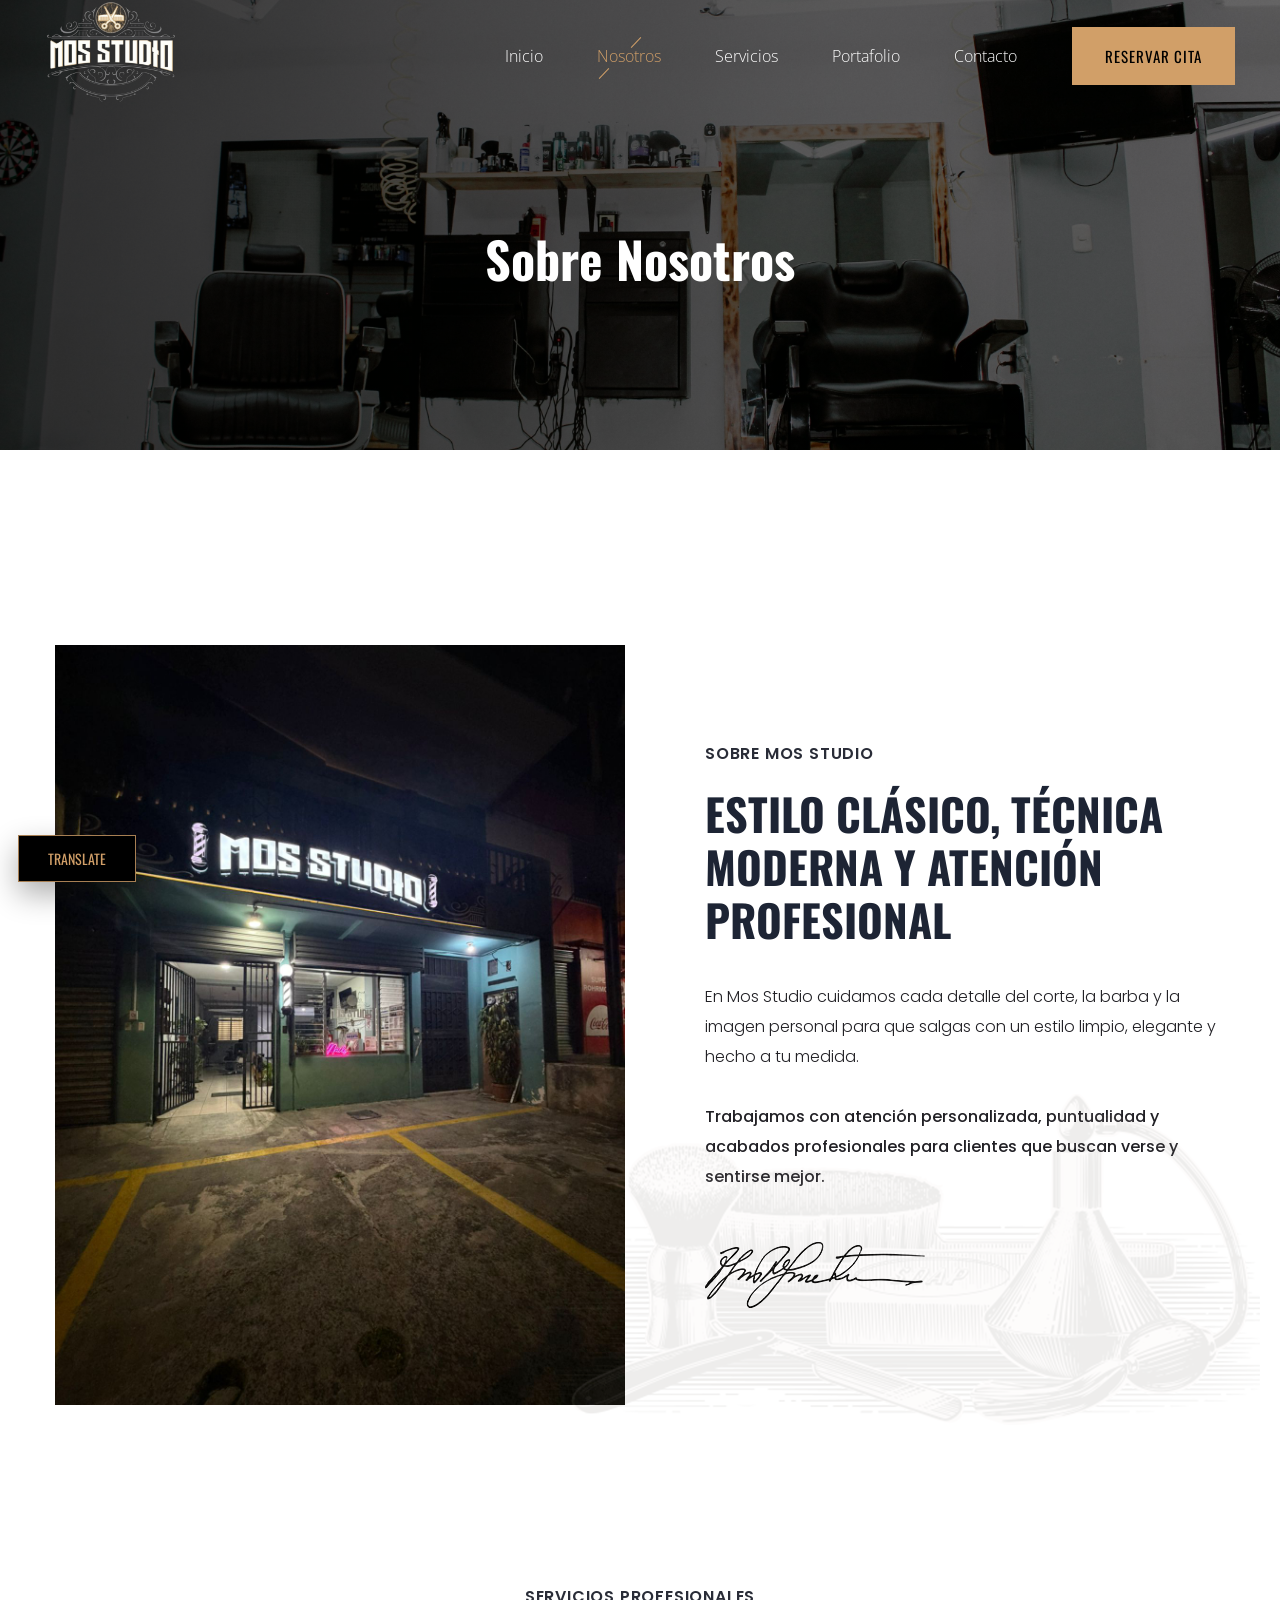
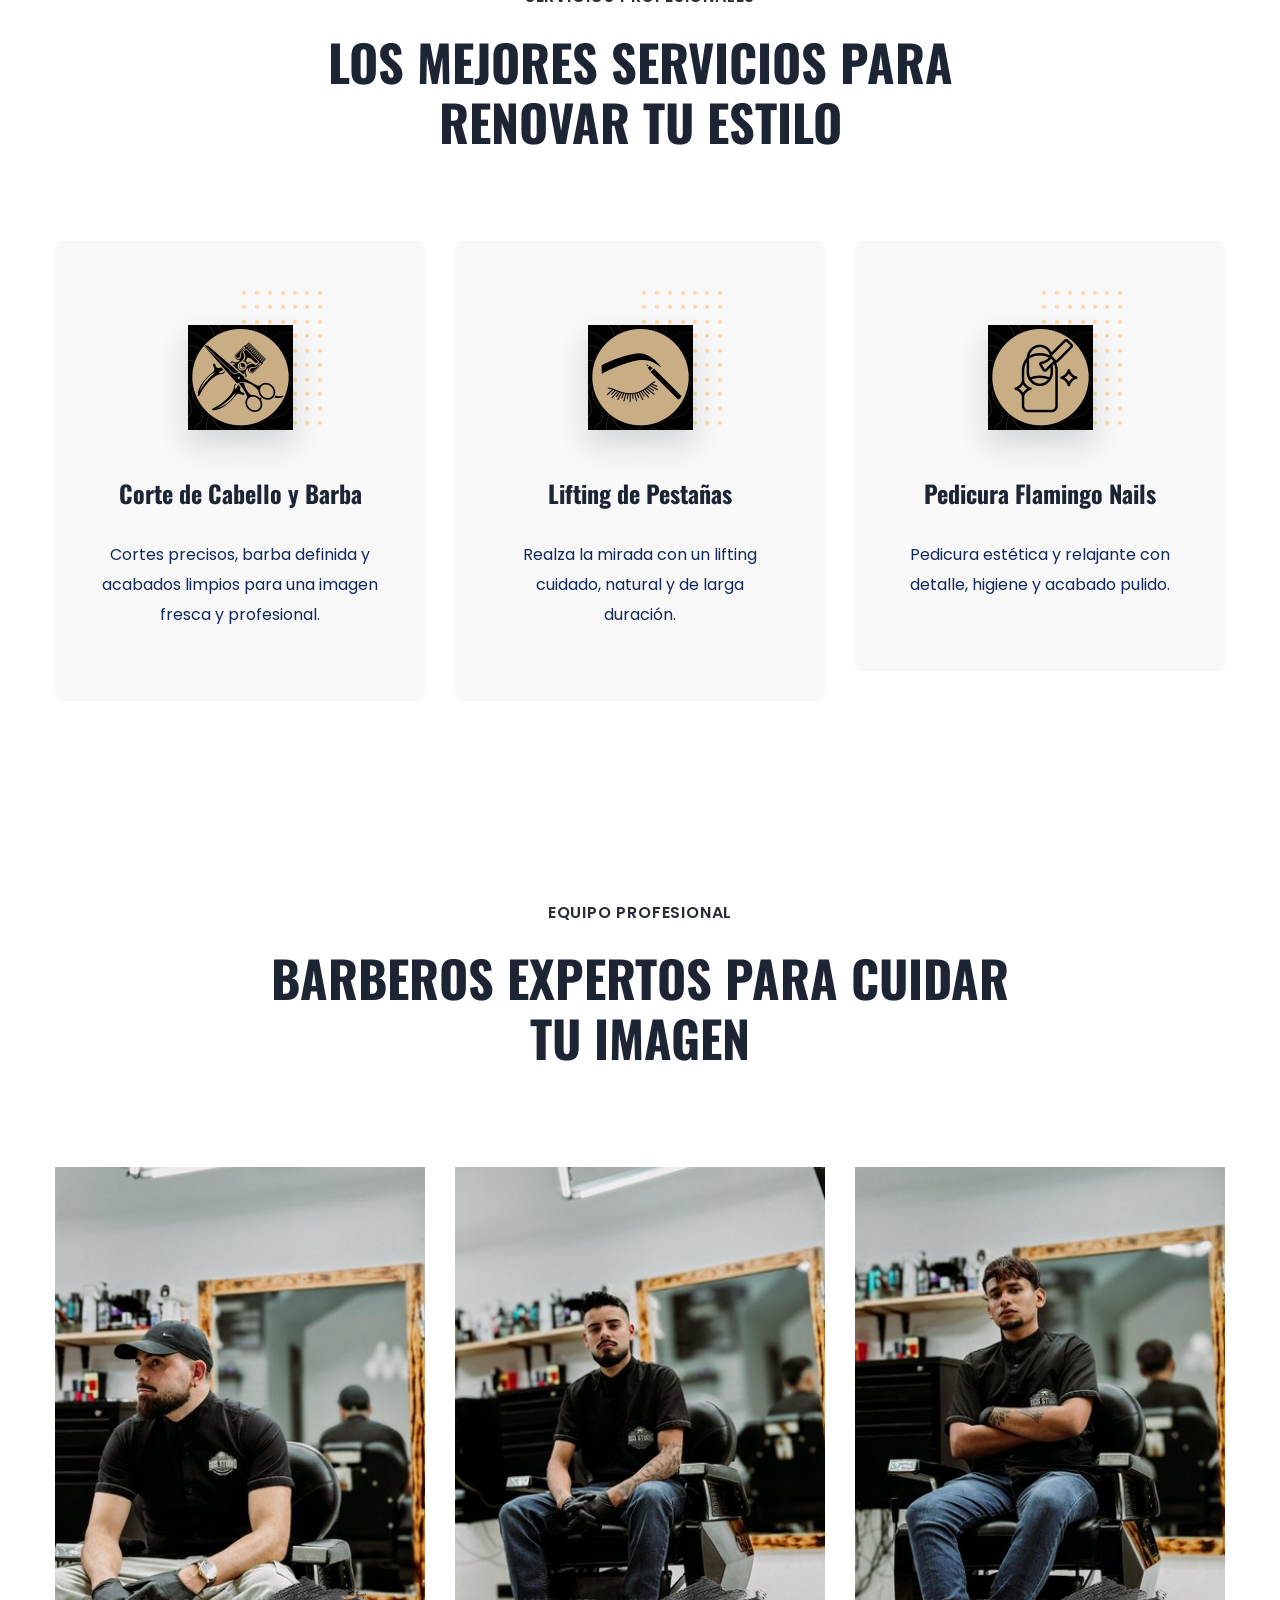
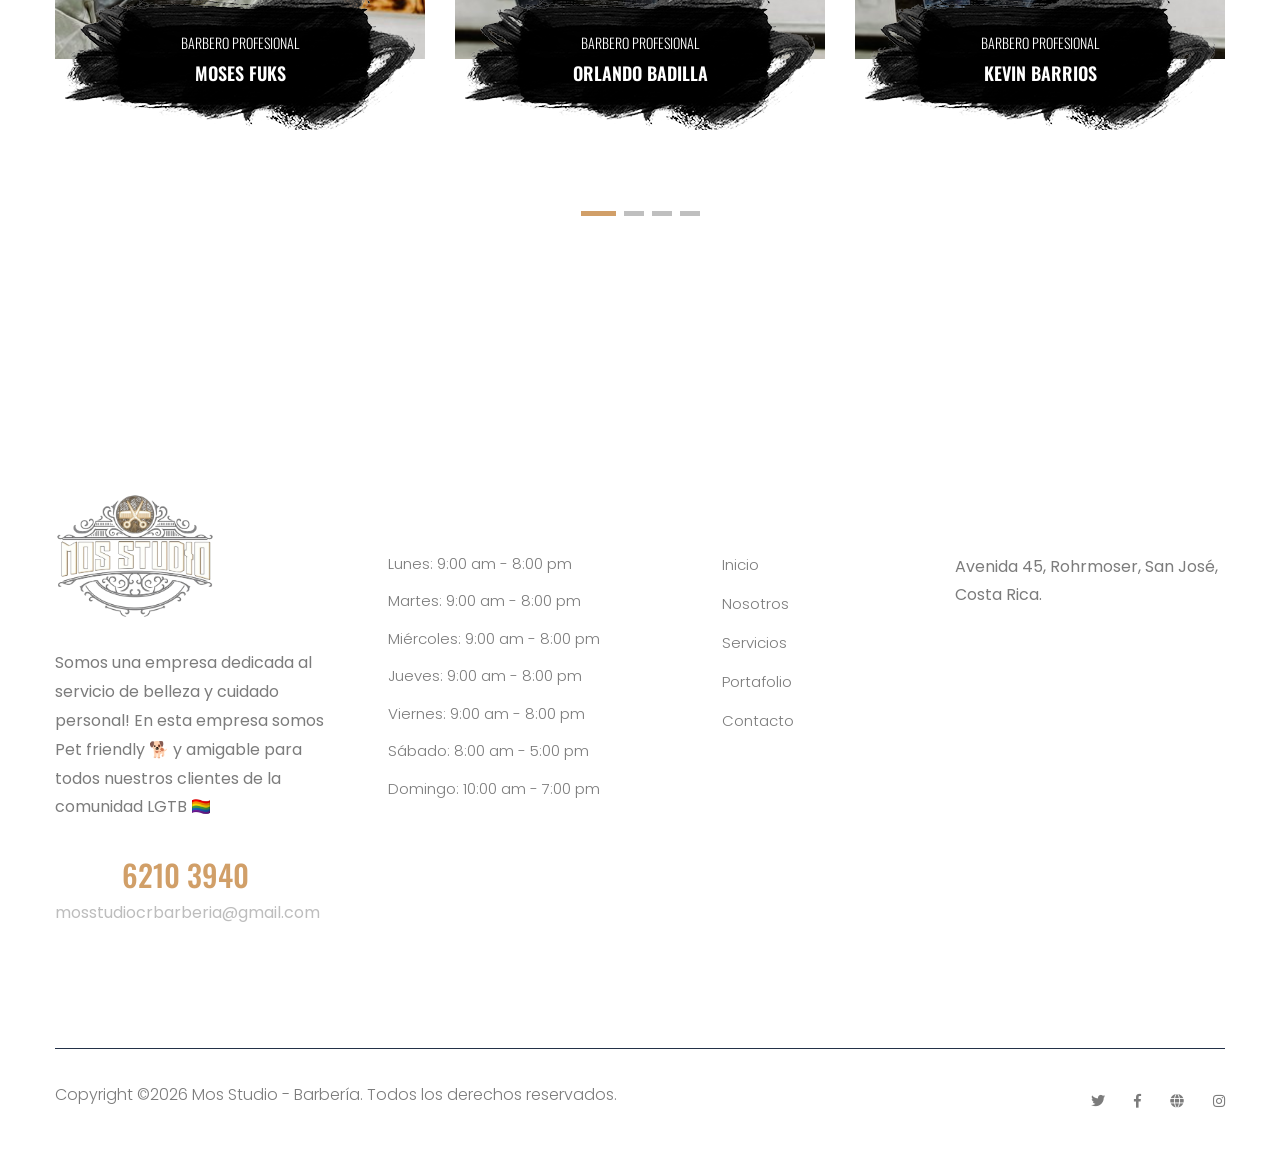
<file: about.html>
<!doctype html>
<html class="no-js" lang="es">
<head>
    <meta charset="utf-8">
    <meta http-equiv="x-ua-compatible" content="ie=edge">
    <title>Mos Studio - Barbería</title>
    <meta name="description" content="">
    <meta name="viewport" content="width=device-width, initial-scale=1">
    <link rel="manifest" href="site.webmanifest">
    <link rel="icon" type="image/png" href="assets/img/favicon.png">

	<!-- CSS here -->
	<link rel="stylesheet" href="assets/css/bootstrap.min.css">
	<link rel="stylesheet" href="assets/css/owl.carousel.min.css">
	<link rel="stylesheet" href="assets/css/slicknav.css">
    <link rel="stylesheet" href="assets/css/flaticon.css">
    <link rel="stylesheet" href="assets/css/gijgo.css">
    <link rel="stylesheet" href="assets/css/animate.min.css">
    <link rel="stylesheet" href="assets/css/animated-headline.css">
	<link rel="stylesheet" href="assets/css/magnific-popup.css">
	<link rel="stylesheet" href="assets/css/fontawesome-all.min.css">
	<link rel="stylesheet" href="assets/css/themify-icons.css">
	<link rel="stylesheet" href="assets/css/slick.css">
	<link rel="stylesheet" href="assets/css/nice-select.css">
	<link rel="stylesheet" href="assets/css/style.css">
    <link rel="stylesheet" href="assets/css/mos-brand.css">
</head>
<body>
    <!-- ? Preloader Start -->
    <div id="preloader-active">
        <div class="preloader d-flex align-items-center justify-content-center">
            <div class="preloader-inner position-relative">
                <div class="preloader-circle"></div>
                <div class="preloader-img pere-text">
                    <img src="assets/img/logo/loder.png" alt="Mos Studio">
                </div>
            </div>
        </div>
    </div>
    <!-- Preloader Start -->
    <header>
        <!--? Header Start -->
        <div class="header-area header-transparent">
            <div class="main-header header-sticky">
                <div class="container-fluid">
                    <div class="row align-items-center">
                        <!-- Logo -->
                        <div class="col-xl-2 col-lg-2 col-md-1">
                            <div class="logo">
                                <a href="index.html"><img src="assets/img/logo/logo.png" alt="Mos Studio"></a>
                            </div>
                        </div>
                        <div class="col-xl-10 col-lg-10 col-md-10">
                            <div class="menu-main d-flex align-items-center justify-content-end">
                                <!-- Main-menu -->
                                <div class="main-menu f-right d-none d-lg-block">
                                    <nav>
                                        <ul id="navigation">
                                            <li><a href="index.html">Inicio</a></li>
                                            <li class="active"><a href="about.html">Nosotros</a></li>
                                            <li><a href="services.html">Servicios</a></li>
                                            <li><a href="portfolio.html">Portafolio</a></li>
                                            <li><a href="contact.html">Contacto</a></li>
                                        </ul>
                                    </nav>
                                </div>
                                <div class="header-right-btn f-right d-none d-lg-block ml-30">
                                    <a href="https://wa.me/c/50662103940" class="btn header-btn" target="_blank" rel="noopener noreferrer">Reservar cita</a>
                                </div>
                            </div>
                        </div>   
                        <!-- Mobile Menu -->
                        <div class="col-12">
                            <div class="mobile_menu d-block d-lg-none"></div>
                        </div>
                    </div>
                </div>
            </div>
        </div>
        <!-- Header End -->
    </header>
    <main>
        <!--? Hero Start -->
        <div class="slider-area2">
            <div class="slider-height2 d-flex align-items-center">
                <div class="container">
                    <div class="row">
                        <div class="col-xl-12">
                            <div class="hero-cap hero-cap2 pt-70 text-center">
                                <h2>Sobre Nosotros</h2>
                            </div>
                        </div>
                    </div>
                </div>
            </div>
        </div>
        <!-- Hero End -->
        <!--? Nosotros Area Start -->
        <section class="about-area section-padding30 position-relative">
            <div class="container">
                <div class="row align-items-center">
                    <div class="col-lg-6 col-md-11">
                        <!-- about-img -->
                        <div class="about-img ">
                            <img src="assets/img/gallery/pricing-studio.jpeg" alt="Fachada de Mos Studio">
                        </div>
                    </div>
                    <div class="col-lg-6 col-md-12">
                        <div class="about-caption">
                            <!-- Section Tittle -->
                            <div class="section-tittle section-tittle3 mb-35">
                                <span>Sobre Mos Studio</span>
                                <h2>Estilo clásico, técnica moderna y atención profesional</h2>
                            </div>
                            <p class="mb-30 pera-bottom">En Mos Studio cuidamos cada detalle del corte, la barba y la imagen personal para que salgas con un estilo limpio, elegante y hecho a tu medida.</p>
                            <p class="pera-top mb-50">Trabajamos con atención personalizada, puntualidad y acabados profesionales para clientes que buscan verse y sentirse mejor.</p>
                            <img src="assets/img/gallery/signature.png" alt="">
                        </div>
                    </div>
                </div>
            </div>
            <!-- Nosotros Shape -->
            <div class="about-shape">
                <img src="assets/img/gallery/about-shape.png" alt="">
            </div>
        </section>
        <!-- Nosotros-2 Area End -->
        <!--? Servicios Area Start -->
        <section class="service-area pb-170">
            <div class="container">
                <!-- Section Tittle -->
                <div class="row d-flex justify-content-center">
                    <div class="col-xl-7 col-lg-8 col-md-11 col-sm-11">
                        <div class="section-tittle text-center mb-90">
                            <span>Servicios Profesionales</span>
                            <h2>Los mejores servicios para renovar tu estilo</h2>
                        </div>
                    </div>
                </div>
                <!-- Section caption -->
                <div class="row">
                    <div class="col-xl-4 col-lg-4 col-md-6">
                        <div class="services-caption text-center mb-30">
                            <div class="service-icon">
                                <img class="mos-service-icon-img" src="assets/img/services/servicio-corte-barba.jpg" alt="Icono de corte de cabello y barba" loading="lazy" decoding="async">
                            </div> 
                            <div class="service-cap">
                                <h4><a href="#">Corte de Cabello y Barba</a></h4>
                                <p>Cortes precisos, barba definida y acabados limpios para una imagen fresca y profesional.</p>
                            </div>
                        </div>
                    </div>
                    <div class="col-xl-4 col-lg-4 col-md-6">
                        <div class="services-caption active text-center mb-30">
                            <div class="service-icon">
                                <img class="mos-service-icon-img" src="assets/img/services/servicio-lifting-pestanas.jpg" alt="Icono de lifting de pestañas" loading="lazy" decoding="async">
                            </div> 
                            <div class="service-cap">
                                <h4><a href="#">Lifting de Pestañas</a></h4>
                                <p>Realza la mirada con un lifting cuidado, natural y de larga duración.</p>
                            </div>
                        </div>
                    </div> 
                    <div class="col-xl-4 col-lg-4 col-md-6">
                        <div class="services-caption text-center mb-30">
                            <div class="service-icon">
                                <img class="mos-service-icon-img" src="assets/img/services/servicio-pedicura-flamingo.jpg" alt="Icono de pedicura Flamingo Nails" loading="lazy" decoding="async">
                            </div> 
                            <div class="service-cap">
                                <h4><a href="#">Pedicura Flamingo Nails</a></h4>
                                <p>Pedicura estética y relajante con detalle, higiene y acabado pulido.</p>
                            </div>
                        </div>
                    </div>
                </div>
            </div>
        </section>
        <!-- Servicios Area End -->
        <!--? Team Start -->
        <div class="team-area pb-180">
            <div class="container">
                <!-- Section Tittle -->
                <div class="row justify-content-center">
                    <div class="col-xl-8 col-lg-8 col-md-11 col-sm-11">
                        <div class="section-tittle text-center mb-100">
                            <span>Equipo Profesional</span>
                            <h2>Barberos expertos para cuidar tu imagen</h2>
                        </div>
                    </div>
                </div>
                <div class="row team-active dot-style">
                    <!-- single Tem -->
                    <div class="col-xl-4 col-lg-4 col-md-6 col-sm-6">
                        <div class="single-team mb-80 text-center">
                            <div class="team-img">
                                <img src="assets/img/team/moses.jpg" alt="Moses, barbero profesional de Mos Studio" loading="lazy" decoding="async">
                            </div>
                            <div class="team-caption">
                                <span>Barbero Profesional</span>
                                <h3><a href="#">Moses Fuks</a></h3>
                            </div>
                        </div>
                    </div>
                    <div class="col-xl-4 col-lg-4 col-md-6 col-sm-6">
                        <div class="single-team mb-80 text-center">
                            <div class="team-img">
                                <img src="assets/img/team/orlando.jpg" alt="Orlando, barbero profesional de Mos Studio" loading="lazy" decoding="async">
                            </div>
                            <div class="team-caption">
                                <span>Barbero Profesional</span>
                                <h3><a href="#">Orlando Badilla</a></h3>
                            </div>
                        </div>
                    </div>
                    <div class="col-xl-4 col-lg-4 col-md-6 col-sm-6">
                        <div class="single-team mb-80 text-center">
                            <div class="team-img">
                                <img src="assets/img/team/kevin.jpg" alt="Kevin, barbero profesional de Mos Studio" loading="lazy" decoding="async">
                            </div>
                            <div class="team-caption">
                                <span>Barbero Profesional</span>
                                <h3><a href="#">Kevin Barrios</a></h3>
                            </div>
                        </div>
                    </div>
                    <div class="col-xl-4 col-lg-4 col-md-6 col-sm-6">
                        <div class="single-team mb-80 text-center">
                            <div class="team-img">
                                <img src="assets/img/team/nala.jpg" alt="Nala, mascota oficial de Mos Studio" loading="lazy" decoding="async">
                            </div>
                            <div class="team-caption">
                                <span>Mascota Oficial</span>
                                <h3><a href="#">Nala</a></h3>
                            </div>
                        </div>
                    </div>
                </div>
            </div>
        </div>
        <!-- Team End -->
    </main>
    <footer>
        <!--? Footer Start-->
        <div class="footer-area section-bg" data-background="assets/img/gallery/footer_bg.png">
            <div class="container">
                <div class="footer-top footer-padding">
                    <div class="row d-flex justify-content-between">
                        <div class="col-xl-3 col-lg-4 col-md-5 col-sm-8">
                            <div class="single-footer-caption mb-50">
                                <!-- logo -->
                                <div class="footer-logo">
                                    <a href="index.html"><img src="assets/img/logo/logo2_footer.png" alt="Mos Studio"></a>
                                </div>
                                <div class="footer-tittle mos-footer-info">
                                    <div class="footer-pera">
                                        <p class="info1">Somos una empresa dedicada al servicio de belleza y cuidado personal! En esta empresa somos Pet friendly &#128021; y amigable para todos nuestros clientes de la comunidad LGTB &#127987;&#65039;&#8205;&#127752;</p>
                                    </div>
                                </div>
                                <div class="footer-number mos-footer-contact">
                                    <h4><a href="tel:+50662103940"><span>+506 </span>6210 3940</a></h4>
                                    <p><a href="mailto:mosstudiocrbarberia@gmail.com">mosstudiocrbarberia@gmail.com</a></p>
                                </div>
                            </div>
                        </div>
                        <div class="col-xl-3 col-lg-3 col-md-4 col-sm-6">
                            <div class="single-footer-caption mb-50">
                                <div class="footer-tittle mos-footer-list">
                                    <h4>Horarios</h4>
                                    <ul>
                                        <li><span>Lunes: 9:00 am - 8:00 pm</span></li>
                                        <li><span>Martes: 9:00 am - 8:00 pm</span></li>
                                        <li><span>Miércoles: 9:00 am - 8:00 pm</span></li>
                                        <li><span>Jueves: 9:00 am - 8:00 pm</span></li>
                                        <li><span>Viernes: 9:00 am - 8:00 pm</span></li>
                                        <li><span>Sábado: 8:00 am - 5:00 pm</span></li>
                                        <li><span>Domingo: 10:00 am - 7:00 pm</span></li>
                                    </ul>
                                </div>
                            </div>
                        </div>
                        <div class="col-xl-2 col-lg-2 col-md-3 col-sm-5">
                            <div class="single-footer-caption mb-50">
                                <div class="footer-tittle">
                                    <h4>Menú</h4>
                                    <ul>
                                        <li><a href="index.html">Inicio</a></li>
                                        <li><a href="about.html">Nosotros</a></li>
                                        <li><a href="services.html">Servicios</a></li>
                                        <li><a href="portfolio.html">Portafolio</a></li>
                                        <li><a href="contact.html">Contacto</a></li>
                                    </ul>
                                </div>
                            </div>
                        </div>
                        <div class="col-xl-3 col-lg-3 col-md-5 col-sm-7">
                            <div class="single-footer-caption mb-50">
                                <div class="footer-tittle mos-footer-location">
                                    <h4>Ubicación</h4>
                                    <div class="footer-pera">
                                        <p class="info1">Avenida 45, Rohrmoser, San José, Costa Rica.</p>
                                    </div>
                                </div>
                            </div>
                        </div>
                    </div>
                </div>
                <div class="footer-bottom">
                    <div class="row d-flex justify-content-between align-items-center">
                        <div class="col-xl-9 col-lg-8">
                            <div class="footer-copy-right">
                                <p><!-- Link back to Colorlib can't be removed. Template is licensed under CC BY 3.0. -->
  Copyright &copy;<script>document.write(new Date().getFullYear());</script> Mos Studio - Barbería. Todos los derechos reservados.
  <!-- Link back to Colorlib can't be removed. Template is licensed under CC BY 3.0. --></p>
                            </div>
                        </div>
                        <div class="col-xl-3 col-lg-4">
                            <!-- Footer Social -->
                            <div class="footer-social f-right">
                                <a href="#"><i class="fab fa-twitter"></i></a>
                                <a href="https://www.facebook.com/sai4ull"><i class="fab fa-facebook-f"></i></a>
                                <a href="#"><i class="fas fa-globe"></i></a>
                                <a href="#"><i class="fab fa-instagram"></i></a>
                            </div>
                        </div>
                    </div>
                </div>
            </div>
        </div>
        <!-- Footer End-->
    </footer>
    <div class="mos-translate" aria-label="Traductor de idiomas">
        <button class="mos-translate__button" type="button" aria-expanded="false" aria-controls="mos-translate-panel">Translate</button>
        <div class="mos-translate__panel" id="mos-translate-panel">
            <span class="mos-translate__label">Selecciona idioma</span>
            <div id="google_translate_element"></div>
        </div>
    </div>

    <!-- Scroll Up -->
    <div id="back-top" >
        <a title="Volver arriba" href="#"> <i class="fas fa-level-up-alt"></i></a>
    </div>

    <!-- JS here -->

    <script src="./assets/js/vendor/modernizr-3.5.0.min.js"></script>
    <!-- Jquery, Popper, Bootstrap -->
    <script src="./assets/js/vendor/jquery-1.12.4.min.js"></script>
    <script src="./assets/js/popper.min.js"></script>
    <script src="./assets/js/bootstrap.min.js"></script>
    <!-- Jquery Mobile Menu -->
    <script src="./assets/js/jquery.slicknav.min.js"></script>

    <!-- Jquery Slick , Owl-Carousel Plugins -->
    <script src="./assets/js/owl.carousel.min.js"></script>
    <script src="./assets/js/slick.min.js"></script>
    <!-- One Page, Animated-HeadLin -->
    <script src="./assets/js/wow.min.js"></script>
    <script src="./assets/js/animated.headline.js"></script>
    <script src="./assets/js/jquery.magnific-popup.js"></script>

    <!-- Date Picker -->
    <script src="./assets/js/gijgo.min.js"></script>
    <!-- Nice-select, sticky -->
    <script src="./assets/js/jquery.nice-select.min.js"></script>
    <script src="./assets/js/jquery.sticky.js"></script>
    
    <!-- counter , waypoint,Hover Direction -->
    <script src="./assets/js/jquery.counterup.min.js"></script>
    <script src="./assets/js/waypoints.min.js"></script>
    <script src="./assets/js/jquery.countdown.min.js"></script>
    <script src="./assets/js/hover-direction-snake.min.js"></script>

    <!-- contact js -->
    <script src="./assets/js/contact.js"></script>
    <script src="./assets/js/jquery.form.js"></script>
    <script src="./assets/js/jquery.validate.min.js"></script>
    <script src="./assets/js/mail-script.js"></script>
    <script src="./assets/js/jquery.ajaxchimp.min.js"></script>
    
    <!-- Jquery Plugins, main Jquery -->	
    <script src="./assets/js/plugins.js"></script>
    <script src="./assets/js/main.js"></script>
    <script src="https://translate.google.com/translate_a/element.js?cb=googleTranslateElementInit"></script>
    
    </body>
</html>
</file>
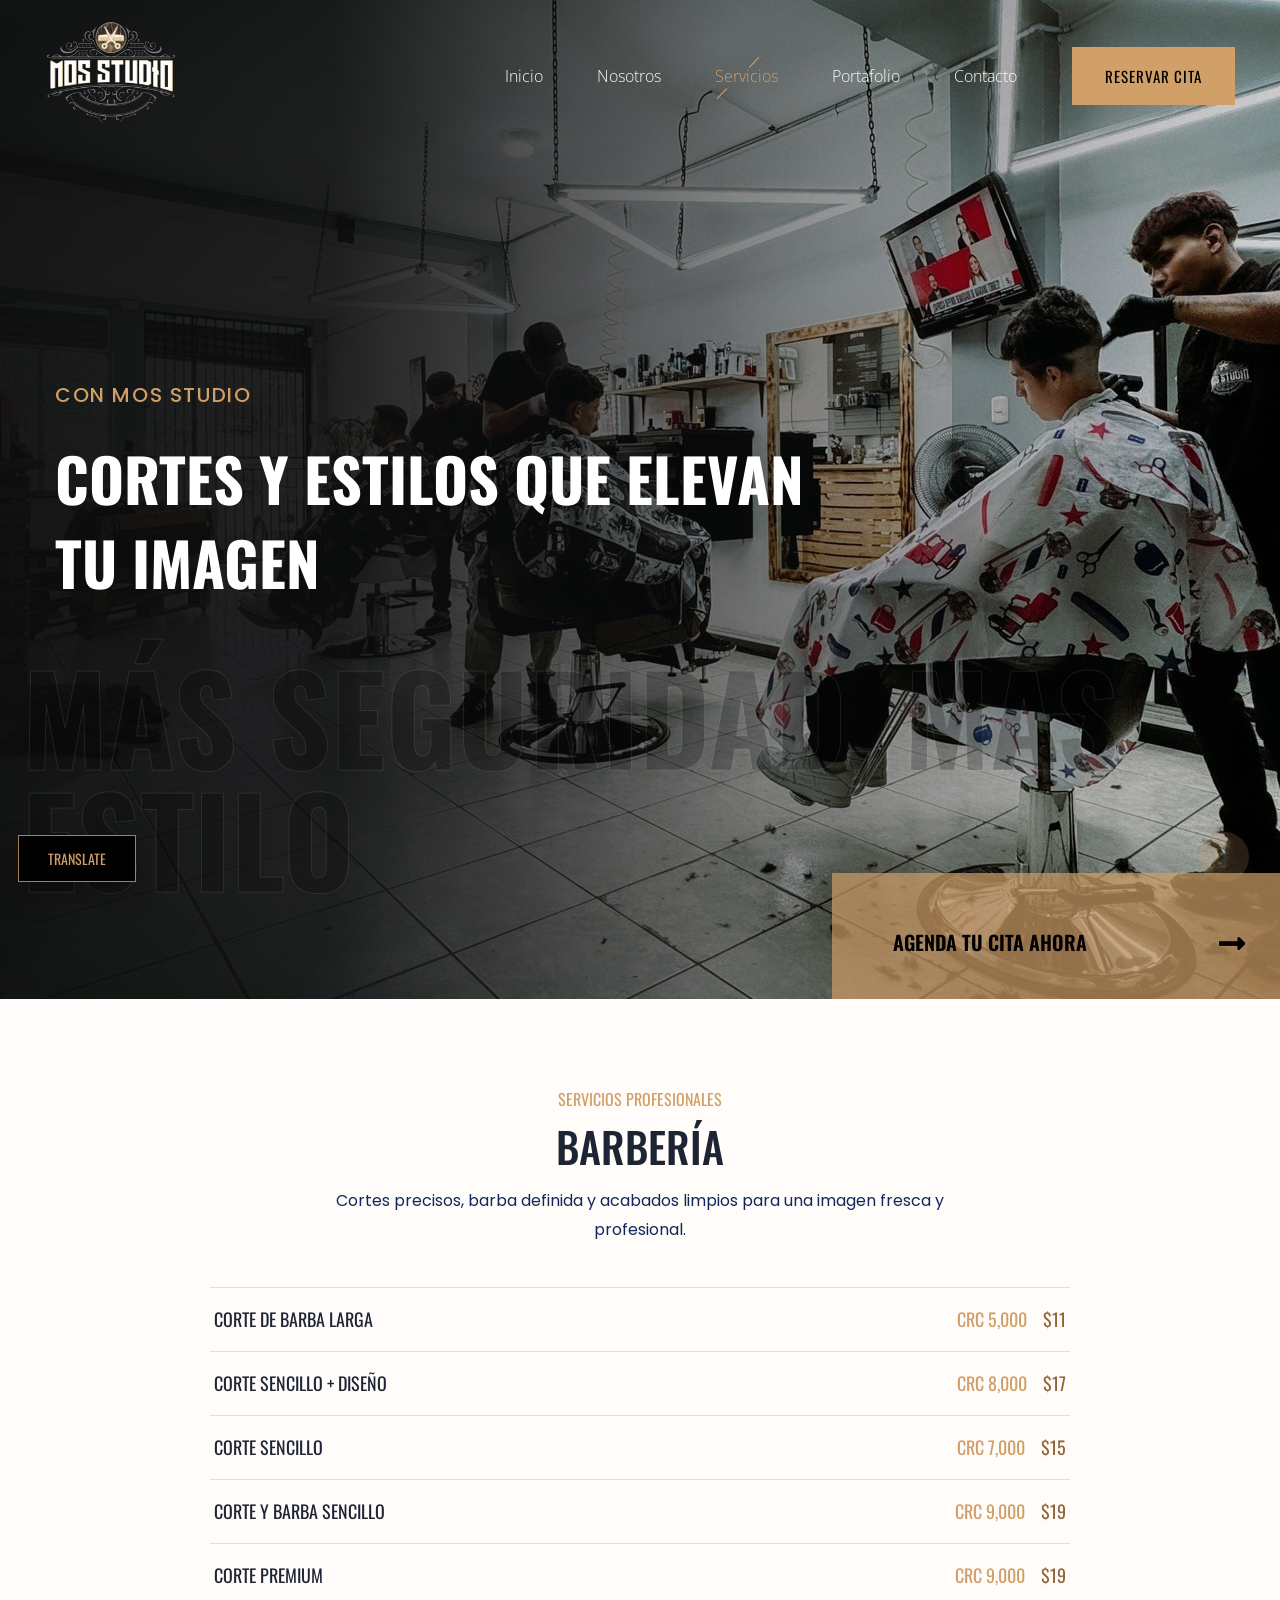
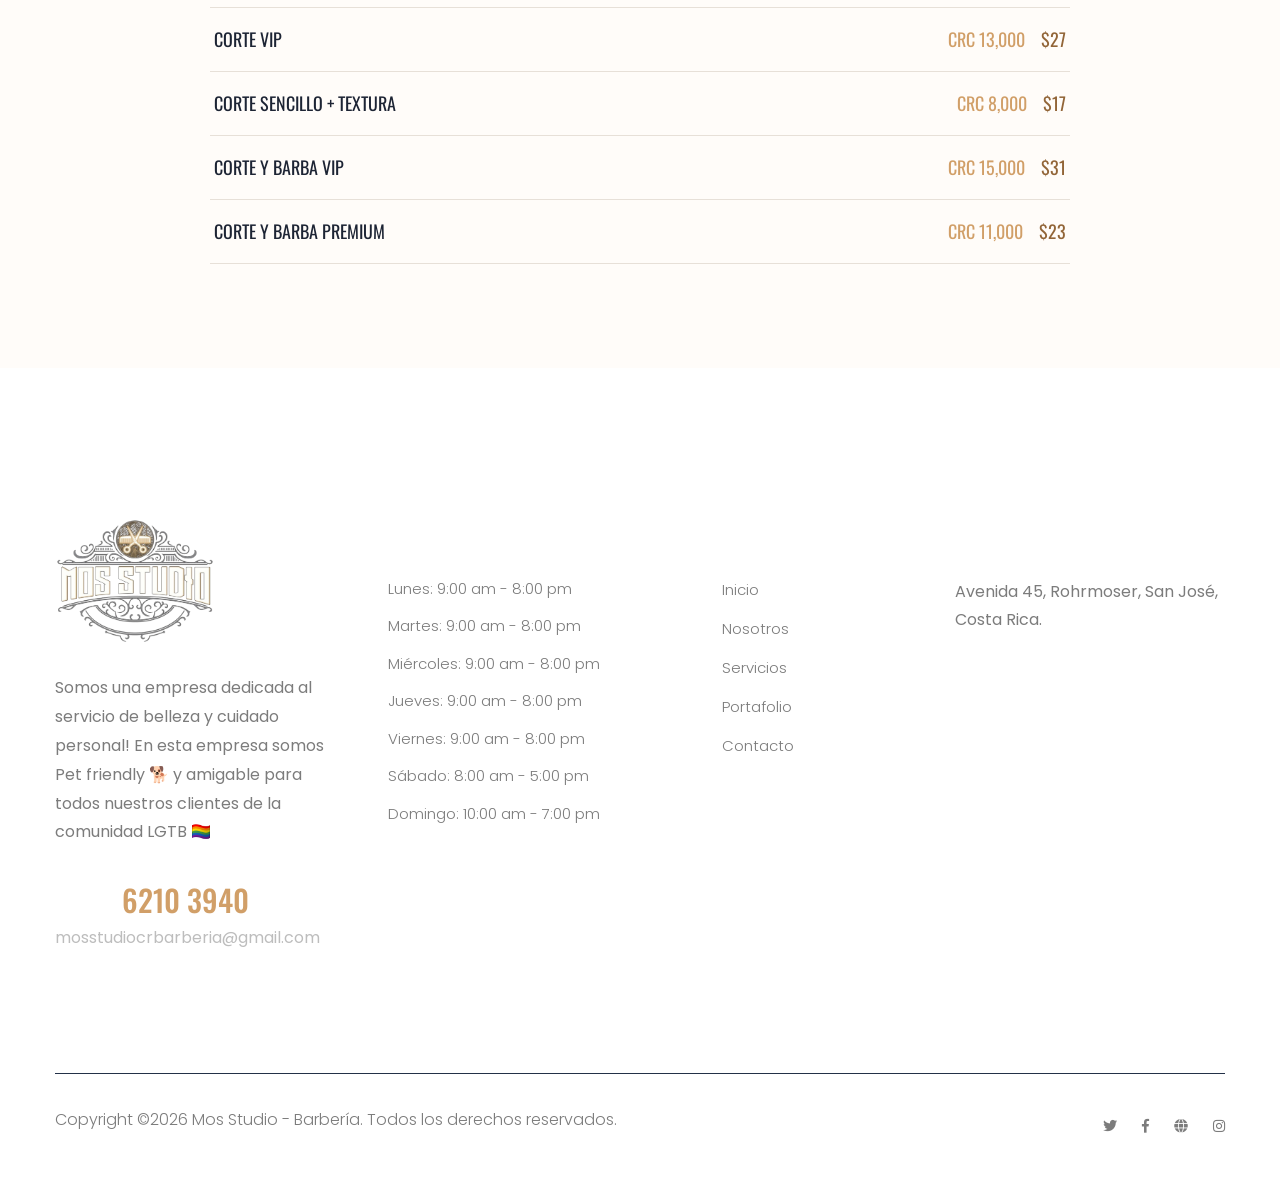
<file: barberia.html>
<!doctype html>
<html class="no-js" lang="es">
<head>
    <meta charset="utf-8">
    <meta http-equiv="x-ua-compatible" content="ie=edge">
    <title>Barbería | Mos Studio</title>
    <meta name="description" content="Cortes de cabello y barba en Mos Studio. Revisa los servicios y precios de barbería.">
    <meta name="viewport" content="width=device-width, initial-scale=1">
    <link rel="manifest" href="site.webmanifest">
    <link rel="icon" type="image/png" href="assets/img/favicon.png">
    <link rel="stylesheet" href="assets/css/bootstrap.min.css">
    <link rel="stylesheet" href="assets/css/owl.carousel.min.css">
    <link rel="stylesheet" href="assets/css/slicknav.css">
    <link rel="stylesheet" href="assets/css/flaticon.css">
    <link rel="stylesheet" href="assets/css/gijgo.css">
    <link rel="stylesheet" href="assets/css/animate.min.css">
    <link rel="stylesheet" href="assets/css/animated-headline.css">
    <link rel="stylesheet" href="assets/css/magnific-popup.css">
    <link rel="stylesheet" href="assets/css/fontawesome-all.min.css">
    <link rel="stylesheet" href="assets/css/themify-icons.css">
    <link rel="stylesheet" href="assets/css/slick.css">
    <link rel="stylesheet" href="assets/css/nice-select.css">
    <link rel="stylesheet" href="assets/css/style.css">
    <link rel="stylesheet" href="assets/css/mos-brand.css">
</head>
<body>
    <div id="preloader-active">
        <div class="preloader d-flex align-items-center justify-content-center">
            <div class="preloader-inner position-relative">
                <div class="preloader-circle"></div>
                <div class="preloader-img pere-text"><img src="assets/img/logo/loder.png" alt="Mos Studio"></div>
            </div>
        </div>
    </div>
    <header>
        <div class="header-area header-transparent pt-20">
            <div class="main-header header-sticky">
                <div class="container-fluid">
                    <div class="row align-items-center">
                        <div class="col-xl-2 col-lg-2 col-md-1">
                            <div class="logo"><a href="index.html"><img src="assets/img/logo/logo.png" alt="Mos Studio"></a></div>
                        </div>
                        <div class="col-xl-10 col-lg-10 col-md-10">
                            <div class="menu-main d-flex align-items-center justify-content-end">
                                <div class="main-menu f-right d-none d-lg-block">
                                    <nav>
                                        <ul id="navigation">
                                            <li><a href="index.html">Inicio</a></li>
                                            <li><a href="about.html">Nosotros</a></li>
                                            <li class="active"><a href="services.html">Servicios</a></li>
                                            <li><a href="portfolio.html">Portafolio</a></li>
                                            <li><a href="contact.html">Contacto</a></li>
                                        </ul>
                                    </nav>
                                </div>
                                <div class="header-right-btn f-right d-none d-lg-block ml-30">
                                    <a href="https://wa.me/c/50662103940" class="btn header-btn" target="_blank" rel="noopener noreferrer">Reservar cita</a>
                                </div>
                            </div>
                        </div>
                        <div class="col-12"><div class="mobile_menu d-block d-lg-none"></div></div>
                    </div>
                </div>
            </div>
        </div>
    </header>
    <main>
        <div class="slider-area position-relative fix">
            <div class="slider-active">
                <div class="single-slider slider-height d-flex align-items-center mos-hero-slide mos-hero-slide--one">
                    <div class="container"><div class="row"><div class="col-xl-8 col-lg-9 col-md-11 col-sm-10">
                        <div class="hero__caption">
                            <span data-animation="fadeInUp" data-delay="0.2s">con Mos Studio</span>
                            <h1 data-animation="fadeInUp" data-delay="0.5s">Cortes y estilos que elevan tu imagen</h1>
                        </div>
                    </div></div></div>
                </div>
                <div class="single-slider slider-height d-flex align-items-center mos-hero-slide mos-hero-slide--two">
                    <div class="container"><div class="row"><div class="col-xl-8 col-lg-9 col-md-11 col-sm-10">
                        <div class="hero__caption">
                            <span data-animation="fadeInUp" data-delay="0.2s">con Mos Studio</span>
                            <h1 data-animation="fadeInUp" data-delay="0.5s">Profesionales para Caballeros y Damas</h1>
                        </div>
                    </div></div></div>
                </div>
            </div>
            <div class="stock-text"><h2>Más seguridad, más estilo</h2><h2>Más seguridad, más estilo</h2></div>
            <div class="thumb-content-box"><div class="thumb-content">
                <h3>agenda tu cita ahora</h3>
                <a href="https://wa.me/c/50662103940" target="_blank" rel="noopener noreferrer" aria-label="Ver catálogo de Mos Studio en WhatsApp"><i class="fas fa-long-arrow-alt-right"></i></a>
            </div></div>
        </div>
        <section class="mos-service-detail" aria-labelledby="service-title">
            <div class="container">
                <div class="mos-service-detail__header">
                    <span class="mos-service-detail__eyebrow">Servicios profesionales</span>
                    <h2 class="mos-service-detail__title" id="service-title">Barbería</h2>
                    <p class="mos-service-detail__description">Cortes precisos, barba definida y acabados limpios para una imagen fresca y profesional.</p>
                </div>
                <ul class="mos-service-price-list" aria-label="Servicios y precios de barbería">
                    <li><span>Corte de barba larga</span><span class="mos-service-price-list__amounts"><span>CRC 5,000</span><span>$11</span></span></li>
                    <li><span>Corte sencillo + diseño</span><span class="mos-service-price-list__amounts"><span>CRC 8,000</span><span>$17</span></span></li>
                    <li><span>Corte sencillo</span><span class="mos-service-price-list__amounts"><span>CRC 7,000</span><span>$15</span></span></li>
                    <li><span>Corte y barba sencillo</span><span class="mos-service-price-list__amounts"><span>CRC 9,000</span><span>$19</span></span></li>
                    <li><span>Corte Premium</span><span class="mos-service-price-list__amounts"><span>CRC 9,000</span><span>$19</span></span></li>
                    <li><span>Corte VIP</span><span class="mos-service-price-list__amounts"><span>CRC 13,000</span><span>$27</span></span></li>
                    <li><span>Corte sencillo + textura</span><span class="mos-service-price-list__amounts"><span>CRC 8,000</span><span>$17</span></span></li>
                    <li><span>Corte y barba VIP</span><span class="mos-service-price-list__amounts"><span>CRC 15,000</span><span>$31</span></span></li>
                    <li><span>Corte y barba Premium</span><span class="mos-service-price-list__amounts"><span>CRC 11,000</span><span>$23</span></span></li>
                </ul>
            </div>
        </section>
    </main>
    <footer>
        <div class="footer-area section-bg" data-background="assets/img/gallery/footer_bg.png">
            <div class="container">
                <div class="footer-top footer-padding"><div class="row d-flex justify-content-between">
                    <div class="col-xl-3 col-lg-4 col-md-5 col-sm-8"><div class="single-footer-caption mb-50">
                        <div class="footer-logo"><a href="index.html"><img src="assets/img/logo/logo2_footer.png" alt="Mos Studio"></a></div>
                        <div class="footer-tittle mos-footer-info"><div class="footer-pera"><p class="info1">Somos una empresa dedicada al servicio de belleza y cuidado personal! En esta empresa somos Pet friendly &#128021; y amigable para todos nuestros clientes de la comunidad LGTB &#127987;&#65039;&#8205;&#127752;</p></div></div>
                        <div class="footer-number mos-footer-contact"><h4><a href="tel:+50662103940"><span>+506 </span>6210 3940</a></h4><p><a href="mailto:mosstudiocrbarberia@gmail.com">mosstudiocrbarberia@gmail.com</a></p></div>
                    </div></div>
                    <div class="col-xl-3 col-lg-3 col-md-4 col-sm-6"><div class="single-footer-caption mb-50"><div class="footer-tittle mos-footer-list">
                        <h4>Horarios</h4><ul>
                            <li><span>Lunes: 9:00 am - 8:00 pm</span></li><li><span>Martes: 9:00 am - 8:00 pm</span></li><li><span>Miércoles: 9:00 am - 8:00 pm</span></li><li><span>Jueves: 9:00 am - 8:00 pm</span></li><li><span>Viernes: 9:00 am - 8:00 pm</span></li><li><span>Sábado: 8:00 am - 5:00 pm</span></li><li><span>Domingo: 10:00 am - 7:00 pm</span></li>
                        </ul>
                    </div></div></div>
                    <div class="col-xl-2 col-lg-2 col-md-3 col-sm-5"><div class="single-footer-caption mb-50"><div class="footer-tittle">
                        <h4>Menú</h4><ul><li><a href="index.html">Inicio</a></li><li><a href="about.html">Nosotros</a></li><li><a href="services.html">Servicios</a></li><li><a href="portfolio.html">Portafolio</a></li><li><a href="contact.html">Contacto</a></li></ul>
                    </div></div></div>
                    <div class="col-xl-3 col-lg-3 col-md-5 col-sm-7"><div class="single-footer-caption mb-50"><div class="footer-tittle mos-footer-location">
                        <h4>Ubicación</h4><div class="footer-pera"><p class="info1">Avenida 45, Rohrmoser, San José, Costa Rica.</p></div>
                    </div></div></div>
                </div></div>
                <div class="footer-bottom"><div class="row d-flex justify-content-between align-items-center">
                    <div class="col-xl-9 col-lg-8"><div class="footer-copy-right"><p>Copyright &copy;<script>document.write(new Date().getFullYear());</script> Mos Studio - Barbería. Todos los derechos reservados.</p></div></div>
                    <div class="col-xl-3 col-lg-4"><div class="footer-social f-right"><a href="#" aria-label="Twitter"><i class="fab fa-twitter"></i></a><a href="https://www.facebook.com/sai4ull" aria-label="Facebook"><i class="fab fa-facebook-f"></i></a><a href="#" aria-label="Sitio web"><i class="fas fa-globe"></i></a><a href="#" aria-label="Instagram"><i class="fab fa-instagram"></i></a></div></div>
                </div></div>
            </div>
        </div>
    </footer>
    <div class="mos-translate" aria-label="Traductor de idiomas">
        <button class="mos-translate__button" type="button" aria-expanded="false" aria-controls="mos-translate-panel">Translate</button>
        <div class="mos-translate__panel" id="mos-translate-panel"><span class="mos-translate__label">Selecciona idioma</span><div id="google_translate_element"></div></div>
    </div>
    <div id="back-top"><a title="Volver arriba" href="#"><i class="fas fa-level-up-alt"></i></a></div>
    <script src="./assets/js/vendor/modernizr-3.5.0.min.js"></script>
    <script src="./assets/js/vendor/jquery-1.12.4.min.js"></script>
    <script src="./assets/js/popper.min.js"></script>
    <script src="./assets/js/bootstrap.min.js"></script>
    <script src="./assets/js/jquery.slicknav.min.js"></script>
    <script src="./assets/js/owl.carousel.min.js"></script>
    <script src="./assets/js/slick.min.js"></script>
    <script src="./assets/js/wow.min.js"></script>
    <script src="./assets/js/animated.headline.js"></script>
    <script src="./assets/js/jquery.magnific-popup.js"></script>
    <script src="./assets/js/gijgo.min.js"></script>
    <script src="./assets/js/jquery.nice-select.min.js"></script>
    <script src="./assets/js/jquery.sticky.js"></script>
    <script src="./assets/js/jquery.counterup.min.js"></script>
    <script src="./assets/js/waypoints.min.js"></script>
    <script src="./assets/js/jquery.countdown.min.js"></script>
    <script src="./assets/js/hover-direction-snake.min.js"></script>
    <script src="./assets/js/contact.js"></script>
    <script src="./assets/js/jquery.form.js"></script>
    <script src="./assets/js/jquery.validate.min.js"></script>
    <script src="./assets/js/mail-script.js"></script>
    <script src="./assets/js/jquery.ajaxchimp.min.js"></script>
    <script src="./assets/js/plugins.js"></script>
    <script src="./assets/js/main.js"></script>
    <script src="https://translate.google.com/translate_a/element.js?cb=googleTranslateElementInit"></script>
</body>
</html>
</file>
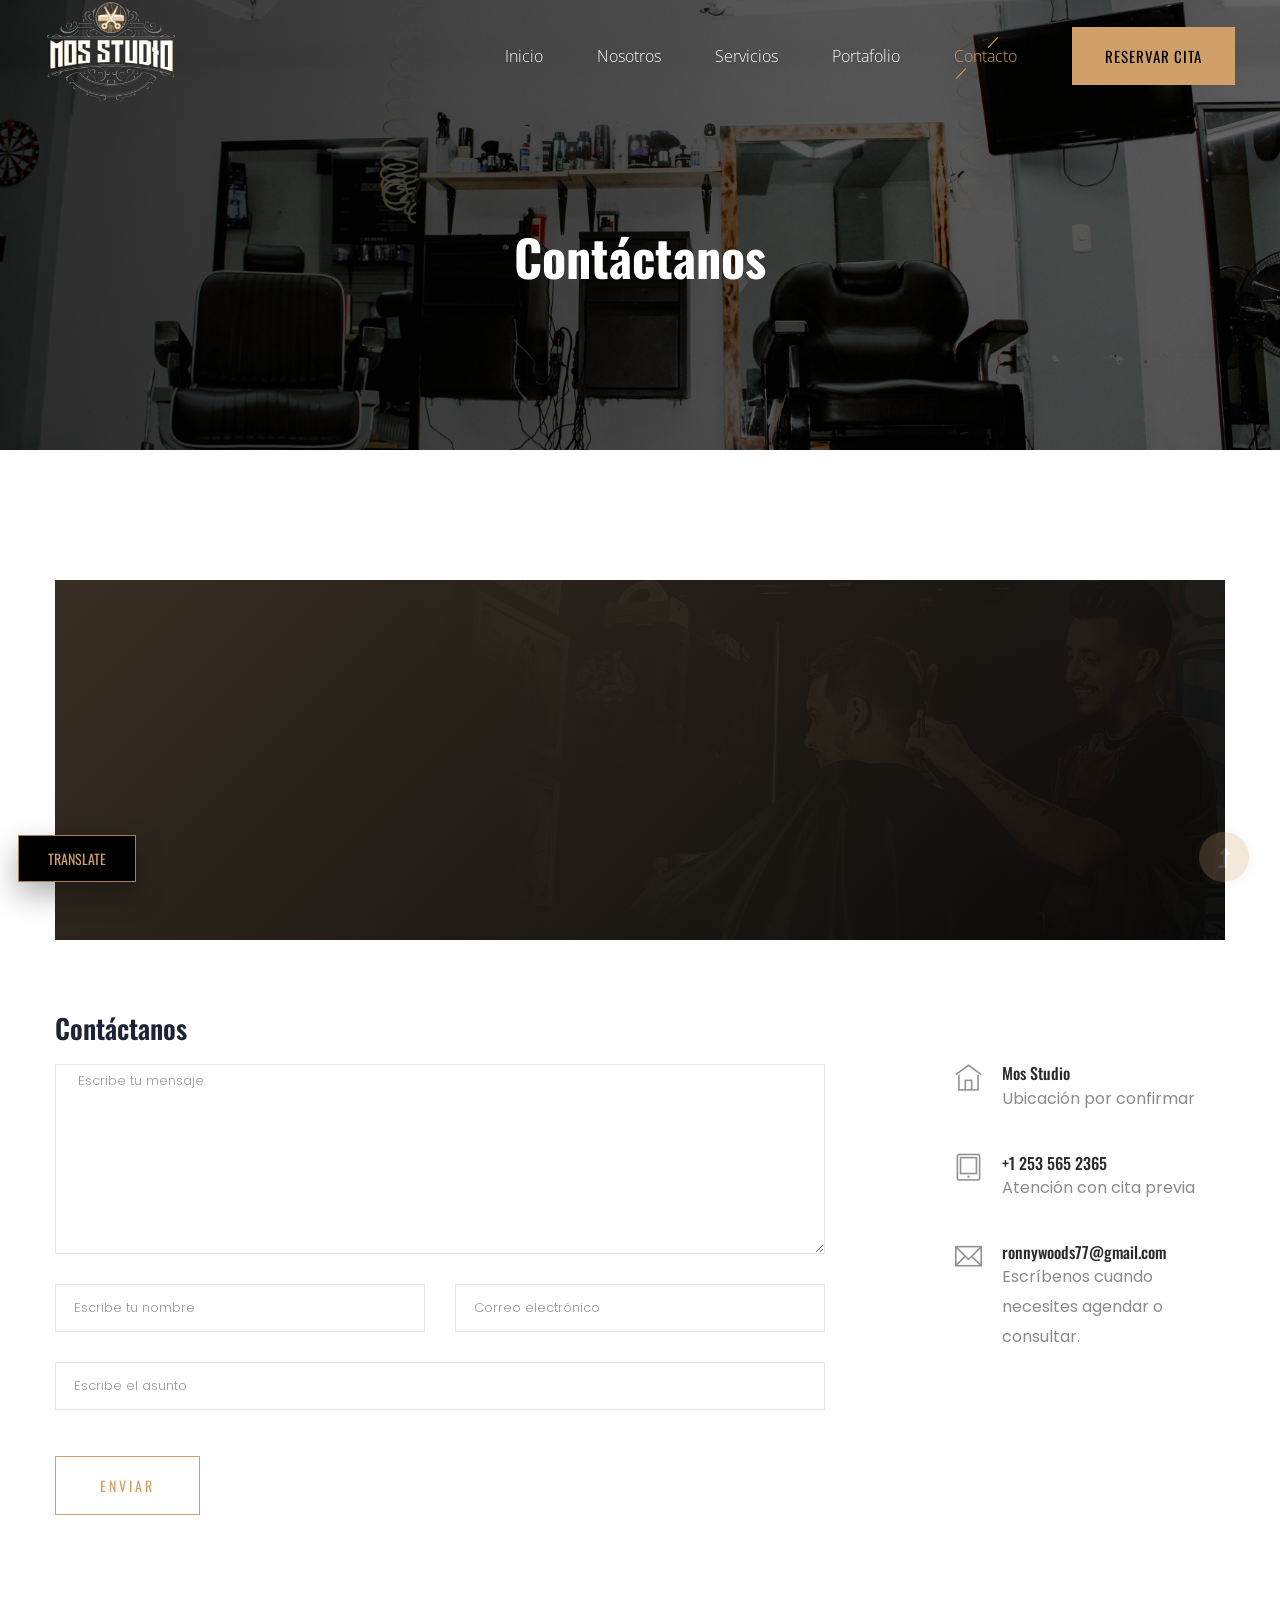
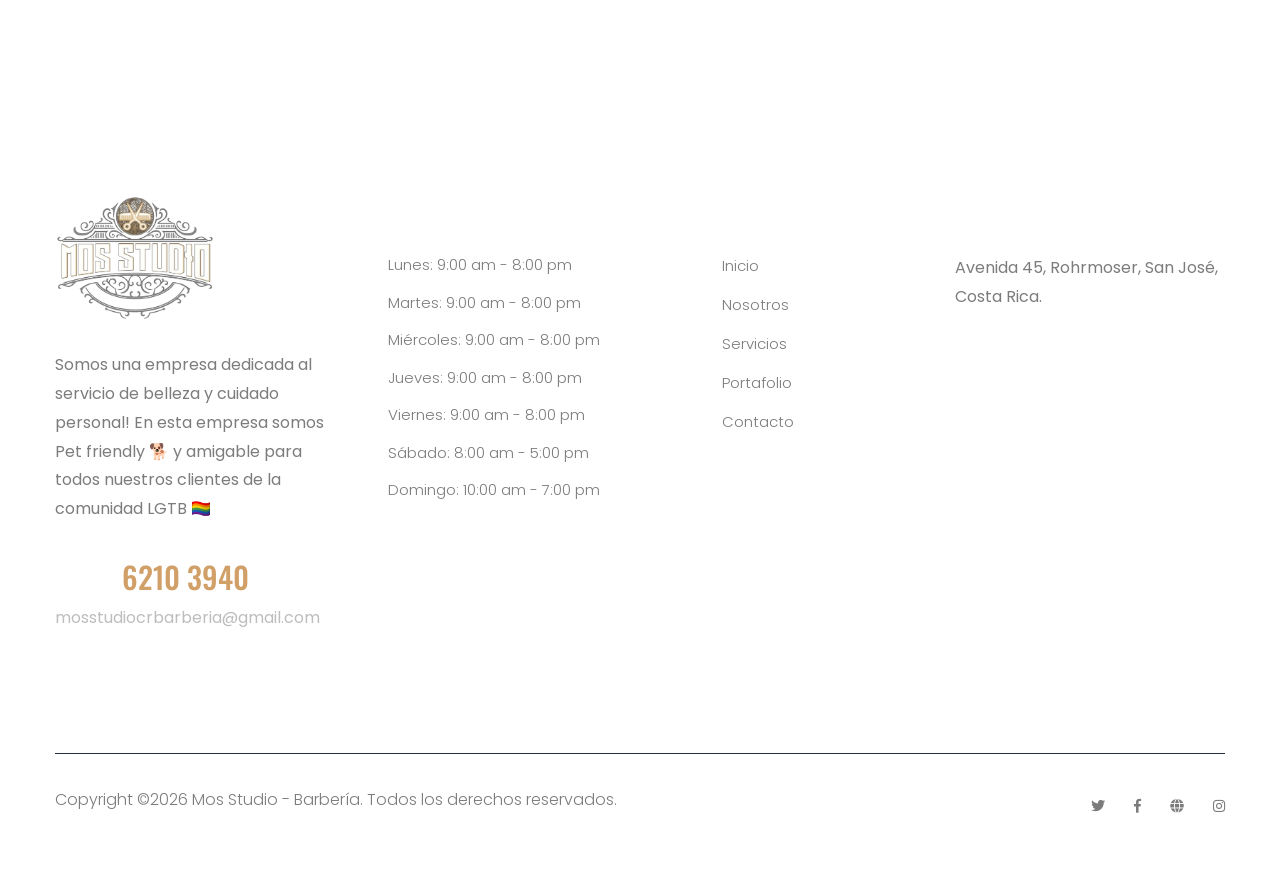
<file: contact.html>
<!doctype html>
<html class="no-js" lang="es">
<head>
    <meta charset="utf-8">
    <meta http-equiv="x-ua-compatible" content="ie=edge">
    <title>Mos Studio - Barbería</title>
    <meta name="description" content="">
    <meta name="viewport" content="width=device-width, initial-scale=1">
    <link rel="icon" type="image/png" href="assets/img/favicon.png">

   <!-- CSS here -->
    <link rel="stylesheet" href="assets/css/bootstrap.min.css">
    <link rel="stylesheet" href="assets/css/owl.carousel.min.css">
    <link rel="stylesheet" href="assets/css/slicknav.css">
    <link rel="stylesheet" href="assets/css/animate.min.css">
    <link rel="stylesheet" href="assets/css/magnific-popup.css">
    <link rel="stylesheet" href="assets/css/fontawesome-all.min.css">
    <link rel="stylesheet" href="assets/css/themify-icons.css">
    <link rel="stylesheet" href="assets/css/themify-icons.css">
    <link rel="stylesheet" href="assets/css/slick.css">
    <link rel="stylesheet" href="assets/css/nice-select.css">
    <link rel="stylesheet" href="assets/css/style.css">
    <link rel="stylesheet" href="assets/css/mos-brand.css">
</head>
<body>
    <!--? Preloader Start -->
    <div id="preloader-active">
        <div class="preloader d-flex align-items-center justify-content-center">
            <div class="preloader-inner position-relative">
                <div class="preloader-circle"></div>
                <div class="preloader-img pere-text">
                    <img src="assets/img/logo/loder.png" alt="Mos Studio">
                </div>
            </div>
        </div>
    </div>
    <!-- Preloader Start -->
    <header>
        <!--? Header Start -->
        <div class="header-area header-transparent">
            <div class="main-header header-sticky">
                <div class="container-fluid">
                    <div class="row align-items-center">
                        <!-- Logo -->
                        <div class="col-xl-2 col-lg-2 col-md-1">
                            <div class="logo">
                                <a href="index.html"><img src="assets/img/logo/logo.png" alt="Mos Studio"></a>
                            </div>
                        </div>
                        <div class="col-xl-10 col-lg-10 col-md-10">
                            <div class="menu-main d-flex align-items-center justify-content-end">
                                <!-- Main-menu -->
                                <div class="main-menu f-right d-none d-lg-block">
                                    <nav>
                                        <ul id="navigation">
                                            <li><a href="index.html">Inicio</a></li>
                                            <li><a href="about.html">Nosotros</a></li>
                                            <li><a href="services.html">Servicios</a></li>
                                            <li><a href="portfolio.html">Portafolio</a></li>
                                            <li class="active"><a href="contact.html">Contacto</a></li>
                                        </ul>
                                    </nav>
                                </div>
                                <div class="header-right-btn f-right d-none d-lg-block ml-30">
                                    <a href="https://wa.me/c/50662103940" class="btn header-btn" target="_blank" rel="noopener noreferrer">Reservar cita</a>
                                </div>
                            </div>
                        </div>   
                        <!-- Mobile Menu -->
                        <div class="col-12">
                            <div class="mobile_menu d-block d-lg-none"></div>
                        </div>
                    </div>
                </div>
            </div>
        </div>
        <!-- Header End -->
    </header>
    <main>
        <!--? Hero Start -->
        <div class="slider-area2">
            <div class="slider-height2 d-flex align-items-center">
                <div class="container">
                    <div class="row">
                        <div class="col-xl-12">
                            <div class="hero-cap hero-cap2 pt-70 text-center">
                                <h2>Contáctanos</h2>
                            </div>
                        </div>
                    </div>
                </div>
            </div>
        </div>
        <!-- Hero End -->
        <!--?  Contacto Area start  -->
        <section class="contact-section">
            <div class="container">
                <div class="d-none d-sm-block mb-5 pb-4">
                    <div class="mos-map-placeholder" aria-label="Mos Studio map area"></div>
                </div>
                <div class="row">
                    <div class="col-12">
                        <h2 class="contact-title">Contáctanos</h2>
                    </div>
                    <div class="col-lg-8">
                        <form class="form-contact contact_form" action="contact_process.php" method="post" id="contactForm" novalidate="novalidate">
                            <div class="row">
                                <div class="col-12">
                                    <div class="form-group">
                                        <textarea class="form-control w-100" name="message" id="message" cols="30" rows="9" onfocus="this.placeholder = ''" onblur="this.placeholder = 'Escribe tu mensaje'" placeholder=" Escribe tu mensaje"></textarea>
                                    </div>
                                </div>
                                <div class="col-sm-6">
                                    <div class="form-group">
                                        <input class="form-control valid" name="name" id="name" type="text" onfocus="this.placeholder = ''" onblur="this.placeholder = 'Escribe tu nombre'" placeholder="Escribe tu nombre">
                                    </div>
                                </div>
                                <div class="col-sm-6">
                                    <div class="form-group">
                                        <input class="form-control valid" name="email" id="email" type="email" onfocus="this.placeholder = ''" onblur="this.placeholder = 'Escribe tu correo address'" placeholder="Correo electrónico">
                                    </div>
                                </div>
                                <div class="col-12">
                                    <div class="form-group">
                                        <input class="form-control" name="subject" id="subject" type="text" onfocus="this.placeholder = ''" onblur="this.placeholder = 'Escribe el asunto'" placeholder="Escribe el asunto">
                                    </div>
                                </div>
                            </div>
                            <div class="form-group mt-3">
                                <button type="submit" class="button button-contactForm boxed-btn">Enviar</button>
                            </div>
                        </form>
                    </div>
                    <div class="col-lg-3 offset-lg-1">
                        <div class="media contact-info">
                            <span class="contact-info__icon"><i class="ti-home"></i></span>
                            <div class="media-body">
                                <h3>Mos Studio</h3>
                                <p>Ubicación por confirmar</p>
                            </div>
                        </div>
                        <div class="media contact-info">
                            <span class="contact-info__icon"><i class="ti-tablet"></i></span>
                            <div class="media-body">
                                <h3>+1 253 565 2365</h3>
                                <p>Atención con cita previa</p>
                            </div>
                        </div>
                        <div class="media contact-info">
                            <span class="contact-info__icon"><i class="ti-email"></i></span>
                            <div class="media-body">
                                <h3>ronnywoods77@gmail.com</h3>
                                <p>Escríbenos cuando necesites agendar o consultar.</p>
                            </div>
                        </div>
                    </div>
                </div>
            </div>
        </section>
        <!-- Contacto Area End -->
    </main>
    <footer>
        <!--? Footer Start-->
        <div class="footer-area section-bg" data-background="assets/img/gallery/footer_bg.png">
            <div class="container">
                <div class="footer-top footer-padding">
                    <div class="row d-flex justify-content-between">
                        <div class="col-xl-3 col-lg-4 col-md-5 col-sm-8">
                            <div class="single-footer-caption mb-50">
                                <!-- logo -->
                                <div class="footer-logo">
                                    <a href="index.html"><img src="assets/img/logo/logo2_footer.png" alt="Mos Studio"></a>
                                </div>
                                <div class="footer-tittle mos-footer-info">
                                    <div class="footer-pera">
                                        <p class="info1">Somos una empresa dedicada al servicio de belleza y cuidado personal! En esta empresa somos Pet friendly &#128021; y amigable para todos nuestros clientes de la comunidad LGTB &#127987;&#65039;&#8205;&#127752;</p>
                                    </div>
                                </div>
                                <div class="footer-number mos-footer-contact">
                                    <h4><a href="tel:+50662103940"><span>+506 </span>6210 3940</a></h4>
                                    <p><a href="mailto:mosstudiocrbarberia@gmail.com">mosstudiocrbarberia@gmail.com</a></p>
                                </div>
                            </div>
                        </div>
                        <div class="col-xl-3 col-lg-3 col-md-4 col-sm-6">
                            <div class="single-footer-caption mb-50">
                                <div class="footer-tittle mos-footer-list">
                                    <h4>Horarios</h4>
                                    <ul>
                                        <li><span>Lunes: 9:00 am - 8:00 pm</span></li>
                                        <li><span>Martes: 9:00 am - 8:00 pm</span></li>
                                        <li><span>Miércoles: 9:00 am - 8:00 pm</span></li>
                                        <li><span>Jueves: 9:00 am - 8:00 pm</span></li>
                                        <li><span>Viernes: 9:00 am - 8:00 pm</span></li>
                                        <li><span>Sábado: 8:00 am - 5:00 pm</span></li>
                                        <li><span>Domingo: 10:00 am - 7:00 pm</span></li>
                                    </ul>
                                </div>
                            </div>
                        </div>
                        <div class="col-xl-2 col-lg-2 col-md-3 col-sm-5">
                            <div class="single-footer-caption mb-50">
                                <div class="footer-tittle">
                                    <h4>Menú</h4>
                                    <ul>
                                        <li><a href="index.html">Inicio</a></li>
                                        <li><a href="about.html">Nosotros</a></li>
                                        <li><a href="services.html">Servicios</a></li>
                                        <li><a href="portfolio.html">Portafolio</a></li>
                                        <li><a href="contact.html">Contacto</a></li>
                                    </ul>
                                </div>
                            </div>
                        </div>
                        <div class="col-xl-3 col-lg-3 col-md-5 col-sm-7">
                            <div class="single-footer-caption mb-50">
                                <div class="footer-tittle mos-footer-location">
                                    <h4>Ubicación</h4>
                                    <div class="footer-pera">
                                        <p class="info1">Avenida 45, Rohrmoser, San José, Costa Rica.</p>
                                    </div>
                                </div>
                            </div>
                        </div>
                    </div>
                </div>
                <div class="footer-bottom">
                    <div class="row d-flex justify-content-between align-items-center">
                        <div class="col-xl-9 col-lg-8">
                            <div class="footer-copy-right">
                                <p><!-- Link back to Colorlib can't be removed. Template is licensed under CC BY 3.0. -->
  Copyright &copy;<script>document.write(new Date().getFullYear());</script> Mos Studio - Barbería. Todos los derechos reservados.
  <!-- Link back to Colorlib can't be removed. Template is licensed under CC BY 3.0. --></p>
                            </div>
                        </div>
                        <div class="col-xl-3 col-lg-4">
                            <!-- Footer Social -->
                            <div class="footer-social f-right">
                                <a href="#"><i class="fab fa-twitter"></i></a>
                                <a href="https://www.facebook.com/sai4ull"><i class="fab fa-facebook-f"></i></a>
                                <a href="#"><i class="fas fa-globe"></i></a>
                                <a href="#"><i class="fab fa-instagram"></i></a>
                            </div>
                        </div>
                    </div>
                </div>
            </div>
        </div>
        <!-- Footer End-->
    </footer>
    <div class="mos-translate" aria-label="Traductor de idiomas">
        <button class="mos-translate__button" type="button" aria-expanded="false" aria-controls="mos-translate-panel">Translate</button>
        <div class="mos-translate__panel" id="mos-translate-panel">
            <span class="mos-translate__label">Selecciona idioma</span>
            <div id="google_translate_element"></div>
        </div>
    </div>

    <!-- Scroll Up -->
    <div id="back-top" >
        <a title="Volver arriba" href="#"> <i class="fas fa-level-up-alt"></i></a>
    </div>

    <!-- JS here -->

    <script src="./assets/js/vendor/modernizr-3.5.0.min.js"></script>
    <!-- Jquery, Popper, Bootstrap -->
    <script src="./assets/js/vendor/jquery-1.12.4.min.js"></script>
    <script src="./assets/js/popper.min.js"></script>
    <script src="./assets/js/bootstrap.min.js"></script>
    <!-- Jquery Mobile Menu -->
    <script src="./assets/js/jquery.slicknav.min.js"></script>

    <!-- Jquery Slick , Owl-Carousel Plugins -->
    <script src="./assets/js/owl.carousel.min.js"></script>
    <script src="./assets/js/slick.min.js"></script>
    <!-- One Page, Animated-HeadLin -->
    <script src="./assets/js/wow.min.js"></script>
    <script src="./assets/js/animated.headline.js"></script>
    
    <!-- Nice-select, sticky -->
    <script src="./assets/js/jquery.nice-select.min.js"></script>
    <script src="./assets/js/jquery.sticky.js"></script>
    <script src="./assets/js/jquery.magnific-popup.js"></script>

    <!-- contact js -->
    <script src="./assets/js/contact.js"></script>
    <script src="./assets/js/jquery.form.js"></script>
    <script src="./assets/js/jquery.validate.min.js"></script>
    <script src="./assets/js/mail-script.js"></script>
    <script src="./assets/js/jquery.ajaxchimp.min.js"></script>
    
    <!-- Jquery Plugins, main Jquery -->	
    <script src="./assets/js/plugins.js"></script>
    <script src="./assets/js/main.js"></script>
    <script src="https://translate.google.com/translate_a/element.js?cb=googleTranslateElementInit"></script>

    </body>
</html>
</file>
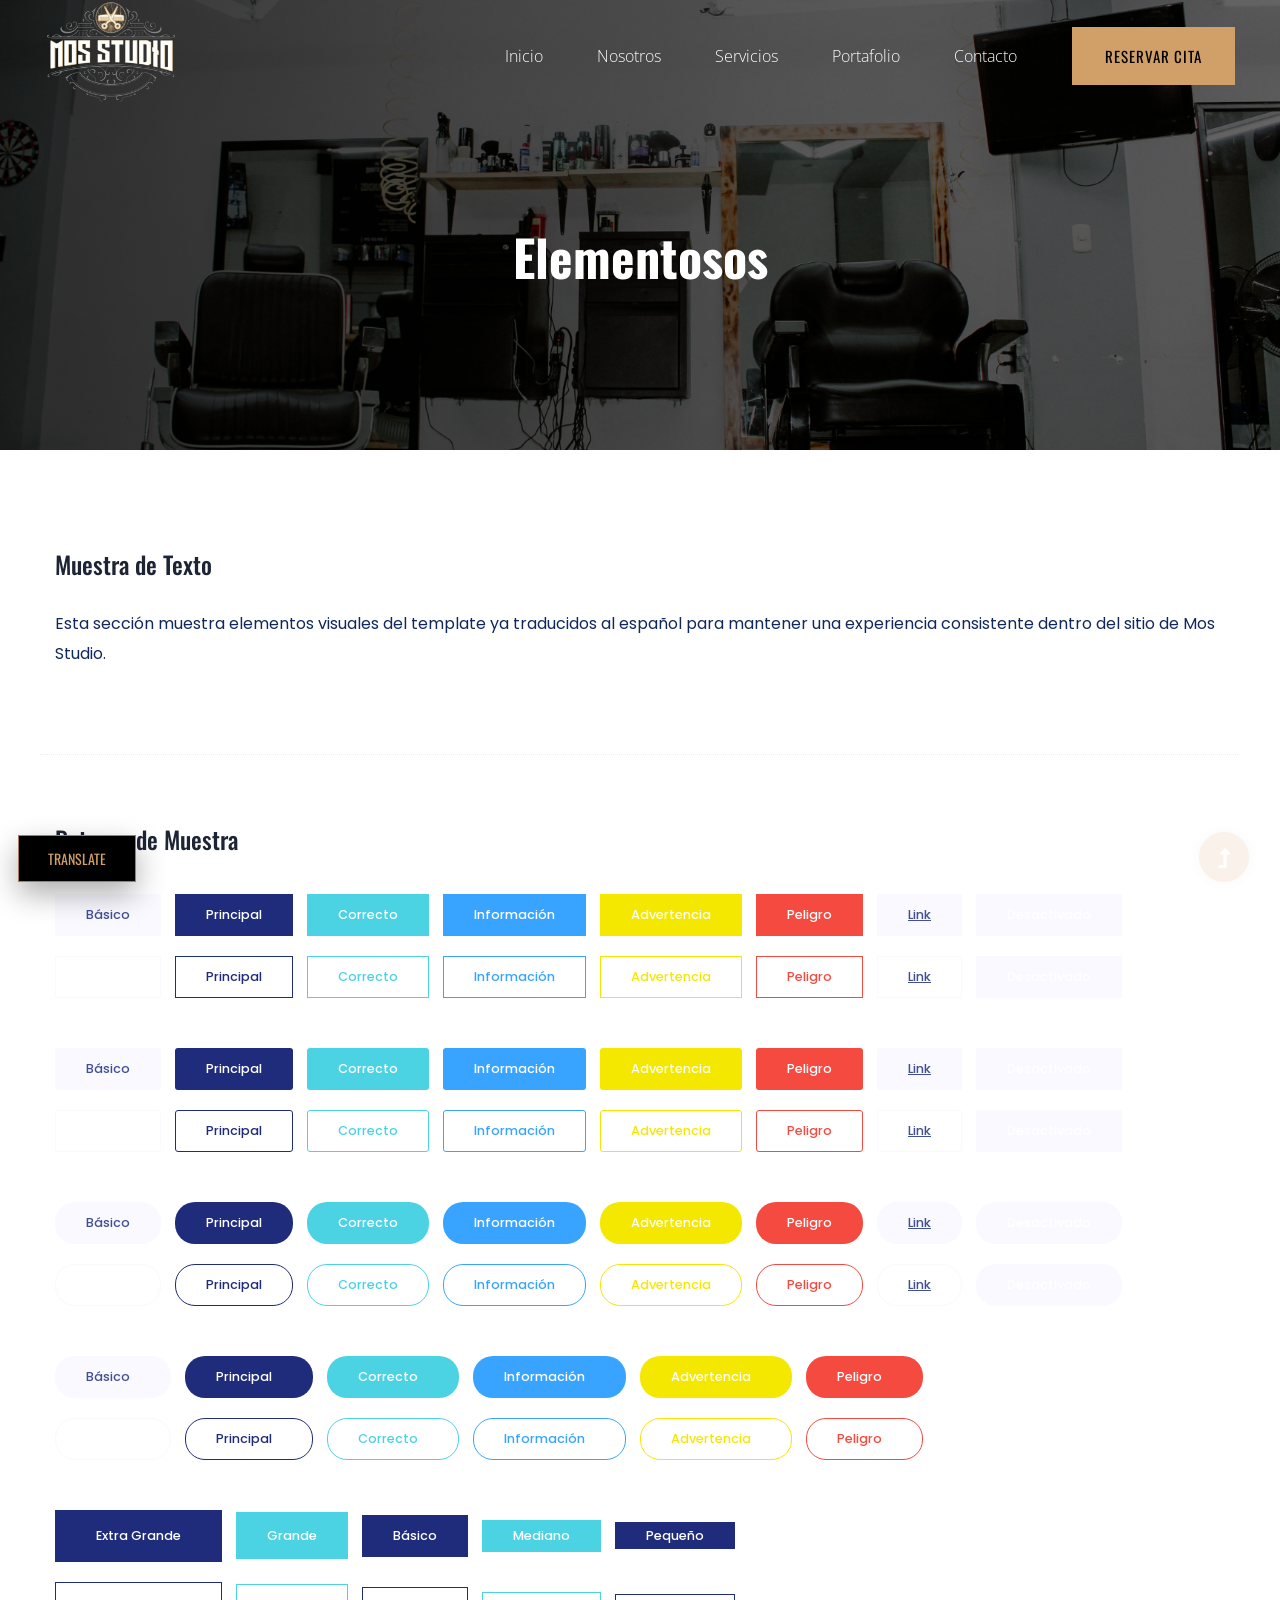
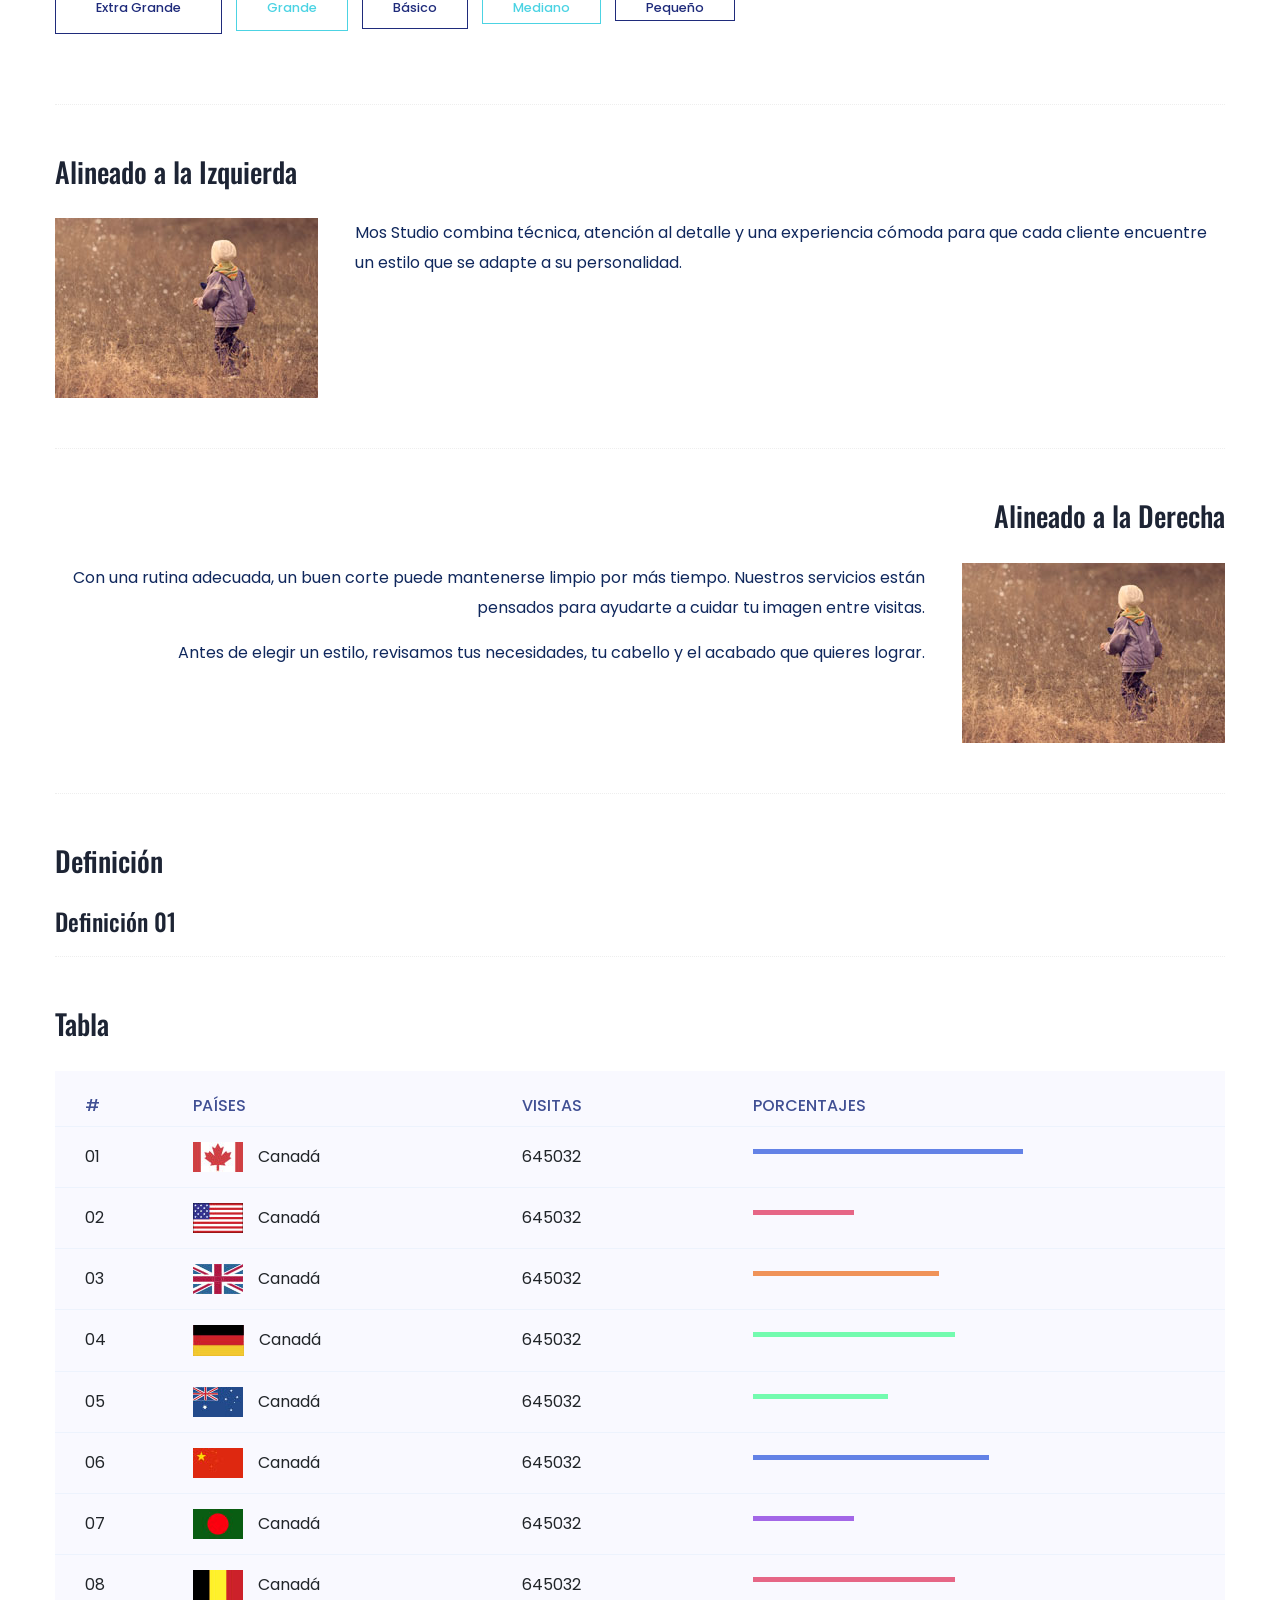
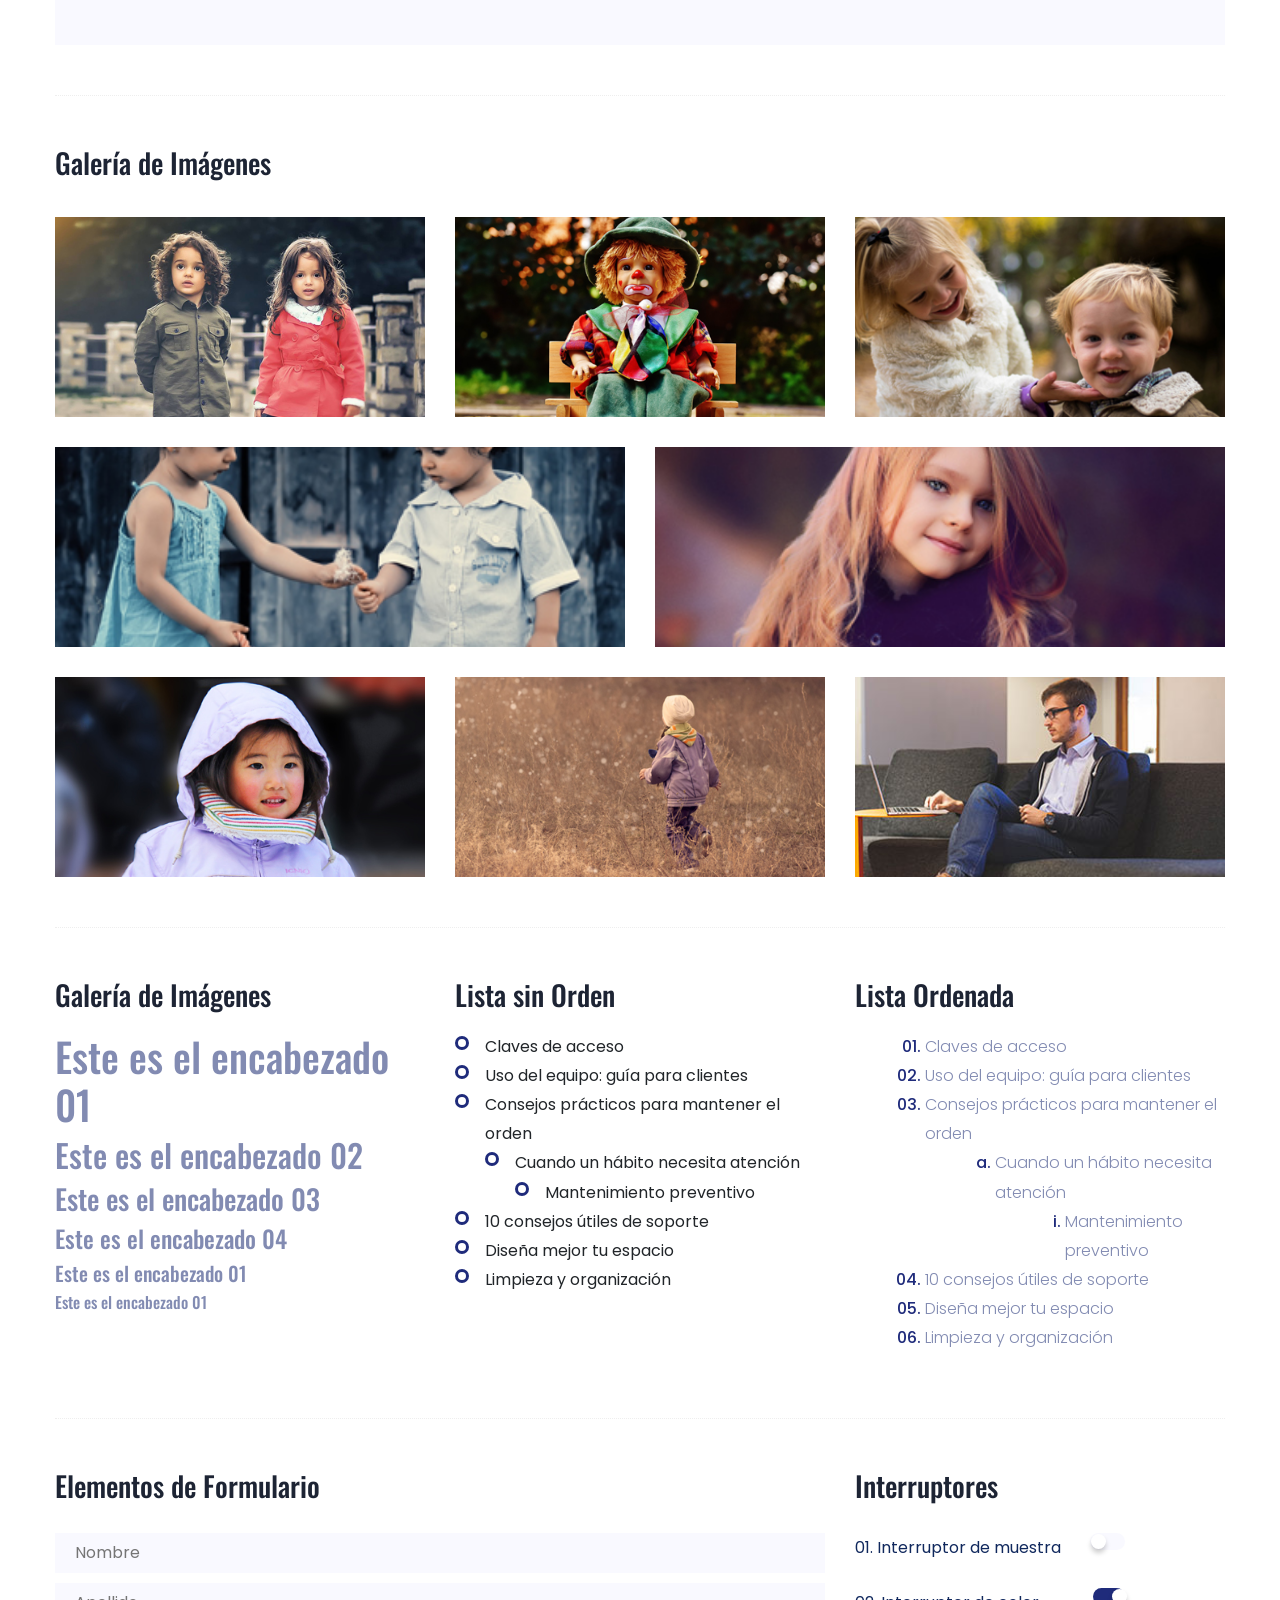
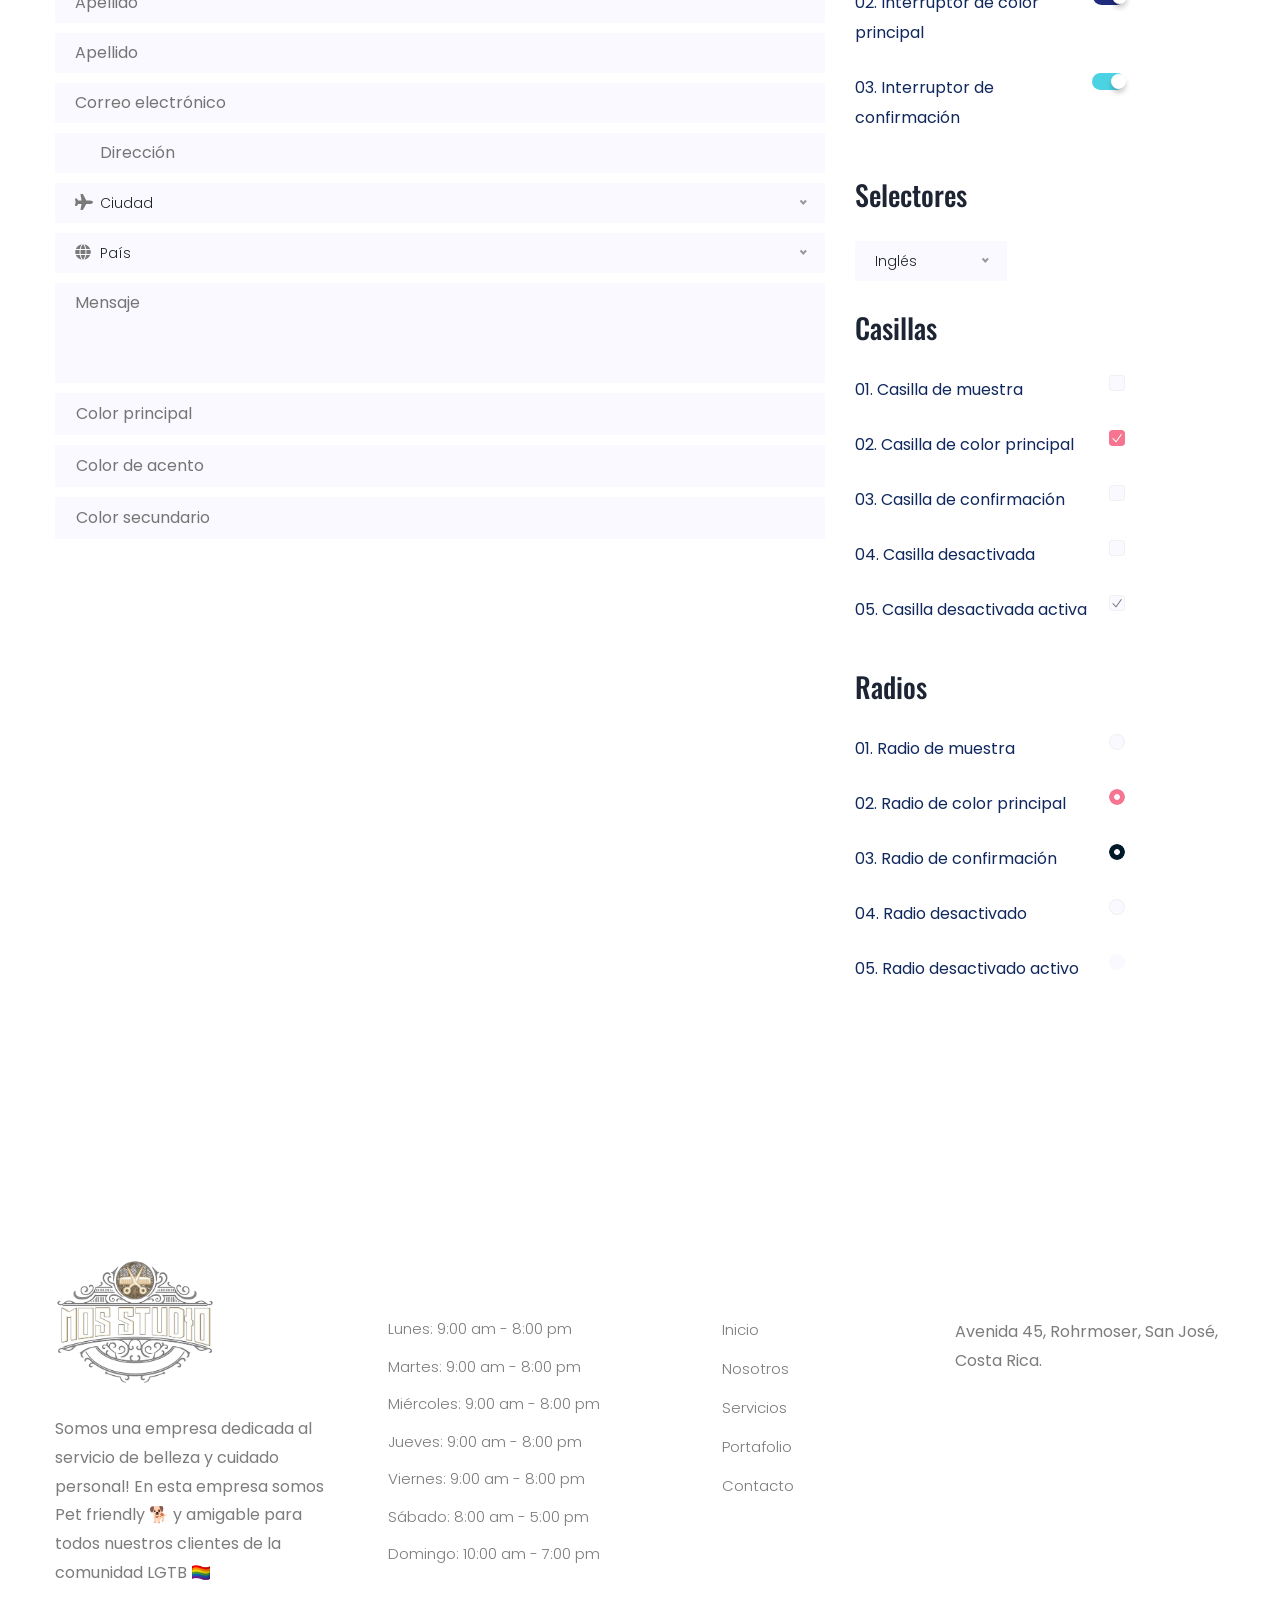
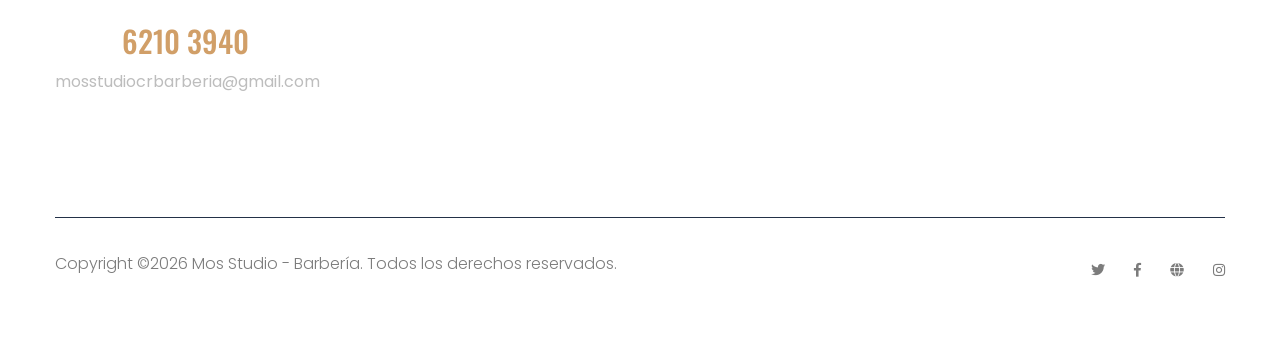
<file: elements.html>
<!doctype html>
<html class="no-js" lang="es">
<head>
	<meta charset="utf-8">
	<meta http-equiv="x-ua-compatible" content="ie=edge">
    <title>Mos Studio - Barbería</title>
	<meta name="description" content="">
	<meta name="viewport" content="width=device-width, initial-scale=1">
	<link rel="icon" type="image/png" href="assets/img/favicon.png">

 	<!-- CSS here -->
	<link rel="stylesheet" href="assets/css/bootstrap.min.css">
	<link rel="stylesheet" href="assets/css/owl.carousel.min.css">
	<link rel="stylesheet" href="assets/css/slicknav.css">
	<link rel="stylesheet" href="assets/css/animate.min.css">
	<link rel="stylesheet" href="assets/css/magnific-popup.css">
	<link rel="stylesheet" href="assets/css/fontawesome-all.min.css">
	<link rel="stylesheet" href="assets/css/themify-icons.css">
	<link rel="stylesheet" href="assets/css/slick.css">
	<link rel="stylesheet" href="assets/css/nice-select.css">
	<link rel="stylesheet" href="assets/css/style.css">
    <link rel="stylesheet" href="assets/css/mos-brand.css">
</head>
<body>
    <!--? Preloader Start -->
    <div id="preloader-active">
        <div class="preloader d-flex align-items-center justify-content-center">
            <div class="preloader-inner position-relative">
                <div class="preloader-circle"></div>
                <div class="preloader-img pere-text">
                    <img src="assets/img/logo/loder.png" alt="Mos Studio">
                </div>
            </div>
        </div>
    </div>
    <!-- Preloader Start -->
    <header>
        <!--? Header Start -->
        <div class="header-area header-transparent">
            <div class="main-header header-sticky">
                <div class="container-fluid">
                    <div class="row align-items-center">
                        <!-- Logo -->
                        <div class="col-xl-2 col-lg-2 col-md-1">
                            <div class="logo">
                                <a href="index.html"><img src="assets/img/logo/logo.png" alt="Mos Studio"></a>
                            </div>
                        </div>
                        <div class="col-xl-10 col-lg-10 col-md-10">
                            <div class="menu-main d-flex align-items-center justify-content-end">
                                <!-- Main-menu -->
                                <div class="main-menu f-right d-none d-lg-block">
                                    <nav>
                                        <ul id="navigation">
                                            <li><a href="index.html">Inicio</a></li>
                                            <li><a href="about.html">Nosotros</a></li>
                                            <li><a href="services.html">Servicios</a></li>
                                            <li><a href="portfolio.html">Portafolio</a></li>
                                            <li><a href="contact.html">Contacto</a></li>
                                        </ul>
                                    </nav>
                                </div>
                                <div class="header-right-btn f-right d-none d-lg-block ml-30">
                                    <a href="https://wa.me/c/50662103940" class="btn header-btn" target="_blank" rel="noopener noreferrer">Reservar cita</a>
                                </div>
                            </div>
                        </div>   
                        <!-- Mobile Menu -->
                        <div class="col-12">
                            <div class="mobile_menu d-block d-lg-none"></div>
                        </div>
                    </div>
                </div>
            </div>
        </div>
        <!-- Header End -->
    </header>
	<main>
        <!--? Hero Start -->
        <div class="slider-area2">
            <div class="slider-height2 d-flex align-items-center">
                <div class="container">
                    <div class="row">
                        <div class="col-xl-12">
                            <div class="hero-cap hero-cap2 pt-70 text-center">
                                <h2>Elementosos</h2>
                            </div>
                        </div>
                    </div>
                </div>
            </div>
        </div>
        <!-- Hero End -->
		<!--? Start Sample Area -->
		<section class="sample-text-area">
			<div class="container box_1170">
				<h3 class="text-heading">Muestra de Texto</h3>
				<p class="sample-text">
					Esta sección muestra elementos visuales del template ya traducidos al español para mantener una experiencia consistente dentro del sitio de Mos Studio.
	
				</p>
			</div>
		</section>
		<!-- End Sample Area -->
		<!--? Start Button -->
		<section class="button-area">
			<div class="container box_1170 border-top-generic">
				<h3 class="text-heading">Botones de Muestra</h3>
				<div class="button-group-area">
					<a href="#" class="genric-btn default">Básico</a>
					<a href="#" class="genric-btn primary">Principal</a>
					<a href="#" class="genric-btn success">Correcto</a>
					<a href="#" class="genric-btn info">Información</a>
					<a href="#" class="genric-btn warning">Advertencia</a>
					<a href="#" class="genric-btn danger">Peligro</a>
					<a href="#" class="genric-btn link">Link</a>
					<a href="#" class="genric-btn disable">Desactivado</a>
				</div>
				<div class="button-group-area mt-10">
					<a href="#" class="genric-btn default-border">Básico</a>
					<a href="#" class="genric-btn primary-border">Principal</a>
					<a href="#" class="genric-btn success-border">Correcto</a>
					<a href="#" class="genric-btn info-border">Información</a>
					<a href="#" class="genric-btn warning-border">Advertencia</a>
					<a href="#" class="genric-btn danger-border">Peligro</a>
					<a href="#" class="genric-btn link-border">Link</a>
					<a href="#" class="genric-btn disable">Desactivado</a>
				</div>
				<div class="button-group-area mt-40">
					<a href="#" class="genric-btn default radius">Básico</a>
					<a href="#" class="genric-btn primary radius">Principal</a>
					<a href="#" class="genric-btn success radius">Correcto</a>
					<a href="#" class="genric-btn info radius">Información</a>
					<a href="#" class="genric-btn warning radius">Advertencia</a>
					<a href="#" class="genric-btn danger radius">Peligro</a>
					<a href="#" class="genric-btn link radius">Link</a>
					<a href="#" class="genric-btn disable radius">Desactivado</a>
				</div>
				<div class="button-group-area mt-10">
					<a href="#" class="genric-btn default-border radius">Básico</a>
					<a href="#" class="genric-btn primary-border radius">Principal</a>
					<a href="#" class="genric-btn success-border radius">Correcto</a>
					<a href="#" class="genric-btn info-border radius">Información</a>
					<a href="#" class="genric-btn warning-border radius">Advertencia</a>
					<a href="#" class="genric-btn danger-border radius">Peligro</a>
					<a href="#" class="genric-btn link-border radius">Link</a>
					<a href="#" class="genric-btn disable radius">Desactivado</a>
				</div>
				<div class="button-group-area mt-40">
					<a href="#" class="genric-btn default circle">Básico</a>
					<a href="#" class="genric-btn primary circle">Principal</a>
					<a href="#" class="genric-btn success circle">Correcto</a>
					<a href="#" class="genric-btn info circle">Información</a>
					<a href="#" class="genric-btn warning circle">Advertencia</a>
					<a href="#" class="genric-btn danger circle">Peligro</a>
					<a href="#" class="genric-btn link circle">Link</a>
					<a href="#" class="genric-btn disable circle">Desactivado</a>
				</div>
				<div class="button-group-area mt-10">
					<a href="#" class="genric-btn default-border circle">Básico</a>
					<a href="#" class="genric-btn primary-border circle">Principal</a>
					<a href="#" class="genric-btn success-border circle">Correcto</a>
					<a href="#" class="genric-btn info-border circle">Información</a>
					<a href="#" class="genric-btn warning-border circle">Advertencia</a>
					<a href="#" class="genric-btn danger-border circle">Peligro</a>
					<a href="#" class="genric-btn link-border circle">Link</a>
					<a href="#" class="genric-btn disable circle">Desactivado</a>
				</div>
				<div class="button-group-area mt-40">
					<a href="#" class="genric-btn default circle arrow">Básico<span class="lnr lnr-arrow-right"></span></a>
					<a href="#" class="genric-btn primary circle arrow">Principal<span class="lnr lnr-arrow-right"></span></a>
					<a href="#" class="genric-btn success circle arrow">Correcto<span class="lnr lnr-arrow-right"></span></a>
					<a href="#" class="genric-btn info circle arrow">Información<span class="lnr lnr-arrow-right"></span></a>
					<a href="#" class="genric-btn warning circle arrow">Advertencia<span class="lnr lnr-arrow-right"></span></a>
					<a href="#" class="genric-btn danger circle arrow">Peligro<span class="lnr lnr-arrow-right"></span></a>
				</div>
				<div class="button-group-area mt-10">
					<a href="#" class="genric-btn default-border circle arrow">Básico<span
							class="lnr lnr-arrow-right"></span></a>
					<a href="#" class="genric-btn primary-border circle arrow">Principal<span
							class="lnr lnr-arrow-right"></span></a>
					<a href="#" class="genric-btn success-border circle arrow">Correcto<span
							class="lnr lnr-arrow-right"></span></a>
					<a href="#" class="genric-btn info-border circle arrow">Información<span
							class="lnr lnr-arrow-right"></span></a>
					<a href="#" class="genric-btn warning-border circle arrow">Advertencia<span
							class="lnr lnr-arrow-right"></span></a>
					<a href="#" class="genric-btn danger-border circle arrow">Peligro<span
							class="lnr lnr-arrow-right"></span></a>
				</div>
				<div class="button-group-area mt-40">
					<a href="#" class="genric-btn primary e-large">Extra Grande</a>
					<a href="#" class="genric-btn success large">Grande</a>
					<a href="#" class="genric-btn primary">Básico</a>
					<a href="#" class="genric-btn success medium">Mediano</a>
					<a href="#" class="genric-btn primary small">Pequeño</a>
				</div>
				<div class="button-group-area mt-10">
					<a href="#" class="genric-btn primary-border e-large">Extra Grande</a>
					<a href="#" class="genric-btn success-border large">Grande</a>
					<a href="#" class="genric-btn primary-border">Básico</a>
					<a href="#" class="genric-btn success-border medium">Mediano</a>
					<a href="#" class="genric-btn primary-border small">Pequeño</a>
				</div>
			</div>
		</section>
		<!-- End Button -->
		<!--? Start Align Area -->
		<div class="whole-wrap">
			<div class="container box_1170">
				<div class="section-top-border">
					<h3 class="mb-30">Alineado a la Izquierda</h3>
					<div class="row">
						<div class="col-md-3">
							<img src="assets/img/elements/d.jpg" alt="" class="img-fluid">
						</div>
						<div class="col-md-9 mt-sm-20">
							<p>Mos Studio combina técnica, atención al detalle y una experiencia cómoda para que cada cliente encuentre un estilo que se adapte a su personalidad.</p>
						</div>
					</div>
				</div>
				<div class="section-top-border text-right">
					<h3 class="mb-30">Alineado a la Derecha</h3>
					<div class="row">
						<div class="col-md-9">
							<p class="text-right">Con una rutina adecuada, un buen corte puede mantenerse limpio por más tiempo. Nuestros servicios están pensados para ayudarte a cuidar tu imagen entre visitas.</p>
							<p class="text-right">Antes de elegir un estilo, revisamos tus necesidades, tu cabello y el acabado que quieres lograr.</p>
						</div>
						<div class="col-md-3">
							<img src="assets/img/elements/d.jpg" alt="" class="img-fluid">
						</div>
					</div>
				</div>
				<div class="section-top-border">
					<h3 class="mb-30">Definición</h3>
					<div class="row">
						<div class="col-md-4">
							<div class="single-defination">
								<h4 class="mb-20">Definición 01</h4>
								<p“La atención personalizada marca la diferencia: cada detalle del corte, la barba y el acabado ayuda a construir una imagen más segura.”systems that would accept this new
								clarification and start doing
								business with me. Listed in this article are the electronic banking”
							</blockquote>
						</div>
					</div>
				</div>
				<div class="section-top-border">
					<h3 class="mb-30">Tabla</h3>
					<div class="progress-table-wrap">
						<div class="progress-table">
							<div class="table-head">
								<div class="serial">#</div>
								<div class="country">Países</div>
								<div class="visit">Visitas</div>
								<div class="percentage">Porcentajes</div>
							</div>
							<div class="table-row">
								<div class="serial">01</div>
								<div class="country"> <img src="assets/img/elements/f1.jpg" alt="flag">Canadá</div>
								<div class="visit">645032</div>
								<div class="percentage">
									<div class="progress">
										<div class="progress-bar color-1" role="progressbar" style="width: 80%"
											aria-valuenow="80" aria-valuemin="0" aria-valuemax="100"></div>
									</div>
								</div>
							</div>
							<div class="table-row">
								<div class="serial">02</div>
								<div class="country"> <img src="assets/img/elements/f2.jpg" alt="flag">Canadá</div>
								<div class="visit">645032</div>
								<div class="percentage">
									<div class="progress">
										<div class="progress-bar color-2" role="progressbar" style="width: 30%"
											aria-valuenow="30" aria-valuemin="0" aria-valuemax="100"></div>
									</div>
								</div>
							</div>
							<div class="table-row">
								<div class="serial">03</div>
								<div class="country"> <img src="assets/img/elements/f3.jpg" alt="flag">Canadá</div>
								<div class="visit">645032</div>
								<div class="percentage">
									<div class="progress">
										<div class="progress-bar color-3" role="progressbar" style="width: 55%"
											aria-valuenow="55" aria-valuemin="0" aria-valuemax="100"></div>
									</div>
								</div>
							</div>
							<div class="table-row">
								<div class="serial">04</div>
								<div class="country"> <img src="assets/img/elements/f4.jpg" alt="flag">Canadá</div>
								<div class="visit">645032</div>
								<div class="percentage">
									<div class="progress">
										<div class="progress-bar color-4" role="progressbar" style="width: 60%"
											aria-valuenow="60" aria-valuemin="0" aria-valuemax="100"></div>
									</div>
								</div>
							</div>
							<div class="table-row">
								<div class="serial">05</div>
								<div class="country"> <img src="assets/img/elements/f5.jpg" alt="flag">Canadá</div>
								<div class="visit">645032</div>
								<div class="percentage">
									<div class="progress">
										<div class="progress-bar color-5" role="progressbar" style="width: 40%"
											aria-valuenow="40" aria-valuemin="0" aria-valuemax="100"></div>
									</div>
								</div>
							</div>
							<div class="table-row">
								<div class="serial">06</div>
								<div class="country"> <img src="assets/img/elements/f6.jpg" alt="flag">Canadá</div>
								<div class="visit">645032</div>
								<div class="percentage">
									<div class="progress">
										<div class="progress-bar color-6" role="progressbar" style="width: 70%"
											aria-valuenow="70" aria-valuemin="0" aria-valuemax="100"></div>
									</div>
								</div>
							</div>
							<div class="table-row">
								<div class="serial">07</div>
								<div class="country"> <img src="assets/img/elements/f7.jpg" alt="flag">Canadá</div>
								<div class="visit">645032</div>
								<div class="percentage">
									<div class="progress">
										<div class="progress-bar color-7" role="progressbar" style="width: 30%"
											aria-valuenow="30" aria-valuemin="0" aria-valuemax="100"></div>
									</div>
								</div>
							</div>
							<div class="table-row">
								<div class="serial">08</div>
								<div class="country"> <img src="assets/img/elements/f8.jpg" alt="flag">Canadá</div>
								<div class="visit">645032</div>
								<div class="percentage">
									<div class="progress">
										<div class="progress-bar color-8" role="progressbar" style="width: 60%"
											aria-valuenow="60" aria-valuemin="0" aria-valuemax="100"></div>
									</div>
								</div>
							</div>
						</div>
					</div>
				</div>
				<div class="section-top-border">
					<h3>Galería de Imágenes</h3>
					<div class="row gallery-item">
						<div class="col-md-4">
							<a href="assets/img/elements/g1.jpg" class="img-pop-up">
								<div class="single-gallery-image" style="background: url(assets/img/elements/g1.jpg);"></div>
							</a>
						</div>
						<div class="col-md-4">
							<a href="assets/img/elements/g2.jpg" class="img-pop-up">
								<div class="single-gallery-image" style="background: url(assets/img/elements/g2.jpg);"></div>
							</a>
						</div>
						<div class="col-md-4">
							<a href="assets/img/elements/g3.jpg" class="img-pop-up">
								<div class="single-gallery-image" style="background: url(assets/img/elements/g3.jpg);"></div>
							</a>
						</div>
						<div class="col-md-6">
							<a href="assets/img/elements/g4.jpg" class="img-pop-up">
								<div class="single-gallery-image" style="background: url(assets/img/elements/g4.jpg);"></div>
							</a>
						</div>
						<div class="col-md-6">
							<a href="assets/img/elements/g5.jpg" class="img-pop-up">
								<div class="single-gallery-image" style="background: url(assets/img/elements/g5.jpg);"></div>
							</a>
						</div>
						<div class="col-md-4">
							<a href="assets/img/elements/g6.jpg" class="img-pop-up">
								<div class="single-gallery-image" style="background: url(assets/img/elements/g6.jpg);"></div>
							</a>
						</div>
						<div class="col-md-4">
							<a href="assets/img/elements/g7.jpg" class="img-pop-up">
								<div class="single-gallery-image" style="background: url(assets/img/elements/g7.jpg);"></div>
							</a>
						</div>
						<div class="col-md-4">
							<a href="assets/img/elements/g8.jpg" class="img-pop-up">
								<div class="single-gallery-image" style="background: url(assets/img/elements/g8.jpg);"></div>
							</a>
						</div>
					</div>
				</div>
				<div class="section-top-border">
					<div class="row">
						<div class="col-md-4">
							<h3 class="mb-20">Galería de Imágenes</h3>
							<div class="typography">
								<h1>Este es el encabezado 01</h1>
								<h2>Este es el encabezado 02</h2>
								<h3>Este es el encabezado 03</h3>
								<h4>Este es el encabezado 04</h4>
								<h5>Este es el encabezado 01</h5>
								<h6>Este es el encabezado 01</h6>
							</div>
						</div>
						<div class="col-md-4 mt-sm-30">
							<h3 class="mb-20">Lista sin Orden</h3>
							<div class="">
								<ul class="unordered-list">
									<li>Claves de acceso</li>
									<li>Uso del equipo: guía para clientes</li>
									<li>Consejos prácticos para mantener el orden
										<ul>
											<li>Cuando un hábito necesita atención
												<ul>
													<li>Mantenimiento preventivo</li>
												</ul>
											</li>
										</ul>
									</li>
									<li>10 consejos útiles de soporte</li>
									<li>Diseña mejor tu espacio</li>
									<li>Limpieza y organización</li>
								</ul>
							</div>
						</div>
						<div class="col-md-4 mt-sm-30">
							<h3 class="mb-20">Lista Ordenada</h3>
							<div class="">
								<ol class="ordered-list">
									<li><span>Claves de acceso</span></li>
									<li><span>Uso del equipo: guía para clientes</span></li>
									<li><span>Consejos prácticos para mantener el orden</span>
										<ol class="ordered-list-alpha">
											<li><span>Cuando un hábito necesita atención</span>
												<ol class="ordered-list-roman">
													<li><span>Mantenimiento preventivo</span></li>
												</ol>
											</li>
										</ol>
									</li>
									<li><span>10 consejos útiles de soporte</span></li>
									<li><span>Diseña mejor tu espacio</span></li>
									<li><span>Limpieza y organización</span></li>
								</ol>
							</div>
						</div>
					</div>
				</div>
				<div class="section-top-border">
					<div class="row">
						<div class="col-lg-8 col-md-8">
							<h3 class="mb-30">Elementos de Formulario</h3>
							<form action="#">
								<div class="mt-10">
									<input type="text" name="first_name" placeholder="Nombre"
										onfocus="this.placeholder = ''" onblur="this.placeholder = 'Nombre'" required
										class="single-input">
								</div>
								<div class="mt-10">
									<input type="text" name="last_name" placeholder="Apellido"
										onfocus="this.placeholder = ''" onblur="this.placeholder = 'Apellido'" required
										class="single-input">
								</div>
								<div class="mt-10">
									<input type="text" name="last_name" placeholder="Apellido"
										onfocus="this.placeholder = ''" onblur="this.placeholder = 'Apellido'" required
										class="single-input">
								</div>
								<div class="mt-10">
									<input type="email" name="EMAIL" placeholder="Correo electrónico"
										onfocus="this.placeholder = ''" onblur="this.placeholder = 'Correo electrónico'" required
										class="single-input">
								</div>
								<div class="input-group-icon mt-10">
									<div class="icon"><i class="fa fa-thumb-tack" aria-hidden="true"></i></div>
									<input type="text" name="address" placeholder="Dirección" onfocus="this.placeholder = ''"
										onblur="this.placeholder = 'Dirección'" required class="single-input">
								</div>
								<div class="input-group-icon mt-10">
									<div class="icon"><i class="fa fa-plane" aria-hidden="true"></i></div>
									<div class="form-select" id="default-select"">
												<select>
													<option value=" 1">Ciudad</option>
										<option value="1">Dhaka</option>
										<option value="1">Dilli</option>
										<option value="1">Newyork</option>
										<option value="1">Islamabad</option>
										</select>
									</div>
								</div>
								<div class="input-group-icon mt-10">
									<div class="icon"><i class="fa fa-globe" aria-hidden="true"></i></div>
									<div class="form-select" id="default-select"">
												<select>
													<option value=" 1">País</option>
										<option value="1">Bangladesh</option>
										<option value="1">India</option>
										<option value="1">England</option>
										<option value="1">Srilanka</option>
										</select>
									</div>
								</div>
	
								<div class="mt-10">
									<textarea class="single-textarea" placeholder="Mensaje" onfocus="this.placeholder = ''"
										onblur="this.placeholder = 'Mensaje'" required></textarea>
								</div>
								<div class="mt-10">
									<input type="text" name="first_name" placeholder="Color principal"
										onfocus="this.placeholder = ''" onblur="this.placeholder = 'Color principal'" required
										class="single-input-primary">
								</div>
								<div class="mt-10">
									<input type="text" name="first_name" placeholder="Color de acento"
										onfocus="this.placeholder = ''" onblur="this.placeholder = 'Color de acento'" required
										class="single-input-accent">
								</div>
								<div class="mt-10">
									<input type="text" name="first_name" placeholder="Color secundario"
										onfocus="this.placeholder = ''" onblur="this.placeholder = 'Color secundario'"
										required class="single-input-secondary">
								</div>
							</form>
						</div>
						<div class="col-lg-3 col-md-4 mt-sm-30">
							<div class="single-element-widget">
								<h3 class="mb-30">Interruptores</h3>
								<div class="switch-wrap d-flex justify-content-between">
									<p>01. Interruptor de muestra</p>
									<div class="primary-switch">
										<input type="checkbox" id="default-switch">
										<label for="default-switch"></label>
									</div>
								</div>
								<div class="switch-wrap d-flex justify-content-between">
									<p>02. Interruptor de color principal</p>
									<div class="primary-switch">
										<input type="checkbox" id="primary-switch" checked>
										<label for="primary-switch"></label>
									</div>
								</div>
								<div class="switch-wrap d-flex justify-content-between">
									<p>03. Interruptor de confirmación</p>
									<div class="confirm-switch">
										<input type="checkbox" id="confirm-switch" checked>
										<label for="confirm-switch"></label>
									</div>
								</div>
							</div>
							<div class="single-element-widget mt-30">
								<h3 class="mb-30">Selectores</h3>
								<div class="default-select" id="default-select"">
											<select>
												<option value=" 1">Inglés</option>
									<option value="1">Español</option>
									<option value="1">Árabe</option>
									<option value="1">Portugués</option>
									<option value="1">Bengalí</option>
									</select>
								</div>
							</div>
							<div class="single-element-widget mt-30">
								<h3 class="mb-30">Casillas</h3>
								<div class="switch-wrap d-flex justify-content-between">
									<p>01. Casilla de muestra</p>
									<div class="primary-checkbox">
										<input type="checkbox" id="default-checkbox">
										<label for="default-checkbox"></label>
									</div>
								</div>
								<div class="switch-wrap d-flex justify-content-between">
									<p>02. Casilla de color principal</p>
									<div class="primary-checkbox">
										<input type="checkbox" id="primary-checkbox" checked>
										<label for="primary-checkbox"></label>
									</div>
								</div>
								<div class="switch-wrap d-flex justify-content-between">
									<p>03. Casilla de confirmación</p>
									<div class="confirm-checkbox">
										<input type="checkbox" id="confirm-checkbox">
										<label for="confirm-checkbox"></label>
									</div>
								</div>
								<div class="switch-wrap d-flex justify-content-between">
									<p>04. Casilla desactivada</p>
									<div class="disabled-checkbox">
										<input type="checkbox" id="disabled-checkbox" disabled>
										<label for="disabled-checkbox"></label>
									</div>
								</div>
								<div class="switch-wrap d-flex justify-content-between">
									<p>05. Casilla desactivada activa</p>
									<div class="disabled-checkbox">
										<input type="checkbox" id="disabled-checkbox-active" checked disabled>
										<label for="disabled-checkbox-active"></label>
									</div>
								</div>
							</div>
							<div class="single-element-widget mt-30">
								<h3 class="mb-30">Radios</h3>
								<div class="switch-wrap d-flex justify-content-between">
									<p>01. Radio de muestra</p>
									<div class="primary-radio">
										<input type="checkbox" id="default-radio">
										<label for="default-radio"></label>
									</div>
								</div>
								<div class="switch-wrap d-flex justify-content-between">
									<p>02. Radio de color principal</p>
									<div class="primary-radio">
										<input type="checkbox" id="primary-radio" checked>
										<label for="primary-radio"></label>
									</div>
								</div>
								<div class="switch-wrap d-flex justify-content-between">
									<p>03. Radio de confirmación</p>
									<div class="confirm-radio">
										<input type="checkbox" id="confirm-radio" checked>
										<label for="confirm-radio"></label>
									</div>
								</div>
								<div class="switch-wrap d-flex justify-content-between">
									<p>04. Radio desactivado</p>
									<div class="disabled-radio">
										<input type="checkbox" id="disabled-radio" disabled>
										<label for="disabled-radio"></label>
									</div>
								</div>
								<div class="switch-wrap d-flex justify-content-between">
									<p>05. Radio desactivado activo</p>
									<div class="disabled-radio">
										<input type="checkbox" id="disabled-radio-active" checked disabled>
										<label for="disabled-radio-active"></label>
									</div>
								</div>
							</div>
						</div>
					</div>
				</div>
			</div>
		</div>
		<!-- End Align Area -->
	</main>
    <footer>
        <!--? Footer Start-->
        <div class="footer-area section-bg" data-background="assets/img/gallery/footer_bg.png">
            <div class="container">
                <div class="footer-top footer-padding">
                    <div class="row d-flex justify-content-between">
                        <div class="col-xl-3 col-lg-4 col-md-5 col-sm-8">
                            <div class="single-footer-caption mb-50">
                                <!-- logo -->
                                <div class="footer-logo">
                                    <a href="index.html"><img src="assets/img/logo/logo2_footer.png" alt="Mos Studio"></a>
                                </div>
                                <div class="footer-tittle mos-footer-info">
                                    <div class="footer-pera">
                                        <p class="info1">Somos una empresa dedicada al servicio de belleza y cuidado personal! En esta empresa somos Pet friendly &#128021; y amigable para todos nuestros clientes de la comunidad LGTB &#127987;&#65039;&#8205;&#127752;</p>
                                    </div>
                                </div>
                                <div class="footer-number mos-footer-contact">
                                    <h4><a href="tel:+50662103940"><span>+506 </span>6210 3940</a></h4>
                                    <p><a href="mailto:mosstudiocrbarberia@gmail.com">mosstudiocrbarberia@gmail.com</a></p>
                                </div>
                            </div>
                        </div>
                        <div class="col-xl-3 col-lg-3 col-md-4 col-sm-6">
                            <div class="single-footer-caption mb-50">
                                <div class="footer-tittle mos-footer-list">
                                    <h4>Horarios</h4>
                                    <ul>
                                        <li><span>Lunes: 9:00 am - 8:00 pm</span></li>
                                        <li><span>Martes: 9:00 am - 8:00 pm</span></li>
                                        <li><span>Miércoles: 9:00 am - 8:00 pm</span></li>
                                        <li><span>Jueves: 9:00 am - 8:00 pm</span></li>
                                        <li><span>Viernes: 9:00 am - 8:00 pm</span></li>
                                        <li><span>Sábado: 8:00 am - 5:00 pm</span></li>
                                        <li><span>Domingo: 10:00 am - 7:00 pm</span></li>
                                    </ul>
                                </div>
                            </div>
                        </div>
                        <div class="col-xl-2 col-lg-2 col-md-3 col-sm-5">
                            <div class="single-footer-caption mb-50">
                                <div class="footer-tittle">
                                    <h4>Menú</h4>
                                    <ul>
                                        <li><a href="index.html">Inicio</a></li>
                                        <li><a href="about.html">Nosotros</a></li>
                                        <li><a href="services.html">Servicios</a></li>
                                        <li><a href="portfolio.html">Portafolio</a></li>
                                        <li><a href="contact.html">Contacto</a></li>
                                    </ul>
                                </div>
                            </div>
                        </div>
                        <div class="col-xl-3 col-lg-3 col-md-5 col-sm-7">
                            <div class="single-footer-caption mb-50">
                                <div class="footer-tittle mos-footer-location">
                                    <h4>Ubicación</h4>
                                    <div class="footer-pera">
                                        <p class="info1">Avenida 45, Rohrmoser, San José, Costa Rica.</p>
                                    </div>
                                </div>
                            </div>
                        </div>
                    </div>
                </div>
                <div class="footer-bottom">
                    <div class="row d-flex justify-content-between align-items-center">
                        <div class="col-xl-9 col-lg-8">
                            <div class="footer-copy-right">
                                <p><!-- Link back to Colorlib can't be removed. Template is licensed under CC BY 3.0. -->
  Copyright &copy;<script>document.write(new Date().getFullYear());</script> Mos Studio - Barbería. Todos los derechos reservados.
  <!-- Link back to Colorlib can't be removed. Template is licensed under CC BY 3.0. --></p>
                            </div>
                        </div>
                        <div class="col-xl-3 col-lg-4">
                            <!-- Footer Social -->
                            <div class="footer-social f-right">
                                <a href="#"><i class="fab fa-twitter"></i></a>
                                <a href="https://www.facebook.com/sai4ull"><i class="fab fa-facebook-f"></i></a>
                                <a href="#"><i class="fas fa-globe"></i></a>
                                <a href="#"><i class="fab fa-instagram"></i></a>
                            </div>
                        </div>
                    </div>
                </div>
            </div>
        </div>
        <!-- Footer End-->
    </footer>
    <div class="mos-translate" aria-label="Traductor de idiomas">
        <button class="mos-translate__button" type="button" aria-expanded="false" aria-controls="mos-translate-panel">Translate</button>
        <div class="mos-translate__panel" id="mos-translate-panel">
            <span class="mos-translate__label">Selecciona idioma</span>
            <div id="google_translate_element"></div>
        </div>
    </div>

    <!-- Scroll Up -->
    <div id="back-top" >
        <a title="Volver arriba" href="#"> <i class="fas fa-level-up-alt"></i></a>
    </div>

	<!-- JS here -->

	<script src="./assets/js/vendor/modernizr-3.5.0.min.js"></script>
	<!-- Jquery, Popper, Bootstrap -->
	<script src="./assets/js/vendor/jquery-1.12.4.min.js"></script>
	<script src="./assets/js/popper.min.js"></script>
	<script src="./assets/js/bootstrap.min.js"></script>
	<!-- Jquery Mobile Menu -->
	<script src="./assets/js/jquery.slicknav.min.js"></script>

	<!-- Jquery Slick , Owl-Carousel Plugins -->
	<script src="./assets/js/owl.carousel.min.js"></script>
	<script src="./assets/js/slick.min.js"></script>
	<!-- One Page, Animated-HeadLin -->
	<script src="./assets/js/wow.min.js"></script>
	<script src="./assets/js/animated.headline.js"></script>
	<script src="./assets/js/jquery.magnific-popup.js"></script>
	
	<!-- Nice-select, sticky -->
	<script src="./assets/js/jquery.nice-select.min.js"></script>
	<script src="./assets/js/jquery.sticky.js"></script>
	
	<!-- contact js -->
	<script src="./assets/js/contact.js"></script>
	<script src="./assets/js/jquery.form.js"></script>
	<script src="./assets/js/jquery.validate.min.js"></script>
	<script src="./assets/js/mail-script.js"></script>
	<script src="./assets/js/jquery.ajaxchimp.min.js"></script>
	
	<!-- Jquery Plugins, main Jquery -->	
	<script src="./assets/js/plugins.js"></script>
	<script src="./assets/js/main.js"></script>
		
	    <script src="https://translate.google.com/translate_a/element.js?cb=googleTranslateElementInit"></script>
</body>
</html>
</file>
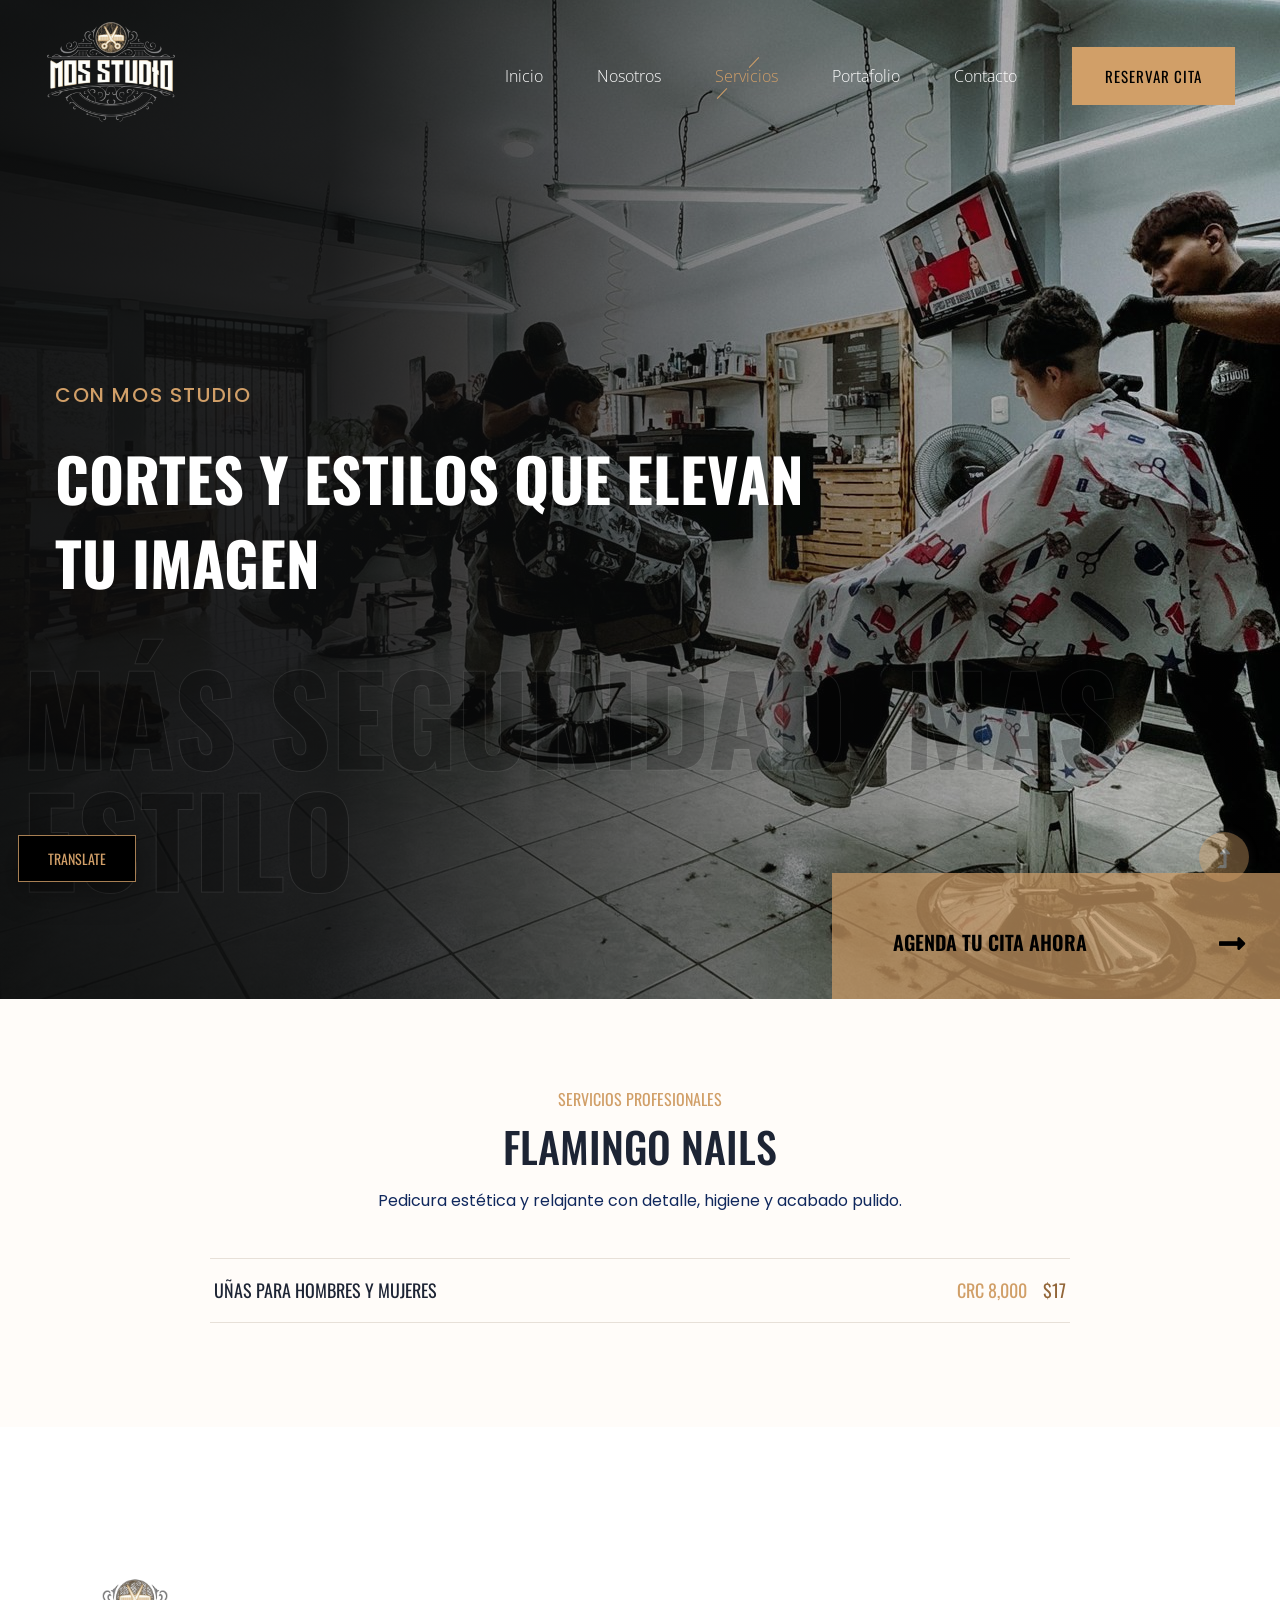
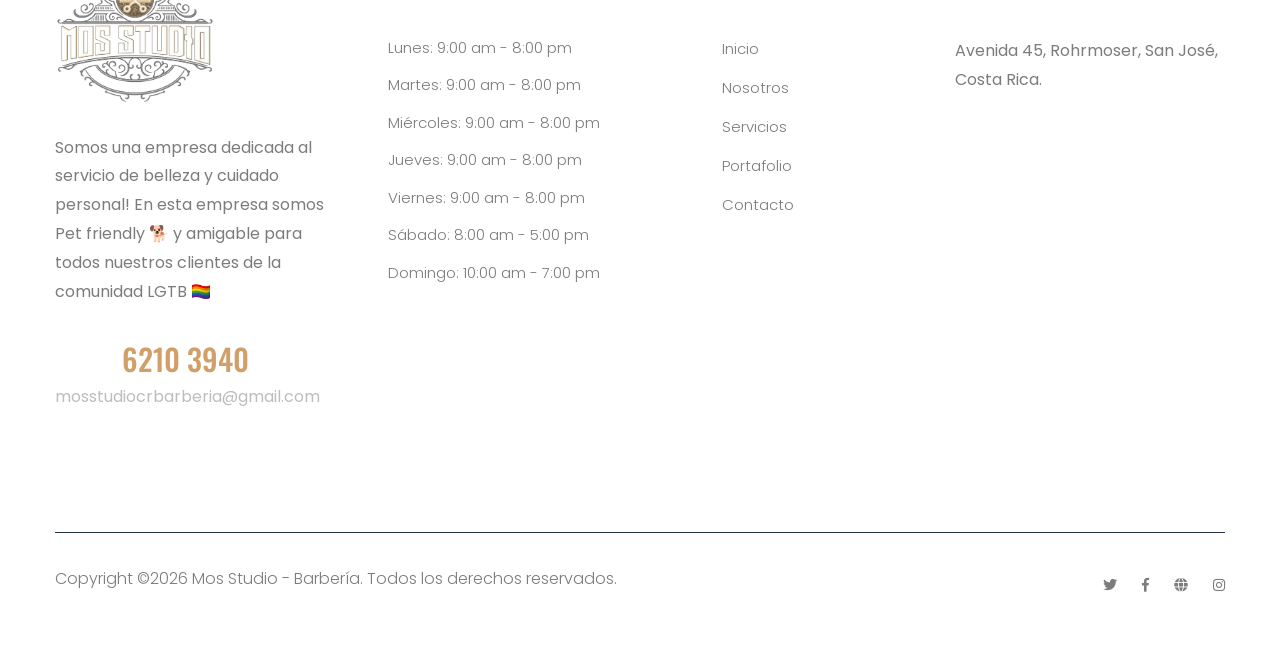
<file: nails.html>
<!doctype html>
<html class="no-js" lang="es">
<head>
    <meta charset="utf-8">
    <meta http-equiv="x-ua-compatible" content="ie=edge">
    <title>Flamingo Nails | Mos Studio</title>
    <meta name="description" content="Pedicura y cuidado de uñas Flamingo Nails en Mos Studio. Consulta servicios y precios.">
    <meta name="viewport" content="width=device-width, initial-scale=1">
    <link rel="manifest" href="site.webmanifest">
    <link rel="icon" type="image/png" href="assets/img/favicon.png">
    <link rel="stylesheet" href="assets/css/bootstrap.min.css">
    <link rel="stylesheet" href="assets/css/owl.carousel.min.css">
    <link rel="stylesheet" href="assets/css/slicknav.css">
    <link rel="stylesheet" href="assets/css/flaticon.css">
    <link rel="stylesheet" href="assets/css/gijgo.css">
    <link rel="stylesheet" href="assets/css/animate.min.css">
    <link rel="stylesheet" href="assets/css/animated-headline.css">
    <link rel="stylesheet" href="assets/css/magnific-popup.css">
    <link rel="stylesheet" href="assets/css/fontawesome-all.min.css">
    <link rel="stylesheet" href="assets/css/themify-icons.css">
    <link rel="stylesheet" href="assets/css/slick.css">
    <link rel="stylesheet" href="assets/css/nice-select.css">
    <link rel="stylesheet" href="assets/css/style.css">
    <link rel="stylesheet" href="assets/css/mos-brand.css">
</head>
<body>
    <div id="preloader-active">
        <div class="preloader d-flex align-items-center justify-content-center">
            <div class="preloader-inner position-relative">
                <div class="preloader-circle"></div>
                <div class="preloader-img pere-text"><img src="assets/img/logo/loder.png" alt="Mos Studio"></div>
            </div>
        </div>
    </div>
    <header>
        <div class="header-area header-transparent pt-20">
            <div class="main-header header-sticky">
                <div class="container-fluid">
                    <div class="row align-items-center">
                        <div class="col-xl-2 col-lg-2 col-md-1">
                            <div class="logo"><a href="index.html"><img src="assets/img/logo/logo.png" alt="Mos Studio"></a></div>
                        </div>
                        <div class="col-xl-10 col-lg-10 col-md-10">
                            <div class="menu-main d-flex align-items-center justify-content-end">
                                <div class="main-menu f-right d-none d-lg-block">
                                    <nav>
                                        <ul id="navigation">
                                            <li><a href="index.html">Inicio</a></li>
                                            <li><a href="about.html">Nosotros</a></li>
                                            <li class="active"><a href="services.html">Servicios</a></li>
                                            <li><a href="portfolio.html">Portafolio</a></li>
                                            <li><a href="contact.html">Contacto</a></li>
                                        </ul>
                                    </nav>
                                </div>
                                <div class="header-right-btn f-right d-none d-lg-block ml-30">
                                    <a href="https://wa.me/c/50662103940" class="btn header-btn" target="_blank" rel="noopener noreferrer">Reservar cita</a>
                                </div>
                            </div>
                        </div>
                        <div class="col-12"><div class="mobile_menu d-block d-lg-none"></div></div>
                    </div>
                </div>
            </div>
        </div>
    </header>
    <main>
        <div class="slider-area position-relative fix">
            <div class="slider-active">
                <div class="single-slider slider-height d-flex align-items-center mos-hero-slide mos-hero-slide--one">
                    <div class="container"><div class="row"><div class="col-xl-8 col-lg-9 col-md-11 col-sm-10">
                        <div class="hero__caption">
                            <span data-animation="fadeInUp" data-delay="0.2s">con Mos Studio</span>
                            <h1 data-animation="fadeInUp" data-delay="0.5s">Cortes y estilos que elevan tu imagen</h1>
                        </div>
                    </div></div></div>
                </div>
                <div class="single-slider slider-height d-flex align-items-center mos-hero-slide mos-hero-slide--two">
                    <div class="container"><div class="row"><div class="col-xl-8 col-lg-9 col-md-11 col-sm-10">
                        <div class="hero__caption">
                            <span data-animation="fadeInUp" data-delay="0.2s">con Mos Studio</span>
                            <h1 data-animation="fadeInUp" data-delay="0.5s">Profesionales para Caballeros y Damas</h1>
                        </div>
                    </div></div></div>
                </div>
            </div>
            <div class="stock-text"><h2>Más seguridad, más estilo</h2><h2>Más seguridad, más estilo</h2></div>
            <div class="thumb-content-box"><div class="thumb-content">
                <h3>agenda tu cita ahora</h3>
                <a href="https://wa.me/c/50662103940" target="_blank" rel="noopener noreferrer" aria-label="Ver catálogo de Mos Studio en WhatsApp"><i class="fas fa-long-arrow-alt-right"></i></a>
            </div></div>
        </div>
        <section class="mos-service-detail" aria-labelledby="service-title">
            <div class="container">
                <div class="mos-service-detail__header">
                    <span class="mos-service-detail__eyebrow">Servicios profesionales</span>
                    <h2 class="mos-service-detail__title" id="service-title">Flamingo Nails</h2>
                    <p class="mos-service-detail__description">Pedicura estética y relajante con detalle, higiene y acabado pulido.</p>
                </div>
                <ul class="mos-service-price-list" aria-label="Servicios y precios de Flamingo Nails">
                    <li><span>Uñas para hombres y mujeres</span><span class="mos-service-price-list__amounts"><span>CRC 8,000</span><span>$17</span></span></li>
                </ul>
            </div>
        </section>
    </main>
    <footer>
        <div class="footer-area section-bg" data-background="assets/img/gallery/footer_bg.png">
            <div class="container">
                <div class="footer-top footer-padding"><div class="row d-flex justify-content-between">
                    <div class="col-xl-3 col-lg-4 col-md-5 col-sm-8"><div class="single-footer-caption mb-50">
                        <div class="footer-logo"><a href="index.html"><img src="assets/img/logo/logo2_footer.png" alt="Mos Studio"></a></div>
                        <div class="footer-tittle mos-footer-info"><div class="footer-pera"><p class="info1">Somos una empresa dedicada al servicio de belleza y cuidado personal! En esta empresa somos Pet friendly &#128021; y amigable para todos nuestros clientes de la comunidad LGTB &#127987;&#65039;&#8205;&#127752;</p></div></div>
                        <div class="footer-number mos-footer-contact"><h4><a href="tel:+50662103940"><span>+506 </span>6210 3940</a></h4><p><a href="mailto:mosstudiocrbarberia@gmail.com">mosstudiocrbarberia@gmail.com</a></p></div>
                    </div></div>
                    <div class="col-xl-3 col-lg-3 col-md-4 col-sm-6"><div class="single-footer-caption mb-50"><div class="footer-tittle mos-footer-list">
                        <h4>Horarios</h4><ul>
                            <li><span>Lunes: 9:00 am - 8:00 pm</span></li><li><span>Martes: 9:00 am - 8:00 pm</span></li><li><span>Miércoles: 9:00 am - 8:00 pm</span></li><li><span>Jueves: 9:00 am - 8:00 pm</span></li><li><span>Viernes: 9:00 am - 8:00 pm</span></li><li><span>Sábado: 8:00 am - 5:00 pm</span></li><li><span>Domingo: 10:00 am - 7:00 pm</span></li>
                        </ul>
                    </div></div></div>
                    <div class="col-xl-2 col-lg-2 col-md-3 col-sm-5"><div class="single-footer-caption mb-50"><div class="footer-tittle">
                        <h4>Menú</h4><ul><li><a href="index.html">Inicio</a></li><li><a href="about.html">Nosotros</a></li><li><a href="services.html">Servicios</a></li><li><a href="portfolio.html">Portafolio</a></li><li><a href="contact.html">Contacto</a></li></ul>
                    </div></div></div>
                    <div class="col-xl-3 col-lg-3 col-md-5 col-sm-7"><div class="single-footer-caption mb-50"><div class="footer-tittle mos-footer-location">
                        <h4>Ubicación</h4><div class="footer-pera"><p class="info1">Avenida 45, Rohrmoser, San José, Costa Rica.</p></div>
                    </div></div></div>
                </div></div>
                <div class="footer-bottom"><div class="row d-flex justify-content-between align-items-center">
                    <div class="col-xl-9 col-lg-8"><div class="footer-copy-right"><p>Copyright &copy;<script>document.write(new Date().getFullYear());</script> Mos Studio - Barbería. Todos los derechos reservados.</p></div></div>
                    <div class="col-xl-3 col-lg-4"><div class="footer-social f-right"><a href="#" aria-label="Twitter"><i class="fab fa-twitter"></i></a><a href="https://www.facebook.com/sai4ull" aria-label="Facebook"><i class="fab fa-facebook-f"></i></a><a href="#" aria-label="Sitio web"><i class="fas fa-globe"></i></a><a href="#" aria-label="Instagram"><i class="fab fa-instagram"></i></a></div></div>
                </div></div>
            </div>
        </div>
    </footer>
    <div class="mos-translate" aria-label="Traductor de idiomas">
        <button class="mos-translate__button" type="button" aria-expanded="false" aria-controls="mos-translate-panel">Translate</button>
        <div class="mos-translate__panel" id="mos-translate-panel"><span class="mos-translate__label">Selecciona idioma</span><div id="google_translate_element"></div></div>
    </div>
    <div id="back-top"><a title="Volver arriba" href="#"><i class="fas fa-level-up-alt"></i></a></div>
    <script src="./assets/js/vendor/modernizr-3.5.0.min.js"></script>
    <script src="./assets/js/vendor/jquery-1.12.4.min.js"></script>
    <script src="./assets/js/popper.min.js"></script>
    <script src="./assets/js/bootstrap.min.js"></script>
    <script src="./assets/js/jquery.slicknav.min.js"></script>
    <script src="./assets/js/owl.carousel.min.js"></script>
    <script src="./assets/js/slick.min.js"></script>
    <script src="./assets/js/wow.min.js"></script>
    <script src="./assets/js/animated.headline.js"></script>
    <script src="./assets/js/jquery.magnific-popup.js"></script>
    <script src="./assets/js/gijgo.min.js"></script>
    <script src="./assets/js/jquery.nice-select.min.js"></script>
    <script src="./assets/js/jquery.sticky.js"></script>
    <script src="./assets/js/jquery.counterup.min.js"></script>
    <script src="./assets/js/waypoints.min.js"></script>
    <script src="./assets/js/jquery.countdown.min.js"></script>
    <script src="./assets/js/hover-direction-snake.min.js"></script>
    <script src="./assets/js/contact.js"></script>
    <script src="./assets/js/jquery.form.js"></script>
    <script src="./assets/js/jquery.validate.min.js"></script>
    <script src="./assets/js/mail-script.js"></script>
    <script src="./assets/js/jquery.ajaxchimp.min.js"></script>
    <script src="./assets/js/plugins.js"></script>
    <script src="./assets/js/main.js"></script>
    <script src="https://translate.google.com/translate_a/element.js?cb=googleTranslateElementInit"></script>
</body>
</html>
</file>
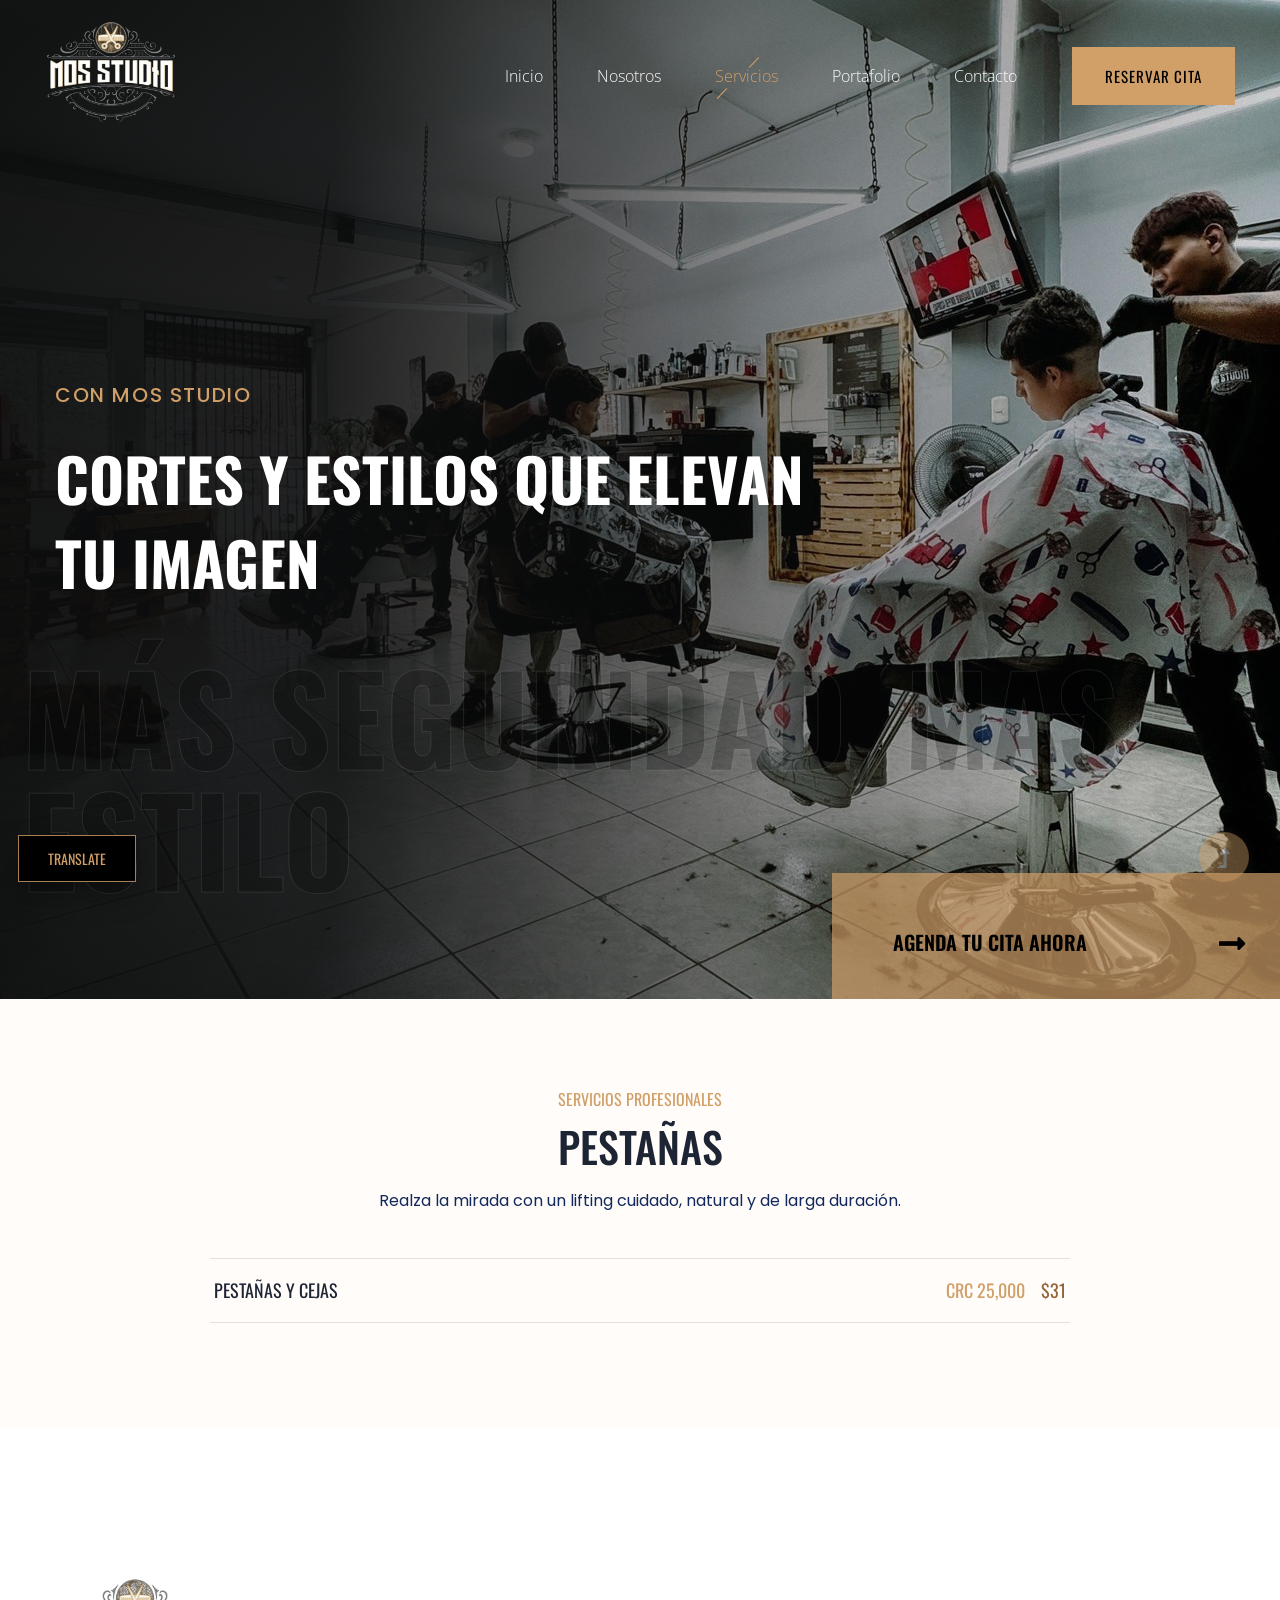
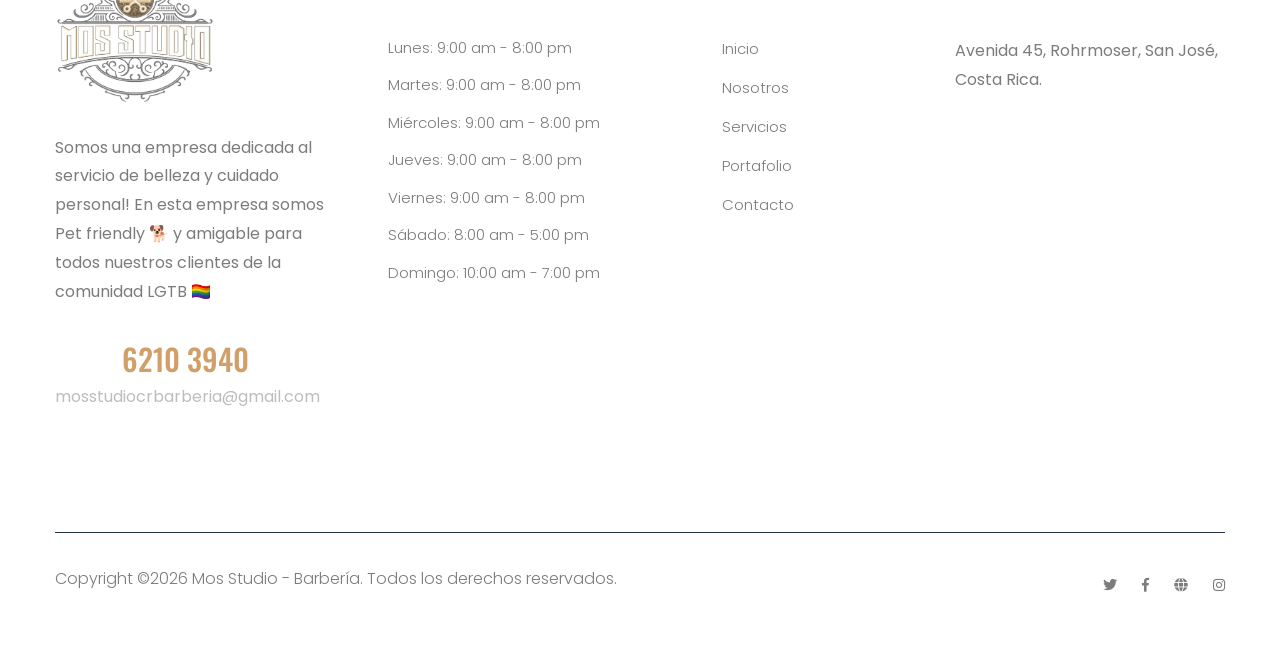
<file: pestanas.html>
<!doctype html>
<html class="no-js" lang="es">
<head>
    <meta charset="utf-8">
    <meta http-equiv="x-ua-compatible" content="ie=edge">
    <title>Pestañas | Mos Studio</title>
    <meta name="description" content="Lifting de pestañas y cuidado de cejas en Mos Studio. Consulta servicios y precios.">
    <meta name="viewport" content="width=device-width, initial-scale=1">
    <link rel="manifest" href="site.webmanifest">
    <link rel="icon" type="image/png" href="assets/img/favicon.png">
    <link rel="stylesheet" href="assets/css/bootstrap.min.css">
    <link rel="stylesheet" href="assets/css/owl.carousel.min.css">
    <link rel="stylesheet" href="assets/css/slicknav.css">
    <link rel="stylesheet" href="assets/css/flaticon.css">
    <link rel="stylesheet" href="assets/css/gijgo.css">
    <link rel="stylesheet" href="assets/css/animate.min.css">
    <link rel="stylesheet" href="assets/css/animated-headline.css">
    <link rel="stylesheet" href="assets/css/magnific-popup.css">
    <link rel="stylesheet" href="assets/css/fontawesome-all.min.css">
    <link rel="stylesheet" href="assets/css/themify-icons.css">
    <link rel="stylesheet" href="assets/css/slick.css">
    <link rel="stylesheet" href="assets/css/nice-select.css">
    <link rel="stylesheet" href="assets/css/style.css">
    <link rel="stylesheet" href="assets/css/mos-brand.css">
</head>
<body>
    <div id="preloader-active">
        <div class="preloader d-flex align-items-center justify-content-center">
            <div class="preloader-inner position-relative">
                <div class="preloader-circle"></div>
                <div class="preloader-img pere-text"><img src="assets/img/logo/loder.png" alt="Mos Studio"></div>
            </div>
        </div>
    </div>
    <header>
        <div class="header-area header-transparent pt-20">
            <div class="main-header header-sticky">
                <div class="container-fluid">
                    <div class="row align-items-center">
                        <div class="col-xl-2 col-lg-2 col-md-1">
                            <div class="logo"><a href="index.html"><img src="assets/img/logo/logo.png" alt="Mos Studio"></a></div>
                        </div>
                        <div class="col-xl-10 col-lg-10 col-md-10">
                            <div class="menu-main d-flex align-items-center justify-content-end">
                                <div class="main-menu f-right d-none d-lg-block">
                                    <nav>
                                        <ul id="navigation">
                                            <li><a href="index.html">Inicio</a></li>
                                            <li><a href="about.html">Nosotros</a></li>
                                            <li class="active"><a href="services.html">Servicios</a></li>
                                            <li><a href="portfolio.html">Portafolio</a></li>
                                            <li><a href="contact.html">Contacto</a></li>
                                        </ul>
                                    </nav>
                                </div>
                                <div class="header-right-btn f-right d-none d-lg-block ml-30">
                                    <a href="https://wa.me/c/50662103940" class="btn header-btn" target="_blank" rel="noopener noreferrer">Reservar cita</a>
                                </div>
                            </div>
                        </div>
                        <div class="col-12"><div class="mobile_menu d-block d-lg-none"></div></div>
                    </div>
                </div>
            </div>
        </div>
    </header>
    <main>
        <div class="slider-area position-relative fix">
            <div class="slider-active">
                <div class="single-slider slider-height d-flex align-items-center mos-hero-slide mos-hero-slide--one">
                    <div class="container"><div class="row"><div class="col-xl-8 col-lg-9 col-md-11 col-sm-10">
                        <div class="hero__caption">
                            <span data-animation="fadeInUp" data-delay="0.2s">con Mos Studio</span>
                            <h1 data-animation="fadeInUp" data-delay="0.5s">Cortes y estilos que elevan tu imagen</h1>
                        </div>
                    </div></div></div>
                </div>
                <div class="single-slider slider-height d-flex align-items-center mos-hero-slide mos-hero-slide--two">
                    <div class="container"><div class="row"><div class="col-xl-8 col-lg-9 col-md-11 col-sm-10">
                        <div class="hero__caption">
                            <span data-animation="fadeInUp" data-delay="0.2s">con Mos Studio</span>
                            <h1 data-animation="fadeInUp" data-delay="0.5s">Profesionales para Caballeros y Damas</h1>
                        </div>
                    </div></div></div>
                </div>
            </div>
            <div class="stock-text"><h2>Más seguridad, más estilo</h2><h2>Más seguridad, más estilo</h2></div>
            <div class="thumb-content-box"><div class="thumb-content">
                <h3>agenda tu cita ahora</h3>
                <a href="https://wa.me/c/50662103940" target="_blank" rel="noopener noreferrer" aria-label="Ver catálogo de Mos Studio en WhatsApp"><i class="fas fa-long-arrow-alt-right"></i></a>
            </div></div>
        </div>
        <section class="mos-service-detail" aria-labelledby="service-title">
            <div class="container">
                <div class="mos-service-detail__header">
                    <span class="mos-service-detail__eyebrow">Servicios profesionales</span>
                    <h2 class="mos-service-detail__title" id="service-title">Pestañas</h2>
                    <p class="mos-service-detail__description">Realza la mirada con un lifting cuidado, natural y de larga duración.</p>
                </div>
                <ul class="mos-service-price-list" aria-label="Servicios y precios de pestañas">
                    <li><span>Pestañas y cejas</span><span class="mos-service-price-list__amounts"><span>CRC 25,000</span><span>$31</span></span></li>
                </ul>
            </div>
        </section>
    </main>
    <footer>
        <div class="footer-area section-bg" data-background="assets/img/gallery/footer_bg.png">
            <div class="container">
                <div class="footer-top footer-padding"><div class="row d-flex justify-content-between">
                    <div class="col-xl-3 col-lg-4 col-md-5 col-sm-8"><div class="single-footer-caption mb-50">
                        <div class="footer-logo"><a href="index.html"><img src="assets/img/logo/logo2_footer.png" alt="Mos Studio"></a></div>
                        <div class="footer-tittle mos-footer-info"><div class="footer-pera"><p class="info1">Somos una empresa dedicada al servicio de belleza y cuidado personal! En esta empresa somos Pet friendly &#128021; y amigable para todos nuestros clientes de la comunidad LGTB &#127987;&#65039;&#8205;&#127752;</p></div></div>
                        <div class="footer-number mos-footer-contact"><h4><a href="tel:+50662103940"><span>+506 </span>6210 3940</a></h4><p><a href="mailto:mosstudiocrbarberia@gmail.com">mosstudiocrbarberia@gmail.com</a></p></div>
                    </div></div>
                    <div class="col-xl-3 col-lg-3 col-md-4 col-sm-6"><div class="single-footer-caption mb-50"><div class="footer-tittle mos-footer-list">
                        <h4>Horarios</h4><ul>
                            <li><span>Lunes: 9:00 am - 8:00 pm</span></li><li><span>Martes: 9:00 am - 8:00 pm</span></li><li><span>Miércoles: 9:00 am - 8:00 pm</span></li><li><span>Jueves: 9:00 am - 8:00 pm</span></li><li><span>Viernes: 9:00 am - 8:00 pm</span></li><li><span>Sábado: 8:00 am - 5:00 pm</span></li><li><span>Domingo: 10:00 am - 7:00 pm</span></li>
                        </ul>
                    </div></div></div>
                    <div class="col-xl-2 col-lg-2 col-md-3 col-sm-5"><div class="single-footer-caption mb-50"><div class="footer-tittle">
                        <h4>Menú</h4><ul><li><a href="index.html">Inicio</a></li><li><a href="about.html">Nosotros</a></li><li><a href="services.html">Servicios</a></li><li><a href="portfolio.html">Portafolio</a></li><li><a href="contact.html">Contacto</a></li></ul>
                    </div></div></div>
                    <div class="col-xl-3 col-lg-3 col-md-5 col-sm-7"><div class="single-footer-caption mb-50"><div class="footer-tittle mos-footer-location">
                        <h4>Ubicación</h4><div class="footer-pera"><p class="info1">Avenida 45, Rohrmoser, San José, Costa Rica.</p></div>
                    </div></div></div>
                </div></div>
                <div class="footer-bottom"><div class="row d-flex justify-content-between align-items-center">
                    <div class="col-xl-9 col-lg-8"><div class="footer-copy-right"><p>Copyright &copy;<script>document.write(new Date().getFullYear());</script> Mos Studio - Barbería. Todos los derechos reservados.</p></div></div>
                    <div class="col-xl-3 col-lg-4"><div class="footer-social f-right"><a href="#" aria-label="Twitter"><i class="fab fa-twitter"></i></a><a href="https://www.facebook.com/sai4ull" aria-label="Facebook"><i class="fab fa-facebook-f"></i></a><a href="#" aria-label="Sitio web"><i class="fas fa-globe"></i></a><a href="#" aria-label="Instagram"><i class="fab fa-instagram"></i></a></div></div>
                </div></div>
            </div>
        </div>
    </footer>
    <div class="mos-translate" aria-label="Traductor de idiomas">
        <button class="mos-translate__button" type="button" aria-expanded="false" aria-controls="mos-translate-panel">Translate</button>
        <div class="mos-translate__panel" id="mos-translate-panel"><span class="mos-translate__label">Selecciona idioma</span><div id="google_translate_element"></div></div>
    </div>
    <div id="back-top"><a title="Volver arriba" href="#"><i class="fas fa-level-up-alt"></i></a></div>
    <script src="./assets/js/vendor/modernizr-3.5.0.min.js"></script>
    <script src="./assets/js/vendor/jquery-1.12.4.min.js"></script>
    <script src="./assets/js/popper.min.js"></script>
    <script src="./assets/js/bootstrap.min.js"></script>
    <script src="./assets/js/jquery.slicknav.min.js"></script>
    <script src="./assets/js/owl.carousel.min.js"></script>
    <script src="./assets/js/slick.min.js"></script>
    <script src="./assets/js/wow.min.js"></script>
    <script src="./assets/js/animated.headline.js"></script>
    <script src="./assets/js/jquery.magnific-popup.js"></script>
    <script src="./assets/js/gijgo.min.js"></script>
    <script src="./assets/js/jquery.nice-select.min.js"></script>
    <script src="./assets/js/jquery.sticky.js"></script>
    <script src="./assets/js/jquery.counterup.min.js"></script>
    <script src="./assets/js/waypoints.min.js"></script>
    <script src="./assets/js/jquery.countdown.min.js"></script>
    <script src="./assets/js/hover-direction-snake.min.js"></script>
    <script src="./assets/js/contact.js"></script>
    <script src="./assets/js/jquery.form.js"></script>
    <script src="./assets/js/jquery.validate.min.js"></script>
    <script src="./assets/js/mail-script.js"></script>
    <script src="./assets/js/jquery.ajaxchimp.min.js"></script>
    <script src="./assets/js/plugins.js"></script>
    <script src="./assets/js/main.js"></script>
    <script src="https://translate.google.com/translate_a/element.js?cb=googleTranslateElementInit"></script>
</body>
</html>
</file>
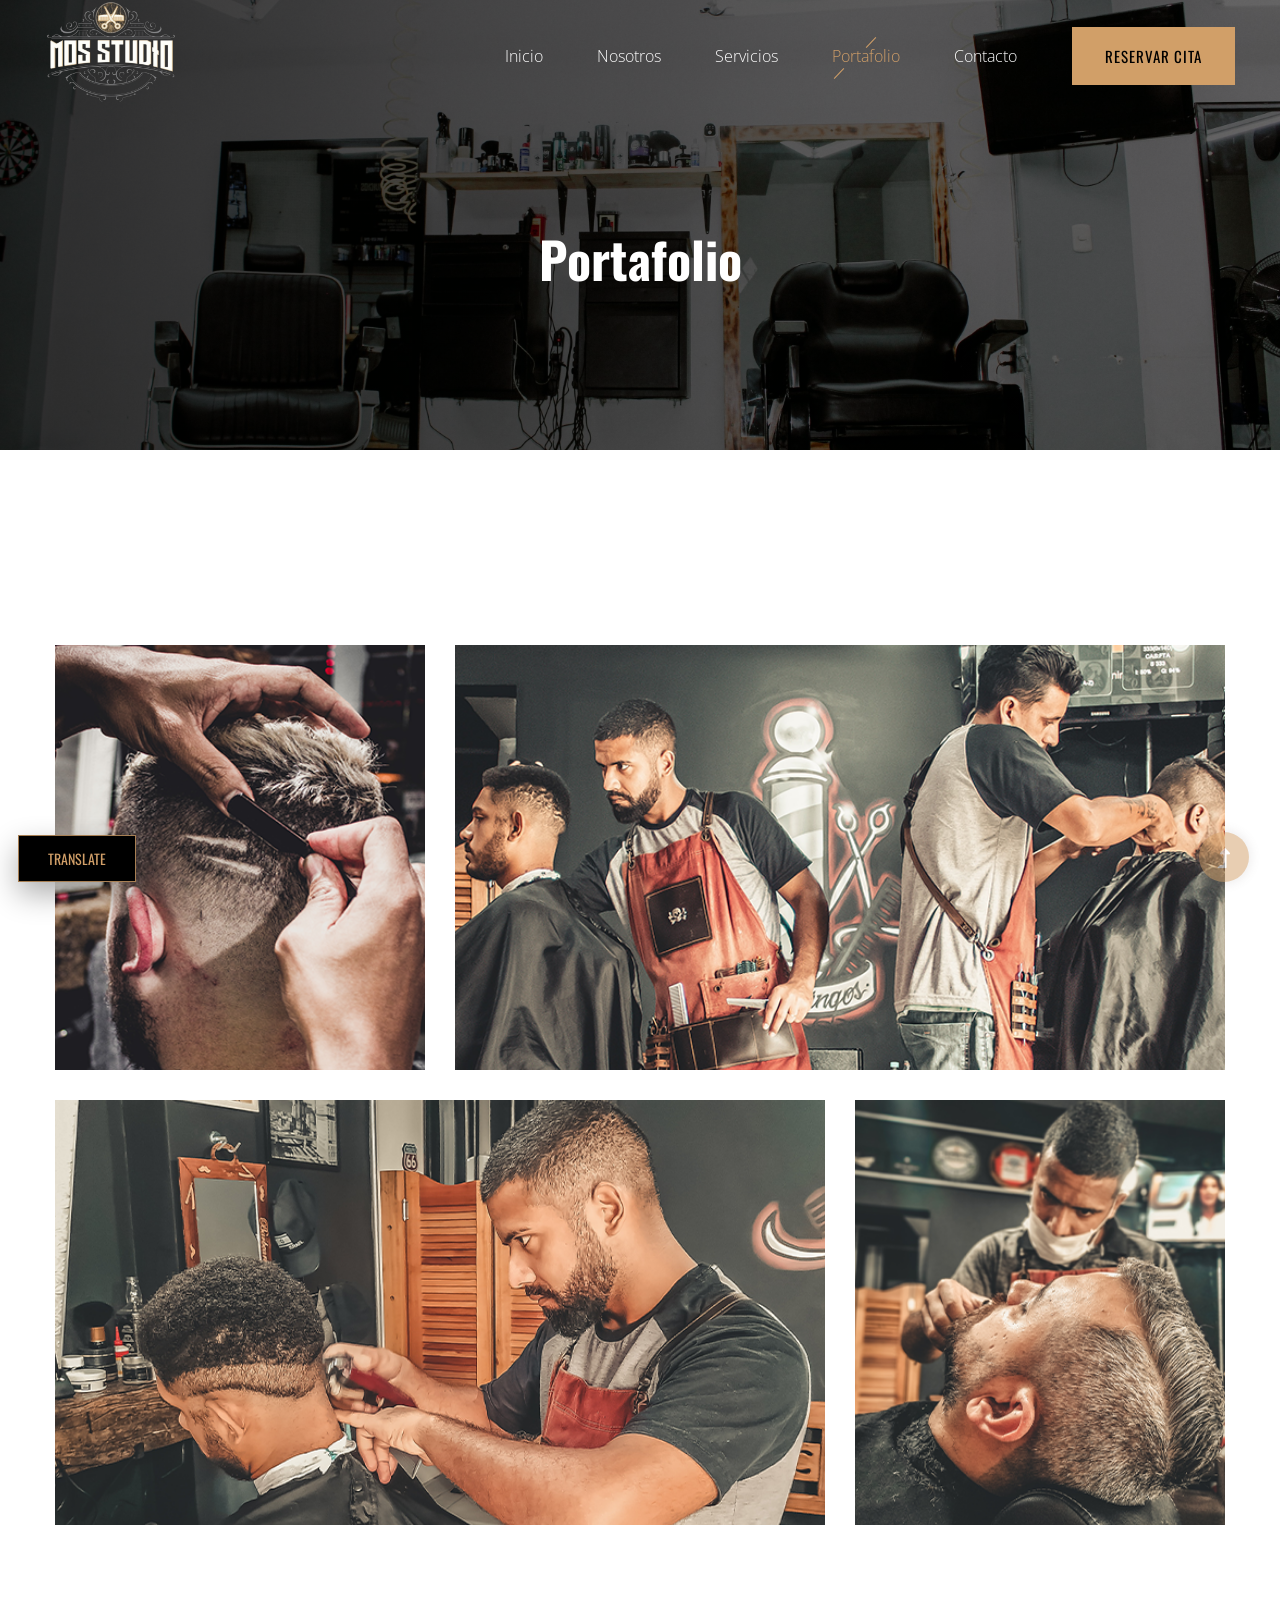
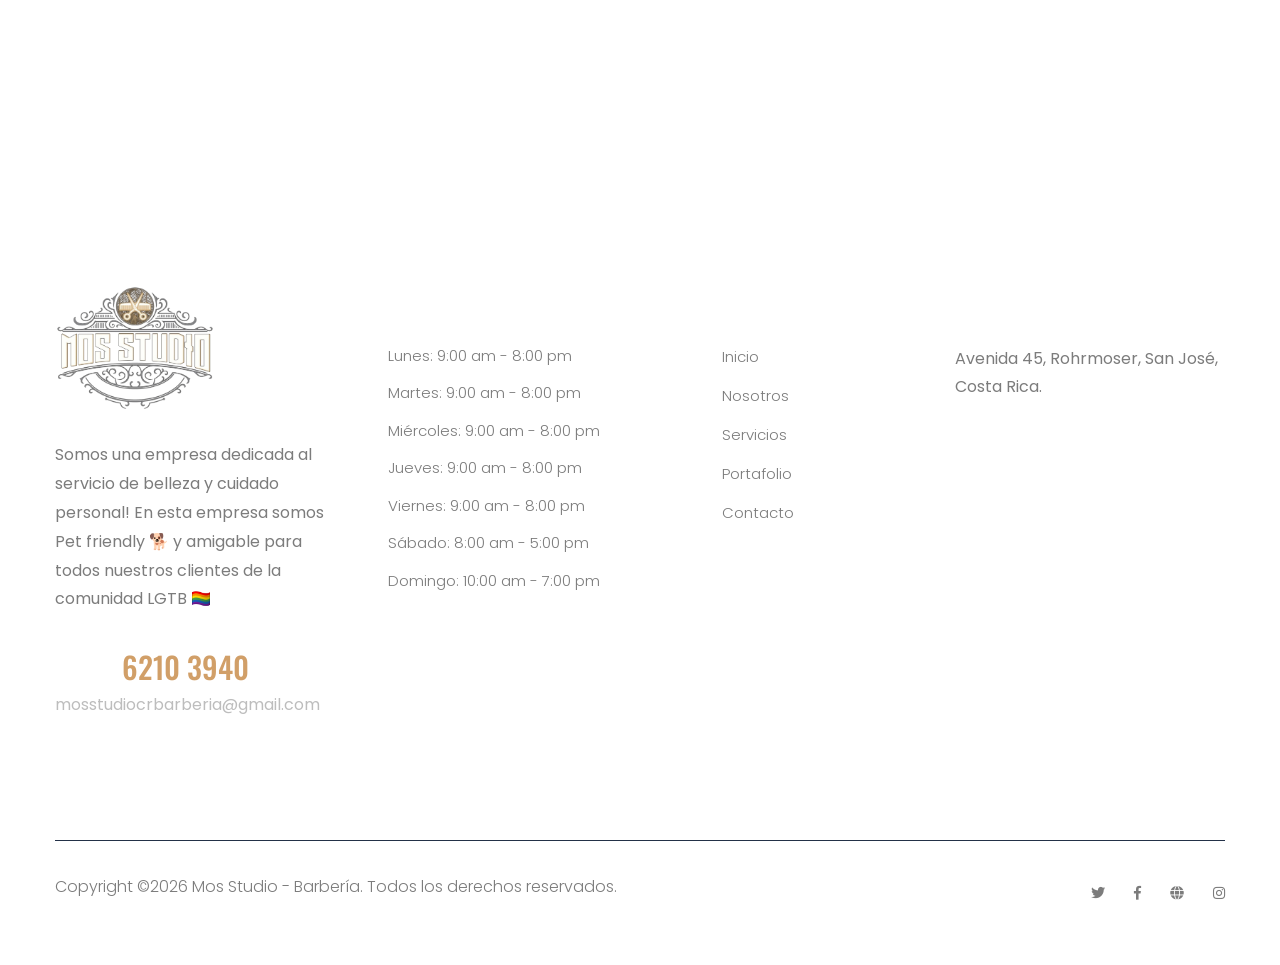
<file: portfolio.html>
<!doctype html>
<html class="no-js" lang="es">
<head>
    <meta charset="utf-8">
    <meta http-equiv="x-ua-compatible" content="ie=edge">
    <title>Mos Studio - Barbería</title>
    <meta name="description" content="">
    <meta name="viewport" content="width=device-width, initial-scale=1">
    <link rel="manifest" href="site.webmanifest">
    <link rel="icon" type="image/png" href="assets/img/favicon.png">

	<!-- CSS here -->
	<link rel="stylesheet" href="assets/css/bootstrap.min.css">
	<link rel="stylesheet" href="assets/css/owl.carousel.min.css">
	<link rel="stylesheet" href="assets/css/slicknav.css">
    <link rel="stylesheet" href="assets/css/flaticon.css">
    <link rel="stylesheet" href="assets/css/gijgo.css">
    <link rel="stylesheet" href="assets/css/animate.min.css">
    <link rel="stylesheet" href="assets/css/animated-headline.css">
	<link rel="stylesheet" href="assets/css/magnific-popup.css">
	<link rel="stylesheet" href="assets/css/fontawesome-all.min.css">
	<link rel="stylesheet" href="assets/css/themify-icons.css">
	<link rel="stylesheet" href="assets/css/slick.css">
	<link rel="stylesheet" href="assets/css/nice-select.css">
	<link rel="stylesheet" href="assets/css/style.css">
    <link rel="stylesheet" href="assets/css/mos-brand.css">
</head>
<body>
    <!-- ? Preloader Start -->
    <div id="preloader-active">
        <div class="preloader d-flex align-items-center justify-content-center">
            <div class="preloader-inner position-relative">
                <div class="preloader-circle"></div>
                <div class="preloader-img pere-text">
                    <img src="assets/img/logo/loder.png" alt="Mos Studio">
                </div>
            </div>
        </div>
    </div>
    <!-- Preloader Start -->
    <header>
        <!--? Header Start -->
        <div class="header-area header-transparent">
            <div class="main-header header-sticky">
                <div class="container-fluid">
                    <div class="row align-items-center">
                        <!-- Logo -->
                        <div class="col-xl-2 col-lg-2 col-md-1">
                            <div class="logo">
                                <a href="index.html"><img src="assets/img/logo/logo.png" alt="Mos Studio"></a>
                            </div>
                        </div>
                        <div class="col-xl-10 col-lg-10 col-md-10">
                            <div class="menu-main d-flex align-items-center justify-content-end">
                                <!-- Main-menu -->
                                <div class="main-menu f-right d-none d-lg-block">
                                    <nav>
                                        <ul id="navigation">
                                            <li><a href="index.html">Inicio</a></li>
                                            <li><a href="about.html">Nosotros</a></li>
                                            <li><a href="services.html">Servicios</a></li>
                                            <li class="active"><a href="portfolio.html">Portafolio</a></li>
                                            <li><a href="contact.html">Contacto</a></li>
                                        </ul>
                                    </nav>
                                </div>
                                <div class="header-right-btn f-right d-none d-lg-block ml-30">
                                    <a href="https://wa.me/c/50662103940" class="btn header-btn" target="_blank" rel="noopener noreferrer">Reservar cita</a>
                                </div>
                            </div>
                        </div>   
                        <!-- Mobile Menu -->
                        <div class="col-12">
                            <div class="mobile_menu d-block d-lg-none"></div>
                        </div>
                    </div>
                </div>
            </div>
        </div>
        <!-- Header End -->
    </header>
    <main>
        <!--? Hero Start -->
        <div class="slider-area2">
            <div class="slider-height2 d-flex align-items-center">
                <div class="container">
                    <div class="row">
                        <div class="col-xl-12">
                            <div class="hero-cap hero-cap2 pt-70 text-center">
                                <h2>Portafolio</h2>
                            </div>
                        </div>
                    </div>
                </div>
            </div>
        </div>
        <!-- Hero End -->
        <!--? Gallery Area Start -->
        <div class="gallery-area section-padding30">
            <div class="container">
                <div class="row">
                    <div class="col-lg-4 col-md-6 col-sm-6">
                        <div class="box snake mb-30">
                            <div class="gallery-img " style="background-image: url(assets/img/gallery/gallery1.png);"></div>
                            <div class="overlay"></div>
                        </div>
                    </div>
                    <div class="col-lg-8 col-md-6 col-sm-6">
                        <div class="box snake mb-30">
                            <div class="gallery-img " style="background-image: url(assets/img/gallery/gallery2.png);"></div>
                            <div class="overlay"></div>
                        </div>
                    </div>
                    <div class="col-lg-8 col-md-6 col-sm-6">
                        <div class="box snake mb-30">
                            <div class="gallery-img " style="background-image: url(assets/img/gallery/gallery3.png);"></div>
                            <div class="overlay"></div>
                        </div>
                    </div>
                    <div class="col-lg-4 col-md-6 col-sm-6">
                        <div class="box snake mb-30">
                            <div class="gallery-img " style="background-image: url(assets/img/gallery/gallery4.png);"></div>
                            <div class="overlay"></div>
                        </div>
                    </div>
                </div>
            </div>
        </div>
        <!-- Gallery Area End -->
    </main>
    <footer>
        <!--? Footer Start-->
        <div class="footer-area section-bg" data-background="assets/img/gallery/footer_bg.png">
            <div class="container">
                <div class="footer-top footer-padding">
                    <div class="row d-flex justify-content-between">
                        <div class="col-xl-3 col-lg-4 col-md-5 col-sm-8">
                            <div class="single-footer-caption mb-50">
                                <!-- logo -->
                                <div class="footer-logo">
                                    <a href="index.html"><img src="assets/img/logo/logo2_footer.png" alt="Mos Studio"></a>
                                </div>
                                <div class="footer-tittle mos-footer-info">
                                    <div class="footer-pera">
                                        <p class="info1">Somos una empresa dedicada al servicio de belleza y cuidado personal! En esta empresa somos Pet friendly &#128021; y amigable para todos nuestros clientes de la comunidad LGTB &#127987;&#65039;&#8205;&#127752;</p>
                                    </div>
                                </div>
                                <div class="footer-number mos-footer-contact">
                                    <h4><a href="tel:+50662103940"><span>+506 </span>6210 3940</a></h4>
                                    <p><a href="mailto:mosstudiocrbarberia@gmail.com">mosstudiocrbarberia@gmail.com</a></p>
                                </div>
                            </div>
                        </div>
                        <div class="col-xl-3 col-lg-3 col-md-4 col-sm-6">
                            <div class="single-footer-caption mb-50">
                                <div class="footer-tittle mos-footer-list">
                                    <h4>Horarios</h4>
                                    <ul>
                                        <li><span>Lunes: 9:00 am - 8:00 pm</span></li>
                                        <li><span>Martes: 9:00 am - 8:00 pm</span></li>
                                        <li><span>Miércoles: 9:00 am - 8:00 pm</span></li>
                                        <li><span>Jueves: 9:00 am - 8:00 pm</span></li>
                                        <li><span>Viernes: 9:00 am - 8:00 pm</span></li>
                                        <li><span>Sábado: 8:00 am - 5:00 pm</span></li>
                                        <li><span>Domingo: 10:00 am - 7:00 pm</span></li>
                                    </ul>
                                </div>
                            </div>
                        </div>
                        <div class="col-xl-2 col-lg-2 col-md-3 col-sm-5">
                            <div class="single-footer-caption mb-50">
                                <div class="footer-tittle">
                                    <h4>Menú</h4>
                                    <ul>
                                        <li><a href="index.html">Inicio</a></li>
                                        <li><a href="about.html">Nosotros</a></li>
                                        <li><a href="services.html">Servicios</a></li>
                                        <li><a href="portfolio.html">Portafolio</a></li>
                                        <li><a href="contact.html">Contacto</a></li>
                                    </ul>
                                </div>
                            </div>
                        </div>
                        <div class="col-xl-3 col-lg-3 col-md-5 col-sm-7">
                            <div class="single-footer-caption mb-50">
                                <div class="footer-tittle mos-footer-location">
                                    <h4>Ubicación</h4>
                                    <div class="footer-pera">
                                        <p class="info1">Avenida 45, Rohrmoser, San José, Costa Rica.</p>
                                    </div>
                                </div>
                            </div>
                        </div>
                    </div>
                </div>
                <div class="footer-bottom">
                    <div class="row d-flex justify-content-between align-items-center">
                        <div class="col-xl-9 col-lg-8">
                            <div class="footer-copy-right">
                                <p><!-- Link back to Colorlib can't be removed. Template is licensed under CC BY 3.0. -->
  Copyright &copy;<script>document.write(new Date().getFullYear());</script> Mos Studio - Barbería. Todos los derechos reservados.
  <!-- Link back to Colorlib can't be removed. Template is licensed under CC BY 3.0. --></p>
                            </div>
                        </div>
                        <div class="col-xl-3 col-lg-4">
                            <!-- Footer Social -->
                            <div class="footer-social f-right">
                                <a href="#"><i class="fab fa-twitter"></i></a>
                                <a href="https://www.facebook.com/sai4ull"><i class="fab fa-facebook-f"></i></a>
                                <a href="#"><i class="fas fa-globe"></i></a>
                                <a href="#"><i class="fab fa-instagram"></i></a>
                            </div>
                        </div>
                    </div>
                </div>
            </div>
        </div>
        <!-- Footer End-->
    </footer>
    <div class="mos-translate" aria-label="Traductor de idiomas">
        <button class="mos-translate__button" type="button" aria-expanded="false" aria-controls="mos-translate-panel">Translate</button>
        <div class="mos-translate__panel" id="mos-translate-panel">
            <span class="mos-translate__label">Selecciona idioma</span>
            <div id="google_translate_element"></div>
        </div>
    </div>

    <!-- Scroll Up -->
    <div id="back-top" >
        <a title="Volver arriba" href="#"> <i class="fas fa-level-up-alt"></i></a>
    </div>

    <!-- JS here -->

    <script src="./assets/js/vendor/modernizr-3.5.0.min.js"></script>
    <!-- Jquery, Popper, Bootstrap -->
    <script src="./assets/js/vendor/jquery-1.12.4.min.js"></script>
    <script src="./assets/js/popper.min.js"></script>
    <script src="./assets/js/bootstrap.min.js"></script>
    <!-- Jquery Mobile Menu -->
    <script src="./assets/js/jquery.slicknav.min.js"></script>

    <!-- Jquery Slick , Owl-Carousel Plugins -->
    <script src="./assets/js/owl.carousel.min.js"></script>
    <script src="./assets/js/slick.min.js"></script>
    <!-- One Page, Animated-HeadLin -->
    <script src="./assets/js/wow.min.js"></script>
    <script src="./assets/js/animated.headline.js"></script>
    <script src="./assets/js/jquery.magnific-popup.js"></script>

    <!-- Date Picker -->
    <script src="./assets/js/gijgo.min.js"></script>
    <!-- Nice-select, sticky -->
    <script src="./assets/js/jquery.nice-select.min.js"></script>
    <script src="./assets/js/jquery.sticky.js"></script>
    
    <!-- counter , waypoint,Hover Direction -->
    <script src="./assets/js/jquery.counterup.min.js"></script>
    <script src="./assets/js/waypoints.min.js"></script>
    <script src="./assets/js/jquery.countdown.min.js"></script>
    <script src="./assets/js/hover-direction-snake.min.js"></script>

    <!-- contact js -->
    <script src="./assets/js/contact.js"></script>
    <script src="./assets/js/jquery.form.js"></script>
    <script src="./assets/js/jquery.validate.min.js"></script>
    <script src="./assets/js/mail-script.js"></script>
    <script src="./assets/js/jquery.ajaxchimp.min.js"></script>
    
    <!-- Jquery Plugins, main Jquery -->	
    <script src="./assets/js/plugins.js"></script>
    <script src="./assets/js/main.js"></script>
    <script src="https://translate.google.com/translate_a/element.js?cb=googleTranslateElementInit"></script>
    
    </body>
</html>
</file>
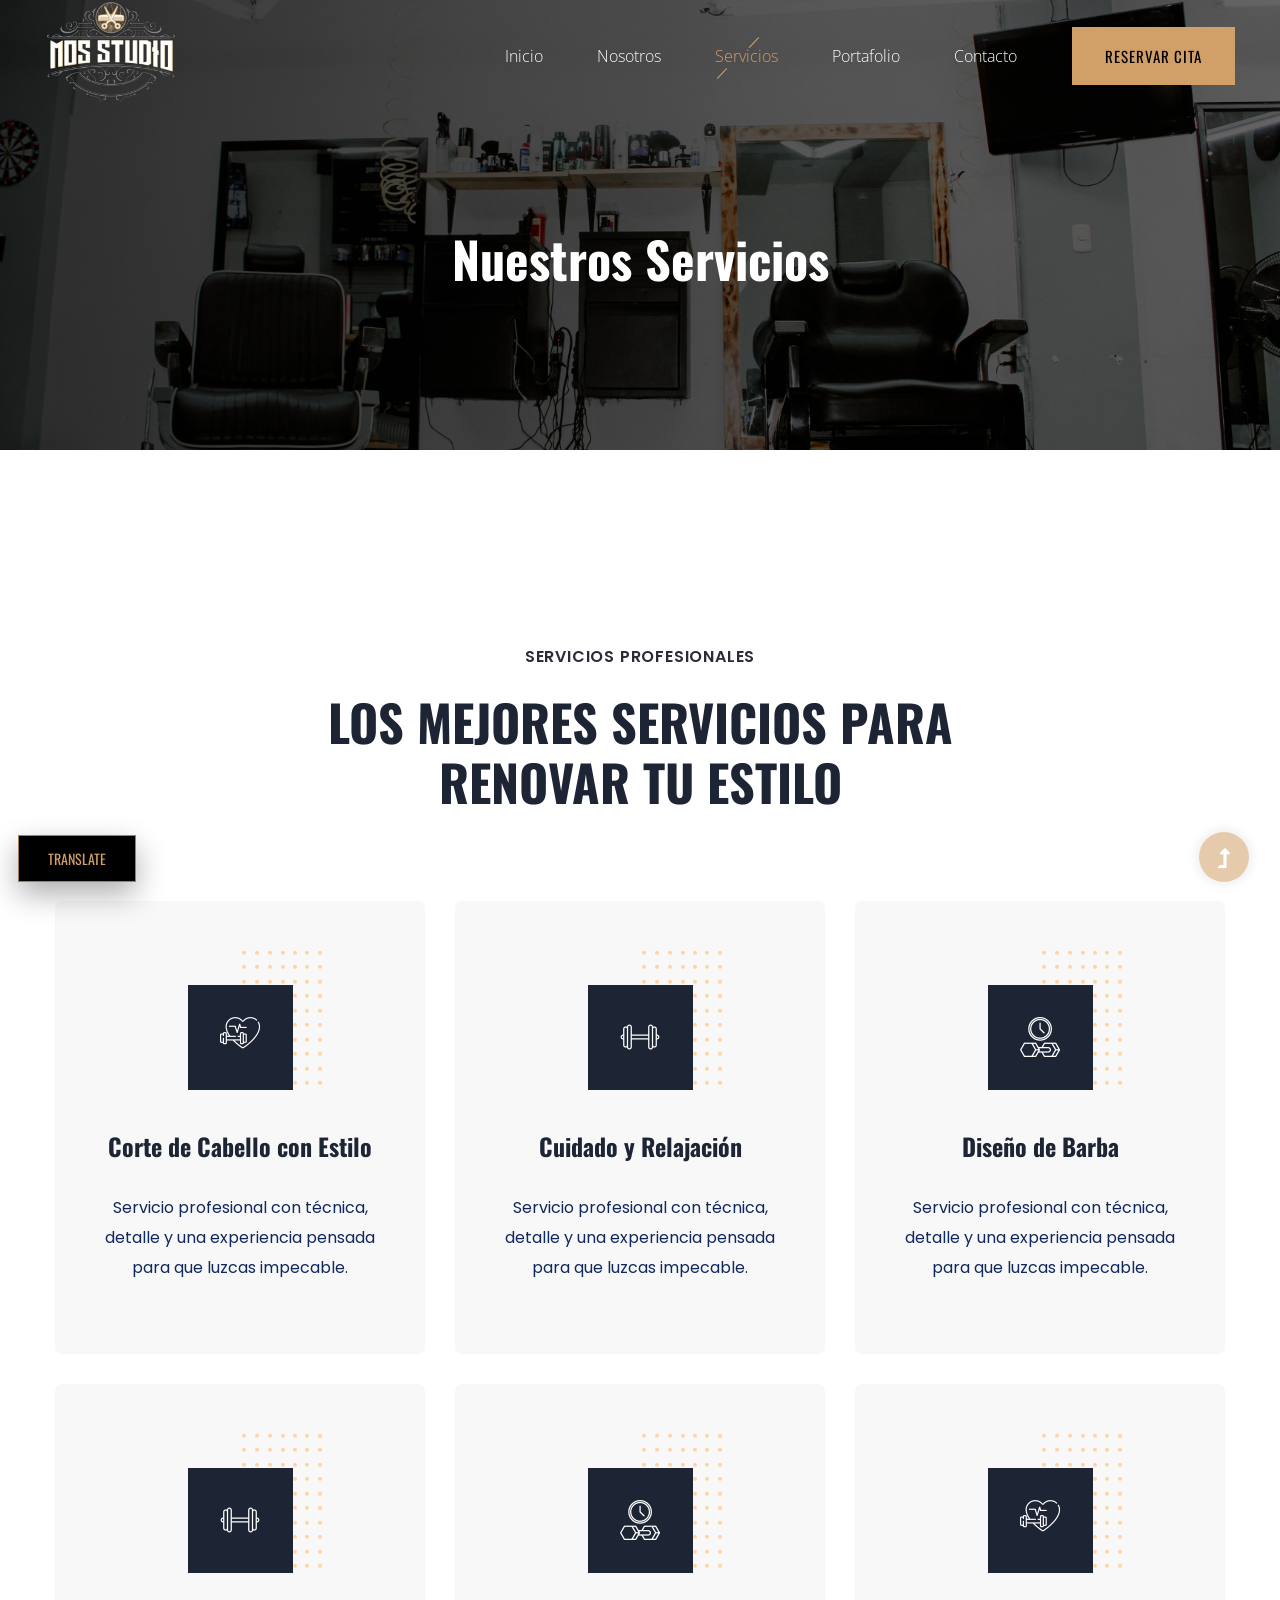
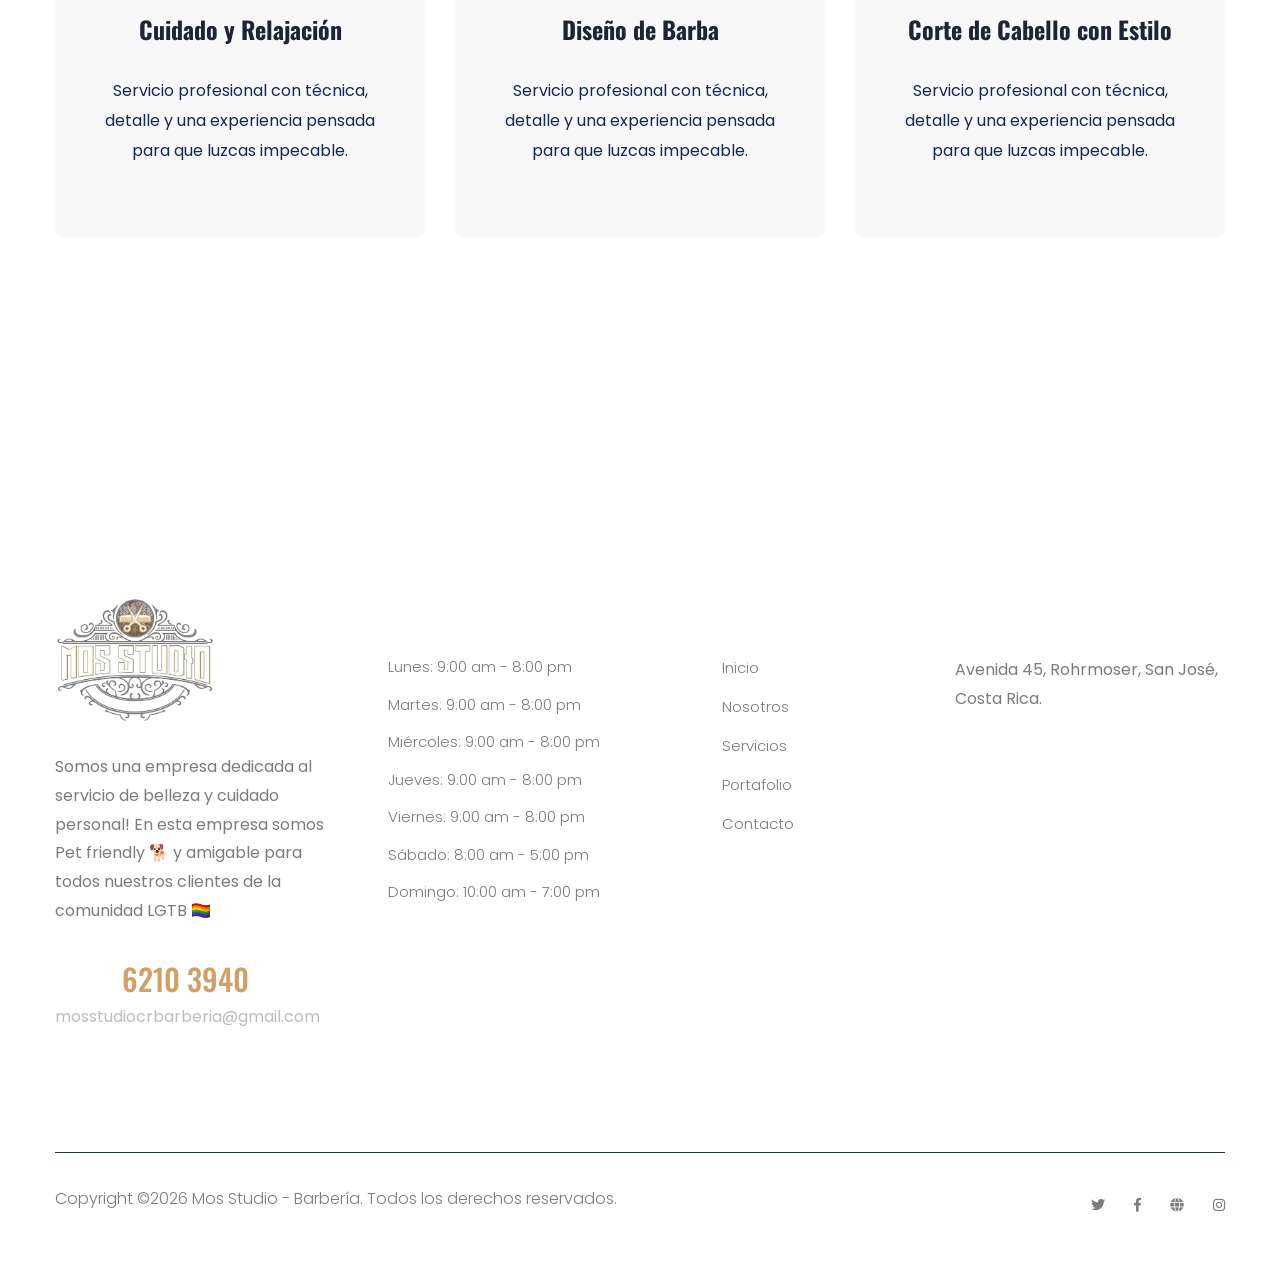
<file: services.html>
<!doctype html>
<html class="no-js" lang="es">
<head>
    <meta charset="utf-8">
    <meta http-equiv="x-ua-compatible" content="ie=edge">
    <title>Mos Studio - Barbería</title>
    <meta name="description" content="">
    <meta name="viewport" content="width=device-width, initial-scale=1">
    <link rel="manifest" href="site.webmanifest">
    <link rel="icon" type="image/png" href="assets/img/favicon.png">

	<!-- CSS here -->
	<link rel="stylesheet" href="assets/css/bootstrap.min.css">
	<link rel="stylesheet" href="assets/css/owl.carousel.min.css">
	<link rel="stylesheet" href="assets/css/slicknav.css">
    <link rel="stylesheet" href="assets/css/flaticon.css">
    <link rel="stylesheet" href="assets/css/gijgo.css">
    <link rel="stylesheet" href="assets/css/animate.min.css">
    <link rel="stylesheet" href="assets/css/animated-headline.css">
	<link rel="stylesheet" href="assets/css/magnific-popup.css">
	<link rel="stylesheet" href="assets/css/fontawesome-all.min.css">
	<link rel="stylesheet" href="assets/css/themify-icons.css">
	<link rel="stylesheet" href="assets/css/slick.css">
	<link rel="stylesheet" href="assets/css/nice-select.css">
	<link rel="stylesheet" href="assets/css/style.css">
    <link rel="stylesheet" href="assets/css/mos-brand.css">
</head>
<body>
    <!-- ? Preloader Start -->
    <div id="preloader-active">
        <div class="preloader d-flex align-items-center justify-content-center">
            <div class="preloader-inner position-relative">
                <div class="preloader-circle"></div>
                <div class="preloader-img pere-text">
                    <img src="assets/img/logo/loder.png" alt="Mos Studio">
                </div>
            </div>
        </div>
    </div>
    <!-- Preloader Start -->
    <header>
        <!--? Header Start -->
        <div class="header-area header-transparent">
            <div class="main-header header-sticky">
                <div class="container-fluid">
                    <div class="row align-items-center">
                        <!-- Logo -->
                        <div class="col-xl-2 col-lg-2 col-md-1">
                            <div class="logo">
                                <a href="index.html"><img src="assets/img/logo/logo.png" alt="Mos Studio"></a>
                            </div>
                        </div>
                        <div class="col-xl-10 col-lg-10 col-md-10">
                            <div class="menu-main d-flex align-items-center justify-content-end">
                                <!-- Main-menu -->
                                <div class="main-menu f-right d-none d-lg-block">
                                    <nav>
                                        <ul id="navigation">
                                            <li><a href="index.html">Inicio</a></li>
                                            <li><a href="about.html">Nosotros</a></li>
                                            <li class="active"><a href="services.html">Servicios</a></li>
                                            <li><a href="portfolio.html">Portafolio</a></li>
                                            <li><a href="contact.html">Contacto</a></li>
                                        </ul>
                                    </nav>
                                </div>
                                <div class="header-right-btn f-right d-none d-lg-block ml-30">
                                    <a href="https://wa.me/c/50662103940" class="btn header-btn" target="_blank" rel="noopener noreferrer">Reservar cita</a>
                                </div>
                            </div>
                        </div>   
                        <!-- Mobile Menu -->
                        <div class="col-12">
                            <div class="mobile_menu d-block d-lg-none"></div>
                        </div>
                    </div>
                </div>
            </div>
        </div>
        <!-- Header End -->
    </header>
    <main>
        <!--? Hero Start -->
        <div class="slider-area2">
            <div class="slider-height2 d-flex align-items-center">
                <div class="container">
                    <div class="row">
                        <div class="col-xl-12">
                            <div class="hero-cap hero-cap2 pt-70 text-center">
                                <h2>Nuestros Servicios</h2>
                            </div>
                        </div>
                    </div>
                </div>
            </div>
        </div>
        <!-- Hero End -->
        <!--? Servicios Area Start -->
        <section class="service-area section-padding30">
            <div class="container">
                <!-- Section Tittle -->
                <div class="row d-flex justify-content-center">
                    <div class="col-xl-7 col-lg-8 col-md-11 col-sm-11">
                        <div class="section-tittle text-center mb-90">
                            <span>Servicios Profesionales</span>
                            <h2>Los mejores servicios para renovar tu estilo</h2>
                        </div>
                    </div>
                </div>
                <!-- Section caption -->
                <div class="row">
                    <div class="col-xl-4 col-lg-4 col-md-6">
                        <div class="services-caption text-center mb-30">
                            <div class="service-icon">
                                <i class="flaticon-healthcare-and-medical"></i>
                            </div> 
                            <div class="service-cap">
                                <h4><a href="#">Corte de Cabello con Estilo</a></h4>
                                <p>Servicio profesional con técnica, detalle y una experiencia pensada para que luzcas impecable.</p>
                            </div>
                        </div>
                    </div>
                    <div class="col-xl-4 col-lg-4 col-md-6">
                        <div class="services-caption active text-center mb-30">
                            <div class="service-icon">
                                <i class="flaticon-fitness"></i>
                            </div> 
                            <div class="service-cap">
                                <h4><a href="#">Cuidado y Relajación</a></h4>
                                <p>Servicio profesional con técnica, detalle y una experiencia pensada para que luzcas impecable.</p>
                            </div>
                        </div>
                    </div> 
                    <div class="col-xl-4 col-lg-4 col-md-6">
                        <div class="services-caption text-center mb-30">
                            <div class="service-icon">
                                <i class="flaticon-clock"></i>
                            </div> 
                            <div class="service-cap">
                                <h4><a href="#">Diseño de Barba</a></h4>
                                <p>Servicio profesional con técnica, detalle y una experiencia pensada para que luzcas impecable.</p>
                            </div>
                        </div>
                    </div>
                    <div class="col-xl-4 col-lg-4 col-md-6">
                        <div class="services-caption active text-center mb-30">
                            <div class="service-icon">
                                <i class="flaticon-fitness"></i>
                            </div> 
                            <div class="service-cap">
                                <h4><a href="#">Cuidado y Relajación</a></h4>
                                <p>Servicio profesional con técnica, detalle y una experiencia pensada para que luzcas impecable.</p>
                            </div>
                        </div>
                    </div> 
                    <div class="col-xl-4 col-lg-4 col-md-6">
                        <div class="services-caption text-center mb-30">
                            <div class="service-icon">
                                <i class="flaticon-clock"></i>
                            </div> 
                            <div class="service-cap">
                                <h4><a href="#">Diseño de Barba</a></h4>
                                <p>Servicio profesional con técnica, detalle y una experiencia pensada para que luzcas impecable.</p>
                            </div>
                        </div>
                    </div>
                    <div class="col-xl-4 col-lg-4 col-md-6">
                        <div class="services-caption text-center mb-30">
                            <div class="service-icon">
                                <i class="flaticon-healthcare-and-medical"></i>
                            </div> 
                            <div class="service-cap">
                                <h4><a href="#">Corte de Cabello con Estilo</a></h4>
                                <p>Servicio profesional con técnica, detalle y una experiencia pensada para que luzcas impecable.</p>
                            </div>
                        </div>
                    </div>
                </div>
            </div>
        </section>
        <!-- Servicios Area End -->
    </main>
    <footer>
        <!--? Footer Start-->
        <div class="footer-area section-bg" data-background="assets/img/gallery/footer_bg.png">
            <div class="container">
                <div class="footer-top footer-padding">
                    <div class="row d-flex justify-content-between">
                        <div class="col-xl-3 col-lg-4 col-md-5 col-sm-8">
                            <div class="single-footer-caption mb-50">
                                <!-- logo -->
                                <div class="footer-logo">
                                    <a href="index.html"><img src="assets/img/logo/logo2_footer.png" alt="Mos Studio"></a>
                                </div>
                                <div class="footer-tittle mos-footer-info">
                                    <div class="footer-pera">
                                        <p class="info1">Somos una empresa dedicada al servicio de belleza y cuidado personal! En esta empresa somos Pet friendly &#128021; y amigable para todos nuestros clientes de la comunidad LGTB &#127987;&#65039;&#8205;&#127752;</p>
                                    </div>
                                </div>
                                <div class="footer-number mos-footer-contact">
                                    <h4><a href="tel:+50662103940"><span>+506 </span>6210 3940</a></h4>
                                    <p><a href="mailto:mosstudiocrbarberia@gmail.com">mosstudiocrbarberia@gmail.com</a></p>
                                </div>
                            </div>
                        </div>
                        <div class="col-xl-3 col-lg-3 col-md-4 col-sm-6">
                            <div class="single-footer-caption mb-50">
                                <div class="footer-tittle mos-footer-list">
                                    <h4>Horarios</h4>
                                    <ul>
                                        <li><span>Lunes: 9:00 am - 8:00 pm</span></li>
                                        <li><span>Martes: 9:00 am - 8:00 pm</span></li>
                                        <li><span>Miércoles: 9:00 am - 8:00 pm</span></li>
                                        <li><span>Jueves: 9:00 am - 8:00 pm</span></li>
                                        <li><span>Viernes: 9:00 am - 8:00 pm</span></li>
                                        <li><span>Sábado: 8:00 am - 5:00 pm</span></li>
                                        <li><span>Domingo: 10:00 am - 7:00 pm</span></li>
                                    </ul>
                                </div>
                            </div>
                        </div>
                        <div class="col-xl-2 col-lg-2 col-md-3 col-sm-5">
                            <div class="single-footer-caption mb-50">
                                <div class="footer-tittle">
                                    <h4>Menú</h4>
                                    <ul>
                                        <li><a href="index.html">Inicio</a></li>
                                        <li><a href="about.html">Nosotros</a></li>
                                        <li><a href="services.html">Servicios</a></li>
                                        <li><a href="portfolio.html">Portafolio</a></li>
                                        <li><a href="contact.html">Contacto</a></li>
                                    </ul>
                                </div>
                            </div>
                        </div>
                        <div class="col-xl-3 col-lg-3 col-md-5 col-sm-7">
                            <div class="single-footer-caption mb-50">
                                <div class="footer-tittle mos-footer-location">
                                    <h4>Ubicación</h4>
                                    <div class="footer-pera">
                                        <p class="info1">Avenida 45, Rohrmoser, San José, Costa Rica.</p>
                                    </div>
                                </div>
                            </div>
                        </div>
                    </div>
                </div>
                <div class="footer-bottom">
                    <div class="row d-flex justify-content-between align-items-center">
                        <div class="col-xl-9 col-lg-8">
                            <div class="footer-copy-right">
                                <p><!-- Link back to Colorlib can't be removed. Template is licensed under CC BY 3.0. -->
  Copyright &copy;<script>document.write(new Date().getFullYear());</script> Mos Studio - Barbería. Todos los derechos reservados.
  <!-- Link back to Colorlib can't be removed. Template is licensed under CC BY 3.0. --></p>
                            </div>
                        </div>
                        <div class="col-xl-3 col-lg-4">
                            <!-- Footer Social -->
                            <div class="footer-social f-right">
                                <a href="#"><i class="fab fa-twitter"></i></a>
                                <a href="https://www.facebook.com/sai4ull"><i class="fab fa-facebook-f"></i></a>
                                <a href="#"><i class="fas fa-globe"></i></a>
                                <a href="#"><i class="fab fa-instagram"></i></a>
                            </div>
                        </div>
                    </div>
                </div>
            </div>
        </div>
        <!-- Footer End-->
    </footer>
    <div class="mos-translate" aria-label="Traductor de idiomas">
        <button class="mos-translate__button" type="button" aria-expanded="false" aria-controls="mos-translate-panel">Translate</button>
        <div class="mos-translate__panel" id="mos-translate-panel">
            <span class="mos-translate__label">Selecciona idioma</span>
            <div id="google_translate_element"></div>
        </div>
    </div>

    <!-- Scroll Up -->
    <div id="back-top" >
        <a title="Volver arriba" href="#"> <i class="fas fa-level-up-alt"></i></a>
    </div>

    <!-- JS here -->

    <script src="./assets/js/vendor/modernizr-3.5.0.min.js"></script>
    <!-- Jquery, Popper, Bootstrap -->
    <script src="./assets/js/vendor/jquery-1.12.4.min.js"></script>
    <script src="./assets/js/popper.min.js"></script>
    <script src="./assets/js/bootstrap.min.js"></script>
    <!-- Jquery Mobile Menu -->
    <script src="./assets/js/jquery.slicknav.min.js"></script>

    <!-- Jquery Slick , Owl-Carousel Plugins -->
    <script src="./assets/js/owl.carousel.min.js"></script>
    <script src="./assets/js/slick.min.js"></script>
    <!-- One Page, Animated-HeadLin -->
    <script src="./assets/js/wow.min.js"></script>
    <script src="./assets/js/animated.headline.js"></script>
    <script src="./assets/js/jquery.magnific-popup.js"></script>

    <!-- Date Picker -->
    <script src="./assets/js/gijgo.min.js"></script>
    <!-- Nice-select, sticky -->
    <script src="./assets/js/jquery.nice-select.min.js"></script>
    <script src="./assets/js/jquery.sticky.js"></script>
    
    <!-- counter , waypoint,Hover Direction -->
    <script src="./assets/js/jquery.counterup.min.js"></script>
    <script src="./assets/js/waypoints.min.js"></script>
    <script src="./assets/js/jquery.countdown.min.js"></script>
    <script src="./assets/js/hover-direction-snake.min.js"></script>

    <!-- contact js -->
    <script src="./assets/js/contact.js"></script>
    <script src="./assets/js/jquery.form.js"></script>
    <script src="./assets/js/jquery.validate.min.js"></script>
    <script src="./assets/js/mail-script.js"></script>
    <script src="./assets/js/jquery.ajaxchimp.min.js"></script>
    
    <!-- Jquery Plugins, main Jquery -->	
    <script src="./assets/js/plugins.js"></script>
    <script src="./assets/js/main.js"></script>
    <script src="https://translate.google.com/translate_a/element.js?cb=googleTranslateElementInit"></script>
    
    </body>
</html>
</file>
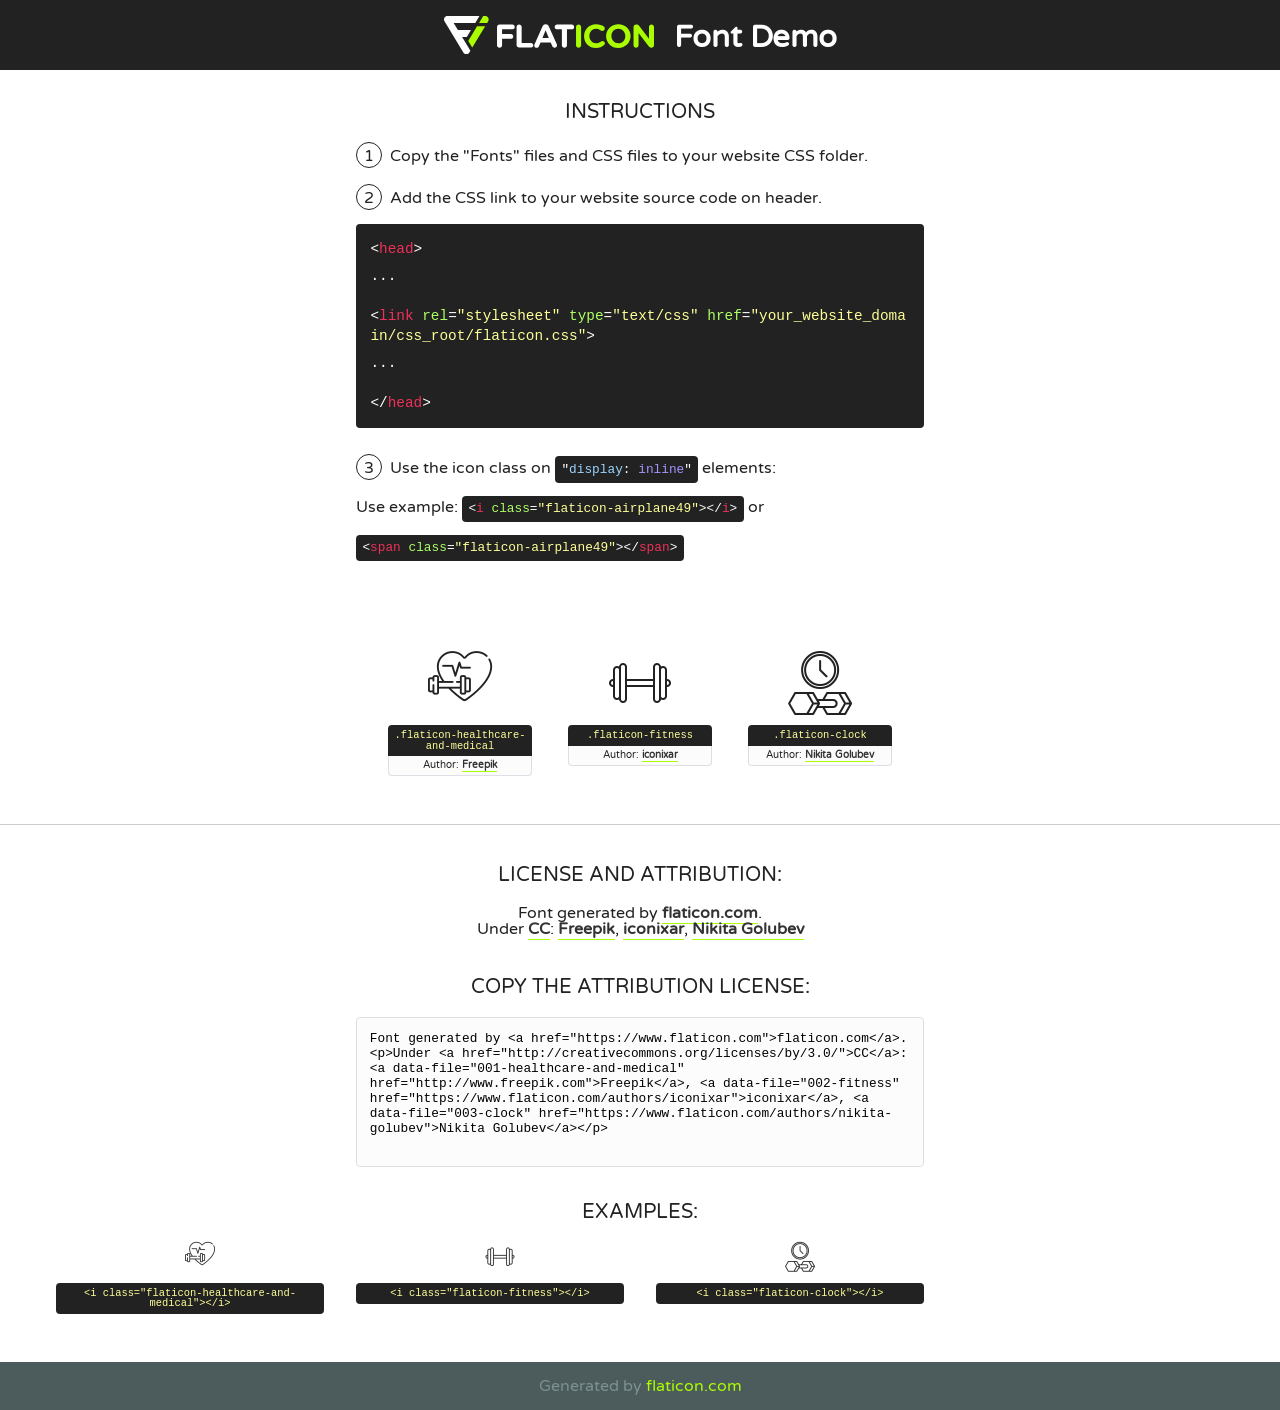
<file: assets/fonts/flaticon.html>
<!DOCTYPE html>
<!--
  Flaticon icon font: Flaticon
  Creation date: 16/05/2020 07:37
-->
<html>
<!DOCTYPE html>
<html>

<head>
    <title>Flaticon WebFont</title>
    <link href="http://fonts.googleapis.com/css?family=Varela+Round" rel="stylesheet" type="text/css" />
    <link rel="stylesheet" type="text/css" href="flaticon.css">
    <meta charset="UTF-8">
    <style>
    html, body, div, span, applet, object, iframe,
    h1, h2, h3, h4, h5, h6, p, blockquote, pre,
    a, abbr, acronym, address, big, cite, code,
    del, dfn, em, img, ins, kbd, q, s, samp,
    small, strike, strong, sub, sup, tt, var,
    b, u, i, center,
    dl, dt, dd, ol, ul, li,
    fieldset, form, label, legend,
    table, caption, tbody, tfoot, thead, tr, th, td,
    article, aside, canvas, details, embed, 
    figure, figcaption, footer, header, hgroup, 
    menu, nav, output, ruby, section, summary,
    time, mark, audio, video {
        margin: 0;
        padding: 0;
        border: 0;
        font-size: 100%;
        font: inherit;
        vertical-align: baseline;
    }
    /* HTML5 display-role reset for older browsers */
    article, aside, details, figcaption, figure, 
    footer, header, hgroup, menu, nav, section {
        display: block;
    }
    body {
        line-height: 1;
    }
    ol, ul {
        list-style: none;
    }
    blockquote, q {
        quotes: none;
    }
    blockquote:before, blockquote:after,
    q:before, q:after {
        content: '';
        content: none;
    }
    table {
        border-collapse: collapse;
        border-spacing: 0;
    }
    body {
        font-family: 'Varela Round', Helvetica, Arial, sans-serif;
        font-size: 16px;
        color: #222;
    }
    a {
        color: #333;
        border-bottom: 1px solid #a9fd00;
        font-weight: bold;
        text-decoration: none;
    }
    * {
        -moz-box-sizing: border-box;
        -webkit-box-sizing: border-box;
        box-sizing: border-box;
        margin: 0;
        padding: 0;
    }
    [class^="flaticon-"]:before, [class*=" flaticon-"]:before, [class^="flaticon-"]:after, [class*=" flaticon-"]:after {
        font-family: Flaticon;
        font-size: 30px;
        font-style: normal;
        margin-left: 20px;
        color: #333;
    }
    .wrapper {
        max-width: 600px;
        margin: auto;
        padding: 0 1em;
    }
    .title {
        font-size: 1.25em;
        text-align: center;
        margin-bottom: 1em;
        text-transform: uppercase;
    }
    header {
        text-align: center;
        background-color: #222;
        color: #fff;
        padding: 1em;
    }
    header .logo {
        width: 210px;
        height: 38px;
        display: inline-block;
        vertical-align: middle;
        margin-right: 1em;
        border: none;
    }
    header strong {
        font-size: 1.95em;
        font-weight: bold;
        vertical-align: middle;
        margin-top: 5px;
        display: inline-block;
    }
    .demo {
        margin: 2em auto;
        line-height: 1.25em;
    }
    .demo ul li {
        margin-bottom: 1em;
    }
    .demo ul li .num {
        color: #222;
        border-radius: 20px;
        display: inline-block;
        width: 26px;
        padding: 3px;
        height: 26px;
        text-align: center;
        margin-right: 0.5em;
        border: 1px solid #222;
    }
    .demo ul li code {
        background-color: #222;
        border-radius: 4px;
        padding: 0.25em 0.5em;
        display: inline-block;
        color: #fff;
        font-family: Consolas,Monaco,Lucida Console,Liberation Mono,DejaVu Sans Mono,Bitstream Vera Sans Mono,Courier New, monospace;
        font-weight: lighter;
        margin-top: 1em;
        font-size: 0.8em;
        word-break: break-all;
    }
    .demo ul li code.big {
        padding: 1em;
        font-size: 0.9em;
    }
    .demo ul li code .red {
        color: #EF3159;
    }
    .demo ul li code .green {
        color: #ACFF65;
    }
    .demo ul li code .yellow {
        color: #FFFF99;
    }
    .demo ul li code .blue {
        color: #99D3FF;
    }
    .demo ul li code .purple {
        color: #A295FF;
    }
    .demo ul li code .dots {
        margin-top: 0.5em;
        display: block;
    }
    #glyphs {
        border-bottom: 1px solid #ccc;
        padding: 2em 0;
        text-align: center;
    }
    .glyph {
        display: inline-block;
        width: 9em;
        margin: 1em;
        text-align: center;
        vertical-align: top;
        background: #FFF;
    }
    .glyph .glyph-icon {
        padding: 10px;
        display: block;
        font-family:"Flaticon";
        font-size: 64px;
        line-height: 1;
    }
    .glyph .glyph-icon:before {
        font-size: 64px;
        color: #222;
        margin-left: 0;
    }
    .class-name {
        font-size: 0.65em;
        background-color: #222;
        color: #fff;
        border-radius: 4px 4px 0 0;
        padding: 0.5em;
        color: #FFFF99;
        font-family: Consolas,Monaco,Lucida Console,Liberation Mono,DejaVu Sans Mono,Bitstream Vera Sans Mono,Courier New, monospace;
    }
    .author-name {
        font-size: 0.6em;
        background-color: #fcfcfd;
        border: 1px solid #DEDEE4;
        border-top: 0;
        border-radius: 0 0 4px 4px;
        padding: 0.5em;
    }
    .class-name:last-child {
        font-size: 10px;
        color:#888;
    }
    .class-name:last-child a {
        font-size: 10px;
        color:#555;
    }
    .class-name:last-child a:hover {
        color:#a9fd00;
    }
    .glyph > input {
        display: block;
        width: 100px;
        margin: 5px auto;
        text-align: center;
        font-size: 12px;
        cursor: text;
    }
    .glyph > input.icon-input {
        font-family:"Flaticon";
        font-size: 16px;
        margin-bottom: 10px;
    }
    .attribution .title {
        margin-top: 2em;
    }
    .attribution textarea {
        background-color: #fcfcfd;
        padding: 1em;
        border: none;
        box-shadow: none;
        border: 1px solid #DEDEE4;
        border-radius: 4px;
        resize: none;
        width: 100%;
        height: 150px;
        font-size: 0.8em;
        font-family: Consolas,Monaco,Lucida Console,Liberation Mono,DejaVu Sans Mono,Bitstream Vera Sans Mono,Courier New, monospace;
        -webkit-appearance: none;
    }
    .iconsuse {
        margin: 2em auto;
        text-align: center;
        max-width: 1200px;
    }
    .iconsuse:after {
        content: '';
        display: table;
        clear: both;
    }
    .iconsuse .image {
        float: left;
        width: 25%;
        padding: 0 1em;
    }
    .iconsuse .image p {
        margin-bottom: 1em;
    }
    .iconsuse .image span {
        display: block;
        font-size: 0.65em;
        background-color: #222;
        color: #fff;
        border-radius: 4px;
        padding: 0.5em;
        color: #FFFF99;
        margin-top: 1em;
        font-family: Consolas,Monaco,Lucida Console,Liberation Mono,DejaVu Sans Mono,Bitstream Vera Sans Mono,Courier New, monospace;
    }
    #footer {
        text-align: center;
        background-color: #4C5B5C;
        color: #7c9192;
        padding: 1em;
    }
    #footer a {
        border: none;
        color: #a9fd00;
        font-weight: normal;
    }
    @media (max-width: 960px) {
        .iconsuse .image {
            width: 50%;
        }
    }
    @media (max-width: 560px) {
        .iconsuse .image {
            width: 100%;
        }
    }
    </style>
</head>

<body class="characters-off">

    <header>
        <a href="https://www.flaticon.com" target="_blank" class="logo">
            <svg version="1.1" xmlns="http://www.w3.org/2000/svg" xmlns:xlink="http://www.w3.org/1999/xlink" xmlns:a="http://ns.adobe.com/AdobeSVGViewerExtensions/3.0/" viewBox="0 0 560.875 102.036" enable-background="new 0 0 560.875 102.036" xml:space="preserve">
                <defs>
                </defs>
                <g>
                    <g class="letters">
                        <path fill="#ffffff" d="M141.596,29.675c0-3.777,2.985-6.767,6.764-6.767h34.438c3.426,0,6.15,2.728,6.15,6.15
                        c0,3.43-2.724,6.149-6.15,6.149h-27.674v13.091h23.719c3.429,0,6.151,2.724,6.151,6.15c0,3.43-2.723,6.149-6.151,6.149h-23.719
                        v17.574c0,3.773-2.986,6.761-6.764,6.761c-3.779,0-6.764-2.989-6.764-6.761V29.675z"></path>
                        <path fill="#ffffff" d="M193.844,29.149c0-3.781,2.985-6.767,6.764-6.767c3.776,0,6.763,2.985,6.763,6.767v42.957h25.039
                        c3.426,0,6.149,2.726,6.149,6.153c0,3.425-2.723,6.15-6.149,6.15h-31.802c-3.779,0-6.764-2.986-6.764-6.768V29.149z"></path>
                        <path fill="#ffffff" d="M241.891,75.71l21.438-48.407c1.492-3.341,4.215-5.357,7.906-5.357h0.792
                        c3.686,0,6.323,2.017,7.815,5.357l21.439,48.407c0.436,0.967,0.701,1.845,0.701,2.723c0,3.602-2.809,6.501-6.414,6.501
                        c-3.161,0-5.269-1.845-6.499-4.655l-4.132-9.661h-27.059l-4.301,10.102c-1.144,2.631-3.426,4.214-6.237,4.214
                        c-3.517,0-6.24-2.81-6.24-6.325C241.1,77.64,241.451,76.677,241.891,75.71z M279.932,58.666l-8.521-20.297l-8.526,20.297H279.932
                        z"></path>
                        <path fill="#ffffff" d="M314.864,35.387H301.86c-3.429,0-6.239-2.813-6.239-6.238c0-3.429,2.811-6.24,6.239-6.24h39.533
                        c3.426,0,6.237,2.811,6.237,6.24c0,3.425-2.811,6.238-6.237,6.238h-13.001v42.785c0,3.773-2.99,6.761-6.764,6.761
                        c-3.779,0-6.764-2.989-6.764-6.761V35.387z"></path>
                        <path fill="#A9FD00" d="M352.615,29.149c0-3.781,2.985-6.767,6.767-6.767c3.774,0,6.761,2.985,6.761,6.767v49.024
                        c0,3.773-2.987,6.761-6.761,6.761c-3.781,0-6.767-2.989-6.767-6.761V29.149z"></path>
                        <path fill="#A9FD00" d="M374.132,53.836v-0.179c0-17.481,13.178-31.801,32.065-31.801c9.22,0,15.459,2.458,20.557,6.238
                        c1.402,1.054,2.637,2.985,2.637,5.357c0,3.692-2.985,6.59-6.681,6.59c-1.845,0-3.071-0.702-4.044-1.319
                        c-3.776-2.813-7.729-4.393-12.562-4.393c-10.364,0-17.831,8.611-17.831,19.154v0.173c0,10.542,7.291,19.329,17.831,19.329
                        c5.715,0,9.492-1.756,13.359-4.834c1.049-0.874,2.458-1.491,4.039-1.491c3.429,0,6.325,2.813,6.325,6.236
                        c0,2.106-1.056,3.78-2.282,4.834c-5.539,4.834-12.036,7.733-21.878,7.733C387.572,85.464,374.132,71.493,374.132,53.836z"></path>
                        <path fill="#A9FD00" d="M433.009,53.836v-0.179c0-17.481,13.79-31.801,32.766-31.801c18.981,0,32.592,14.143,32.592,31.628v0.173
                        c0,17.483-13.785,31.807-32.769,31.807C446.625,85.464,433.009,71.32,433.009,53.836z M484.224,53.836v-0.179
                        c0-10.539-7.725-19.326-18.626-19.326c-10.893,0-18.449,8.611-18.449,19.154v0.173c0,10.542,7.73,19.329,18.626,19.329
                        C476.676,72.986,484.224,64.378,484.224,53.836z"></path>
                        <path fill="#A9FD00" d="M506.233,29.321c0-3.774,2.99-6.763,6.767-6.763h1.401c3.252,0,5.183,1.583,7.029,3.953l26.093,34.265
                        V29.059c0-3.692,2.99-6.677,6.681-6.677c3.683,0,6.671,2.985,6.671,6.677v48.934c0,3.78-2.987,6.765-6.764,6.765h-0.436
                        c-3.257,0-5.188-1.581-7.034-3.953l-27.056-35.492v32.944c0,3.687-2.985,6.676-6.678,6.676c-3.683,0-6.673-2.989-6.673-6.676
                        V29.321z"></path>
                    </g>
                    <g class="insignia">
                        <path fill="#ffffff" d="M48.372,56.137h12.517l11.156-18.537H37.186L25.688,18.539h57.825L94.668,0H9.271
                        C5.925,0,2.842,1.801,1.198,4.716c-1.644,2.907-1.593,6.482,0.134,9.343l50.38,83.501c1.678,2.781,4.689,4.476,7.938,4.476
                        c3.246,0,6.257-1.695,7.935-4.476l2.898-4.804L48.372,56.137z"></path>
                        <g class="i">
                            <path fill="#A9FD00" d="M93.575,18.539h0.031v0.004l21.652,0.004l2.705-4.488c1.727-2.861,1.778-6.436,0.133-9.343
                            C116.454,1.801,113.371,0,110.026,0h-5.294L93.575,18.539z"></path>
                            <polygon fill="#A9FD00" points="88.291,27.356 64.725,66.486 75.519,84.404 109.942,27.356"></polygon>
                        </g>
                    </g>
                </g>
            </svg>
        </a>
        <strong>Font Demo</strong>
    </header>


    <section class="demo wrapper">

        <p class="title">Instructions</p>

        <ul>
            <li>
                <span class="num">1</span>Copy the "Fonts" files and CSS files to your website CSS folder.
            </li>
            <li>
                <span class="num">2</span>Add the CSS link to your website source code on header.
                <code class="big">
                    &lt;<span class="red">head</span>&gt;
                    <br/><span class="dots">...</span>
                    <br/>&lt;<span class="red">link</span> <span class="green">rel</span>=<span class="yellow">"stylesheet"</span> <span class="green">type</span>=<span class="yellow">"text/css"</span> <span class="green">href</span>=<span class="yellow">"your_website_domain/css_root/flaticon.css"</span>&gt;
                    <br/><span class="dots">...</span>
                    <br/>&lt;/<span class="red">head</span>&gt;
                </code>
            </li>

            <li>
                <p>
                    <span class="num">3</span>Use the icon class on <code>"<span class="blue">display</span>:<span class="purple"> inline</span>"</code> elements:
                    <br />
                    Use example: <code>&lt;<span class="red">i</span> <span class="green">class</span>=<span class="yellow">&quot;flaticon-airplane49&quot;</span>&gt;&lt;/<span class="red">i</span>&gt;</code> or <code>&lt;<span class="red">span</span> <span class="green">class</span>=<span class="yellow">&quot;flaticon-airplane49&quot;</span>&gt;&lt;/<span class="red">span</span>&gt;</code>
            </li>
        </ul>

    </section>




   <section id="glyphs">          
    
      
        <div class="glyph"><div class="glyph-icon flaticon-healthcare-and-medical"></div>
            <div class="class-name">.flaticon-healthcare-and-medical</div>
            <div class="author-name">Author: <a data-file="001-healthcare-and-medical" href="http://www.freepik.com">Freepik</a> </div> 
        </div>        
        
        <div class="glyph"><div class="glyph-icon flaticon-fitness"></div>
            <div class="class-name">.flaticon-fitness</div>
            <div class="author-name">Author: <a data-file="002-fitness" href="https://www.flaticon.com/authors/iconixar">iconixar</a> </div> 
        </div>        
        
        <div class="glyph"><div class="glyph-icon flaticon-clock"></div>
            <div class="class-name">.flaticon-clock</div>
            <div class="author-name">Author: <a data-file="003-clock" href="https://www.flaticon.com/authors/nikita-golubev">Nikita Golubev</a> </div> 
        </div>        
        

    </section>



    <section class="attribution wrapper"   style="text-align:center;">

      <div class="title">License and attribution:</div><div class="attrDiv">Font generated by <a href="https://www.flaticon.com">flaticon.com</a>. <div><p>Under <a href="http://creativecommons.org/licenses/by/3.0/">CC</a>: <a data-file="001-healthcare-and-medical" href="http://www.freepik.com">Freepik</a>, <a data-file="002-fitness" href="https://www.flaticon.com/authors/iconixar">iconixar</a>, <a data-file="003-clock" href="https://www.flaticon.com/authors/nikita-golubev">Nikita Golubev</a></p>  </div>
      </div>
      <div class="title">Copy the Attribution License:</div>

    <textarea onclick="this.focus();this.select();">Font generated by &lt;a href=&quot;https://www.flaticon.com&quot;&gt;flaticon.com&lt;/a&gt;. <p>Under <a href="http://creativecommons.org/licenses/by/3.0/">CC</a>: <a data-file="001-healthcare-and-medical" href="http://www.freepik.com">Freepik</a>, <a data-file="002-fitness" href="https://www.flaticon.com/authors/iconixar">iconixar</a>, <a data-file="003-clock" href="https://www.flaticon.com/authors/nikita-golubev">Nikita Golubev</a></p>  
     </textarea>

    </section>

    <section class="iconsuse">

          <div class="title">Examples:</div>            
             
            <div class="image">
                <p>
                    <i class="glyph-icon flaticon-healthcare-and-medical"></i> 
                    <span>&lt;i class=&quot;flaticon-healthcare-and-medical&quot;&gt;&lt;/i&gt;</span>
                </p>
            </div>
            
            <div class="image">
                <p>
                    <i class="glyph-icon flaticon-fitness"></i> 
                    <span>&lt;i class=&quot;flaticon-fitness&quot;&gt;&lt;/i&gt;</span>
                </p>
            </div>
            
            <div class="image">
                <p>
                    <i class="glyph-icon flaticon-clock"></i> 
                    <span>&lt;i class=&quot;flaticon-clock&quot;&gt;&lt;/i&gt;</span>
                </p>
            </div>
                       
        </div>
                            
    </section>

<div id="footer">
    <div>Generated by <a href="https://www.flaticon.com">flaticon.com</a>
    </div>
</div>



</body>
</html>
</file>
<file: assets/css/flaticon.css>
/*
  	Flaticon icon font: Flaticon
  	Creation date: 16/05/2020 07:37
  	*/

@font-face {
  font-family: "Flaticon";
  src: url("../fonts/Flaticon.eot");
  src: url("../fonts/Flaticon.eot?#iefix") format("embedded-opentype"),
       url("../fonts/Flaticon.woff2") format("woff2"),
       url("../fonts/Flaticon.woff") format("woff"),
       url("../fonts/Flaticon.ttf") format("truetype"),
       url("../fonts/Flaticon.svg#Flaticon") format("svg");
  font-weight: normal;
  font-style: normal;
}

@media screen and (-webkit-min-device-pixel-ratio:0) {
  @font-face {
    font-family: "Flaticon";
    src: url("../fonts/Flaticon.svg#Flaticon") format("svg");
  }
}

[class^="flaticon-"]:before, [class*=" flaticon-"]:before,
[class^="flaticon-"]:after, [class*=" flaticon-"]:after {   
  font-family: Flaticon;
font-style: normal;
}

.flaticon-healthcare-and-medical:before { content: "\f100"; }
.flaticon-fitness:before { content: "\f101"; }
.flaticon-clock:before { content: "\f102"; }
</file>
<file: assets/css/gijgo.css>
.gj-button {
    background-color: #f5f5f5;
    border: 1px solid #ddd;
    color: #000;
    border-radius: 3px;
    padding: 6px 10px;
    cursor: pointer;
}

.gj-unselectable {
    -webkit-touch-callout: none;
    -webkit-user-select: none;
    -khtml-user-select: none;
    -moz-user-select: none;
    -ms-user-select: none;
    user-select: none;
}

.gj-row {
    display: -webkit-box;
    display: -ms-flexbox;
    display: flex;
    -ms-flex-wrap: wrap;
    flex-wrap: wrap;
}

.gj-margin-left-5 {
    margin-left: 5px;
}

.gj-margin-left-10 {
    margin-left: 10px;
}

.gj-width-full {
    width: 100%;
}

.gj-cursor-pointer {
    cursor: pointer;
}

.gj-text-align-center {
    text-align: center;
}

.gj-font-size-16 {
    font-size: 16px;
}

.gj-hidden {
    display: none;
}

/** Material Design */
.gj-button-md {
    background: 0 0;
    border: none;
    border-radius: 2px;
    color: rgba(0, 0, 0, 0.87);
    position: relative;
    height: 36px;
    margin: 0;
    min-width: 64px;
    padding: 0 16px;
    display: inline-block;
    font-family: "Roboto","Helvetica","Arial",sans-serif;
    font-size: 1rem;
    font-weight: 500;
    text-transform: uppercase;
    letter-spacing: 0;
    overflow: hidden;
    will-change: box-shadow;
    transition: box-shadow .2s cubic-bezier(.4,0,1,1),background-color .2s cubic-bezier(.4,0,.2,1),color .2s cubic-bezier(.4,0,.2,1);
    outline: none;
    cursor: pointer;
    text-decoration: none;
    text-align: center;
    line-height: 36px;
    vertical-align: middle;
    overflow: hidden;
    -webkit-user-select: none;
    -moz-user-select: none;
    -ms-user-select: none;
    user-select: none;
}

.gj-button-md:hover {
    background-color: rgba(158,158,158,.2);
}

.gj-button-md:disabled {
    color: rgba(0,0,0,.26);
    background: 0 0;
}

.gj-button-md .material-icons,
.gj-button-md .gj-icon {
    vertical-align: middle;
    /*font-size: 1.3rem;
    margin-right: 4px;*/
}

.gj-button-md.gj-button-md-icon {
    width: 24px;
    height: 31px;
    min-width: 24px;
    padding: 0px;
    display: table;
}

.gj-button-md.gj-button-md-icon .material-icons,
.gj-button-md.gj-button-md-icon .gj-icon {
    display: table-cell;
    margin-right: 0px;
    width: 24px;
    height: 24px;
}

.gj-button-md.active {
    background-color: rgba(158,158,158,.4);
}

.gj-button-md-group {
    position: relative;
    display: inline-block;
    vertical-align: middle;
}
.gj-textbox-md {
	/* border: none; */
	/* border-bottom: 1px solid rgba(0,0,0,.42); */
	display: block;
	font-family: "Helvetica","Arial",sans-serif;
	font-size: 16px;
	line-height: 16px;
	/* padding: 4px 0px; */
	margin: 0;
	/* width: 100%; */
	background: 0 0;
	/* text-align: ; */
	color: rgba(0,0,0,.87);
	padding-left: 44px;
	border: 1px solid #dca73a;
	/* padding: 15px 15px; */
	/* text-align: center; */
	width: 177px;
	height: 55px;
	border-radius: 5px;
}
.gj-textbox-md:focus,
.gj-textbox-md:active {
    /* border-bottom: 2px solid rgba(0,0,0,.42); */
    outline: none;
}

.gj-textbox-md::placeholder {
    color: #8e8e8e;
}

.gj-textbox-md:-ms-input-placeholder {
    color: #8e8e8e;
}

.gj-textbox-md::-ms-input-placeholder {
    color: #8e8e8e;
}

.gj-md-spacer-24 {
    min-width: 24px;
    width: 24px;
    display: inline-block;
}

.gj-md-spacer-32 {
    min-width: 32px;
    width: 32px;
    display: inline-block;
}

.gj-modal {
    position: fixed;
    top: 0;
    right: 0;
    bottom: 0;
    left: 0;
    z-index: 1203;
    display: none;
    overflow: hidden;
    -webkit-overflow-scrolling: touch;
    outline: 0;
    background-color: rgba(0, 0, 0, 0.54118);
    transition: 200ms ease opacity;
    will-change: opacity;
}

/* List */
ul.gj-list li [data-role="wrapper"] {
    display: table;
    width: 100%;
}

ul.gj-list li [data-role="checkbox"] {
    display: table-cell;
    vertical-align:middle;
    text-align:center;
}

ul.gj-list li [data-role="image"] {
    display: table-cell;
    vertical-align:middle;
    text-align:center;
}

ul.gj-list li [data-role="display"] {
    display: table-cell;
    vertical-align:middle;
    cursor: pointer;
}

ul.gj-list li [data-role="display"]:empty:before {
  content: "\200b"; /* unicode zero width space character */
}

/* List - Bootstrap */
ul.gj-list-bootstrap {
    padding-left: 0px;
    margin-bottom: 0px;
}

ul.gj-list-bootstrap li {
    padding: 0px;
}

ul.gj-list-bootstrap li [data-role="wrapper"] {
    padding: 0px 10px;
}

ul.gj-list-bootstrap li [data-role="checkbox"] {
    width: 24px;
    padding: 3px;
}

ul.gj-list-bootstrap li [data-role="image"] {
    width: 24px;
    height: 24px;
}

ul.gj-list-bootstrap li [data-role="display"] {
    padding: 8px 0px 8px 4px;
}

.list-group-item.active ul li, .list-group-item.active:focus ul li, .list-group-item.active:hover ul li {
    text-shadow: none;
    color:initial;
}

/* List - Material Design */
ul.gj-list-md {
    padding: 0px;
    list-style: none;
    list-style-type: none;
    line-height: 24px;
    letter-spacing: 0;
    color: #616161; /* Gray 700 */
}

ul.gj-list-md li {
    display: list-item;
    list-style-type: none;
    padding: 0px;
    min-height: unset;
    box-sizing: border-box;
    align-items: center;
    cursor: default;
    overflow: hidden;

    font-family: "Roboto","Helvetica","Arial",sans-serif;
    font-size: 16px;
    font-weight: 400;
    letter-spacing: .04em;
    line-height: 1;
    
    -webkit-flex-direction: row;
    -ms-flex-direction: row;
    flex-direction: row;
    -webkit-flex-wrap: nowrap;
    -ms-flex-wrap: nowrap;
    flex-wrap: nowrap;
}

ul.gj-list-md li [data-role="checkbox"] {
    height: 24px;
    width: 24px;
}

ul.gj-list-md li [data-role="image"] {
    height: 24px;
    width: 24px;
}

ul.gj-list-md li [data-role="display"] {
    padding: 8px 0px 8px 5px;
    order: 0;
    flex-grow: 2;
    text-decoration: none;
    box-sizing: border-box;
    align-items: center;
    text-align: left;
    color: rgba(0,0,0,.87);
}

ul.gj-list-md li.disabled>[data-role="wrapper"]>[data-role="display"] {
    color: #9E9E9E; /* Gray 500 */
}

.gj-list-md-active {
    background: #e0e0e0;
    color: #3f51b5;
}


/* Picker */
.gj-picker {
    position: absolute;
    z-index: 1203;
    background-color: #fff;
}

.gj-picker .selected {
    color: #fff;
}

/* Material Design */
.gj-picker-md {
    font-family: "Roboto","Helvetica","Arial",sans-serif;
    font-size: 16px;
    font-weight: 400;
    letter-spacing: .04em;
    line-height: 1;
    color: rgba(0,0,0,.87);
    border: 1px solid #E0E0E0;
}

.gj-modal .gj-picker-md {
    border: 0px;
}

.gj-picker-md [role="header"] {
    color: rgba(255, 255, 255, 0.54);
    display: flex;
    background: #2196f3;
    align-items: baseline;
    user-select: none;
    justify-content: center;
}

.gj-picker-md [role="footer"] {
    float: right;
    padding: 10px;
}

.gj-picker-md [role="footer"] button.gj-button-md {
    color: #2196f3;
    font-weight: bold;
    font-size: 13px;
}

/* Bootstrap */
.gj-picker-bootstrap {
    border-radius: 4px;
    border: 1px solid #E0E0E0;
}

.gj-picker-bootstrap .selected {
    color: #888;
}

.gj-picker-bootstrap [role="header"] {
    background: #eee;
    color: #AAA;
}
@font-face {
    font-family: 'gijgo-material';
    src: url('../fonts/gijgo-material.eot?235541');
    src: url('../fonts/gijgo-material.eot?235541#iefix') format('embedded-opentype'), url('../fonts/gijgo-material.ttf?235541') format('truetype'), url('../fonts/gijgo-material.woff?235541') format('woff'), url('../fonts/gijgo-material.svg?235541#gijgo-material') format('svg');
    font-weight: normal;
    font-style: normal;
}

.gj-icon {
    /* use !important to prevent issues with browser extensions that change fonts */
    font-family: 'gijgo-material' !important;
    font-size: 24px;
    speak: none;
    font-style: normal;
    font-weight: normal;
    font-variant: normal;
    text-transform: none;
    line-height: 1;
    /* Enable Ligatures ================ */
    letter-spacing: 0;
    -webkit-font-feature-settings: "liga";
    -moz-font-feature-settings: "liga=1";
    -moz-font-feature-settings: "liga";
    -ms-font-feature-settings: "liga" 1;
    font-feature-settings: "liga";
    -webkit-font-variant-ligatures: discretionary-ligatures;
    font-variant-ligatures: discretionary-ligatures;
    /* Better Font Rendering =========== */
    -webkit-font-smoothing: antialiased;
    -moz-osx-font-smoothing: grayscale;
}

.gj-icon.undo:before {
    content: "\e900";
}

.gj-icon.vertical-align-top:before {
    content: "\e901";
}

.gj-icon.vertical-align-center:before {
    content: "\e902";
}

.gj-icon.vertical-align-bottom:before {
    content: "\e903";
}

.gj-icon.arrow-dropup:before {
    content: "\e904";
}

.gj-icon.clock:before {
    content: "\e905";
}

.gj-icon.refresh:before {
    content: "\e906";
}

.gj-icon.last-page:before {
    content: "\e907";
}

.gj-icon.first-page:before {
    content: "\e908";
}

.gj-icon.cancel:before {
    content: "\e909";
}

.gj-icon.clear:before {
    content: "\e90a";
}

.gj-icon.check-circle:before {
    content: "\e90b";
}

.gj-icon.delete:before {
    content: "\e90c";
}

.gj-icon.arrow-upward:before {
    content: "\e90d";
}

.gj-icon.arrow-forward:before {
    content: "\e90e";
}

.gj-icon.arrow-downward:before {
    content: "\e90f";
}

.gj-icon.arrow-back:before {
    content: "\e910";
}

.gj-icon.list-numbered:before {
    content: "\e911";
}

.gj-icon.list-bulleted:before {
    content: "\e912";
}

.gj-icon.indent-increase:before {
    content: "\e913";
}

.gj-icon.indent-decrease:before {
    content: "\e914";
}

.gj-icon.redo:before {
    content: "\e915";
}

.gj-icon.align-right:before {
    content: "\e916";
}

.gj-icon.align-left:before {
    content: "\e917";
}

.gj-icon.align-justify:before {
    content: "\e918";
}

.gj-icon.align-center:before {
    content: "\e919";
}

.gj-icon.strikethrough:before {
    content: "\e91a";
}

.gj-icon.italic:before {
    content: "\e91b";
}

.gj-icon.underlined:before {
    content: "\e91c";
}

.gj-icon.bold:before {
    content: "\e91d";
}

.gj-icon.arrow-dropdown:before {
    content: "\e91e";
}

.gj-icon.done:before {
    content: "\e91f";
}

.gj-icon.pencil:before {
    content: "\e920";
}

.gj-icon.minus:before {
    content: "\e921";
}

.gj-icon.plus:before {
    content: "\e922";
}

.gj-icon.chevron-up:before {
    content: "\e923";
}

.gj-icon.chevron-right:before {
    content: "\e924";
}

.gj-icon.chevron-down:before {
    content: "\e925";
}

.gj-icon.chevron-left:before {
    content: "\e926";
}

.gj-icon.event:before {
    content: "\e927";
}
.gj-draggable {
    cursor: move;
}
.gj-resizable-handle {
    position: absolute;
    font-size: 0.1px;
    display: block;
    -ms-touch-action: none;
    touch-action: none;
    z-index: 1203;
}

.gj-resizable-n {
    cursor: n-resize;
    height: 7px;
    width: 100%;
    top: -5px;
    left: 0;
}
.gj-resizable-e {
    cursor: e-resize;
    width: 7px;
    right: -5px;
    top: 0;
    height: 100%;
}
.gj-resizable-s {
    cursor: s-resize;
    height: 7px;
    width: 100%;
    bottom: -5px;
    left: 0;
}
.gj-resizable-w {
	cursor: w-resize;
	width: 7px;
	left: -5px;
	top: 0;
	height: 100%;
}
.gj-resizable-se {
	cursor: se-resize;
	width: 12px;
	height: 12px;
	right: 1px;
	bottom: 1px;
}
.gj-resizable-sw {
	cursor: sw-resize;
	width: 9px;
	height: 9px;
	left: -5px;
	bottom: -5px;
}
.gj-resizable-nw {
	cursor: nw-resize;
	width: 9px;
	height: 9px;
	left: -5px;
	top: -5px;
}
.gj-resizable-ne {
	cursor: ne-resize;
	width: 9px;
	height: 9px;
	right: -5px;
	top: -5px;
}

.gj-dialog-footer {
    position: absolute;
    bottom: 0px;
    width: 100%;
    margin-top: 0px;
}

.gj-dialog-scrollable [data-role="body"] {
    overflow-x: hidden;
    overflow-y: scroll;
}

/** Bootstrap 3 **/
.gj-dialog-bootstrap {
    overflow: hidden;
    z-index: 1202;
}

.gj-dialog-bootstrap [data-role="title"] {
    display: inline;
}
.gj-dialog-bootstrap [data-role="close"] {
    line-height: 1.42857143;
}

/** Bootstrap 4 **/
.gj-dialog-bootstrap4 {
    overflow: hidden;
    z-index: 1202;
}

.gj-dialog-bootstrap4 [data-role="title"] {
    display: inline;
}
.gj-dialog-bootstrap4 [data-role="close"] {
    line-height: 1.5;
}

/** Material Design **/
.gj-dialog-md {
    background-color: #FFF;
    overflow: hidden;
    border: none;
    box-shadow: 0 11px 15px -7px rgba(0,0,0,.2), 0 24px 38px 3px rgba(0,0,0,.14), 0 9px 46px 8px rgba(0,0,0,.12);
    box-sizing: border-box;
    position: relative;
    display: -webkit-box;
    display: -webkit-flex;
    display: -ms-flexbox;
    display: flex;
    -webkit-box-orient: vertical;
    -webkit-box-direction: normal;
    -webkit-flex-direction: column;
    -ms-flex-direction: column;
    flex-direction: column;
    -webkit-background-clip: padding-box;
    background-clip: padding-box;
    outline: 0;
    z-index: 1202;
}

.gj-dialog-md-header {
    padding: 24px 24px 0px 24px;
    font-family: "Roboto","Helvetica","Arial",sans-serif;
}

.gj-dialog-md-title {
    margin: 0;
    font-weight: 400;
    display: inline;
    line-height: 28px;
    font-size: 20px;
}

.gj-dialog-md-close {
    -webkit-appearance: none;
    padding: 0;
    cursor: pointer;
    background: 0 0;
    border: 0;
    float: right;
    line-height: 28px;
    font-size: 28px;
}

.gj-dialog-md-body {
    padding: 20px 24px 24px 24px;
    color: rgba(0,0,0,.54);
    font-family: "Helvetica","Arial",sans-serif;
    font-size: 14px;
    font-weight: 400;
    line-height: 20px;
}

.gj-dialog-md-footer {
    padding: 8px 8px 8px 24px;
    display: -webkit-flex;
    display: -ms-flexbox;
    display: flex;
    -webkit-flex-direction: row-reverse;
    -ms-flex-direction: row-reverse;
    flex-direction: row-reverse;
    -webkit-flex-wrap: wrap;
    -ms-flex-wrap: wrap;
    flex-wrap: wrap;

    box-sizing: border-box;
}

.gj-dialog-md-footer>*:first-child {
    margin-right: 0;
}

.gj-dialog-md-footer>* {
    margin-right: 8px;
    height: 36px;
}
DIV.gj-grid-wrapper {
    margin: auto;
    position: relative;
    clear:both;
    z-index: 1;
}

TABLE.gj-grid {
    margin: auto;    
    border-collapse: collapse;
    width: 100%;
    table-layout: fixed;
}

TABLE.gj-grid THEAD TH [data-role="selectAll"] {
    margin: auto;
}

TABLE.gj-grid THEAD TH [data-role="title"] {
    display: inline-block;
}

TABLE.gj-grid THEAD TH [data-role="sorticon"] {
    display: inline-block;
}

TABLE.gj-grid THEAD TH {
    overflow: hidden;
    text-overflow: ellipsis;
}

TABLE.gj-grid.autogrow-header-row THEAD TH {
    overflow: auto;
    text-overflow: initial;
    white-space: pre-wrap;
    -ms-word-break: break-word;
    word-break: break-word;
}

TABLE.gj-grid > tbody > tr > td {
    overflow: hidden;
    position: relative;
}

table.gj-grid tbody div[data-role="display"] {
    vertical-align: middle;
    text-indent: 0;
    white-space: pre-wrap;
    -ms-word-break: break-word;
    word-break: break-word;
}

table.gj-grid.fixed-body-rows tbody div[data-role="display"] {
    overflow: hidden;
    text-overflow: ellipsis;
    white-space: nowrap;
    -ms-word-break: initial;
    word-break: initial;
}

table.gj-grid tfoot DIV[data-role="display"] {
    vertical-align: middle;
    text-indent: 0;
    display: flex;
}

TABLE.gj-grid .fa {
    padding: 2px;
}

TABLE.gj-grid > tbody > tr > td > div {
    padding: 2px;
    overflow: hidden;
}

DIV.gj-grid-wrapper DIV.gj-grid-loading-cover
{
    background: #BBBBBB;
    opacity: 0.5;
    position: absolute;
    vertical-align: middle;
}

DIV.gj-grid-wrapper DIV.gj-grid-loading-text
{
    position: absolute;
    font-weight: bold;
}

/* Bootstrap Theme */
table.gj-grid-bootstrap thead th {
    background-color: #f5f5f5;
    vertical-align:middle;
}

table.gj-grid-bootstrap thead th [data-role="sorticon"] {
    margin-left: 5px;
}

table.gj-grid-bootstrap thead th [data-role="sorticon"] i.gj-icon,
table.gj-grid-bootstrap thead th [data-role="sorticon"] i.material-icons {
    position: absolute;
    font-size: 20px;
    top: 15px;
}

table.gj-grid-bootstrap tbody tr td div[data-role="display"] {
    padding: 0px;
}

.gj-grid-bootstrap-4 .gj-checkbox-bootstrap {
    display: inline-block;
    padding-top: 2px;
}

.gj-grid-bootstrap-4 tbody tr.active {
    background-color: rgba(0,0,0,.075);
}

/* Material Design Theme */
.gj-grid-md {
    position: relative;
    border: 1px solid #e0e0e0;
    border-collapse: collapse;
    white-space: nowrap;
    font-size: 13px;
    font-family: "Roboto","Helvetica","Arial",sans-serif;
    background-color: #fff;
}

.gj-grid-md td:first-of-type, .gj-grid-md th:first-of-type {
    padding-left: 24px;
}

.gj-grid-md th {
    position: relative;
    vertical-align: bottom;
    font-weight: 700;
    line-height: 31px;
    letter-spacing: 0;
    height: 56px;
    font-size: 12px;
    color: rgba(0,0,0,.54);
    padding-bottom: 8px;
    box-sizing: border-box;
    padding: 12px 18px;
    text-align: right;
}

.gj-grid-md td {
    position: relative;
    height: 48px;
    border-top: 1px solid #e0e0e0;
    border-bottom: 1px solid #e0e0e0;
    padding: 12px 18px;
    box-sizing: border-box;
    text-align: left;
    color: rgba(0,0,0,.87);
}

.gj-grid-md tbody tr {
    position: relative;
    height: 48px;
    transition-duration: .28s;
    transition-timing-function: cubic-bezier(.4,0,.2,1);
    transition-property: background-color;
}

.gj-grid-md tbody tr:hover {
    background-color: #EEEEEE; /* Gray 200 */
}

.gj-grid-md tbody tr.gj-grid-md-select {
    background-color: #F5F5F5; /* Grey 100 */
}


table.gj-grid-md thead th [data-role="sorticon"] {
    margin-left: 5px;
}

table.gj-grid-md thead th [data-role="sorticon"] i.gj-icon,
table.gj-grid-md thead th [data-role="sorticon"] i.material-icons {
    position: absolute;
    font-size: 16px;
    top: 19px;
}

table.gj-grid-md thead th.gj-grid-select-all {
    padding-bottom: 3px;
}
/* Hide all prioritized columns by default */
@media only all {
	th.display-1120,
	td.display-1120,
	th.display-960,
	td.display-960,
	th.display-800,
	td.display-800,
	th.display-640,
	td.display-640,
	th.display-480,
	td.display-480,
	th.display-320,
	td.display-320 {
		display: none;
	}
}

/* Show at 320px (20em x 16px) */
@media screen and (min-width: 20em) {
	TABLE.gj-grid-bootstrap th.display-320,
	TABLE.gj-grid-bootstrap td.display-320 {
		display: table-cell;
	}
}
/* Show at 480px (30em x 16px) */
@media screen and (min-width: 30em) {
	TABLE.gj-grid-bootstrap th.display-480,
	TABLE.gj-grid-bootstrap td.display-480 {
		display: table-cell;
	}
}
/* Show at 640px (40em x 16px) */
@media screen and (min-width: 40em) {
	TABLE.gj-grid-bootstrap th.display-640,
	TABLE.gj-grid-bootstrap td.display-640 {
		display: table-cell;
	}
}
/* Show at 800px (50em x 16px) */
@media screen and (min-width: 50em) {
	TABLE.gj-grid-bootstrap th.display-800,
	TABLE.gj-grid-bootstrap td.display-800 {
		display: table-cell;
	}
}
/* Show at 960px (60em x 16px) */
@media screen and (min-width: 60em) {
	TABLE.gj-grid-bootstrap th.display-960,
	TABLE.gj-grid-bootstrap td.display-960 {
		display: table-cell;
	}
}
/* Show at 1,120px (70em x 16px) */
@media screen and (min-width: 70em) {
	TABLE.gj-grid-bootstrap th.display-1120,
	TABLE.gj-grid-bootstrap td.display-1120 {
		display: table-cell;
	}
}

/* Material Design Theme */
.gj-grid-md tfoot tr th {
    padding-right: 14px;
}

.gj-grid-md tfoot tr[data-role="pager"] .gj-grid-mdl-pager-label {
    padding-left: 5px;
    padding-right: 5px;
}

.gj-grid-md tfoot tr[data-role="pager"] .gj-dropdown-md {
    margin-left: 12px;
}

.gj-grid-md tfoot tr[data-role="pager"] .gj-dropdown-md [role="presenter"] {
    font-size: 12px;
    font-weight: bold;
    color: rgba(0,0,0,.54);
}

.gj-grid-md tfoot tr[data-role="pager"] .gj-dropdown-md [role="presenter"] [role="display"] {
    text-align: right;
}

.gj-grid-md tfoot tr[data-role="pager"] .gj-grid-md-limit-select {
    margin-left: 10px;
    font-size: 12px;
    font-weight: bold;
    color: rgba(0,0,0,.54);
}

/* Bootstrap */
.gj-grid-bootstrap tfoot tr[data-role="pager"] th {
    line-height: 30px;
    background-color: #f5f5f5;
}

.gj-grid-bootstrap tfoot tr[data-role="pager"] th > div > div {
    margin-right: 5px;
}

.gj-grid-bootstrap tfoot tr[data-role="pager"] th > div > button {
    margin-right: 5px;
}

.gj-grid-bootstrap-4 tfoot tr[data-role="pager"] th > div button {
    height: 34px;
}

.gj-grid-bootstrap-4 tfoot tr[data-role="pager"] th div .gj-dropdown-bootstrap-4 .gj-dropdown-expander-mi .gj-icon {
    top: 5px;
}

.gj-grid-bootstrap-3 tfoot tr[data-role="pager"] th > div > input {
    margin-right: 5px;
    width: 40px;
    text-align: right;
    display: inline-block;
    font-weight: bold;
}

.gj-grid-bootstrap-4 tfoot tr[data-role="pager"] th > div > div.input-group {
    width: 40px;
}

.gj-grid-bootstrap-4 tfoot tr[data-role="pager"] th > div > div.input-group input {
    text-align: right;
    font-weight: bold;
    height: 34px;
    padding-top: 2px;
    padding-bottom: 6px;
}

.gj-grid-bootstrap tfoot tr[data-role="pager"] th > div > select {
    display: inline-block;
    margin-right: 5px;
    width: 60px;
}

.gj-grid-bootstrap tfoot tr[data-role="pager"] th .gj-dropdown-bootstrap .gj-list-bootstrap [data-role="display"] {
    line-height: 14px;
}

.gj-grid-bootstrap tfoot tr[data-role="pager"] th .gj-dropdown-bootstrap [role="presenter"] [role="display"] {
    font-weight: bold;
}

.gj-grid-bootstrap tfoot tr[data-role="pager"] th .gj-dropdown-bootstrap-3 [role="presenter"] {
    padding: 2px 8px;
}

.gj-grid-bootstrap tfoot tr[data-role="pager"] th .gj-dropdown-bootstrap-4 [role="presenter"] {
    padding: 1px 8px;
}
.gj-grid thead tr th div.gj-grid-column-resizer-wrapper {
    position: relative;
    width: 100%;
    height: 0px; 
    top: 0px; 
    left: 0px; 
    padding: 0px;
}

span.gj-grid-column-resizer {
    position: absolute;
    right: 0px;
    width: 10px;
    top: -100px;
    height: 300px;
    z-index: 1203;
    cursor: e-resize;
}

.gj-grid-resize-cursor {
    cursor: e-resize;
}
.gj-grid-md tbody tr.gj-grid-top-border td {
  border-top: 2px solid #777;
}
.gj-grid-md tbody tr.gj-grid-bottom-border td {
  border-bottom: 2px solid #777;
}

.gj-grid-bootstrap tbody tr.gj-grid-top-border td {
  border-top: 2px solid #777;
}
.gj-grid-bootstrap tbody tr.gj-grid-bottom-border td {
  border-bottom: 2px solid #777;
}
.gj-grid-md thead tr th.gj-grid-left-border,
.gj-grid-md tbody tr td.gj-grid-left-border
{
    border-left: 3px solid #777;
}
.gj-grid-md thead tr th.gj-grid-right-border,
.gj-grid-md tbody tr td.gj-grid-right-border
{
    border-right: 3px solid #777;
}

.gj-grid-bootstrap thead tr th.gj-grid-left-border,
.gj-grid-bootstrap tbody tr td.gj-grid-left-border
{
    border-left: 5px solid #ddd;
}
.gj-grid-bootstrap thead tr th.gj-grid-right-border,
.gj-grid-bootstrap tbody tr td.gj-grid-right-border
{
    border-right: 5px solid #ddd;
}
.gj-dirty {
    position: absolute;
    top: 0px;
    left: 0px;
    border-style: solid;
    border-width: 3px;
    border-color: #f00 transparent transparent #f00;
    padding: 0;
    overflow: hidden;
    vertical-align: top;
}

/* Material Design */
.gj-grid-md tbody tr td.gj-grid-management-column {
    padding: 3px;
}

.gj-grid-md tbody tr td[data-mode="edit"] {
    padding: 0px 18px;
}

.gj-grid-md tbody .gj-dropdown-md [role="presenter"] [role="display"] {
    padding: 0px;
}

/* Bootstrap */
.gj-grid-bootstrap tbody tr td[data-mode="edit"] {
    padding: 0px;
}

.gj-grid-bootstrap tbody tr td[data-mode="edit"] [data-role="edit"] {
    padding: 0px;
}

/* Bootstrap 3 */
.gj-grid-bootstrap-3 tbody tr td.gj-grid-management-column {
    padding: 3px;
}

.gj-grid-bootstrap-3 tbody tr td[data-mode="edit"] {
    height: 38px;
}

.gj-grid-bootstrap-3 tbody tr td[data-mode="edit"] [data-role="edit"] input[type="text"] {
    height: 37px;
    padding: 8px;
}

.gj-grid-bootstrap-3 tbody tr td[data-mode="edit"] .gj-dropdown-bootstrap [role="presenter"] {
    border: 0px;
    border-radius: 0px;
    height: 37px;
    padding-left: 8px;
}

.gj-grid-bootstrap-3 tbody tr td[data-mode="edit"] .gj-datepicker-bootstrap {
    height: 37px;
}

.gj-grid-bootstrap-3 tbody tr td[data-mode="edit"] .gj-datepicker-bootstrap [role="input"] {
    height: 37px;
    border:0px;
    border-radius: 0px;
}

.gj-grid-bootstrap-3 tbody tr td[data-mode="edit"] .gj-datepicker-bootstrap [role="right-icon"] {
    border:0px;
    border-radius: 0px;
}

.gj-grid-bootstrap-3 tbody tr td[data-mode="edit"] .gj-checkbox-bootstrap {
    display: inline-block;
    padding-top: 10px;
    height: 32px;
}

/* Bootstrap 4 */
.gj-grid-bootstrap-4 tbody tr td.gj-grid-management-column {
    padding: 6px;
}

.gj-grid-bootstrap-4 tbody tr td[data-mode="edit"] [data-role="edit"] input[type="text"] {
    height: 48px;
    padding-left: 12px;
}

.gj-grid-bootstrap-4 tbody tr td[data-mode="edit"] .gj-dropdown-bootstrap [role="presenter"] {
    border: 0px;
    border-radius: 0px;
    height: 48px;
    padding-left: 12px;
    font-family: -apple-system,system-ui,BlinkMacSystemFont,"Segoe UI",Roboto,"Helvetica Neue",Arial,sans-serif;
}

.gj-grid-bootstrap-4 tbody tr td[data-mode="edit"] .gj-dropdown-bootstrap-4 [role="expander"].gj-dropdown-expander-mi .gj-icon,
.gj-grid-bootstrap-4 tbody tr td[data-mode="edit"] .gj-dropdown-bootstrap-4 [role="expander"].gj-dropdown-expander-mi .material-icons {
    top: 13px;
}

.gj-grid-bootstrap-4 tbody tr td[data-mode="edit"] .gj-datepicker-bootstrap {
    height: 48px;
}

.gj-grid-bootstrap-4 tbody tr td[data-mode="edit"] .gj-datepicker-bootstrap [role="input"] {
    height: 48px;
    border:0px;
    border-radius: 0px;
}

.gj-grid-bootstrap-4 tbody tr td[data-mode="edit"] .gj-datepicker-bootstrap [role="right-icon"] {
    background-color: #fff;
}

.gj-grid-bootstrap-4 tbody tr td[data-mode="edit"] .gj-datepicker-bootstrap [role="right-icon"] button {
    border: 0px;
    border-radius: 0px;
    width: 43px;
    position: relative;
}

.gj-grid-bootstrap-4 tbody tr td[data-mode="edit"] .gj-datepicker-bootstrap [role="right-icon"] .gj-icon,
.gj-grid-bootstrap-4 tbody tr td[data-mode="edit"] .gj-datepicker-bootstrap [role="right-icon"] .material-icons {
    top: 13px;
    left: 10px;
    font-size: 24px;
}

.gj-grid-bootstrap-4 tbody tr td[data-mode="edit"] .gj-checkbox-bootstrap {
    display: inline-block;
    padding-top: 15px;
    height: 42px;
}
.gj-grid-md thead tr[data-role="filter"] th {
    border-top: 1px solid #e0e0e0;
}

div.gj-grid-wrapper div.gj-grid-bootstrap-toolbar {
    background-color: #f5f5f5;
    padding: 8px;
    font-weight: bold;
    border: 1px solid #ddd;
}

div.gj-grid-wrapper div.gj-grid-bootstrap-4-toolbar {
    background-color: #f5f5f5;
    padding: 12px;
    font-weight: bold;
    border: 1px solid #ddd;
}

div.gj-grid-wrapper div.gj-grid-md-toolbar {
    font-weight: bold;
    font-size: 24px;
    font-family: "Helvetica","Arial",sans-serif;
    background-color: rgb(255, 255, 255);
    
    border-top: 1px solid #e0e0e0;
    border-left: 1px solid #e0e0e0;
    border-right: 1px solid #e0e0e0;
    border-bottom: 0px;
    border-collapse: collapse;

    padding: 0 18px 0px 18px;
    line-height: 56px;
}
table.gj-grid-scrollable tbody {
    overflow-y: auto;
    overflow-x: hidden;
    display: block;
}

/* Material Design */
table.gj-grid-md.gj-grid-scrollable {
    border-bottom: 0px;
}

table.gj-grid-md.gj-grid-scrollable tbody {
    border-right: 1px solid #e0e0e0;
    border-bottom: 1px solid #e0e0e0;
}

table.gj-grid-md.gj-grid-scrollable tfoot {
    border-bottom: 1px solid #e0e0e0;
}

/* Bootstrap 3 */
table.gj-grid-bootstrap.gj-grid-scrollable {
    border-bottom: 0px;
}

table.gj-grid-bootstrap.gj-grid-scrollable tbody {
    border-right: 1px solid #ddd;
    border-bottom: 1px solid #ddd;
}

table.gj-grid-bootstrap.gj-grid-scrollable tbody tr[data-role="row"]:first-child td {
    border-top: 0px;
}

table.gj-grid-bootstrap.gj-grid-scrollable tbody tr[data-role="row"] td:first-child {
    border-left: 0px;
}

table.gj-grid-bootstrap.gj-grid-scrollable tbody tr[data-role="row"] td:last-child {
    border-right: 0px;
}

table.gj-grid-bootstrap.gj-grid-scrollable tfoot {
    border-bottom: 1px solid #ddd;
}

ul.gj-list li [data-role="spacer"] {
    display: table-cell;
}

ul.gj-list li [data-role="expander"] {
    display: table-cell;
    vertical-align:middle;
    text-align:center;
    cursor: pointer;
}

[data-type="tree"] ul li [data-role="expander"].gj-tree-material-icons-expander {
    width: 24px;
}

[data-type="tree"] ul li [data-role="expander"].gj-tree-font-awesome-expander {
    width: 24px;
}

[data-type="tree"] ul li [data-role="expander"].gj-tree-glyphicons-expander {
    width: 24px;
}

[data-type="tree"] ul li [data-role="expander"].gj-tree-glyphicons-expander .glyphicon {
    top: 4px;
    height: 24px;
}

/* Bootstrap Theme */
.gj-tree-bootstrap-3 ul.gj-list-bootstrap li {
    border: 0px;
    border-radius: 0px;
    color: #333;
}

.gj-tree-bootstrap-3 ul.gj-list-bootstrap li.active {
    color: #fff;
}

.gj-tree-bootstrap-3 ul.gj-list-bootstrap li.disabled {
    color: #777;
    background-color: #eee;
}

.gj-tree-bootstrap-4 ul.gj-list-bootstrap li {
    border: 0px;
    border-radius: 0px;
    color: #212529;
}

.gj-tree-bootstrap-4 ul.gj-list-bootstrap li.active {
    color: #fff;
}

.gj-tree-bootstrap-4 ul.gj-list-bootstrap li.disabled {
    color: #868e96;
}

.gj-tree-bootstrap-4 ul.gj-list-bootstrap li ul.gj-list-bootstrap {
    width: 100%;
}

.gj-tree-bootstrap-border ul.gj-list-bootstrap li {
    border: 1px solid #ddd;
}

.gj-tree-bootstrap-border ul.gj-list-bootstrap li ul.gj-list-bootstrap li {
    border-left: 0px;
    border-right: 0px;
}

.gj-tree-bootstrap-border ul.gj-list-bootstrap li:first-child {
    border-top-left-radius: 4px;
    border-top-right-radius: 4px;
}

.gj-tree-bootstrap-border ul.gj-list-bootstrap li:last-child {
    border-bottom-left-radius: 4px;
    border-bottom-right-radius: 4px;
}

.gj-tree-bootstrap-border ul.gj-list-bootstrap li ul.gj-list-bootstrap li:first-child {
    border-top-left-radius: 0px;
    border-top-right-radius: 0px;
}

.gj-tree-bootstrap-border ul.gj-list-bootstrap li ul.gj-list-bootstrap li:last-child {
    border-bottom: 0px;
    border-bottom-left-radius: 0px;
    border-bottom-right-radius: 0px;
}

ul.gj-list-bootstrap li [data-role="expander"].gj-tree-material-icons-expander {
    padding-top: 8px;
    padding-bottom: 4px;
}

ul.gj-list-bootstrap li [data-role="expander"].gj-tree-material-icons-expander .gj-icon {
    width: 24px;
    height: 24px;
}

/* Material Design Theme */
ul.gj-list-md li.disabled > [data-role="wrapper"] > [data-role="expander"] {
    color: #9E9E9E; /* Gray 500 */
}

.gj-tree-md-border ul.gj-list-md li {
    border: 1px solid #616161; /* Gray 700 */
    margin-bottom: -1px;
}

.gj-tree-md-border ul.gj-list-md li ul.gj-list-md li {
    border-left: 0px;
    border-right: 0px;
}

.gj-tree-md-border ul.gj-list-md li ul.gj-list-md li:last-child {
    border-bottom: 0px;
}
.gj-tree-drop-above {    
    border-top: 1px solid #000;
}

.gj-tree-drop-below {
    border-bottom: 1px solid #000;
}

.gj-tree-bootstrap-3 ul.gj-list-bootstrap li [data-role="wrapper"].drop-above {
    border-top: 2px solid #000;
}

.gj-tree-bootstrap-3 ul.gj-list-bootstrap li [data-role="wrapper"].drop-below {
    border-bottom: 2px solid #000;
}

.gj-tree-bootstrap-4 ul.gj-list-bootstrap li [data-role="wrapper"].drop-above {
    border-top: 2px solid #000;
}

.gj-tree-bootstrap-4 ul.gj-list-bootstrap li [data-role="wrapper"].drop-below {
    border-bottom: 2px solid #000;
}

.gj-tree-drag-el {
    padding: 0px;
    margin: 0px;
    z-index: 1203;
}

.gj-tree-drag-el li {
    padding: 0px;
    margin: 0px;
}

.gj-tree-drag-el [data-role="wrapper"] {
    cursor: move;
    display: table;
}

.gj-tree-drag-el [data-role="indicator"] {
    width: 14px;
    padding: 0px 3px;
    display: table-cell;
    vertical-align: middle;
    text-align: center;
}

.gj-tree-bootstrap-drag-el li.list-group-item {
    border: 0px;
    background: unset;
}

.gj-tree-bootstrap-drag-el [data-role="indicator"] {
    width: 24px;
    height: 24px;
    padding: 0px;
}

.gj-tree-md-drag-el [data-role="indicator"] {
    width: 24px;
    height: 24px;
    padding: 0px;
}
/* Bootstrap */
.gj-checkbox-bootstrap {
    min-width: 0;
    font-size: 0;
    font-weight: normal;
    margin: 0px;
    text-align: center;
    width: 18px;
    height: 18px;
    position: relative;
    display: inline;
}

.gj-checkbox-bootstrap input[type="checkbox"] {
    display: none;
    margin-bottom: -12px;
}

.gj-checkbox-bootstrap span {
    background: #fff;
    display: block;
    content: " ";
    width: 18px;
    height: 18px;
    line-height: 11px;
    font-size: 11px;
    padding: 2px;
    color: #555555;
    border: 1px solid #CCCCCC;
    border-radius: 3px;
    transition: box-shadow 0.2s linear, border-color 0.2s linear;
    cursor: pointer;
    margin: auto;
}

.gj-checkbox-bootstrap input[type="checkbox"]:focus + span:before {
    outline: 0;
    box-shadow: 0 0 0 0 #66afe9, 0 0 6px rgba(102, 175, 233, .6);
    border-color: #66afe9;
}

.gj-checkbox-bootstrap input[type="checkbox"][disabled] + span {
    opacity: 0.6;
    cursor: not-allowed;
}

/* Bootstrap 4 */
.gj-checkbox-bootstrap.gj-checkbox-bootstrap-4 span {
    line-height: 16px;
    padding: 0px;
}

.gj-checkbox-bootstrap-4.gj-checkbox-material-icons input[type="checkbox"]:checked + span:after {
    font-size: 16px;
}

.gj-checkbox-bootstrap-4.gj-checkbox-material-icons input[type="checkbox"]:indeterminate + span:after {
    font-size: 16px;
}

/* Material Design */
.gj-checkbox-md {
    min-width: 0;
    font-size: 0;
    font-weight: normal;
    margin: 0px;
    text-align: center;
    width: 16px;
    height: 16px;
    position: relative;
}

.gj-checkbox-md input[type="checkbox"] {
    display: none;
    margin-bottom: -12px;
}

.gj-checkbox-md span {
    display: inline-block;
    box-sizing: border-box;
    width: 16px;
    height: 16px;
    margin: 0;
    cursor: pointer;
    overflow: hidden;
    border: 2px solid #616161; /* Gray 700 */
    border-radius: 2px;
    z-index: 2;
}

.gj-checkbox-md input[type="checkbox"]:checked + span {
    border: 2px solid #536DFE; /* Indigo A200 */
}

.gj-checkbox-md input[type="checkbox"]:checked + span:after {
    color: #FFF;
    background-color: #536DFE; /* Indigo A200 */
    position: absolute;
    left: 1px;
    top: -15px;
}

.gj-checkbox-md input[type="checkbox"]:indeterminate + span {
    border: 2px solid #616161; /* Gray 700 */
}

.gj-checkbox-md input[type="checkbox"]:indeterminate + span:after {    
    color: #616161;/*color: rgba(0, 0, 0, 1);*/
    position: absolute;
    left: 1px;
    top: -15px;
}

.gj-checkbox-md input[type="checkbox"][disabled] + span {
    border: 2px solid #9E9E9E;
}

.gj-checkbox-md input[type="checkbox"][disabled] + span:after {
    background-color: #9E9E9E;
}

.gj-checkbox-md input[type="checkbox"][disabled]:indeterminate + span:after {
    color: #FFFFFF;
}

/* Material Icons */
.gj-checkbox-material-icons input[type="checkbox"]:checked + span:after {
    content: "\e91f";
    font-size: 14px;
    font-weight: bold;
    white-space: pre;
}

.gj-checkbox-material-icons input[type="checkbox"]:indeterminate + span:after {
    content: "\e921";
    font-size: 14px;
    font-weight: bold;
    white-space: pre;
}

/* Glyphicons */
.gj-checkbox-glyphicons input[type="checkbox"]:checked + span:after {
    display: inline-block;
    font-family: 'Glyphicons Halflings';
    content: "\e013 ";
}

.gj-checkbox-glyphicons input[type="checkbox"]:indeterminate + span:after {
    display: inline-block;
    font-family: 'Glyphicons Halflings';
    content: "\2212 ";
    padding-right: 1px;
}

/* fontawesome */
.gj-checkbox-fontawesome .fa {
    font-size: 14px;
}
.gj-checkbox-bootstrap.gj-checkbox-fontawesome .fa {
    line-height: 18px;
}

.gj-checkbox-fontawesome input[type="checkbox"]:checked + span:before {
    content: "\f00c ";
}

.gj-checkbox-fontawesome input[type="checkbox"]:indeterminate + span:before {
    content: "\f068 ";
}
.gj-editor [role="body"] {
    overflow: auto;
    outline: 0px solid transparent;
    box-sizing: border-box;
}

/* Material Design */
.gj-editor-md {
    padding: 7px;
    font-family: "Roboto","Helvetica","Arial",sans-serif;
    font-size: 14px;
    font-weight: 500;
    letter-spacing: 0;
    border: 1px solid rgba(158,158,158,.2);
}

.gj-editor-md [role="toolbar"] {
    margin-bottom: 7px;
}

.gj-editor-md [role="toolbar"] .gj-button-md {
    min-width: 54px;
    margin-right: 5px;
}

.gj-editor-md [role="toolbar"] .gj-button-md .gj-icon {
    width: 24px;
    height: 24px;
}

.gj-editor-md [role="body"] {
    border: 1px solid rgba(158,158,158,.2);
}

.gj-editor-md p {
    margin: 0;
    padding: 0;
}

.gj-editor-md blockquote {
    font-size: 14px;
}

/* Bootstrap */
.gj-editor-bootstrap {
    padding: 7px;
    border: 1px solid #eceeef;
}

.gj-editor-bootstrap [role="toolbar"] {
    margin-bottom: 7px;
}

.gj-editor-bootstrap [role="toolbar"] .btn-group {
    margin-right: 10px;
}

.gj-editor-bootstrap [role="toolbar"] button {
    height: 36px;
}

.gj-editor-bootstrap [role="body"] {
    border: 1px solid #eceeef;
}

.gj-editor-bootstrap p {
    margin: 0;
    padding: 0;
}

.gj-editor-bootstrap blockquote {
    font-size: 14px;
}
.gj-dropdown {
    position: relative;
    border-collapse: separate;
}

.gj-dropdown [role="presenter"] {
    display: table;
    cursor: pointer;
    outline: none;
    position: relative;
}

.gj-dropdown [role="presenter"] [role="display"] {
    display: table-cell;
    text-align: left;
    width: 100%;
}

.gj-dropdown [role="presenter"] [role="expander"] {
    display: table-cell;
    vertical-align:middle;
    text-align:center;
    width: 24px;
    height: 24px;
}

/* Material Design */
.gj-dropdown-md [role="presenter"] {
    font-family: "Roboto","Helvetica","Arial",sans-serif;
    font-size: 16px;
    font-weight: 400;
    letter-spacing: .04em;
    line-height: 1;
    color: rgba(0,0,0,.87);
    padding: 0px;
    border: 0px;
    border-bottom: 1px solid rgba(0,0,0,.42);
    background: transparent;
}

.gj-dropdown-md [role="presenter"]:focus,
.gj-dropdown-md [role="presenter"]:active {
    border-bottom: 2px solid rgba(0,0,0,.42);
}

.gj-dropdown-md [role="presenter"] [role="display"] {
    padding: 4px 0px;
    line-height: 18px;
}

.gj-dropdown-md [role="presenter"] [role="display"] .placeholder {
    color: #8e8e8e;
}

.gj-dropdown-list-md {
    position: absolute;
    top: 0px;
    left: 0px;
    background-color: #f5f5f5;
    color: #000;
    margin: 0px;
    z-index: 1203;
}

.gj-dropdown-list-md li:hover, .gj-dropdown-list-md li.active {
    background-color: #eee;
}

/* Bootstrap */
.gj-dropdown-bootstrap [role="presenter"] [role="display"] {
    padding-right: 5px;
}

.gj-dropdown-bootstrap [role="presenter"] [role="expander"] {
    padding-left: 5px;
}

.gj-dropdown-bootstrap [role="presenter"] [role="expander"].gj-dropdown-expander-mi {
    width: 24px;
}

.gj-dropdown-bootstrap-3 [role="presenter"] [role="display"] {
    line-height: 20px;
}

.gj-dropdown-bootstrap-3 [role="presenter"] [role="display"] .placeholder {
    color: #9999b3;
}

.gj-dropdown-bootstrap-3 [role="presenter"] [role="expander"] {
    width: 20px;
    height: 20px;
}

.gj-dropdown-bootstrap-3 [role="presenter"] [role="expander"].gj-dropdown-expander-mi .gj-icon,
.gj-dropdown-bootstrap-3 [role="presenter"] [role="expander"].gj-dropdown-expander-mi .material-icons {
    top: 5px;
    right: 10px;
    position: absolute;
}

.gj-dropdown-bootstrap-4 [role="presenter"] {
    border: 1px solid #ced4da;
}

.gj-dropdown-bootstrap-4 [role="presenter"] [role="display"] {
    line-height: 24px;
}

.gj-dropdown-bootstrap-4 [role="presenter"] [role="expander"].gj-dropdown-expander-mi .gj-icon,
.gj-dropdown-bootstrap-4 [role="presenter"] [role="expander"].gj-dropdown-expander-mi .material-icons {
    top: 7px;
    right: 10px;
    position: absolute;
}

.gj-dropdown-list-bootstrap {
    position: absolute;
    top: 32px;
    left: 0px;
    margin: 0px;
    z-index: 1203;
}
.gj-datepicker [role="input"]::-ms-clear {
    display: none;
}

.gj-datepicker [role="right-icon"] {
    cursor: pointer;
}

.gj-picker div[role="navigator"] {
    display: -webkit-box;
    display: -ms-flexbox;
    display: flex;
    -ms-flex-wrap: wrap;
    flex-wrap: wrap;
}

.gj-picker div[role="navigator"] div {
    cursor: pointer;
    position: relative;
    flex-basis: 0;
    -webkit-box-flex: 1;
    -ms-flex-positive: 1;
    flex-grow: 1;
    max-width: 100%;
}

.gj-picker div[role="navigator"] div[role="period"] {
    width: 100%;
    text-align: center;
}

/* Material Design */
.gj-datepicker-md {
	font-family: "Roboto","Helvetica","Arial",sans-serif;
	font-size: 16px;
	font-weight: 400;
	letter-spacing: .04em;
	line-height: 1;
	color: #9d9d9d;
    position: relative;
    /* background-image: url(../img/logo/date-picker-icon.png); */
}
.gj-datepicker-md [role="right-icon"] {
	position: absolute;
	left: 13px;
	top: 16px;
	font-size: 24px;
}

.gj-datepicker-md.small .gj-textbox-md {
    font-size: 14px;
}

.gj-datepicker-md.small .gj-icon {
    font-size: 22px;
}

.gj-datepicker-md.large .gj-textbox-md {
    font-size: 18px;
}

.gj-datepicker-md.large .gj-icon {
    font-size: 28px;
}

.gj-picker-md.datepicker [role="header"] {
    padding: 20px 20px;
    display: block;
}

.gj-picker-md.datepicker [role="header"] [role="year"] {
    font-size: 17px;
    padding-bottom: 5px;
    cursor: pointer;
}

.gj-picker-md.datepicker [role="header"] [role="date"] {
    font-size: 36px;
    cursor: pointer;
}

.gj-picker-md div[role="navigator"] {
    height: 42px;
    line-height: 42px;
}

.gj-picker div[role="navigator"] div[role="period"] {
    font-weight: bold;
    font-size: 15px;
}

.gj-picker-md div[role="navigator"] div:first-child {
    max-width: 42px;
}

.gj-picker-md div[role="navigator"] div:last-child {
    max-width: 42px;
}

.gj-picker-md div[role="navigator"] div i.gj-icon,
.gj-picker-md div[role="navigator"] div i.material-icons {
    position: absolute;
    top: 8px;
}

.gj-picker-md div[role="navigator"] div:first-child i.gj-icon,
.gj-picker-md div[role="navigator"] div:first-child i.material-icons {
    left: 10px;
}

.gj-picker-md div[role="navigator"] div:last-child i.gj-icon,
.gj-picker-md div[role="navigator"] div:last-child i.material-icons {
    right: 11px;
}

.gj-picker-md table thead {
    color: #9E9E9E; /* Gray 500 */
}

.gj-picker-md table tr th div,
.gj-picker-md table tr td div {
    display: block;
    width: 40px;
    height: 40px;
    line-height: 40px;
    font-size: 13px;
    text-align: center;
    vertical-align: middle;
}

[type="year"].gj-picker-md table tr td div,
[type="decade"].gj-picker-md table tr td div,
[type="century"].gj-picker-md table tr td div {
    width: 73px;
    height: 73px;
    line-height: 73px;
    cursor: pointer;
}

.gj-picker-md table tr td.gj-cursor-pointer div:hover {
    background: #EEEEEE;
    border-radius: 50%;
    color: rgba(0,0,0,.87);
}

.gj-picker-md table tr td.other-month div,
.gj-picker-md table tr td.disabled div {
    color: #BDBDBD; /* Gray 400 */
}

.gj-picker-md table tr td.focused div {
    background: #E0E0E0; /* Gray 300 */
    border-radius: 50%;
}

.gj-picker-md table tr td.today div {
    color: #1976D2;
}

.gj-picker-md table tr td.selected.gj-cursor-pointer div {
    color: #FFFFFF;
    background: #1976D2; /* Blue 700 */
    border-radius: 50%;
}

.gj-picker-md table tr td.calendar-week div {
    font-weight: bold;
}

/* Bootstrap */
.gj-datepicker-bootstrap :focus,
.gj-datepicker-bootstrap :active {
    box-shadow: none;
}

.gj-picker-bootstrap {
    border: 1px solid rgba(0,0,0,0.15);
    border-radius: 4px;
    padding: 4px;
}

.gj-modal .gj-picker-bootstrap {
    padding: 0px;
}

.gj-picker-bootstrap.datepicker [role="header"] {
    padding: 10px 20px;
    display: block;
}

.gj-picker-bootstrap.datepicker [role="header"] [role="year"] {
    font-size: 15px;
    cursor: pointer;
}

.gj-picker-bootstrap [role="header"] [role="date"] {
    font-size: 24px;
    cursor: pointer;
}

.gj-modal .gj-picker-bootstrap.datepicker [role="body"] {
    padding: 15px;
}

.gj-picker-bootstrap div[role="navigator"] {
    height: 30px;
    line-height: 30px;
    text-align: center;
}

.gj-picker-bootstrap div[role="navigator"] div:first-child {
    max-width: 30px;
}

.gj-picker-bootstrap div[role="navigator"] div:last-child {
    max-width: 30px;
}

.gj-picker-bootstrap table tr td div,
.gj-picker-bootstrap table tr th div {
    display: block;
    width: 30px;
    height: 30px;
    line-height: 30px;
    text-align: center;
    vertical-align: middle;
}

[type="year"].gj-picker-bootstrap table tr td div,
[type="decade"].gj-picker-bootstrap table tr td div,
[type="century"].gj-picker-bootstrap table tr td div {
    width: 53px;
    height: 53px;
    line-height: 53px;
    cursor: pointer;
}

.gj-picker-bootstrap table tr th div i,
.gj-picker-bootstrap table tr th div span {
    line-height: 30px;
}

.gj-picker-bootstrap div[role="navigator"] .gj-icon,
.gj-picker-bootstrap div[role="navigator"] .material-icons {
    margin: 3px;
}

.gj-picker-bootstrap table tr td.focused div,
.gj-picker-bootstrap table tr td.gj-cursor-pointer div:hover {
    background: #EEEEEE;
    border-radius: 4px;
    color: #212529;
}

.gj-picker-bootstrap table tr td.today div {
    color: #204d74;
    font-weight: bold;
}

.gj-picker-bootstrap table tr td.selected.gj-cursor-pointer div {
    color: #fff;
    background-color: #204d74;
    border-color: #122b40;
    border-radius: 4px;
}

.gj-picker-bootstrap table tr td.other-month div,
.gj-picker-bootstrap table tr td.disabled div {
    color: #777;
}

/* Bootstrap 3 */
.gj-datepicker-bootstrap span[role="right-icon"].input-group-addon {
    border-top-left-radius: 0px;
    border-bottom-left-radius: 0px;
    border-top-right-radius: 4px;
    border-bottom-right-radius: 4px;
    border-left: 0px;
    position: relative;
    /*width: 38px;*/
}

.gj-datepicker-bootstrap span[role="right-icon"].input-group-addon .gj-icon,
.gj-datepicker-bootstrap span[role="right-icon"].input-group-addon .material-icons {
    position: absolute;
    top: 7px;
    left: 7px;
}

/* Bootstrap 4 */
.gj-datepicker-bootstrap [role="right-icon"] button {
    width: 38px;
    position: relative;
    border: 1px solid #ced4da;
}

.gj-datepicker-bootstrap [role="right-icon"] button:hover {
    color: #6c757d;
    background-color: transparent;
}

.gj-datepicker-bootstrap.input-group-sm [role="right-icon"] button {
    width: 30px;
}

.gj-datepicker-bootstrap.input-group-lg [role="right-icon"] button {
    width: 48px;
}

.gj-datepicker-bootstrap [role="right-icon"] button .gj-icon,
.gj-datepicker-bootstrap [role="right-icon"] button .material-icons {
    position: absolute;
    font-size: 21px;
    top: 9px;
    left: 9px;
}

.gj-datepicker-bootstrap.input-group-sm [role="right-icon"] button .gj-icon,
.gj-datepicker-bootstrap.input-group-sm [role="right-icon"] button .material-icons {
    top: 6px;
    left: 6px;
    font-size: 19px;
}

.gj-datepicker-bootstrap.input-group-lg [role="right-icon"] button .gj-icon,
.gj-datepicker-bootstrap.input-group-lg [role="right-icon"] button .material-icons {
    font-size: 27px;
    top: 10px;
    left: 10px;
}
.gj-timepicker [role="input"]::-ms-clear {
    display: none;
}

.gj-timepicker [role="right-icon"] {
    cursor: pointer;
}

.gj-picker.timepicker [role="header"] {
    font-size: 58px;
    padding: 20px 0;
    line-height: 58px;

    display: flex;
    align-items: baseline;
    user-select: none;
    justify-content: center;
}

.gj-picker.timepicker [role="header"] div {
    cursor: pointer;
    width: 66px;
    text-align: right;
}

.gj-picker [role="header"] [role="mode"] {
    position: relative;
    width: 0px;
}

.gj-picker [role="header"] [role="mode"] span {
    position: absolute;
    left: 7px;
    line-height: 18px;
    font-size: 18px;
}

.gj-picker [role="header"] [role="mode"] span[role="am"] {
    top: 7px;
}

.gj-picker [role="header"] [role="mode"] span[role="pm"] {
    bottom: 7px;
}

.gj-picker [role="body"] [role="dial"] {
    width: 256px;
    color: rgba(0, 0, 0, 0.87);
    height: 256px;
    position: relative;
    background: #eeeeee;
    border-radius: 50%;
    margin: 10px;
}

.gj-picker [role="body"] [role="hour"] {
    top: calc(50% - 16px);
    left: calc(50% - 16px);
    width: 32px;
    height: 32px;
    cursor: pointer;
    position: absolute;
    font-size: 14px;
    text-align: center;
    line-height: 32px;
    user-select: none;
    pointer-events: none;
}

.gj-picker [role="body"] [role="hour"].selected {
    color: rgba(255, 255, 255, 1);
}

.gj-picker [role="body"] [role="arrow"] {
    top: calc(50% - 1px);
    left: 50%;
    width: calc(50% - 20px);
    height: 2px;
    position: absolute;
    pointer-events: none;
    transform-origin: left center;
    transition: all 250ms cubic-bezier(0.4, 0, 0.2, 1);
    width: calc(50% - 52px);
}

.gj-picker .arrow-begin {
    top: -3px;
    left: -4px;
    width: 8px;
    height: 8px;
    position: absolute;
    border-radius: 50%;
}

.gj-picker .arrow-end {
    top: -15px;
    right: -16px;
    width: 0;
    height: 0;
    position: absolute;
    box-sizing: content-box;
    border-width: 16px;
    border-radius: 50%;
}

/* Material Design */
.gj-timepicker-md {
    font-family: "Roboto","Helvetica","Arial",sans-serif;
    font-size: 16px;
    font-weight: 400;
    letter-spacing: .04em;
    line-height: 1;
    color: rgba(0,0,0,.87);
    position: relative;
}

.gj-timepicker-md.small .gj-textbox-md {
    font-size: 14px;
}

.gj-timepicker-md.small .gj-icon {
    font-size: 22px;
}

.gj-timepicker-md.large .gj-textbox-md {
    font-size: 18px;
}

.gj-timepicker-md.large .gj-icon {
    font-size: 28px;
}

.gj-timepicker-md [role="right-icon"] {
    cursor: pointer;
    position: absolute;
    right: 0px;
    top: 0px;
    font-size: 24px;
}

.gj-picker-md .arrow-begin {
    background-color: #2196f3;
}
.gj-picker-md .arrow-end {
    border: 16px solid #2196f3;
}

.gj-picker-md [role="body"] [role="arrow"] {
    background-color: #2196f3;
}

/* Bootstrap */
.gj-timepicker-bootstrap :focus,
.gj-timepicker-bootstrap :active {
    box-shadow: none;
}

.gj-picker-bootstrap [role="body"] [role="arrow"] {
    background-color: #888;
}

.gj-picker-bootstrap .arrow-begin {
    background-color: #888;
}

.gj-picker-bootstrap .arrow-end {
    border: 16px solid #888;
}

/* Bootstrap 3 */
.gj-timepicker-bootstrap .input-group-addon {
    border-top-left-radius: 0px;
    border-bottom-left-radius: 0px;
    border-top-right-radius: 4px;
    border-bottom-right-radius: 4px;
    border-left: 0px;
    position: relative;
    width: 38px;
}

.gj-timepicker-bootstrap.input-group-sm .input-group-addon {
    width: 30px;
}

.gj-timepicker-bootstrap.input-group-lg .input-group-addon {
    width: 46px;
}

.gj-timepicker-bootstrap .input-group-addon .gj-icon,
.gj-timepicker-bootstrap .input-group-addon .material-icons {
    position: absolute;
    font-size: 21px;
    top: 6px;
    left: 8px;
}

.gj-timepicker-bootstrap.input-group-sm .input-group-addon .gj-icon,
.gj-timepicker-bootstrap.input-group-sm .input-group-addon .material-icons {
    font-size: 19px;
    top: 5px;
    left: 5px;
}

.gj-timepicker-bootstrap.input-group-lg .input-group-addon .gj-icon,
.gj-timepicker-bootstrap.input-group-lg .input-group-addon .material-icons {
    font-size: 27px;
    top: 10px;
    left: 10px;
}

/* Bootstrap 4 */
.gj-timepicker-bootstrap [role="right-icon"] button {
    width: 38px;
    position: relative;
}

.gj-timepicker-bootstrap.input-group-sm [role="right-icon"] button {
    width: 30px;
}

.gj-timepicker-bootstrap.input-group-lg [role="right-icon"] button {
    width: 48px;
}

.gj-timepicker-bootstrap [role="right-icon"] button .gj-icon,
.gj-timepicker-bootstrap [role="right-icon"] button .material-icons {
    position: absolute;
    font-size: 21px;
    top: 7px;
    left: 9px;
}

.gj-timepicker-bootstrap.input-group-sm [role="right-icon"] button .gj-icon,
.gj-timepicker-bootstrap.input-group-sm [role="right-icon"] button .material-icons {
    top: 4px;
    left: 6px;
    font-size: 19px;
}

.gj-timepicker-bootstrap.input-group-lg [role="right-icon"] button .gj-icon,
.gj-timepicker-bootstrap.input-group-lg [role="right-icon"] button .material-icons {
    font-size: 27px;
    top: 8px;
    left: 10px;
}
.gj-picker.datetimepicker [role="header"] [role="date"] {
    padding-bottom: 5px;
    text-align: center;
    cursor: pointer;
}

.gj-picker [role="switch"] {
    align-items: baseline;
    user-select: none;
    position: relative;
}

.gj-picker [role="switch"] [role="calendarMode"] {
    cursor: pointer;
    position: absolute;
    bottom: 2px;
    left: 0px;
}

.gj-picker [role="switch"] [role="time"] {
    width: 100%;
    text-align: center;
}

.gj-picker [role="switch"] [role="time"] div {
    display: inline;
    cursor: pointer;
}

.gj-picker [role="switch"] [role="calendarMode"] {
    cursor: pointer;
}

.gj-picker [role="switch"] [role="clockMode"] {
    position: absolute;
    right: 0px;
    bottom: 3px;
    cursor: pointer;
}

/* Material Design */
.gj-picker-md.datetimepicker [role="header"] {
    font-size: 36px;
    padding: 10px 20px;
    display: block;
}

.gj-picker-md [role="switch"] {
    color: rgba(255, 255, 255, 0.54);
    background: #2196f3;
    font-size: 32px;
}

/* Bootstrap */
.gj-picker-bootstrap.datetimepicker [role="header"] {
    font-size: 36px;
    padding: 10px 20px;
    display: block;
}

.gj-picker-bootstrap.datetimepicker [role="header"] [role="time"] {
    font-size: 22px;
}

.gj-slider {
    position: relative;
    padding: 8px 6px;
}

.gj-slider [role="track"] {
    width: 100%;
}

.gj-slider [role="progress"] {
    position: absolute;
    z-index: 1203;
}

.gj-slider [role="handle"] {
    position: absolute;
}

.gj-slider-md [role="track"] {
    display: -webkit-box;
    display: -ms-flexbox;
    display: flex;
    -webkit-box-orient: vertical;
    -webkit-box-direction: normal;
    -ms-flex-direction: column;
    flex-direction: column;
    -webkit-box-pack: center;
    -ms-flex-pack: center;
    justify-content: center;
    color: #fff;
    text-align: center;
    background-color: #e9ecef;
    height: 2px;
    background-color: rgba(0,0,0,.26);
}

.gj-slider-md [role="progress"] {
    display: -webkit-box;
    display: -ms-flexbox;
    display: flex;
    -webkit-box-orient: vertical;
    -webkit-box-direction: normal;
    -ms-flex-direction: column;
    flex-direction: column;
    -webkit-box-pack: center;
    -ms-flex-pack: center;
    justify-content: center;
    color: #fff;
    text-align: center;
    height: 2px;
    background-color: #536DFE; /* Indigo A200 */
    top: 8px;
    left: 6px;
}

.gj-slider-md [role="handle"] {
    top: 3px;
    left: 0px;
    width: 12px;
    height: 12px;
    background-color: #536DFE; /* Indigo A200 */
    filter: progid:DXImageTransform.Microsoft.gradient(startColorstr='#ff337ab7', endColorstr='#ff2e6da4', GradientType=0);
    filter: none;
    -webkit-box-shadow: inset 0 1px 0 rgba(255,255,255,.2), 0 1px 2px rgba(0,0,0,.05);
    box-shadow: inset 0 1px 0 rgba(255,255,255,.2), 0 1px 2px rgba(0,0,0,.05);
    border: 0px solid transparent;
    border-radius: 50%;
    cursor: pointer;
    z-index: 1204;
}

/* Bootstrap */
.gj-slider-bootstrap [role="track"] {
    border-radius: 4px;
    height: 10px;
}

.gj-slider-bootstrap [role="progress"] {
    height: 10px;
    border-radius: 4px;
    top: 8px;
    left: 6px;
    transition: none;
}

.gj-slider-bootstrap [role="handle"] {
    top: 2px;
    left: 0px;
    width: 20px;
    height: 20px;
    filter: progid:DXImageTransform.Microsoft.gradient(startColorstr='#ff337ab7', endColorstr='#ff2e6da4', GradientType=0);
    filter: none;
    -webkit-box-shadow: inset 0 1px 0 rgba(255,255,255,.2), 0 1px 2px rgba(0,0,0,.05);
    box-shadow: inset 0 1px 0 rgba(255,255,255,.2), 0 1px 2px rgba(0,0,0,.05);
    border: 0px solid transparent;
    border-radius: 50%;
    cursor: pointer;
    z-index: 1204;
}

.gj-slider-bootstrap-3 [role="handle"] {
    background-color: #337ab7;
    background-image: -webkit-linear-gradient(top, #337ab7 0%, #2e6da4 100%);
    background-image: -o-linear-gradient(top, #337ab7 0%, #2e6da4 100%);
    background-image: linear-gradient(to bottom, #337ab7 0%, #2e6da4 100%);
    background-repeat: repeat-x;
}

.gj-slider-bootstrap-4 [role="handle"] {
    background-color: #007bff;
    background-image: -webkit-linear-gradient(top, #007bff 0%, #2e6da4 100%);
    background-image: -o-linear-gradient(top, #007bff 0%, #2e6da4 100%);
    background-image: linear-gradient(to bottom, #007bff 0%, #2e6da4 100%);
    background-repeat: repeat-x;
}


.gj-colorpicker [role="right-icon"] {
    cursor: pointer;
}


/* Material Design */
.gj-colorpicker-md {
    font-family: "Roboto","Helvetica","Arial",sans-serif;
    font-size: 16px;
    font-weight: 400;
    letter-spacing: .04em;
    line-height: 1;
    color: rgba(0,0,0,.87);
    position: relative;
}

.gj-colorpicker-md [role="right-icon"] {
    position: absolute;
    right: 0px;
    top: 0px;
    font-size: 24px;
}
</file>
<file: assets/css/themify-icons.css>
@font-face {
	font-family: 'themify';
	src:url('../fonts/themify.eot?-fvbane');


	src:url('../fonts/themify.eot?#iefix-fvbane') format('embedded-opentype'),
		url('../fonts/themify.woff?-fvbane') format('woff'),
		url('../fonts/themify.ttf?-fvbane') format('truetype'),
		url('../fonts/themify.svg?-fvbane#themify') format('svg');
	font-weight: normal;
	font-style: normal;
}

[class^="ti-"], [class*=" ti-"] {
	font-family: 'themify';
	speak: none;
	font-style: normal;
	font-weight: normal;
	font-variant: normal;
	text-transform: none;
	line-height: 1;

	/* Better Font Rendering =========== */
	-webkit-font-smoothing: antialiased;
	-moz-osx-font-smoothing: grayscale;
}

.ti-wand:before {
	content: "\e600";
}
.ti-volume:before {
	content: "\e601";
}
.ti-user:before {
	content: "\e602";
}
.ti-unlock:before {
	content: "\e603";
}
.ti-unlink:before {
	content: "\e604";
}
.ti-trash:before {
	content: "\e605";
}
.ti-thought:before {
	content: "\e606";
}
.ti-target:before {
	content: "\e607";
}
.ti-tag:before {
	content: "\e608";
}
.ti-tablet:before {
	content: "\e609";
}
.ti-star:before {
	content: "\e60a";
}
.ti-spray:before {
	content: "\e60b";
}
.ti-signal:before {
	content: "\e60c";
}
.ti-shopping-cart:before {
	content: "\e60d";
}
.ti-shopping-cart-full:before {
	content: "\e60e";
}
.ti-settings:before {
	content: "\e60f";
}
.ti-search:before {
	content: "\e610";
}
.ti-zoom-in:before {
	content: "\e611";
}
.ti-zoom-out:before {
	content: "\e612";
}
.ti-cut:before {
	content: "\e613";
}
.ti-ruler:before {
	content: "\e614";
}
.ti-ruler-pencil:before {
	content: "\e615";
}
.ti-ruler-alt:before {
	content: "\e616";
}
.ti-bookmark:before {
	content: "\e617";
}
.ti-bookmark-alt:before {
	content: "\e618";
}
.ti-reload:before {
	content: "\e619";
}
.ti-plus:before {
	content: "\e61a";
}
.ti-pin:before {
	content: "\e61b";
}
.ti-pencil:before {
	content: "\e61c";
}
.ti-pencil-alt:before {
	content: "\e61d";
}
.ti-paint-roller:before {
	content: "\e61e";
}
.ti-paint-bucket:before {
	content: "\e61f";
}
.ti-na:before {
	content: "\e620";
}
.ti-mobile:before {
	content: "\e621";
}
.ti-minus:before {
	content: "\e622";
}
.ti-medall:before {
	content: "\e623";
}
.ti-medall-alt:before {
	content: "\e624";
}
.ti-marker:before {
	content: "\e625";
}
.ti-marker-alt:before {
	content: "\e626";
}
.ti-arrow-up:before {
	content: "\e627";
}
.ti-arrow-right:before {
	content: "\e628";
}
.ti-arrow-left:before {
	content: "\e629";
}
.ti-arrow-down:before {
	content: "\e62a";
}
.ti-lock:before {
	content: "\e62b";
}
.ti-location-arrow:before {
	content: "\e62c";
}
.ti-link:before {
	content: "\e62d";
}
.ti-layout:before {
	content: "\e62e";
}
.ti-layers:before {
	content: "\e62f";
}
.ti-layers-alt:before {
	content: "\e630";
}
.ti-key:before {
	content: "\e631";
}
.ti-import:before {
	content: "\e632";
}
.ti-image:before {
	content: "\e633";
}
.ti-heart:before {
	content: "\e634";
}
.ti-heart-broken:before {
	content: "\e635";
}
.ti-hand-stop:before {
	content: "\e636";
}
.ti-hand-open:before {
	content: "\e637";
}
.ti-hand-drag:before {
	content: "\e638";
}
.ti-folder:before {
	content: "\e639";
}
.ti-flag:before {
	content: "\e63a";
}
.ti-flag-alt:before {
	content: "\e63b";
}
.ti-flag-alt-2:before {
	content: "\e63c";
}
.ti-eye:before {
	content: "\e63d";
}
.ti-export:before {
	content: "\e63e";
}
.ti-exchange-vertical:before {
	content: "\e63f";
}
.ti-desktop:before {
	content: "\e640";
}
.ti-cup:before {
	content: "\e641";
}
.ti-crown:before {
	content: "\e642";
}
.ti-comments:before {
	content: "\e643";
}
.ti-comment:before {
	content: "\e644";
}
.ti-comment-alt:before {
	content: "\e645";
}
.ti-close:before {
	content: "\e646";
}
.ti-clip:before {
	content: "\e647";
}
.ti-angle-up:before {
	content: "\e648";
}
.ti-angle-right:before {
	content: "\e649";
}
.ti-angle-left:before {
	content: "\e64a";
}
.ti-angle-down:before {
	content: "\e64b";
}
.ti-check:before {
	content: "\e64c";
}
.ti-check-box:before {
	content: "\e64d";
}
.ti-camera:before {
	content: "\e64e";
}
.ti-announcement:before {
	content: "\e64f";
}
.ti-brush:before {
	content: "\e650";
}
.ti-briefcase:before {
	content: "\e651";
}
.ti-bolt:before {
	content: "\e652";
}
.ti-bolt-alt:before {
	content: "\e653";
}
.ti-blackboard:before {
	content: "\e654";
}
.ti-bag:before {
	content: "\e655";
}
.ti-move:before {
	content: "\e656";
}
.ti-arrows-vertical:before {
	content: "\e657";
}
.ti-arrows-horizontal:before {
	content: "\e658";
}
.ti-fullscreen:before {
	content: "\e659";
}
.ti-arrow-top-right:before {
	content: "\e65a";
}
.ti-arrow-top-left:before {
	content: "\e65b";
}
.ti-arrow-circle-up:before {
	content: "\e65c";
}
.ti-arrow-circle-right:before {
	content: "\e65d";
}
.ti-arrow-circle-left:before {
	content: "\e65e";
}
.ti-arrow-circle-down:before {
	content: "\e65f";
}
.ti-angle-double-up:before {
	content: "\e660";
}
.ti-angle-double-right:before {
	content: "\e661";
}
.ti-angle-double-left:before {
	content: "\e662";
}
.ti-angle-double-down:before {
	content: "\e663";
}
.ti-zip:before {
	content: "\e664";
}
.ti-world:before {
	content: "\e665";
}
.ti-wheelchair:before {
	content: "\e666";
}
.ti-view-list:before {
	content: "\e667";
}
.ti-view-list-alt:before {
	content: "\e668";
}
.ti-view-grid:before {
	content: "\e669";
}
.ti-uppercase:before {
	content: "\e66a";
}
.ti-upload:before {
	content: "\e66b";
}
.ti-underline:before {
	content: "\e66c";
}
.ti-truck:before {
	content: "\e66d";
}
.ti-timer:before {
	content: "\e66e";
}
.ti-ticket:before {
	content: "\e66f";
}
.ti-thumb-up:before {
	content: "\e670";
}
.ti-thumb-down:before {
	content: "\e671";
}
.ti-text:before {
	content: "\e672";
}
.ti-stats-up:before {
	content: "\e673";
}
.ti-stats-down:before {
	content: "\e674";
}
.ti-split-v:before {
	content: "\e675";
}
.ti-split-h:before {
	content: "\e676";
}
.ti-smallcap:before {
	content: "\e677";
}
.ti-shine:before {
	content: "\e678";
}
.ti-shift-right:before {
	content: "\e679";
}
.ti-shift-left:before {
	content: "\e67a";
}
.ti-shield:before {
	content: "\e67b";
}
.ti-notepad:before {
	content: "\e67c";
}
.ti-server:before {
	content: "\e67d";
}
.ti-quote-right:before {
	content: "\e67e";
}
.ti-quote-left:before {
	content: "\e67f";
}
.ti-pulse:before {
	content: "\e680";
}
.ti-printer:before {
	content: "\e681";
}
.ti-power-off:before {
	content: "\e682";
}
.ti-plug:before {
	content: "\e683";
}
.ti-pie-chart:before {
	content: "\e684";
}
.ti-paragraph:before {
	content: "\e685";
}
.ti-panel:before {
	content: "\e686";
}
.ti-package:before {
	content: "\e687";
}
.ti-music:before {
	content: "\e688";
}
.ti-music-alt:before {
	content: "\e689";
}
.ti-mouse:before {
	content: "\e68a";
}
.ti-mouse-alt:before {
	content: "\e68b";
}
.ti-money:before {
	content: "\e68c";
}
.ti-microphone:before {
	content: "\e68d";
}
.ti-menu:before {
	content: "\e68e";
}
.ti-menu-alt:before {
	content: "\e68f";
}
.ti-map:before {
	content: "\e690";
}
.ti-map-alt:before {
	content: "\e691";
}
.ti-loop:before {
	content: "\e692";
}
.ti-location-pin:before {
	content: "\e693";
}
.ti-list:before {
	content: "\e694";
}
.ti-light-bulb:before {
	content: "\e695";
}
.ti-Italic:before {
	content: "\e696";
}
.ti-info:before {
	content: "\e697";
}
.ti-infinite:before {
	content: "\e698";
}
.ti-id-badge:before {
	content: "\e699";
}
.ti-hummer:before {
	content: "\e69a";
}
.ti-home:before {
	content: "\e69b";
}
.ti-help:before {
	content: "\e69c";
}
.ti-headphone:before {
	content: "\e69d";
}
.ti-harddrives:before {
	content: "\e69e";
}
.ti-harddrive:before {
	content: "\e69f";
}
.ti-gift:before {
	content: "\e6a0";
}
.ti-game:before {
	content: "\e6a1";
}
.ti-filter:before {
	content: "\e6a2";
}
.ti-files:before {
	content: "\e6a3";
}
.ti-file:before {
	content: "\e6a4";
}
.ti-eraser:before {
	content: "\e6a5";
}
.ti-envelope:before {
	content: "\e6a6";
}
.ti-download:before {
	content: "\e6a7";
}
.ti-direction:before {
	content: "\e6a8";
}
.ti-direction-alt:before {
	content: "\e6a9";
}
.ti-dashboard:before {
	content: "\e6aa";
}
.ti-control-stop:before {
	content: "\e6ab";
}
.ti-control-shuffle:before {
	content: "\e6ac";
}
.ti-control-play:before {
	content: "\e6ad";
}
.ti-control-pause:before {
	content: "\e6ae";
}
.ti-control-forward:before {
	content: "\e6af";
}
.ti-control-backward:before {
	content: "\e6b0";
}
.ti-cloud:before {
	content: "\e6b1";
}
.ti-cloud-up:before {
	content: "\e6b2";
}
.ti-cloud-down:before {
	content: "\e6b3";
}
.ti-clipboard:before {
	content: "\e6b4";
}
.ti-car:before {
	content: "\e6b5";
}
.ti-calendar:before {
	content: "\e6b6";
}
.ti-book:before {
	content: "\e6b7";
}
.ti-bell:before {
	content: "\e6b8";
}
.ti-basketball:before {
	content: "\e6b9";
}
.ti-bar-chart:before {
	content: "\e6ba";
}
.ti-bar-chart-alt:before {
	content: "\e6bb";
}
.ti-back-right:before {
	content: "\e6bc";
}
.ti-back-left:before {
	content: "\e6bd";
}
.ti-arrows-corner:before {
	content: "\e6be";
}
.ti-archive:before {
	content: "\e6bf";
}
.ti-anchor:before {
	content: "\e6c0";
}
.ti-align-right:before {
	content: "\e6c1";
}
.ti-align-left:before {
	content: "\e6c2";
}
.ti-align-justify:before {
	content: "\e6c3";
}
.ti-align-center:before {
	content: "\e6c4";
}
.ti-alert:before {
	content: "\e6c5";
}
.ti-alarm-clock:before {
	content: "\e6c6";
}
.ti-agenda:before {
	content: "\e6c7";
}
.ti-write:before {
	content: "\e6c8";
}
.ti-window:before {
	content: "\e6c9";
}
.ti-widgetized:before {
	content: "\e6ca";
}
.ti-widget:before {
	content: "\e6cb";
}
.ti-widget-alt:before {
	content: "\e6cc";
}
.ti-wallet:before {
	content: "\e6cd";
}
.ti-video-clapper:before {
	content: "\e6ce";
}
.ti-video-camera:before {
	content: "\e6cf";
}
.ti-vector:before {
	content: "\e6d0";
}
.ti-themify-logo:before {
	content: "\e6d1";
}
.ti-themify-favicon:before {
	content: "\e6d2";
}
.ti-themify-favicon-alt:before {
	content: "\e6d3";
}
.ti-support:before {
	content: "\e6d4";
}
.ti-stamp:before {
	content: "\e6d5";
}
.ti-split-v-alt:before {
	content: "\e6d6";
}
.ti-slice:before {
	content: "\e6d7";
}
.ti-shortcode:before {
	content: "\e6d8";
}
.ti-shift-right-alt:before {
	content: "\e6d9";
}
.ti-shift-left-alt:before {
	content: "\e6da";
}
.ti-ruler-alt-2:before {
	content: "\e6db";
}
.ti-receipt:before {
	content: "\e6dc";
}
.ti-pin2:before {
	content: "\e6dd";
}
.ti-pin-alt:before {
	content: "\e6de";
}
.ti-pencil-alt2:before {
	content: "\e6df";
}
.ti-palette:before {
	content: "\e6e0";
}
.ti-more:before {
	content: "\e6e1";
}
.ti-more-alt:before {
	content: "\e6e2";
}
.ti-microphone-alt:before {
	content: "\e6e3";
}
.ti-magnet:before {
	content: "\e6e4";
}
.ti-line-double:before {
	content: "\e6e5";
}
.ti-line-dotted:before {
	content: "\e6e6";
}
.ti-line-dashed:before {
	content: "\e6e7";
}
.ti-layout-width-full:before {
	content: "\e6e8";
}
.ti-layout-width-default:before {
	content: "\e6e9";
}
.ti-layout-width-default-alt:before {
	content: "\e6ea";
}
.ti-layout-tab:before {
	content: "\e6eb";
}
.ti-layout-tab-window:before {
	content: "\e6ec";
}
.ti-layout-tab-v:before {
	content: "\e6ed";
}
.ti-layout-tab-min:before {
	content: "\e6ee";
}
.ti-layout-slider:before {
	content: "\e6ef";
}
.ti-layout-slider-alt:before {
	content: "\e6f0";
}
.ti-layout-sidebar-right:before {
	content: "\e6f1";
}
.ti-layout-sidebar-none:before {
	content: "\e6f2";
}
.ti-layout-sidebar-left:before {
	content: "\e6f3";
}
.ti-layout-placeholder:before {
	content: "\e6f4";
}
.ti-layout-menu:before {
	content: "\e6f5";
}
.ti-layout-menu-v:before {
	content: "\e6f6";
}
.ti-layout-menu-separated:before {
	content: "\e6f7";
}
.ti-layout-menu-full:before {
	content: "\e6f8";
}
.ti-layout-media-right-alt:before {
	content: "\e6f9";
}
.ti-layout-media-right:before {
	content: "\e6fa";
}
.ti-layout-media-overlay:before {
	content: "\e6fb";
}
.ti-layout-media-overlay-alt:before {
	content: "\e6fc";
}
.ti-layout-media-overlay-alt-2:before {
	content: "\e6fd";
}
.ti-layout-media-left-alt:before {
	content: "\e6fe";
}
.ti-layout-media-left:before {
	content: "\e6ff";
}
.ti-layout-media-center-alt:before {
	content: "\e700";
}
.ti-layout-media-center:before {
	content: "\e701";
}
.ti-layout-list-thumb:before {
	content: "\e702";
}
.ti-layout-list-thumb-alt:before {
	content: "\e703";
}
.ti-layout-list-post:before {
	content: "\e704";
}
.ti-layout-list-large-image:before {
	content: "\e705";
}
.ti-layout-line-solid:before {
	content: "\e706";
}
.ti-layout-grid4:before {
	content: "\e707";
}
.ti-layout-grid3:before {
	content: "\e708";
}
.ti-layout-grid2:before {
	content: "\e709";
}
.ti-layout-grid2-thumb:before {
	content: "\e70a";
}
.ti-layout-cta-right:before {
	content: "\e70b";
}
.ti-layout-cta-left:before {
	content: "\e70c";
}
.ti-layout-cta-center:before {
	content: "\e70d";
}
.ti-layout-cta-btn-right:before {
	content: "\e70e";
}
.ti-layout-cta-btn-left:before {
	content: "\e70f";
}
.ti-layout-column4:before {
	content: "\e710";
}
.ti-layout-column3:before {
	content: "\e711";
}
.ti-layout-column2:before {
	content: "\e712";
}
.ti-layout-accordion-separated:before {
	content: "\e713";
}
.ti-layout-accordion-merged:before {
	content: "\e714";
}
.ti-layout-accordion-list:before {
	content: "\e715";
}
.ti-ink-pen:before {
	content: "\e716";
}
.ti-info-alt:before {
	content: "\e717";
}
.ti-help-alt:before {
	content: "\e718";
}
.ti-headphone-alt:before {
	content: "\e719";
}
.ti-hand-point-up:before {
	content: "\e71a";
}
.ti-hand-point-right:before {
	content: "\e71b";
}
.ti-hand-point-left:before {
	content: "\e71c";
}
.ti-hand-point-down:before {
	content: "\e71d";
}
.ti-gallery:before {
	content: "\e71e";
}
.ti-face-smile:before {
	content: "\e71f";
}
.ti-face-sad:before {
	content: "\e720";
}
.ti-credit-card:before {
	content: "\e721";
}
.ti-control-skip-forward:before {
	content: "\e722";
}
.ti-control-skip-backward:before {
	content: "\e723";
}
.ti-control-record:before {
	content: "\e724";
}
.ti-control-eject:before {
	content: "\e725";
}
.ti-comments-smiley:before {
	content: "\e726";
}
.ti-brush-alt:before {
	content: "\e727";
}
.ti-youtube:before {
	content: "\e728";
}
.ti-vimeo:before {
	content: "\e729";
}
.ti-twitter:before {
	content: "\e72a";
}
.ti-time:before {
	content: "\e72b";
}
.ti-tumblr:before {
	content: "\e72c";
}
.ti-skype:before {
	content: "\e72d";
}
.ti-share:before {
	content: "\e72e";
}
.ti-share-alt:before {
	content: "\e72f";
}
.ti-rocket:before {
	content: "\e730";
}
.ti-pinterest:before {
	content: "\e731";
}
.ti-new-window:before {
	content: "\e732";
}
.ti-microsoft:before {
	content: "\e733";
}
.ti-list-ol:before {
	content: "\e734";
}
.ti-linkedin:before {
	content: "\e735";
}
.ti-layout-sidebar-2:before {
	content: "\e736";
}
.ti-layout-grid4-alt:before {
	content: "\e737";
}
.ti-layout-grid3-alt:before {
	content: "\e738";
}
.ti-layout-grid2-alt:before {
	content: "\e739";
}
.ti-layout-column4-alt:before {
	content: "\e73a";
}
.ti-layout-column3-alt:before {
	content: "\e73b";
}
.ti-layout-column2-alt:before {
	content: "\e73c";
}
.ti-instagram:before {
	content: "\e73d";
}
.ti-google:before {
	content: "\e73e";
}
.ti-github:before {
	content: "\e73f";
}
.ti-flickr:before {
	content: "\e740";
}
.ti-facebook:before {
	content: "\e741";
}
.ti-dropbox:before {
	content: "\e742";
}
.ti-dribbble:before {
	content: "\e743";
}
.ti-apple:before {
	content: "\e744";
}
.ti-android:before {
	content: "\e745";
}
.ti-save:before {
	content: "\e746";
}
.ti-save-alt:before {
	content: "\e747";
}
.ti-yahoo:before {
	content: "\e748";
}
.ti-wordpress:before {
	content: "\e749";
}
.ti-vimeo-alt:before {
	content: "\e74a";
}
.ti-twitter-alt:before {
	content: "\e74b";
}
.ti-tumblr-alt:before {
	content: "\e74c";
}
.ti-trello:before {
	content: "\e74d";
}
.ti-stack-overflow:before {
	content: "\e74e";
}
.ti-soundcloud:before {
	content: "\e74f";
}
.ti-sharethis:before {
	content: "\e750";
}
.ti-sharethis-alt:before {
	content: "\e751";
}
.ti-reddit:before {
	content: "\e752";
}
.ti-pinterest-alt:before {
	content: "\e753";
}
.ti-microsoft-alt:before {
	content: "\e754";
}
.ti-linux:before {
	content: "\e755";
}
.ti-jsfiddle:before {
	content: "\e756";
}
.ti-joomla:before {
	content: "\e757";
}
.ti-html5:before {
	content: "\e758";
}
.ti-flickr-alt:before {
	content: "\e759";
}
.ti-email:before {
	content: "\e75a";
}
.ti-drupal:before {
	content: "\e75b";
}
.ti-dropbox-alt:before {
	content: "\e75c";
}
.ti-css3:before {
	content: "\e75d";
}
.ti-rss:before {
	content: "\e75e";
}
.ti-rss-alt:before {
	content: "\e75f";
}
</file>
<file: assets/css/nice-select.css>
.nice-select {
  -webkit-tap-highlight-color: transparent;
  background-color: #fff;
  border-radius: 5px;
  border: solid 1px #e8e8e8;
  box-sizing: border-box;
  clear: both;
  cursor: pointer;
  display: block;
  float: left;
  font-family: inherit;
  font-size: 14px;
  font-weight: normal;
  height: 42px;
  line-height: 40px;
  outline: none;
  padding-left: 18px;
  padding-right: 30px;
  position: relative;
  text-align: left !important;
  -webkit-transition: all 0.2s ease-in-out;
  transition: all 0.2s ease-in-out;
  -webkit-user-select: none;
     -moz-user-select: none;
      -ms-user-select: none;
          user-select: none;
  white-space: nowrap;
  width: auto; }
  .nice-select:hover {
    border-color: #dbdbdb; }
  .nice-select:active, .nice-select.open, .nice-select:focus {
    border-color: #999; }
  .nice-select:after {
    border-bottom: 2px solid #999;
    border-right: 2px solid #999;
    content: '';
    display: block;
    height: 5px;
    margin-top: -4px;
    pointer-events: none;
    position: absolute;
    right: 12px;
    top: 50%;
    -webkit-transform-origin: 66% 66%;
        -ms-transform-origin: 66% 66%;
            transform-origin: 66% 66%;
    -webkit-transform: rotate(45deg);
        -ms-transform: rotate(45deg);
            transform: rotate(45deg);
    -webkit-transition: all 0.15s ease-in-out;
    transition: all 0.15s ease-in-out;
    width: 5px; }
  .nice-select.open:after {
    -webkit-transform: rotate(-135deg);
        -ms-transform: rotate(-135deg);
            transform: rotate(-135deg); }
  .nice-select.open .list {
    opacity: 1;
    pointer-events: auto;
    -webkit-transform: scale(1) translateY(0);
        -ms-transform: scale(1) translateY(0);
            transform: scale(1) translateY(0); }
  .nice-select.disabled {
    border-color: #ededed;
    color: #999;
    pointer-events: none; }
    .nice-select.disabled:after {
      border-color: #cccccc; }
  .nice-select.wide {
    width: 100%; }
    .nice-select.wide .list {
      left: 0 !important;
      right: 0 !important; }
  .nice-select.right {
    float: right; }
    .nice-select.right .list {
      left: auto;
      right: 0; }
  .nice-select.small {
    font-size: 12px;
    height: 36px;
    line-height: 34px; }
    .nice-select.small:after {
      height: 4px;
      width: 4px; }
    .nice-select.small .option {
      line-height: 34px;
      min-height: 34px; }
  .nice-select .list {
    background-color: #fff;
    border-radius: 5px;
    box-shadow: 0 0 0 1px rgba(68, 68, 68, 0.11);
    box-sizing: border-box;
    margin-top: 4px;
    opacity: 0;
    overflow: hidden;
    padding: 0;
    pointer-events: none;
    position: absolute;
    top: 100%;
    left: 0;
    -webkit-transform-origin: 50% 0;
        -ms-transform-origin: 50% 0;
            transform-origin: 50% 0;
    -webkit-transform: scale(0.75) translateY(-21px);
        -ms-transform: scale(0.75) translateY(-21px);
            transform: scale(0.75) translateY(-21px);
    -webkit-transition: all 0.2s cubic-bezier(0.5, 0, 0, 1.25), opacity 0.15s ease-out;
    transition: all 0.2s cubic-bezier(0.5, 0, 0, 1.25), opacity 0.15s ease-out;
    z-index: 9; }
    .nice-select .list:hover .option:not(:hover) {
      background-color: transparent !important; }
  .nice-select .option {
    cursor: pointer;
    font-weight: 400;
    line-height: 40px;
    list-style: none;
    min-height: 40px;
    outline: none;
    padding-left: 18px;
    padding-right: 29px;
    text-align: left;
    -webkit-transition: all 0.2s;
    transition: all 0.2s; }
    .nice-select .option:hover, .nice-select .option.focus, .nice-select .option.selected.focus {
      background-color: #f6f6f6; }
    .nice-select .option.selected {
      font-weight: bold; }
    .nice-select .option.disabled {
      background-color: transparent;
      color: #999;
      cursor: default; }

.no-csspointerevents .nice-select .list {
  display: none; }

.no-csspointerevents .nice-select.open .list {
  display: block; }
</file>
<file: assets/css/style.css>
@import url("https://fonts.googleapis.com/css2?family=Open+Sans:wght@400;600;700&family=Oswald:wght@300;400;500;600;700&family=Poppins:wght@300;400;500;600&display=swap");.white-bg{background:#ffffff}.gray-bg{background:#f5f5f5}.gray-bg{background:#f7f7fd}.white-bg{background:#fff}.black-bg{background:#16161a}.theme-bg{background:#d19f68}.brand-bg{background:#f1f4fa}.testimonial-bg{background:#f9fafc}.white-color{color:#fff}.black-color{color:#16161a}.theme-color{color:#d19f68}.boxed-btn{background:#fff;color:#d19f68 !important;display:inline-block;padding:18px 44px;font-family:"Oswald",sans-serif;font-size:14px;font-weight:400;border:0;border:1px solid #d19f68;letter-spacing:3px;text-align:center;color:#d19f68;text-transform:uppercase;cursor:pointer}.boxed-btn:hover{background:#d19f68;color:#fff !important;border:1px solid #d19f68}.boxed-btn:focus{outline:none}.boxed-btn.large-width{width:220px}[data-overlay]{position:relative;background-size:cover;background-repeat:no-repeat;background-position:center center}[data-overlay]::before{position:absolute;left:0;top:0;right:0;bottom:0;content:""}[data-opacity="1"]::before{opacity:0.1}[data-opacity="2"]::before{opacity:0.2}[data-opacity="3"]::before{opacity:0.3}[data-opacity="4"]::before{opacity:0.4}[data-opacity="5"]::before{opacity:0.5}[data-opacity="6"]::before{opacity:0.6}[data-opacity="7"]::before{opacity:0.7}[data-opacity="8"]::before{opacity:0.8}[data-opacity="9"]::before{opacity:0.9}body{font-family:"Poppins",sans-serif;font-weight:normal;font-style:normal;font-size:16px}h1,h2,h3,h4,h5,h6{font-family:"Oswald",sans-serif;color:#1d2434;margin-top:0px;font-style:normal;font-weight:500;text-transform:normal}p{font-family:"Poppins",sans-serif;color:#10285d;font-size:16px;line-height:30px;margin-bottom:15px;font-weight:normal}.bg-img-1{background-image:url(../img/slider/slider-img-1.jpg)}.bg-img-2{background-image:url(../img/background-img/bg-img-2.jpg)}.cta-bg-1{background-image:url(../img/background-img/bg-img-3.jpg)}.img{max-width:100%;-webkit-transition:.3s;-moz-transition:.3s;-o-transition:.3s;transition:.3s}.f-left{float:left}.f-right{float:right}.fix{overflow:hidden}.clear{clear:both}a,.button{-webkit-transition:.3s;-moz-transition:.3s;-o-transition:.3s;transition:.3s}a:focus,.button:focus{text-decoration:none;outline:none}a{color:#635c5c}a:hover{color:#fff}a:focus,a:hover,.portfolio-cat a:hover,.footer -menu li a:hover{text-decoration:none}a,button{color:#fff;outline:medium none}button:focus,input:focus,input:focus,textarea,textarea:focus{outline:0}.uppercase{text-transform:uppercase}input:focus::-moz-placeholder{opacity:0;-webkit-transition:.4s;-o-transition:.4s;transition:.4s}.capitalize{text-transform:capitalize}h1 a,h2 a,h3 a,h4 a,h5 a,h6 a{color:inherit}ul{margin:0px;padding:0px}li{list-style:none}hr{border-bottom:1px solid #eceff8;border-top:0 none;margin:30px 0;padding:0}.theme-overlay{position:relative}.theme-overlay::before{background:#1696e7 none repeat scroll 0 0;content:"";height:100%;left:0;opacity:0.6;position:absolute;top:0;width:100%}.overlay2{position:relative;z-index:0}.overlay2::before{position:absolute;content:"";top:0;left:0;width:100%;height:100%;z-index:-1}.overlay2{position:relative;z-index:0}.overlay2::before{position:absolute;content:"";background-color:#2E2200;top:0;left:0;width:100%;height:100%;z-index:-1;opacity:0.5}.section-padding{padding-top:120px;padding-bottom:120px}.separator{border-top:1px solid #f2f2f2}.mb-90{margin-bottom:90px}@media (max-width: 767px){.mb-90{margin-bottom:30px}}@media (min-width: 768px) and (max-width: 991px){.mb-90{margin-bottom:45px}}.owl-carousel .owl-nav div{background:rgba(255,255,255,0.8) none repeat scroll 0 0;height:40px;left:20px;line-height:40px;font-size:22px;color:#646464;opacity:1;visibility:visible;position:absolute;text-align:center;top:50%;transform:translateY(-50%);transition:all 0.3s ease 0s;width:40px}.owl-carousel .owl-nav div.owl-next{left:auto;right:-30px}.owl-carousel .owl-nav div.owl-next i{position:relative;right:0;top:1px}.owl-carousel .owl-nav div.owl-prev i{position:relative;right:1px;top:0px}.owl-carousel:hover .owl-nav div{opacity:1;visibility:visible}.owl-carousel:hover .owl-nav div:hover{color:#fff;background:#ff3500}.btn{background:#d19f68;font-family:"Oswald",sans-serif;text-transform:uppercase;padding:27px 44px;color:#000000;cursor:pointer;display:inline-block;font-size:15px;font-weight:400;border-radius:0px;line-height:1;-moz-user-select:none;letter-spacing:1px;line-height:0;margin-bottom:0;margin:10px;cursor:pointer;transition:color 0.4s linear;position:relative;z-index:1;border:0;overflow:hidden;margin:0}.btn::before{content:"";position:absolute;left:0;top:0;width:101%;height:101%;background:#af804d;z-index:1;border-radius:5px;transition:transform 0.5s;transition-timing-function:ease;transform-origin:0 0;transition-timing-function:cubic-bezier(0.5, 1.6, 0.4, 0.7);transform:scaleX(0);border-radius:0px}.btn:hover::before{transform:scaleX(1);color:#fff !important;z-index:-1}.btn:hover{background-position:right}.btn.focus,.btn:focus{outline:0;box-shadow:none}.about-btn{padding:19px 97px 19px 20px}.header-btn{padding:29px 33px}.hero-btn{padding:32px 41px}.white-btn{padding:30px 39px;background:#fff;color:#331391 !important}.black-btn{padding:14px 35px;background:#000}.black-btn::before{background:#331391}.submit-btn2{background:#ec5b53;width:100%;height:60px;padding:10px 20px;border:0;color:#fff;text-transform:capitalize;cursor:pointer;font-size:16px;border-radius:0px}.white-btn{background:#fff;color:#000}.white-btn::before{background:#000;color:#fff}.border-btn{border:1px solid #ff5600;color:#464d65;background:none;border-radius:5px;text-transform:capitalize;padding:19px 47px;-moz-user-select:none;cursor:pointer;display:inline-block;font-size:14px;font-weight:500;letter-spacing:1px;margin-bottom:0;position:relative;transition:color 0.4s linear;position:relative;overflow:hidden;margin:0}@media (max-width: 575px){.border-btn{display:none}}.border-btn::before{border:1px solid transparent;content:"";position:absolute;left:0;top:0;width:101%;height:101%;background:#d19f68;z-index:-1;transition:transform 0.5s;transition-timing-function:ease;transform-origin:0 0;transition-timing-function:cubic-bezier(0.5, 1.6, 0.4, 0.7);transform:scaleY(0);border-radius:0}.border-btn:hover::before{transform:scaleY(1);border:1px solid transparent}.breadcrumb>.active{color:#888}#scrollUp,#back-top{background:#d19f68;height:50px;width:50px;right:31px;bottom:18px;position:fixed;color:#fff;font-size:20px;text-align:center;border-radius:50%;line-height:48px;border:2px solid transparent;box-shadow:0 0 10px 3px rgba(108,98,98,0.2)}@media (max-width: 575px){#scrollUp,#back-top{right:16px}}#scrollUp a i,#back-top a i{display:block;line-height:50px}#scrollUp:hover{color:#fff}.sticky-bar{left:0;margin:auto;position:fixed;top:0;width:100%;-webkit-box-shadow:0 10px 15px rgba(25,25,25,0.1);box-shadow:0 10px 15px rgba(25,25,25,0.1);z-index:9999;-webkit-animation:300ms ease-in-out 0s normal none 1 running fadeInDown;animation:300ms ease-in-out 0s normal none 1 running fadeInDown;-webkit-box-shadow:0 10px 15px rgba(25,25,25,0.1);background:#fff}.mt-5{margin-top:5px}.mt-10{margin-top:10px}.mt-15{margin-top:15px}.mt-20{margin-top:20px}.mt-25{margin-top:25px}.mt-30{margin-top:30px}.mt-35{margin-top:35px}.mt-40{margin-top:40px}.mt-45{margin-top:45px}.mt-50{margin-top:50px}.mt-55{margin-top:55px}.mt-60{margin-top:60px}.mt-65{margin-top:65px}.mt-70{margin-top:70px}.mt-75{margin-top:75px}.mt-80{margin-top:80px}.mt-85{margin-top:85px}.mt-90{margin-top:90px}.mt-95{margin-top:95px}.mt-100{margin-top:100px}.mt-105{margin-top:105px}.mt-110{margin-top:110px}.mt-115{margin-top:115px}.mt-120{margin-top:120px}.mt-125{margin-top:125px}.mt-130{margin-top:130px}.mt-135{margin-top:135px}.mt-140{margin-top:140px}.mt-145{margin-top:145px}.mt-150{margin-top:150px}.mt-155{margin-top:155px}.mt-160{margin-top:160px}.mt-165{margin-top:165px}.mt-170{margin-top:170px}.mt-175{margin-top:175px}.mt-180{margin-top:180px}.mt-185{margin-top:185px}.mt-190{margin-top:190px}.mt-195{margin-top:195px}.mt-200{margin-top:200px}.mb-5{margin-bottom:5px}.mb-10{margin-bottom:10px}.mb-15{margin-bottom:15px}.mb-20{margin-bottom:20px}.mb-25{margin-bottom:25px}.mb-30{margin-bottom:30px}.mb-35{margin-bottom:35px}.mb-40{margin-bottom:40px}.mb-45{margin-bottom:45px}.mb-50{margin-bottom:50px}.mb-55{margin-bottom:55px}.mb-60{margin-bottom:60px}.mb-65{margin-bottom:65px}.mb-70{margin-bottom:70px}.mb-75{margin-bottom:75px}.mb-80{margin-bottom:80px}.mb-85{margin-bottom:85px}.mb-90{margin-bottom:90px}.mb-95{margin-bottom:95px}.mb-100{margin-bottom:100px}.mb-105{margin-bottom:105px}.mb-110{margin-bottom:110px}.mb-115{margin-bottom:115px}.mb-120{margin-bottom:120px}.mb-125{margin-bottom:125px}.mb-130{margin-bottom:130px}.mb-135{margin-bottom:135px}.mb-140{margin-bottom:140px}.mb-145{margin-bottom:145px}.mb-150{margin-bottom:150px}.mb-155{margin-bottom:155px}.mb-160{margin-bottom:160px}.mb-165{margin-bottom:165px}.mb-170{margin-bottom:170px}.mb-175{margin-bottom:175px}.mb-180{margin-bottom:180px}.mb-185{margin-bottom:185px}.mb-190{margin-bottom:190px}.mb-195{margin-bottom:195px}.mb-200{margin-bottom:200px}.ml-5{margin-left:5px}.ml-10{margin-left:10px}.ml-15{margin-left:15px}.ml-20{margin-left:20px}.ml-25{margin-left:25px}.ml-30{margin-left:30px}.ml-35{margin-left:35px}.ml-40{margin-left:40px}.ml-45{margin-left:45px}.ml-50{margin-left:50px}.ml-55{margin-left:55px}.ml-60{margin-left:60px}.ml-65{margin-left:65px}.ml-70{margin-left:70px}.ml-75{margin-left:75px}.ml-80{margin-left:80px}.ml-85{margin-left:85px}.ml-90{margin-left:90px}.ml-95{margin-left:95px}.ml-100{margin-left:100px}.ml-105{margin-left:105px}.ml-110{margin-left:110px}.ml-115{margin-left:115px}.ml-120{margin-left:120px}.ml-125{margin-left:125px}.ml-130{margin-left:130px}.ml-135{margin-left:135px}.ml-140{margin-left:140px}.ml-145{margin-left:145px}.ml-150{margin-left:150px}.ml-155{margin-left:155px}.ml-160{margin-left:160px}.ml-165{margin-left:165px}.ml-170{margin-left:170px}.ml-175{margin-left:175px}.ml-180{margin-left:180px}.ml-185{margin-left:185px}.ml-190{margin-left:190px}.ml-195{margin-left:195px}.ml-200{margin-left:200px}.mr-5{margin-right:5px}.mr-10{margin-right:10px}.mr-15{margin-right:15px}.mr-20{margin-right:20px}.mr-25{margin-right:25px}.mr-30{margin-right:30px}.mr-35{margin-right:35px}.mr-40{margin-right:40px}.mr-45{margin-right:45px}.mr-50{margin-right:50px}.mr-55{margin-right:55px}.mr-60{margin-right:60px}.mr-65{margin-right:65px}.mr-70{margin-right:70px}.mr-75{margin-right:75px}.mr-80{margin-right:80px}.mr-85{margin-right:85px}.mr-90{margin-right:90px}.mr-95{margin-right:95px}.mr-100{margin-right:100px}.mr-105{margin-right:105px}.mr-110{margin-right:110px}.mr-115{margin-right:115px}.mr-120{margin-right:120px}.mr-125{margin-right:125px}.mr-130{margin-right:130px}.mr-135{margin-right:135px}.mr-140{margin-right:140px}.mr-145{margin-right:145px}.mr-150{margin-right:150px}.mr-155{margin-right:155px}.mr-160{margin-right:160px}.mr-165{margin-right:165px}.mr-170{margin-right:170px}.mr-175{margin-right:175px}.mr-180{margin-right:180px}.mr-185{margin-right:185px}.mr-190{margin-right:190px}.mr-195{margin-right:195px}.mr-200{margin-right:200px}.pt-5{padding-top:5px}.pt-10{padding-top:10px}.pt-15{padding-top:15px}.pt-20{padding-top:20px}.pt-25{padding-top:25px}.pt-30{padding-top:30px}.pt-35{padding-top:35px}.pt-40{padding-top:40px}.pt-45{padding-top:45px}.pt-50{padding-top:50px}.pt-55{padding-top:55px}.pt-60{padding-top:60px}.pt-65{padding-top:65px}.pt-70{padding-top:70px}.pt-75{padding-top:75px}.pt-80{padding-top:80px}.pt-85{padding-top:85px}.pt-90{padding-top:90px}.pt-95{padding-top:95px}.pt-100{padding-top:100px}.pt-105{padding-top:105px}.pt-110{padding-top:110px}.pt-115{padding-top:115px}.pt-120{padding-top:120px}.pt-125{padding-top:125px}.pt-130{padding-top:130px}.pt-135{padding-top:135px}.pt-140{padding-top:140px}.pt-145{padding-top:145px}.pt-150{padding-top:150px}.pt-155{padding-top:155px}.pt-160{padding-top:160px}.pt-165{padding-top:165px}.pt-170{padding-top:170px}.pt-175{padding-top:175px}.pt-180{padding-top:180px}.pt-185{padding-top:185px}.pt-190{padding-top:190px}.pt-195{padding-top:195px}.pt-200{padding-top:200px}.pt-260{padding-top:260px}.pb-5{padding-bottom:5px}.pb-10{padding-bottom:10px}.pb-15{padding-bottom:15px}.pb-20{padding-bottom:20px}.pb-25{padding-bottom:25px}.pb-30{padding-bottom:30px}.pb-35{padding-bottom:35px}.pb-40{padding-bottom:40px}.pb-45{padding-bottom:45px}.pb-50{padding-bottom:50px}.pb-55{padding-bottom:55px}.pb-60{padding-bottom:60px}.pb-65{padding-bottom:65px}.pb-70{padding-bottom:70px}.pb-75{padding-bottom:75px}.pb-80{padding-bottom:80px}.pb-85{padding-bottom:85px}.pb-90{padding-bottom:90px}.pb-95{padding-bottom:95px}.pb-100{padding-bottom:100px}.pb-105{padding-bottom:105px}.pb-110{padding-bottom:110px}.pb-115{padding-bottom:115px}.pb-120{padding-bottom:120px}.pb-125{padding-bottom:125px}.pb-130{padding-bottom:130px}.pb-135{padding-bottom:135px}.pb-140{padding-bottom:140px}.pb-145{padding-bottom:145px}.pb-150{padding-bottom:150px}.pb-155{padding-bottom:155px}.pb-160{padding-bottom:160px}.pb-165{padding-bottom:165px}.pb-170{padding-bottom:170px}.pb-175{padding-bottom:175px}.pb-180{padding-bottom:180px}.pb-185{padding-bottom:185px}.pb-190{padding-bottom:190px}.pb-195{padding-bottom:195px}.pb-200{padding-bottom:200px}.pl-5{padding-left:5px}.pl-10{padding-left:10px}.pl-15{padding-left:15px}.pl-20{padding-left:20px}.pl-25{padding-left:25px}.pl-30{padding-left:30px}.pl-35{padding-left:35px}.pl-40{padding-left:40px}.pl-45{padding-left:45px}.pl-50{padding-left:50px}.pl-55{padding-left:55px}.pl-60{padding-left:60px}.pl-65{padding-left:65px}.pl-70{padding-left:70px}.pl-75{padding-left:75px}.pl-80{padding-left:80px}.pl-85{padding-left:85px}.pl-90{padding-left:90px}.pl-95{padding-left:95px}.pl-100{padding-left:100px}.pl-105{padding-left:105px}.pl-110{padding-left:110px}.pl-115{padding-left:115px}.pl-120{padding-left:120px}.pl-125{padding-left:125px}.pl-130{padding-left:130px}.pl-135{padding-left:135px}.pl-140{padding-left:140px}.pl-145{padding-left:145px}.pl-150{padding-left:150px}.pl-155{padding-left:155px}.pl-160{padding-left:160px}.pl-165{padding-left:165px}.pl-170{padding-left:170px}.pl-175{padding-left:175px}.pl-180{padding-left:180px}.pl-185{padding-left:185px}.pl-190{padding-left:190px}.pl-195{padding-left:195px}.pl-200{padding-left:200px}.pr-5{padding-right:5px}.pr-10{padding-right:10px}.pr-15{padding-right:15px}.pr-20{padding-right:20px}.pr-25{padding-right:25px}.pr-30{padding-right:30px}.pr-35{padding-right:35px}.pr-40{padding-right:40px}.pr-45{padding-right:45px}.pr-50{padding-right:50px}.pr-55{padding-right:55px}.pr-60{padding-right:60px}.pr-65{padding-right:65px}.pr-70{padding-right:70px}.pr-75{padding-right:75px}.pr-80{padding-right:80px}.pr-85{padding-right:85px}.pr-90{padding-right:90px}.pr-95{padding-right:95px}.pr-100{padding-right:100px}.pr-105{padding-right:105px}.pr-110{padding-right:110px}.pr-115{padding-right:115px}.pr-120{padding-right:120px}.pr-125{padding-right:125px}.pr-130{padding-right:130px}.pr-135{padding-right:135px}.pr-140{padding-right:140px}.pr-145{padding-right:145px}.pr-150{padding-right:150px}.pr-155{padding-right:155px}.pr-160{padding-right:160px}.pr-165{padding-right:165px}.pr-170{padding-right:170px}.pr-175{padding-right:175px}.pr-180{padding-right:180px}.pr-185{padding-right:185px}.pr-190{padding-right:190px}.pr-195{padding-right:195px}.pr-200{padding-right:200px}.bounce-animate{animation-name:float-bob;animation-duration:2s;animation-iteration-count:infinite;-moz-animation-name:float-bob;-moz-animation-duration:2s;-moz-animation-iteration-count:infinite;-moz-animation-timing-function:linear;-ms-animation-name:float-bob;-ms-animation-duration:2s;-ms-animation-iteration-count:infinite;-ms-animation-timing-function:linear;-o-animation-name:float-bob;-o-animation-duration:2s;-o-animation-iteration-count:infinite;-o-animation-timing-function:linear}@-webkit-keyframes float-bob{0%{-webkit-transform:translateY(-20px);transform:translateY(-20px)}50%{-webkit-transform:translateY(-10px);transform:translateY(-10px)}100%{-webkit-transform:translateY(-20px);transform:translateY(-20px)}}.heartbeat{animation:heartbeat 1s infinite alternate}@-webkit-keyframes heartbeat{to{-webkit-transform:scale(1.03);transform:scale(1.03)}}.rotateme{-webkit-animation-name:rotateme;animation-name:rotateme;-webkit-animation-duration:30s;animation-duration:30s;-webkit-animation-iteration-count:infinite;animation-iteration-count:infinite;-webkit-animation-timing-function:linear;animation-timing-function:linear}@keyframes rotateme{from{-webkit-transform:rotate(0deg);transform:rotate(0deg)}to{-webkit-transform:rotate(360deg);transform:rotate(360deg)}}@-webkit-keyframes rotateme{from{-webkit-transform:rotate(0deg)}to{-webkit-transform:rotate(360deg)}}.preloader{background-color:#f7f7f7;width:100%;height:100%;position:fixed;top:0;left:0;right:0;bottom:0;z-index:999999;-webkit-transition:.6s;-o-transition:.6s;transition:.6s;margin:0 auto}.preloader .preloader-circle{width:100px;height:100px;position:relative;border-style:solid;border-width:1px;border-top-color:#d19f68;border-bottom-color:transparent;border-left-color:transparent;border-right-color:transparent;z-index:10;border-radius:50%;-webkit-box-shadow:0 1px 5px 0 rgba(35,181,185,0.15);box-shadow:0 1px 5px 0 rgba(35,181,185,0.15);background-color:#fff;-webkit-animation:zoom 2000ms infinite ease;animation:zoom 2000ms infinite ease;-webkit-transition:.6s;-o-transition:.6s;transition:.6s}.preloader .preloader-circle2{border-top-color:#0078ff}.preloader .preloader-img{position:absolute;top:50%;z-index:200;left:0;right:0;margin:0 auto;text-align:center;display:inline-block;-webkit-transform:translateY(-50%);-ms-transform:translateY(-50%);transform:translateY(-50%);padding-top:6px;-webkit-transition:.6s;-o-transition:.6s;transition:.6s}.preloader .preloader-img img{max-width:55px}.preloader .pere-text strong{font-weight:800;color:#dca73a;text-transform:uppercase}@-webkit-keyframes zoom{0%{-webkit-transform:rotate(0deg);transform:rotate(0deg);-webkit-transition:.6s;-o-transition:.6s;transition:.6s}100%{-webkit-transform:rotate(360deg);transform:rotate(360deg);-webkit-transition:.6s;-o-transition:.6s;transition:.6s}}@keyframes zoom{0%{-webkit-transform:rotate(0deg);transform:rotate(0deg);-webkit-transition:.6s;-o-transition:.6s;transition:.6s}100%{-webkit-transform:rotate(360deg);transform:rotate(360deg);-webkit-transition:.6s;-o-transition:.6s;transition:.6s}}.slick-initialized .slick-slide{outline:0}.section-padding2{padding-top:200px;padding-bottom:200px}@media only screen and (min-width: 1200px) and (max-width: 1600px){.section-padding2{padding-top:200px;padding-bottom:200px}}@media only screen and (min-width: 992px) and (max-width: 1199px){.section-padding2{padding-top:200px;padding-bottom:200px}}@media only screen and (min-width: 768px) and (max-width: 991px){.section-padding2{padding-top:100px;padding-bottom:100px}}@media only screen and (min-width: 576px) and (max-width: 767px){.section-padding2{padding-top:70px;padding-bottom:70px}}@media (max-width: 575px){.section-padding2{padding-top:70px;padding-bottom:70px}}.pb-bottom{padding-bottom:200px}@media only screen and (min-width: 992px) and (max-width: 1199px){.pb-bottom{padding-bottom:200px}}@media only screen and (min-width: 768px) and (max-width: 991px){.pb-bottom{padding-bottom:50px}}@media only screen and (min-width: 576px) and (max-width: 767px){.pb-bottom{padding-bottom:10px}}@media (max-width: 575px){.pb-bottom{padding-bottom:10px}}.pb-top{padding-top:200px}@media only screen and (min-width: 768px) and (max-width: 991px){.pb-top{padding-top:70px}}@media only screen and (min-width: 576px) and (max-width: 767px){.pb-top{padding-top:70px}}@media (max-width: 575px){.pb-top{padding-top:70px}}.testimonial-padding{padding-top:190px;padding-bottom:170px}@media only screen and (min-width: 992px) and (max-width: 1199px){.testimonial-padding{padding-top:190px;padding-bottom:170px}}@media only screen and (min-width: 768px) and (max-width: 991px){.testimonial-padding{padding-top:70px;padding-bottom:60px}}@media only screen and (min-width: 576px) and (max-width: 767px){.testimonial-padding{padding-top:60px;padding-bottom:40px}}@media (max-width: 575px){.testimonial-padding{padding-top:60px;padding-bottom:40px}}.w-padding{padding-top:100px;padding-bottom:95px}@media only screen and (min-width: 576px) and (max-width: 767px){.w-padding{padding-top:70px;padding-bottom:70px}}@media (max-width: 575px){.w-padding{padding-top:70px;padding-bottom:70px}}.section-padding30{padding-top:195px;padding-bottom:180px}@media only screen and (min-width: 992px) and (max-width: 1199px){.section-padding30{padding-top:150px;padding-bottom:140px}}@media only screen and (min-width: 768px) and (max-width: 991px){.section-padding30{padding-top:100px;padding-bottom:70px}}@media only screen and (min-width: 576px) and (max-width: 767px){.section-padding30{padding-top:65px;padding-bottom:70px}}@media (max-width: 575px){.section-padding30{padding-top:65px;padding-bottom:70px}}.services-padding{padding-top:145px;padding-bottom:170px}@media only screen and (min-width: 992px) and (max-width: 1199px){.services-padding{padding-top:145px;padding-bottom:170px}}@media only screen and (min-width: 768px) and (max-width: 991px){.services-padding{padding-top:100px;padding-bottom:70px}}@media only screen and (min-width: 576px) and (max-width: 767px){.services-padding{padding-top:65px;padding-bottom:70px}}@media (max-width: 575px){.services-padding{padding-top:65px;padding-bottom:70px}}.section-paddingt30{padding-top:195px;padding-bottom:90px}@media only screen and (min-width: 992px) and (max-width: 1199px){.section-paddingt30{padding-top:150px;padding-bottom:90px}}@media only screen and (min-width: 768px) and (max-width: 991px){.section-paddingt30{padding-top:100px;padding-bottom:40px}}@media only screen and (min-width: 576px) and (max-width: 767px){.section-paddingt30{padding-top:65px;padding-bottom:10px}}@media (max-width: 575px){.section-paddingt30{padding-top:65px;padding-bottom:10px}}.section-padding3{padding-top:150px;padding-bottom:0}@media only screen and (min-width: 992px) and (max-width: 1199px){.section-padding3{padding-top:150px;padding-bottom:0}}@media only screen and (min-width: 768px) and (max-width: 991px){.section-padding3{padding-top:60px;padding-bottom:0}}@media only screen and (min-width: 576px) and (max-width: 767px){.section-padding3{padding-top:60px;padding-bottom:0}}@media (max-width: 575px){.section-padding3{padding-top:60px;padding-bottom:0}}.footer-padding{padding-top:150px;padding-bottom:70px}@media only screen and (min-width: 992px) and (max-width: 1199px){.footer-padding{padding-top:150px;padding-bottom:70px}}@media only screen and (min-width: 768px) and (max-width: 991px){.footer-padding{padding-top:100px;padding-bottom:50px}}@media only screen and (min-width: 576px) and (max-width: 767px){.footer-padding{padding-top:80px;padding-bottom:50px}}@media (max-width: 575px){.footer-padding{padding-top:80px;padding-bottom:0px}}@media (max-width: 575px){.section-tittle{margin-bottom:50px}}@media only screen and (min-width: 576px) and (max-width: 767px){.section-tittle{margin-bottom:50px}}.section-tittle span{font-size:16px;font-weight:600;margin-bottom:22px;color:#292c37;text-transform:uppercase;display:inline-block;letter-spacing:0.05em}@media (max-width: 575px){.section-tittle span{font-size:14px}}.section-tittle h2{font-size:50px;display:block;color:#1d2434;font-weight:700;text-transform:uppercase}@media only screen and (min-width: 992px) and (max-width: 1199px){.section-tittle h2{font-size:48px}}@media only screen and (min-width: 576px) and (max-width: 767px){.section-tittle h2{font-size:31px}}@media (max-width: 575px){.section-tittle h2{font-size:27px}}.section-tittle2 h2{color:#fff}@media only screen and (min-width: 992px) and (max-width: 1199px){.section-tittle2 h2{font-size:39px}}@media (max-width: 575px){.section-tittle2 h2{font-size:25px}}.section-tittle3 h2{font-size:44px}@media only screen and (min-width: 992px) and (max-width: 1199px){.section-tittle3 h2{font-size:38px}}@media (max-width: 575px){.section-tittle3 h2{font-size:26px}}.section-bg{background-size:cover;background-repeat:no-repeat;background-position:center center;background-attachment:fixed}.white-bg{background:#ffffff}.gray-bg{background:#f5f5f5}.gray-bg{background:#f7f7fd}.white-bg{background:#fff}.black-bg{background:#16161a}.theme-bg{background:#d19f68}.brand-bg{background:#f1f4fa}.testimonial-bg{background:#f9fafc}.white-color{color:#fff}.black-color{color:#16161a}.theme-color{color:#d19f68}.header-area .main-header{padding:0px 130px}@media only screen and (min-width: 1200px) and (max-width: 1600px){.header-area .main-header{padding:0px 30px}}@media only screen and (min-width: 992px) and (max-width: 1199px){.header-area .main-header{padding:0px 15px}}@media only screen and (min-width: 768px) and (max-width: 991px){.header-area .main-header{padding:22px 50px}}@media only screen and (min-width: 576px) and (max-width: 767px){.header-area .main-header{padding:22px 20px}}@media (max-width: 575px){.header-area .main-header{padding:22px 14px}}.header-area .main-header .main-menu ul li{display:inline-block;position:relative;z-index:1}.header-area .main-header .main-menu ul li a{color:#fff;font-weight:300;padding:39px 25px;display:block;font-size:16px;-webkit-transition:.3s;-moz-transition:.3s;-o-transition:.3s;transition:.3s;text-transform:capitalize;position:relative;font-family:"Open Sans",sans-serif;position:relative}@media only screen and (min-width: 992px) and (max-width: 1199px){.header-area .main-header .main-menu ul li a{padding:39px 15px}}.header-area .main-header .main-menu ul li a::before{position:absolute;content:"";width:14px;height:1px;background:#d19f68;left:25px;bottom:33px;transform:rotate(-46deg);opacity:0;visibility:hidden;-webkit-transition:.4s;-moz-transition:.4s;-o-transition:.4s;transition:.4s}@media only screen and (min-width: 992px) and (max-width: 1199px){.header-area .main-header .main-menu ul li a::before{left:17px}}.header-area .main-header .main-menu ul li a::after{position:absolute;content:"";width:14px;height:1px;background:#d19f68;left:57px;top:37px;transform:rotate(-46deg);opacity:0;visibility:hidden;-webkit-transition:.4s;-moz-transition:.4s;-o-transition:.4s;transition:.4s}@media only screen and (min-width: 992px) and (max-width: 1199px){.header-area .main-header .main-menu ul li a::after{left:45px}}.header-area .main-header .main-menu ul li.active>a{color:#d19f68}.header-area .main-header .main-menu ul li.active>a::before{opacity:1;visibility:visible}.header-area .main-header .main-menu ul li.active>a::after{opacity:1;visibility:visible}.header-area .main-header .main-menu ul li:hover>a{color:#d19f68}.header-area .main-header .main-menu ul li:hover>a::before{opacity:1;visibility:visible}.header-area .main-header .main-menu ul li:hover>a::after{opacity:1;visibility:visible}.header-area .main-header .main-menu ul ul.submenu{position:absolute;width:170px;background:rgba(43,43,43,0.7);left:0;top:80%;visibility:hidden;opacity:0;box-shadow:0 0 10px 3px rgba(0,0,0,0.05);padding:17px 0;-webkit-transition:.3s;-moz-transition:.3s;-o-transition:.3s;transition:.3s}.header-area .main-header .main-menu ul ul.submenu>li{margin-left:7px;display:block}.header-area .main-header .main-menu ul ul.submenu>li>a{padding:6px 10px !important;font-size:16px;text-transform:capitalize;margin:0}.header-area .main-header .main-menu ul ul.submenu>li>a:hover{color:#d19f68;background:none}.header-area .main-header .main-menu ul ul.submenu>li>a::before{position:unset}.header-area .main-header .main-menu ul ul.submenu>li>a::after{position:unset}.header-area .main-menu ul ul.submenu>li>a:hover{padding-left:13px !important}.header-area .main-menu ul>li:hover>ul.submenu{visibility:visible;opacity:1;top:100%}.header-transparent{position:absolute;top:0;right:0;left:0;z-index:9}.header-sticky.sticky-bar{background:#000}.header-sticky.sticky-bar.sticky .main-menu ul li a{padding:20px 20px !important}@media only screen and (min-width: 768px) and (max-width: 991px){.header-sticky.sticky-bar.sticky{padding:15px 0px}}@media only screen and (min-width: 576px) and (max-width: 767px){.header-sticky.sticky-bar.sticky{padding:15px 0px}}@media (max-width: 575px){.header-sticky.sticky-bar.sticky{padding:15px 0px}}.mobile_menu{position:absolute;right:0px;width:100%;z-index:99}.mobile_menu .slicknav_menu{background:transparent;margin-top:0px !important}.mobile_menu .slicknav_menu .slicknav_btn{top:-36px}.mobile_menu .slicknav_menu .slicknav_btn .slicknav_icon-bar{background-color:#d19f68 !important}.mobile_menu .slicknav_menu .slicknav_nav{margin-top:16px !important}.mobile_menu .slicknav_menu .slicknav_nav a:hover{background:transparent;color:#d19f68}.mobile_menu .slicknav_menu .slicknav_nav a{font-size:15px;padding:7px 10px}.mobile_menu .slicknav_menu .slicknav_nav .slicknav_item a{padding:0 !important}.slider-height{height:1000px}@media only screen and (min-width: 992px) and (max-width: 1199px){.slider-height{height:800px}}@media only screen and (min-width: 768px) and (max-width: 991px){.slider-height{height:650px}}@media only screen and (min-width: 576px) and (max-width: 767px){.slider-height{height:600px}}@media (max-width: 575px){.slider-height{height:460px}}.slider-height2{height:450px;background-size:cover}@media only screen and (min-width: 768px) and (max-width: 991px){.slider-height2{height:350px}}@media only screen and (min-width: 576px) and (max-width: 767px){.slider-height2{height:260px}}@media (max-width: 575px){.slider-height2{height:260px}}.slider-area2{background-image:url(../img/hero/hero2.png);background-repeat:no-repeat;background-size:cover}.slider-area{margin-top:-1px;background-image:url(../img/hero/h1_hero.png);background-repeat:no-repeat;background-position:top center;background-size:cover;background-attachment:fixed}.slider-area .hero__caption{overflow:hidden}.slider-area .hero__caption span{overflow:hidden;font-size:20px;color:#d19f68;font-weight:500;margin-bottom:26px;display:block;text-transform:uppercase;letter-spacing:0.08em}.slider-area .hero__caption h1{overflow:hidden;font-size:60px;font-weight:700;margin-bottom:14px;color:#fff;line-height:1.4;text-transform:uppercase}@media only screen and (min-width: 992px) and (max-width: 1199px){.slider-area .hero__caption h1{font-size:54px}}@media only screen and (min-width: 768px) and (max-width: 991px){.slider-area .hero__caption h1{font-size:50px}}@media only screen and (min-width: 576px) and (max-width: 767px){.slider-area .hero__caption h1{font-size:35px}}@media (max-width: 575px){.slider-area .hero__caption h1{font-size:29px;line-height:1.5}}.slider-area .hero__caption p{font-size:18px;color:#fff;font-family:"Poppins",sans-serif;margin-bottom:50px;padding-right:35px}@media only screen and (min-width: 768px) and (max-width: 991px){.slider-area .hero__caption p{padding-right:13px}}@media only screen and (min-width: 576px) and (max-width: 767px){.slider-area .hero__caption p{padding-right:0px}}@media (max-width: 575px){.slider-area .hero__caption p{padding-right:0px;font-size:15px}}.slider-area .stock-text{position:absolute;left:22px;bottom:345px;width:100%}@media only screen and (min-width: 992px) and (max-width: 1199px){.slider-area .stock-text{bottom:235px}}@media only screen and (min-width: 768px) and (max-width: 991px){.slider-area .stock-text{bottom:178px}}@media only screen and (min-width: 576px) and (max-width: 767px){.slider-area .stock-text{bottom:178px}}@media (max-width: 575px){.slider-area .stock-text{bottom:135px}}.slider-area .stock-text h2{font-size:122px;font-weight:700;font-family:"Oswald",sans-serif;color:#fff;margin:0;line-height:1;text-transform:uppercase;position:absolute}@media only screen and (min-width: 992px) and (max-width: 1199px){.slider-area .stock-text h2{font-size:90px}}@media only screen and (min-width: 768px) and (max-width: 991px){.slider-area .stock-text h2{font-size:60px}}@media only screen and (min-width: 576px) and (max-width: 767px){.slider-area .stock-text h2{font-size:52px}}@media (max-width: 575px){.slider-area .stock-text h2{font-size:27px;margin-bottom:25px}}.slider-area .stock-text h2:nth-child(1){color:transparent;-webkit-text-stroke:1px rgba(255,255,255,0.1);-webkit-text-fill-color:transparent}.slider-area .stock-text h2:nth-child(2){color:rgba(0,0,0,0.2);-webkit-animation:animate 4s ease-in-out infinite;animation:animate 4s ease-in-out infinite}@keyframes animate{0%,100%{clip-path:polygon(0% 45%, 15% 44%, 32% 50%, 54% 60%, 70% 61%, 84% 69%, 100% 52%, 100% 100%, 0% 100%)}50%{clip-path:polygon(0% 60%, 16% 65%, 34% 66%, 51% 62%, 67% 50%, 84% 45%, 100% 46%, 100% 100%, 0% 100%)}}.slider-area .thumb-content-box{position:absolute;bottom:0px;right:0px;z-index:2;width:35%}@media only screen and (min-width: 992px) and (max-width: 1199px){.slider-area .thumb-content-box{width:40%}}@media only screen and (min-width: 768px) and (max-width: 991px){.slider-area .thumb-content-box{width:45%}}@media only screen and (min-width: 576px) and (max-width: 767px){.slider-area .thumb-content-box{width:58%}}@media (max-width: 575px){.slider-area .thumb-content-box{width:86%}}.slider-area .thumb-content-box .thumb-content{-webkit-box-align:end;-ms-flex-align:end;align-items:end;display:-webkit-box;display:-ms-flexbox;display:flex;-webkit-box-pack:justify;-ms-flex-pack:justify;justify-content:space-between;padding:50px 143px 45px 80px;width:100%;line-height:1;background:rgba(209,159,104,0.7)}@media only screen and (min-width: 1200px) and (max-width: 1600px){.slider-area .thumb-content-box .thumb-content{padding:50px 69px 45px 61px}}@media only screen and (min-width: 992px) and (max-width: 1199px){.slider-area .thumb-content-box .thumb-content{padding:28px 69px 31px 45px}}@media only screen and (min-width: 768px) and (max-width: 991px){.slider-area .thumb-content-box .thumb-content{padding:21px 56px 25px 29px}}@media only screen and (min-width: 576px) and (max-width: 767px){.slider-area .thumb-content-box .thumb-content{padding:11px 49px 14px 26px}}@media (max-width: 575px){.slider-area .thumb-content-box .thumb-content{padding:10px 66px 12px 10px}}.slider-area .thumb-content-box .thumb-content h3{color:#000000;font-weight:600;font-size:20px;margin:0;text-transform:uppercase}@media only screen and (min-width: 768px) and (max-width: 991px){.slider-area .thumb-content-box .thumb-content h3{font-size:16px}}@media (max-width: 575px){.slider-area .thumb-content-box .thumb-content h3{font-size:14px}}.slider-area .thumb-content-box .thumb-content a{color:#000000;display:block;position:relative;right:-34px;top:6px;font-size:30px}@media only screen and (min-width: 576px) and (max-width: 767px){.slider-area .thumb-content-box .thumb-content a{top:4px}}@media (max-width: 575px){.slider-area .thumb-content-box .thumb-content a{top:7px}}.hero-overly{position:relative;z-index:1}.hero-overly::before{position:absolute;content:"";background-color:rgba(1,10,28,0.3);width:100%;height:100%;left:0;top:0;bottom:0;right:0;z-index:-1;background-repeat:no-repeat}.header-transparent{position:absolute;top:0;right:0;left:0;z-index:9}.slider-area2 .hero-cap h2{color:#fff;font-size:50px;font-weight:800;text-transform:capitalize;line-height:1}@media only screen and (min-width: 576px) and (max-width: 767px){.slider-area2 .hero-cap h2{font-size:50px}}@media (max-width: 575px){.slider-area2 .hero-cap h2{font-size:35px}}.about-area .about-caption{padding-left:50px}@media only screen and (min-width: 1200px) and (max-width: 1600px){.about-area .about-caption{padding-left:50px}}@media only screen and (min-width: 992px) and (max-width: 1199px){.about-area .about-caption{padding-left:0px}}@media only screen and (min-width: 768px) and (max-width: 991px){.about-area .about-caption{padding-top:50px;padding-left:0px}}@media only screen and (min-width: 576px) and (max-width: 767px){.about-area .about-caption{padding-top:50px;padding-left:0px}}@media (max-width: 575px){.about-area .about-caption{padding-top:40px;padding-left:0px}}.about-area .about-caption .pera-top{font-size:16px;font-weight:500;color:#212025}.about-area .about-caption .pera-bottom{font-size:16px;color:#212025;font-weight:300}.about-area .about-img img{width:100%}.about-area .about-shape{position:absolute;right:20px;bottom:160px}@media only screen and (min-width: 992px) and (max-width: 1199px){.about-area .about-shape{right:48px}}@media only screen and (min-width: 768px) and (max-width: 991px){.about-area .about-shape{right:63px}}@media only screen and (min-width: 576px) and (max-width: 767px){.about-area .about-shape{right:82px;bottom:61px}}@media (max-width: 575px){.about-area .about-shape{right:27px;bottom:27px}}@media only screen and (min-width: 768px) and (max-width: 991px){.service-area{padding-bottom:100px}}@media only screen and (min-width: 576px) and (max-width: 767px){.service-area{padding-bottom:70px}}@media (max-width: 575px){.service-area{padding-bottom:70px}}.service-area .services-caption{background:#f8f8f8;padding:84px 45px 56px;border-radius:7px;-webkit-transition:.5s;-moz-transition:.5s;-o-transition:.5s;transition:.5s}@media only screen and (min-width: 992px) and (max-width: 1199px){.service-area .services-caption{padding:84px 25px 56px}}.service-area .services-caption .service-icon{display:inline-block;position:relative}.service-area .services-caption .service-icon::before{background-image:url(../img/gallery/dot.png);content:"";width:80px;height:135px;position:absolute;right:-29px;top:-35px;z-index:0;-webkit-transition:.5s;-moz-transition:.5s;-o-transition:.5s;transition:.5s}.service-area .services-caption .service-icon i{position:relative;color:#fff;font-size:40px;height:105px;width:105px;display:block;line-height:105px;text-align:center;background:#1d2434;margin-bottom:42px;-webkit-transition:.5s;-moz-transition:.5s;-o-transition:.5s;transition:.5s}.service-area .services-caption .service-cap h4 a{font-size:24px;font-weight:700;line-height:1.2;margin-bottom:27px;display:inline-block}.service-area .services-caption .service-cap h4 a:hover{color:#d19f68}.services-caption:hover .service-icon::before{right:-32px}.services-caption:hover .service-icon i{background:#d19f68}.best-pricing{background:#fffcf9}.best-pricing .pricing-list ul li{font-family:"Oswald",sans-serif;text-transform:uppercase;font-size:15px;font-weight:500;color:#010101;margin-bottom:18px}@media only screen and (min-width: 992px) and (max-width: 1199px){.best-pricing .pricing-list ul li{font-size:14px}}@media only screen and (min-width: 576px) and (max-width: 767px){.best-pricing .pricing-list ul li{font-size:13px}}.best-pricing .pricing-list ul li span{color:#d19f68 !important;font-weight:400;font-size:16px}@media only screen and (min-width: 768px) and (max-width: 991px){.best-pricing .pricing-img{padding-top:80px}}@media only screen and (min-width: 576px) and (max-width: 767px){.best-pricing .pricing-img{padding-top:60px}}@media (max-width: 575px){.best-pricing .pricing-img{padding-top:60px}}.best-pricing .pricing-img .pricing-img1{position:absolute;left:0;top:0;height:909px;width:36%}@media only screen and (min-width: 1200px) and (max-width: 1400px){.best-pricing .pricing-img .pricing-img1{width:35%}}@media (min-width: 1401px) and (max-width: 1600px){.best-pricing .pricing-img .pricing-img1{width:35%}}@media only screen and (min-width: 1601px) and (max-width: 1800px){.best-pricing .pricing-img .pricing-img1{width:33%}}@media only screen and (min-width: 992px) and (max-width: 1199px){.best-pricing .pricing-img .pricing-img1{width:39%;height:905px}}@media only screen and (min-width: 768px) and (max-width: 991px){.best-pricing .pricing-img .pricing-img1{position:unset;width:70%}}@media only screen and (min-width: 576px) and (max-width: 767px){.best-pricing .pricing-img .pricing-img1{position:unset;width:80%;height:450px}}@media (max-width: 575px){.best-pricing .pricing-img .pricing-img1{position:unset;width:90%;height:320px}}.best-pricing .pricing-img .pricing-img2{position:absolute;bottom:10%;left:17%}@media only screen and (min-width: 1200px) and (max-width: 1400px){.best-pricing .pricing-img .pricing-img2{left:8%;width:33%}}@media (min-width: 1401px) and (max-width: 1600px){.best-pricing .pricing-img .pricing-img2{left:9%;width:33%}}@media only screen and (min-width: 1601px) and (max-width: 1800px){.best-pricing .pricing-img .pricing-img2{left:13%}}@media only screen and (min-width: 992px) and (max-width: 1199px){.best-pricing .pricing-img .pricing-img2{display:none}}@media only screen and (min-width: 768px) and (max-width: 991px){.best-pricing .pricing-img .pricing-img2{bottom:9%}}@media only screen and (min-width: 576px) and (max-width: 767px){.best-pricing .pricing-img .pricing-img2{display:none}}@media (max-width: 575px){.best-pricing .pricing-img .pricing-img2{display:none}}.cut-details .single-cut{margin-right:50px;padding-right:50px}@media (max-width: 575px){.cut-details .single-cut{margin-right:15px;padding-right:15px}}.cut-details .single-cut .cut-descriptions p{color:#fff;margin-bottom:20px;padding-bottom:30px;border-bottom:1px solid #fff}.cut-details .single-cut .cut-descriptions span{color:#d19f68;font-size:12px}.cut-details .dot-style .slick-dots{text-align:center;bottom:-105px;position:relative}@media only screen and (min-width: 768px) and (max-width: 991px){.cut-details .dot-style .slick-dots{bottom:-50px}}@media only screen and (min-width: 576px) and (max-width: 767px){.cut-details .dot-style .slick-dots{bottom:-30px}}@media (max-width: 575px){.cut-details .dot-style .slick-dots{bottom:-40px}}.cut-details .dot-style .slick-dots li{display:inline-block}.cut-details .dot-style .slick-dots li button{text-indent:-999999px;padding:0px;height:5px;width:20px;margin:0px 4px;border:0;background:#bfbfbf;transition:.3s;cursor:pointer}.cut-details .dot-style .slick-dots li.slick-active button{background:#d19f68;width:35px}.gallery-area .box{position:relative}.gallery-area .box .gallery-img{height:425px;background-size:cover;background-repeat:no-repeat;transform:scale(1.06);-webkit-transition:.4s;-moz-transition:.4s;-o-transition:.4s;transition:.4s}.gallery-area .box .big-img{height:900px}@media only screen and (min-width: 768px) and (max-width: 991px){.gallery-area .box .big-img{height:435px}}@media only screen and (min-width: 576px) and (max-width: 767px){.gallery-area .box .big-img{height:435px}}.gallery-area .box .small-img{height:435px}.gallery-area .box .overlay{position:absolute;text-align:center;width:100%;height:100%;background-color:rgba(0,0,0,0.3);top:0;left:0}.gallery-area .box .overlay .overlay-content{position:absolute;top:50%;transform:translateY(-50%);left:0;right:0;margin:0 auto}.gallery-area .box.snake{position:relative;overflow:hidden}.box{position:relative}.box img{width:100%}.box.snake{position:relative;overflow:hidden}.overlay{position:absolute;text-align:center;width:100%;height:100%;background-color:rgba(0,0,0,0.3);top:0;left:0}.box:hover .gallery-img{transform:scale(1)}@media only screen and (min-width: 768px) and (max-width: 991px){.team-area{padding-bottom:100px}}@media only screen and (min-width: 576px) and (max-width: 767px){.team-area{padding-bottom:50px}}@media (max-width: 575px){.team-area{padding-bottom:50px}}.team-area .single-team{position:relative}.team-area .single-team .team-img{overflow:hidden}.team-area .single-team .team-img img{width:100%;transform:scale(1);transition:all 0.6s ease-out 0s}.team-area .single-team .team-caption{background-image:url(../img/gallery/team_bg.png);width:350px;height:155px;background-repeat:no-repeat;padding-top:57px;margin:0 auto;left:0;right:0;z-index:1;position:absolute;bottom:-71px;-webkit-transition:.4s;-moz-transition:.4s;-o-transition:.4s;transition:.4s;background-size:contain}@media only screen and (min-width: 992px) and (max-width: 1199px){.team-area .single-team .team-caption{width:256px;padding-top:32px;bottom:-92px}}@media only screen and (min-width: 768px) and (max-width: 991px){.team-area .single-team .team-caption{width:260px;padding-top:32px;bottom:-92px}}@media only screen and (min-width: 576px) and (max-width: 767px){.team-area .single-team .team-caption{width:220px;padding-top:25px;bottom:-92px}}@media (max-width: 575px){.team-area .single-team .team-caption{width:235px;padding-top:25px;bottom:-92px}}.team-area .single-team .team-caption::before{position:absolute;background-image:url(../img/gallery/team_bg2.png);content:"";width:350px;height:155px;background-repeat:no-repeat;transform:translateY(-53%);margin:0 auto;left:1px;bottom:-84px;z-index:-1;opacity:0;visibility:hidden;-webkit-transition:.4s;-moz-transition:.4s;-o-transition:.4s;transition:.4s;background-size:contain}@media only screen and (min-width: 992px) and (max-width: 1199px){.team-area .single-team .team-caption::before{width:256px}}@media only screen and (min-width: 768px) and (max-width: 991px){.team-area .single-team .team-caption::before{width:260px}}@media only screen and (min-width: 576px) and (max-width: 767px){.team-area .single-team .team-caption::before{width:220px}}@media (max-width: 575px){.team-area .single-team .team-caption::before{width:235px}}.team-area .single-team .team-caption span{color:#fff;font-size:14px;font-weight:300;font-family:"Oswald",sans-serif;text-transform:uppercase;display:block;margin-bottom:10px}.team-area .single-team .team-caption h3 a{color:#ffff;font-weight:600;font-size:18px;margin-bottom:10px;display:block;text-transform:uppercase}.team-area .single-team:hover .team-caption::before{opacity:1;visibility:visible}.team-area .dot-style .slick-dots{text-align:center;bottom:-72px;position:relative}@media only screen and (min-width: 768px) and (max-width: 991px){.team-area .dot-style .slick-dots{bottom:-36px}}@media only screen and (min-width: 576px) and (max-width: 767px){.team-area .dot-style .slick-dots{bottom:0px}}@media (max-width: 575px){.team-area .dot-style .slick-dots{bottom:-10px}}.team-area .dot-style .slick-dots li{display:inline-block}.team-area .dot-style .slick-dots li button{text-indent:-999999px;padding:0px;height:5px;width:20px;margin:0px 4px;border:0;background:#bfbfbf;transition:.3s;cursor:pointer}.team-area .dot-style .slick-dots li.slick-active button{background:#d19f68;width:35px}.single-team:hover .team-img img{transform:scale(1.05)}.footer-area .footer-top{border-bottom:1px solid #233148}.footer-area .footer-top .single-footer-caption .footer-logo{margin-bottom:30px}.footer-area .footer-top .single-footer-caption .footer-pera .info1{line-height:1.8;margin-bottom:35px;color:#7c7c7c}@media only screen and (min-width: 992px) and (max-width: 1199px){.footer-area .footer-top .single-footer-caption .footer-pera .info1{padding-right:0px}}@media only screen and (min-width: 768px) and (max-width: 991px){.footer-area .footer-top .single-footer-caption .footer-pera .info1{padding-right:0px}}@media only screen and (min-width: 576px) and (max-width: 767px){.footer-area .footer-top .single-footer-caption .footer-pera .info1{padding-right:0px}}@media only screen and (min-width: 576px) and (max-width: 767px){.footer-area .footer-top .single-footer-caption .footer-pera .info1{padding-right:0px}}.footer-area .footer-top .single-footer-caption .footer-number h4{color:#d19f68;font-size:30px;font-weight:500;text-transform:capitalize}.footer-area .footer-top .single-footer-caption .footer-number h4 span{color:#fff}.footer-area .footer-top .single-footer-caption .footer-number p{color:#bdbdbd}.footer-area .footer-top .single-footer-caption .footer-tittle h4{color:#fff;font-family:"Poppins",sans-serif;font-size:18px;margin-bottom:38px;font-weight:500;text-transform:uppercase}.footer-area .footer-top .single-footer-caption .footer-tittle ul li{color:#7c7c7c;margin-bottom:15px;text-transform:capitalize}.footer-area .footer-top .single-footer-caption .footer-tittle ul li a{color:#7c7c7c;font-weight:300;font-size:15px}.footer-area .footer-top .single-footer-caption .footer-tittle ul li a:hover{color:#fff;padding-left:5px}.footer-area .footer-top .single-footer-caption .footer-form{margin-bottom:30px}.footer-area .footer-top .single-footer-caption .footer-form form{position:relative}.footer-area .footer-top .single-footer-caption .footer-form form input{width:100%;height:43px;padding:10px 20px;border:0;background:#101720;color:#fff}.footer-area .footer-top .single-footer-caption .footer-form form input::placeholder{color:#9fa6bd;font-weight:300;font-size:14px}.footer-area .footer-top .single-footer-caption .footer-form form .form-icon button{position:absolute;top:0px;right:0;background:none;border:0;cursor:pointer;padding:14px 22px;background:#0a0f17;line-height:1;color:#d19f68;font-size:14px;font-weight:300}.footer-area .footer-top .single-footer-caption .info.error{color:#ff0000}.footer-area .footer-top .single-footer-caption .footer-cap{margin-bottom:30px}.footer-area .footer-top .single-footer-caption .footer-cap span{color:#d19f68;font-size:16px;font-weight:300;margin-bottom:10px;display:block}.footer-area .footer-top .single-footer-caption .footer-cap p{color:#7c7c7c;font-size:16px}.footer-area .footer-bottom{padding-bottom:50px;padding-top:30px}.footer-area .footer-bottom .footer-copy-right p{color:#7c7c7c;font-weight:300;font-size:16px;line-height:2;margin-bottom:12px}.footer-area .footer-bottom .footer-copy-right p i{color:#d19f68}.footer-area .footer-bottom .footer-copy-right p a{color:#d19f68}.footer-area .footer-bottom .footer-copy-right p a:hover{color:#fff}.footer-area .footer-social span{color:#fff;position:relative;margin-right:57px}.footer-area .footer-social span::before{position:absolute;content:"";width:43px;height:2px;background:#3b3647;top:50%;transform:translateY(-50%);right:-56px}@media only screen and (min-width: 768px) and (max-width: 991px){.footer-area .footer-social{float:left;padding-top:10px}}@media only screen and (min-width: 576px) and (max-width: 767px){.footer-area .footer-social{float:left;padding-top:10px}}@media (max-width: 575px){.footer-area .footer-social{float:left;padding-top:10px}}.footer-area .footer-social a{color:#7c7c7c;font-size:14px;padding-left:25px}.footer-area .footer-social a i{-webkit-transition:.4s;-moz-transition:.4s;-o-transition:.4s;transition:.4s;transform:rotateY(0deg)}.footer-area .footer-social a:hover{color:#fff}.footer-area .footer-social a:hover i{transform:rotateY(180deg)}.home-blog-area .home-blog-single{-webkit-transition:.4s;-moz-transition:.4s;-o-transition:.4s;transition:.4s}.home-blog-area .home-blog-single .blog-img-cap .blog-img{overflow:hidden;position:relative}.home-blog-area .home-blog-single .blog-img-cap .blog-img img{width:100%;-webkit-transform:scale 1;-moz-transform:scale 1;-ms-transform:scale 1;transform:scale 1;transition:all 0.5s ease-out 0s}.home-blog-area .home-blog-single .blog-img-cap .blog-img .blog-date{background:#070b11;padding:15px 34px;display:inline-block;position:absolute;bottom:0;left:0;-webkit-transition:.4s;-moz-transition:.4s;-o-transition:.4s;transition:.4s}@media only screen and (min-width: 768px) and (max-width: 991px){.home-blog-area .home-blog-single .blog-img-cap .blog-img .blog-date{padding:8px 20px}}@media only screen and (min-width: 576px) and (max-width: 767px){.home-blog-area .home-blog-single .blog-img-cap .blog-img .blog-date{padding:8px 20px}}@media (max-width: 575px){.home-blog-area .home-blog-single .blog-img-cap .blog-img .blog-date{padding:8px 20px}}.home-blog-area .home-blog-single .blog-img-cap .blog-img .blog-date span{color:#fff;font-size:25px;font-weight:600;line-height:1;margin:0}@media only screen and (min-width: 768px) and (max-width: 991px){.home-blog-area .home-blog-single .blog-img-cap .blog-img .blog-date span{font-size:22px}}@media only screen and (min-width: 576px) and (max-width: 767px){.home-blog-area .home-blog-single .blog-img-cap .blog-img .blog-date span{font-size:22px}}@media (max-width: 575px){.home-blog-area .home-blog-single .blog-img-cap .blog-img .blog-date span{font-size:22px}}.home-blog-area .home-blog-single .blog-img-cap .blog-img .blog-date p{color:#fff;margin:0}.home-blog-area .home-blog-single .blog-img-cap .blog-cap{background:#fff;padding:37px 129px 37px 50px;border:1px solid #f7f7f7;border-top:0;-webkit-transition:.4s;-moz-transition:.4s;-o-transition:.4s;transition:.4s}@media only screen and (min-width: 992px) and (max-width: 1199px){.home-blog-area .home-blog-single .blog-img-cap .blog-cap{padding:37px 23px 37px 45px}}@media only screen and (min-width: 576px) and (max-width: 767px){.home-blog-area .home-blog-single .blog-img-cap .blog-cap{padding:19px 8px 17px 18px}}@media only screen and (min-width: 768px) and (max-width: 991px){.home-blog-area .home-blog-single .blog-img-cap .blog-cap{padding:19px 8px 17px 18px}}@media (max-width: 575px){.home-blog-area .home-blog-single .blog-img-cap .blog-cap{padding:19px 8px 17px 18px}}.home-blog-area .home-blog-single .blog-img-cap .blog-cap p{color:#707b8e}.home-blog-area .home-blog-single .blog-img-cap .blog-cap h3 a{color:#191d34;font-size:24px;font-weight:700;line-height:1.4;margin-bottom:20px;display:block;text-transform:uppercase}.home-blog-area .home-blog-single .blog-img-cap .blog-cap h3 a:hover{color:#d19f68}@media only screen and (min-width: 768px) and (max-width: 991px){.home-blog-area .home-blog-single .blog-img-cap .blog-cap h3 a{font-size:19px}}@media only screen and (min-width: 576px) and (max-width: 767px){.home-blog-area .home-blog-single .blog-img-cap .blog-cap h3 a{font-size:19px}}@media (max-width: 575px){.home-blog-area .home-blog-single .blog-img-cap .blog-cap h3 a{font-size:19px}}.home-blog-area .home-blog-single .blog-img-cap .blog-cap .more-btn{color:#3a3a3a;text-transform:uppercase;font-size:14px;font-family:"Oswald",sans-serif;color:#3a3a3a}.home-blog-area .home-blog-single .blog-img-cap .blog-cap .more-btn:hover{color:#014b85}.home-blog-single:hover .blog-img-cap .blog-img .blog-date{background:#d19f68}.home-blog-single:hover .blog-img-cap .blog-img img{-webkit-transform:scale(1.04);-moz-transform:scale(1.04);-ms-transform:scale(1.04);transform:scale(1.04)}.home-blog-single:hover .blog-img-cap .blog-cap{border:1px solid #d19f68;border-top:0}.latest-blog-area .area-heading{margin-bottom:70px}.blog_area a{color:"Oswald",sans-serif !important;text-decoration:none;transition:.4s}.blog_area a:hover,.blog_area a :hover{background:-webkit-linear-gradient(131deg, #d19f68 0%, #d19f68 99%);-webkit-background-clip:text;-webkit-text-fill-color:transparent;text-decoration:none;transition:.4s}.single-blog{overflow:hidden;margin-bottom:30px}.single-blog:hover{box-shadow:0px 10px 20px 0px rgba(42,34,123,0.1)}.single-blog .thumb{overflow:hidden;position:relative}.single-blog .thumb:after{content:'';position:absolute;left:0;top:0;width:100%;height:100%;background:#000;opacity:0;-webkit-transition:.3s;-moz-transition:.3s;-o-transition:.3s;transition:.3s}.single-blog h4{border-bottom:1px solid #dfdfdf;padding-bottom:34px;margin-bottom:25px}.single-blog a{font-size:20px;font-weight:600}.single-blog .date{color:#666666;text-align:left;display:inline-block;font-size:13px;font-weight:300}.single-blog .tag{text-align:left;display:inline-block;float:left;font-size:13px;font-weight:300;margin-right:22px;position:relative}.single-blog .tag:after{content:'';position:absolute;width:1px;height:10px;background:#acacac;right:-12px;top:7px}@media (max-width: 1199px){.single-blog .tag{margin-right:8px}.single-blog .tag:after{display:none}}.single-blog .likes{margin-right:16px}@media (max-width: 800px){.single-blog{margin-bottom:30px}}.single-blog .single-blog-content{padding:30px}.single-blog .single-blog-content .meta-bottom p{font-size:13px;font-weight:300}.single-blog .single-blog-content .meta-bottom i{color:#fdcb9e;font-size:13px;margin-right:7px}@media (max-width: 1199px){.single-blog .single-blog-content{padding:15px}}.single-blog:hover .thumb:after{opacity:.7;-webkit-transition:.3s;-moz-transition:.3s;-o-transition:.3s;transition:.3s}@media (max-width: 1199px){.single-blog h4{transition:all 300ms linear 0s;border-bottom:1px solid #dfdfdf;padding-bottom:14px;margin-bottom:12px}.single-blog h4 a{font-size:18px}}.full_image.single-blog{position:relative}.full_image.single-blog .single-blog-content{position:absolute;left:35px;bottom:0;opacity:0;visibility:hidden;-webkit-transition:.3s;-moz-transition:.3s;-o-transition:.3s;transition:.3s}@media (min-width: 992px){.full_image.single-blog .single-blog-content{bottom:100px}}.full_image.single-blog h4{-webkit-transition:.3s;-moz-transition:.3s;-o-transition:.3s;transition:.3s;border-bottom:none;padding-bottom:5px}.full_image.single-blog a{font-size:20px;font-weight:600}.full_image.single-blog .date{color:#fff}.full_image.single-blog:hover .single-blog-content{opacity:1;visibility:visible;-webkit-transition:.3s;-moz-transition:.3s;-o-transition:.3s;transition:.3s}.l_blog_item .l_blog_text .date{margin-top:24px;margin-bottom:15px}.l_blog_item .l_blog_text .date a{font-size:12px}.l_blog_item .l_blog_text h4{font-size:18px;border-bottom:1px solid #eeeeee;margin-bottom:0px;padding-bottom:20px;-webkit-transition:.3s;-moz-transition:.3s;-o-transition:.3s;transition:.3s}.l_blog_item .l_blog_text p{margin-bottom:0px;padding-top:20px}.causes_slider .owl-dots{text-align:center;margin-top:80px}.causes_slider .owl-dots .owl-dot{height:14px;width:14px;background:#eeeeee;display:inline-block;margin-right:7px}.causes_slider .owl-dots .owl-dot:last-child{margin-right:0px}.causes_item{background:#fff}.causes_item .causes_img{position:relative}.causes_item .causes_img .c_parcent{position:absolute;bottom:0px;width:100%;left:0px;height:3px;background:rgba(255,255,255,0.5)}.causes_item .causes_img .c_parcent span{width:70%;height:3px;position:absolute;left:0px;bottom:0px}.causes_item .causes_img .c_parcent span:before{content:"75%";position:absolute;right:-10px;bottom:0px;color:#fff;padding:0px 5px}.causes_item .causes_text{padding:30px 35px 40px 30px}.causes_item .causes_text h4{font-size:18px;font-weight:600;margin-bottom:15px;cursor:pointer}.causes_item .causes_text p{font-size:14px;line-height:24px;font-weight:300;margin-bottom:0px}.causes_item .causes_bottom a{width:50%;border:1px solid;text-align:center;float:left;line-height:50px;color:#fff;font-size:14px;font-weight:500}.causes_item .causes_bottom a+a{border-color:#eeeeee;background:#fff;font-size:14px}.latest_blog_area{background:#f9f9ff}.single-recent-blog-post{margin-bottom:30px}.single-recent-blog-post .thumb{overflow:hidden}.single-recent-blog-post .thumb img{transition:all 0.7s linear}.single-recent-blog-post .details{padding-top:30px}.single-recent-blog-post .details .sec_h4{line-height:24px;padding:10px 0px 13px;transition:all 0.3s linear}.single-recent-blog-post .date{font-size:14px;line-height:24px;font-weight:400}.single-recent-blog-post:hover img{transform:scale(1.23) rotate(10deg)}.tags .tag_btn{font-size:12px;font-weight:500;line-height:20px;border:1px solid #eeeeee;display:inline-block;padding:1px 18px;text-align:center}.tags .tag_btn+.tag_btn{margin-left:2px}.blog_categorie_area{padding-top:30px;padding-bottom:30px}@media (min-width: 900px){.blog_categorie_area{padding-top:80px;padding-bottom:80px}}@media (min-width: 1100px){.blog_categorie_area{padding-top:120px;padding-bottom:120px}}.categories_post{position:relative;text-align:center;cursor:pointer}.categories_post img{max-width:100%}.categories_post .categories_details{position:absolute;top:20px;left:20px;right:20px;bottom:20px;background:rgba(34,34,34,0.75);color:#fff;transition:all 0.3s linear;display:flex;align-items:center;justify-content:center}.categories_post .categories_details h5{margin-bottom:0px;font-size:18px;line-height:26px;text-transform:uppercase;color:#fff;position:relative}.categories_post .categories_details p{font-weight:300;font-size:14px;line-height:26px;margin-bottom:0px}.categories_post .categories_details .border_line{margin:10px 0px;background:#fff;width:100%;height:1px}.categories_post:hover .categories_details{background:rgba(222,99,32,0.85)}.blog_item{margin-bottom:50px}.blog_details{padding:30px 0 20px 10px;box-shadow:0px 10px 20px 0px rgba(221,221,221,0.3)}@media (min-width: 768px){.blog_details{padding:60px 30px 35px 35px}}.blog_details p{margin-bottom:30px}.blog_details a{color:#242b5e}.blog_details a:hover{color:#d19f68}.blog_details h2{font-size:18px;font-weight:600;margin-bottom:8px}@media (min-width: 768px){.blog_details h2{font-size:24px;margin-bottom:15px}}.blog-info-link li{float:left;font-size:14px}.blog-info-link li a{color:#999999}.blog-info-link li i,.blog-info-link li span{font-size:13px;margin-right:5px}.blog-info-link li::after{content:"|";padding-left:10px;padding-right:10px}.blog-info-link li:last-child::after{display:none}.blog-info-link::after{content:"";display:block;clear:both;display:table}.blog_item_img{position:relative}.blog_item_img .blog_item_date{position:absolute;bottom:-10px;left:10px;display:block;color:#fff;background-color:#d19f68;padding:8px 15px;border-radius:5px}@media (min-width: 768px){.blog_item_img .blog_item_date{bottom:-20px;left:40px;padding:13px 30px}}.blog_item_img .blog_item_date h3{font-size:22px;font-weight:600;color:#fff;margin-bottom:0;line-height:1.2}@media (min-width: 768px){.blog_item_img .blog_item_date h3{font-size:30px}}.blog_item_img .blog_item_date p{font-size:18px;margin-bottom:0;color:#fff}@media (min-width: 768px){.blog_item_img .blog_item_date p{font-size:18px}}.blog_right_sidebar .widget_title{font-size:20px;margin-bottom:40px}.blog_right_sidebar .widget_title::after{content:"";display:block;padding-top:15px;border-bottom:1px solid #f0e9ff}.blog_right_sidebar .single_sidebar_widget{background:#fbf9ff;padding:30px;margin-bottom:30px}.blog_right_sidebar .single_sidebar_widget .btn_1{margin-top:0px}.blog_right_sidebar .search_widget .form-control{height:50px;border-color:#f0e9ff;font-size:13px;color:#999999;padding-left:20px;border-radius:0;border-right:0}.blog_right_sidebar .search_widget .form-control::placeholder{color:#999999}.blog_right_sidebar .search_widget .form-control:focus{border-color:#f0e9ff;outline:0;box-shadow:none}.blog_right_sidebar .search_widget .input-group button{background:#d19f68;border-left:0;border:1px solid #f0e9ff;padding:4px 15px;border-left:0;cursor:pointer}.blog_right_sidebar .search_widget .input-group button i{color:#fff}.blog_right_sidebar .search_widget .input-group button span{font-size:14px;color:#999999}.blog_right_sidebar .newsletter_widget .form-control{height:50px;border-color:#f0e9ff;font-size:13px;color:#999999;padding-left:20px;border-radius:0}.blog_right_sidebar .newsletter_widget .form-control::placeholder{color:#999999}.blog_right_sidebar .newsletter_widget .form-control:focus{border-color:#f0e9ff;outline:0;box-shadow:none}.blog_right_sidebar .newsletter_widget .input-group button{background:#fff;border-left:0;border:1px solid #f0e9ff;padding:4px 15px;border-left:0}.blog_right_sidebar .newsletter_widget .input-group button i,.blog_right_sidebar .newsletter_widget .input-group button span{font-size:14px;color:#fff}.blog_right_sidebar .post_category_widget .cat-list li{border-bottom:1px solid #f0e9ff;transition:all 0.3s ease 0s;padding-bottom:12px}.blog_right_sidebar .post_category_widget .cat-list li:last-child{border-bottom:0}.blog_right_sidebar .post_category_widget .cat-list li a{font-size:14px;line-height:20px;color:#888888}.blog_right_sidebar .post_category_widget .cat-list li a p{margin-bottom:0px}.blog_right_sidebar .post_category_widget .cat-list li+li{padding-top:15px}.blog_right_sidebar .popular_post_widget .post_item .media-body{justify-content:center;align-self:center;padding-left:20px}.blog_right_sidebar .popular_post_widget .post_item .media-body h3{font-size:16px;line-height:20px;margin-bottom:6px;transition:all 0.3s linear}.blog_right_sidebar .popular_post_widget .post_item .media-body a:hover{color:#fff}.blog_right_sidebar .popular_post_widget .post_item .media-body p{font-size:14px;line-height:21px;margin-bottom:0px}.blog_right_sidebar .popular_post_widget .post_item+.post_item{margin-top:20px}.blog_right_sidebar .tag_cloud_widget ul li{display:inline-block}.blog_right_sidebar .tag_cloud_widget ul li a{display:inline-block;border:1px solid #eeeeee;background:#fff;padding:4px 20px;margin-bottom:8px;margin-right:3px;transition:all 0.3s ease 0s;color:#888888;font-size:13px}.blog_right_sidebar .tag_cloud_widget ul li a:hover{background:#d19f68;color:#fff !important;-webkit-text-fill-color:#fff;text-decoration:none;-webkit-transition:0.5s;transition:0.5s}.blog_right_sidebar .instagram_feeds .instagram_row{display:flex;margin-right:-6px;margin-left:-6px}.blog_right_sidebar .instagram_feeds .instagram_row li{width:33.33%;float:left;padding-right:6px;padding-left:6px;margin-bottom:15px}.blog_right_sidebar .br{width:100%;height:1px;background:#eee;margin:30px 0px}.blog-pagination{margin-top:80px}.blog-pagination .page-link{font-size:14px;position:relative;display:block;padding:0;text-align:center;margin-left:-1px;line-height:45px;width:45px;height:45px;border-radius:0 !important;color:#8a8a8a;border:1px solid #f0e9ff;margin-right:10px}.blog-pagination .page-link i,.blog-pagination .page-link span{font-size:13px}.blog-pagination .page-item.active .page-link{background-color:#fbf9ff;border-color:#f0e9ff;color:#888888}.blog-pagination .page-item:last-child .page-link{margin-right:0}.single-post-area .blog_details{box-shadow:none;padding:0}.single-post-area .social-links{padding-top:10px}.single-post-area .social-links li{display:inline-block;margin-bottom:10px}.single-post-area .social-links li a{color:#cccccc;padding:7px;font-size:14px;transition:all 0.2s linear}.single-post-area .blog_details{padding-top:26px}.single-post-area .blog_details p{margin-bottom:20px;font-size:15px}.single-post-area .quote-wrapper{background:rgba(130,139,178,0.1);padding:15px;line-height:1.733;color:#888888;font-style:italic;margin-top:25px;margin-bottom:25px}@media (min-width: 768px){.single-post-area .quote-wrapper{padding:30px}}.single-post-area .quotes{background:#fff;padding:15px 15px 15px 20px;border-left:2px solid}@media (min-width: 768px){.single-post-area .quotes{padding:25px 25px 25px 30px}}.single-post-area .arrow{position:absolute}.single-post-area .arrow .lnr{font-size:20px;font-weight:600}.single-post-area .thumb .overlay-bg{background:rgba(0,0,0,0.8)}.single-post-area .navigation-top{padding-top:15px;border-top:1px solid #f0e9ff}.single-post-area .navigation-top p{margin-bottom:0}.single-post-area .navigation-top .like-info{font-size:14px}.single-post-area .navigation-top .like-info i,.single-post-area .navigation-top .like-info span{font-size:16px;margin-right:5px}.single-post-area .navigation-top .comment-count{font-size:14px}.single-post-area .navigation-top .comment-count i,.single-post-area .navigation-top .comment-count span{font-size:16px;margin-right:5px}.single-post-area .navigation-top .social-icons li{display:inline-block;margin-right:15px}.single-post-area .navigation-top .social-icons li:last-child{margin:0}.single-post-area .navigation-top .social-icons li i,.single-post-area .navigation-top .social-icons li span{font-size:14px;color:#999999}.single-post-area .blog-author{padding:40px 30px;background:#fbf9ff;margin-top:50px}@media (max-width: 600px){.single-post-area .blog-author{padding:20px 8px}}.single-post-area .blog-author img{width:90px;height:90px;border-radius:50%;margin-right:30px}@media (max-width: 600px){.single-post-area .blog-author img{margin-right:15px;width:45px;height:45px}}.single-post-area .blog-author a{display:inline-block}.single-post-area .blog-author a:hover{color:#d19f68}.single-post-area .blog-author p{margin-bottom:0;font-size:15px}.single-post-area .blog-author h4{font-size:16px}.single-post-area .navigation-area{border-bottom:1px solid #eee;padding-bottom:30px;margin-top:55px}.single-post-area .navigation-area p{margin-bottom:0px}.single-post-area .navigation-area h4{font-size:18px;line-height:25px}.single-post-area .navigation-area .nav-left{text-align:left}.single-post-area .navigation-area .nav-left .thumb{margin-right:20px;background:#000}.single-post-area .navigation-area .nav-left .thumb img{-webkit-transition:.3s;-moz-transition:.3s;-o-transition:.3s;transition:.3s}.single-post-area .navigation-area .nav-left .lnr{margin-left:20px;opacity:0;-webkit-transition:.3s;-moz-transition:.3s;-o-transition:.3s;transition:.3s}.single-post-area .navigation-area .nav-left:hover .lnr{opacity:1}.single-post-area .navigation-area .nav-left:hover .thumb img{opacity:.5}@media (max-width: 767px){.single-post-area .navigation-area .nav-left{margin-bottom:30px}}.single-post-area .navigation-area .nav-right{text-align:right}.single-post-area .navigation-area .nav-right .thumb{margin-left:20px;background:#000}.single-post-area .navigation-area .nav-right .thumb img{-webkit-transition:.3s;-moz-transition:.3s;-o-transition:.3s;transition:.3s}.single-post-area .navigation-area .nav-right .lnr{margin-right:20px;opacity:0;-webkit-transition:.3s;-moz-transition:.3s;-o-transition:.3s;transition:.3s}.single-post-area .navigation-area .nav-right:hover .lnr{opacity:1}.single-post-area .navigation-area .nav-right:hover .thumb img{opacity:.5}@media (max-width: 991px){.single-post-area .sidebar-widgets{padding-bottom:0px}}.comments-area{background:transparent;border-top:1px solid #eee;padding:45px 0;margin-top:50px}@media (max-width: 414px){.comments-area{padding:50px 8px}}.comments-area h4{margin-bottom:35px;font-size:18px}.comments-area h5{font-size:16px;margin-bottom:0px}.comments-area .comment-list{padding-bottom:48px}.comments-area .comment-list:last-child{padding-bottom:0px}.comments-area .comment-list.left-padding{padding-left:25px}@media (max-width: 413px){.comments-area .comment-list .single-comment h5{font-size:12px}.comments-area .comment-list .single-comment .date{font-size:11px}.comments-area .comment-list .single-comment .comment{font-size:10px}}.comments-area .thumb{margin-right:20px}.comments-area .thumb img{width:70px;border-radius:50%}.comments-area .date{font-size:14px;color:#999999;margin-bottom:0;margin-left:20px}.comments-area .comment{margin-bottom:10px;color:#777777;font-size:15px}.comments-area .btn-reply{background-color:transparent;color:#888888;padding:5px 18px;font-size:14px;display:block;font-weight:400}.comment-form{border-top:1px solid #eee;padding-top:45px;margin-top:50px;margin-bottom:20px}.comment-form .form-group{margin-bottom:30px}.comment-form h4{margin-bottom:40px;font-size:18px;line-height:22px}.comment-form .name{padding-left:0px}@media (max-width: 767px){.comment-form .name{padding-right:0px;margin-bottom:1rem}}.comment-form .email{padding-right:0px}@media (max-width: 991px){.comment-form .email{padding-left:0px}}.comment-form .form-control{border:1px solid #f0e9ff;border-radius:5px;height:48px;padding-left:18px;font-size:13px;background:transparent}.comment-form .form-control:focus{outline:0;box-shadow:none}.comment-form .form-control::placeholder{font-weight:300;color:#999999}.comment-form .form-control::placeholder{color:#777777}.comment-form textarea{padding-top:18px;border-radius:12px;height:100% !important}.comment-form ::-webkit-input-placeholder{font-size:13px;color:#777}.comment-form ::-moz-placeholder{font-size:13px;color:#777}.comment-form :-ms-input-placeholder{font-size:13px;color:#777}.comment-form :-moz-placeholder{font-size:13px;color:#777}.dropdown .dropdown-menu{-webkit-transition:all 0.3s;-moz-transition:all 0.3s;-ms-transition:all 0.3s;-o-transition:all 0.3s;transition:all 0.3s}.contact-info{margin-bottom:25px}.contact-info__icon{margin-right:20px}.contact-info__icon i,.contact-info__icon span{color:#8f9195;font-size:27px}.contact-info .media-body h3{font-size:16px;margin-bottom:0;font-size:16px;color:#2a2a2a}.contact-info .media-body h3 a:hover{color:#1f2b7b}.contact-info .media-body p{color:#8a8a8a}.contact-title{font-size:27px;font-weight:600;margin-bottom:20px}.form-contact label{font-size:14px}.form-contact .form-group{margin-bottom:30px}.form-contact .form-control{border:1px solid #e5e6e9;border-radius:0px;height:48px;padding-left:18px;font-size:13px;background:transparent}.form-contact .form-control:focus{outline:0;box-shadow:none}.form-contact .form-control::placeholder{font-weight:300;color:#999999}.form-contact textarea{border-radius:0px;height:100% !important}.modal-message .modal-dialog{position:absolute;top:36%;left:50%;transform:translateX(-50%) translateY(-50%) !important;margin:0px;max-width:500px;width:100%}.modal-message .modal-dialog .modal-content .modal-header{text-align:center;display:block;border-bottom:none;padding-top:50px;padding-bottom:50px}.modal-message .modal-dialog .modal-content .modal-header .close{position:absolute;right:-15px;top:-15px;padding:0px;color:#fff;opacity:1;cursor:pointer}.modal-message .modal-dialog .modal-content .modal-header h2{display:block;text-align:center;padding-bottom:10px}.modal-message .modal-dialog .modal-content .modal-header p{display:block}.contact-section{padding:130px 0 100px}@media (max-width: 991px){.contact-section{padding:70px 0 40px}}@media only screen and (min-width: 992px) and (max-width: 1200px){.contact-section{padding:80px 0 50px}}.contact-section .btn_2{background-color:#191d34;padding:18px 60px;border-radius:50px;margin-top:0}.contact-section .btn_2:hover{background-color:#1f2b7b}.breadcam_bg{background-image:url(../img/banner/bradcam.png)}.breadcam_bg_1{background-image:url(../img/banner/bradcam2.png)}.breadcam_bg_2{background-image:url(../img/banner/bradcam3.png)}.bradcam_area{background-size:cover;background-position:center center;padding:160px 0;background-position:bottom;background-repeat:no-repeat}@media (max-width: 767px){.bradcam_area{padding:150px 0}}@media (min-width: 768px) and (max-width: 991px){.bradcam_area{padding:150px 0}}.bradcam_area h3{font-size:50px;color:#fff;font-weight:900;margin-bottom:0;font-family:"Oswald",sans-serif;text-transform:capitalize}@media (max-width: 767px){.bradcam_area h3{font-size:30px}}@media (min-width: 768px) and (max-width: 991px){.bradcam_area h3{font-size:40px}}.popup_box{background:#fff;display:inline-block;z-index:9;width:681px;padding:60px 40px}@media (max-width: 767px){.popup_box{width:320px;padding:45px 30px}}@media only screen and (min-width: 480px) and (max-width: 767px){.popup_box{width:420px !important;padding:45px 30px}}.popup_box h3{text-align:center;font-size:22px;color:#1F1F1F;margin-bottom:46px}.popup_box .boxed-btn3{width:100%;text-transform:capitalize}.popup_box .nice-select{-webkit-tap-highlight-color:transparent;background-color:#fff;border:solid 1px #E2E2E2;box-sizing:border-box;clear:both;cursor:pointer;display:block;float:left;font-family:"Poppins",sans-serif;font-weight:normal;width:100% !important;line-height:50px;outline:none;padding-left:18px;padding-right:30px;position:relative;text-align:left !important;-webkit-transition:all 0.2s ease-in-out;transition:all 0.2s ease-in-out;-webkit-user-select:none;-moz-user-select:none;-ms-user-select:none;user-select:none;white-space:nowrap;width:auto;border-radius:0;margin-bottom:30px;height:50px !important;font-size:16px;font-weight:400;color:#919191}.popup_box .nice-select::after{content:"\f0d7";display:block;height:5px;margin-top:-5px;pointer-events:none;position:absolute;right:17px;top:3px;transition:all 0.15s ease-in-out;width:5px;font-family:fontawesome;color:#919191;font-size:15px}.popup_box .nice-select.open .list{opacity:1;pointer-events:auto;-webkit-transform:scale(1) translateY(0);-ms-transform:scale(1) translateY(0);transform:scale(1) translateY(0);height:200px;overflow-y:scroll}.popup_box .nice-select.list{height:200px;overflow-y:scroll}#test-form{display:inline-block;margin:auto;text-align:center;position:absolute;left:50%;top:50%;-webkit-transform:translate(-50%, -50%);-moz-transform:translate(-50%, -50%);-ms-transform:translate(-50%, -50%);transform:translate(-50%, -50%)}@media (max-width: 767px){#test-form{top:0;left:0;width:100%;height:100%;-webkit-transform:none;-moz-transform:none;-ms-transform:none;transform:none}}#test-form .mfp-close-btn-in .mfp-close{color:#333;display:none !important}#test-form button.mfp-close{display:none !important}@media (max-width: 767px){#test-form button.mfp-close{display:block !important;position:absolute;left:0;right:0;margin:auto}}#test-form button.mfp-close{overflow:visible;cursor:pointer;background:transparent;border:0;-webkit-appearance:none;display:block;outline:none;padding:0;z-index:1046;box-shadow:none;touch-action:manipulation;width:40px;height:40px;background:#4A3600;text-align:center;line-height:20px;position:absolute;right:0;border-bottom-right-radius:20px;border-bottom-left-radius:20px;position:absolute;right:-6px;color:#fff !important}.mfp-bg{top:0;left:0;width:100%;height:100%;z-index:1042;overflow:hidden;position:fixed;background:#4A3600;opacity:0.6}@media (max-width: 767px){.gj-picker.gj-picker-md.timepicker{width:310px;left:6px !important}}@media (max-width: 767px){.gj-picker.gj-picker-md.datepicker.gj-unselectable{width:320px;left:0 !important}}.flex-center-start{display:-webkit-box;display:-ms-flexbox;display:flex;-webkit-box-align:center;-ms-flex-align:center;align-items:center;-webkit-box-pack:start;-ms-flex-pack:start;justify-content:start}.overlay2::before{background-image:-moz-linear-gradient(170deg, rgba(34,34,34,0) 0%, #000 100%);background-image:-webkit-linear-gradient(170deg, rgba(34,34,34,0) 0%, #000 100%);background-image:-ms-linear-gradient(170deg, rgba(34,34,34,0) 0%, #000 100%)}.sample-text-area{background:#fff;padding:100px 0 70px 0}.text-heading{margin-bottom:30px;font-size:24px}b,sup,sub,u,del{color:#1f2b7b}.typography h1,.typography h2,.typography h3,.typography h4,.typography h5,.typography h6{color:#828bb2}.button-area{background:#fff}.button-area .border-top-generic{padding:70px 15px;border-top:1px dotted #eee}.button-group-area .genric-btn{margin-right:10px;margin-top:10px}.button-group-area .genric-btn:last-child{margin-right:0}.genric-btn{display:inline-block;outline:none;line-height:40px;padding:0 30px;font-size:.8em;text-align:center;text-decoration:none;font-weight:500;cursor:pointer;-webkit-transition:all 0.3s ease 0s;-moz-transition:all 0.3s ease 0s;-o-transition:all 0.3s ease 0s;transition:all 0.3s ease 0s}.genric-btn:focus{outline:none}.genric-btn.e-large{padding:0 40px;line-height:50px}.genric-btn.large{line-height:45px}.genric-btn.medium{line-height:30px}.genric-btn.small{line-height:25px}.genric-btn.radius{border-radius:3px}.genric-btn.circle{border-radius:20px}.genric-btn.arrow{display:-webkit-inline-box;display:-ms-inline-flexbox;display:inline-flex;-webkit-box-align:center;-ms-flex-align:center;align-items:center}.genric-btn.arrow span{margin-left:10px}.genric-btn.default{color:#415094;background:#f9f9ff;border:1px solid transparent}.genric-btn.default:hover{border:1px solid #f9f9ff;background:#fff}.genric-btn.default-border{border:1px solid #f9f9ff;background:#fff}.genric-btn.default-border:hover{color:#415094;background:#f9f9ff;border:1px solid transparent}.genric-btn.primary{color:#fff;background:#1f2b7b;border:1px solid transparent}.genric-btn.primary:hover{color:#1f2b7b;border:1px solid #1f2b7b;background:#fff}.genric-btn.primary-border{color:#1f2b7b;border:1px solid #1f2b7b;background:#fff}.genric-btn.primary-border:hover{color:#fff;background:#1f2b7b;border:1px solid transparent}.genric-btn.success{color:#fff;background:#4cd3e3;border:1px solid transparent}.genric-btn.success:hover{color:#4cd3e3;border:1px solid #4cd3e3;background:#fff}.genric-btn.success-border{color:#4cd3e3;border:1px solid #4cd3e3;background:#fff}.genric-btn.success-border:hover{color:#fff;background:#4cd3e3;border:1px solid transparent}.genric-btn.info{color:#fff;background:#38a4ff;border:1px solid transparent}.genric-btn.info:hover{color:#38a4ff;border:1px solid #38a4ff;background:#fff}.genric-btn.info-border{color:#38a4ff;border:1px solid #38a4ff;background:#fff}.genric-btn.info-border:hover{color:#fff;background:#38a4ff;border:1px solid transparent}.genric-btn.warning{color:#fff;background:#f4e700;border:1px solid transparent}.genric-btn.warning:hover{color:#f4e700;border:1px solid #f4e700;background:#fff}.genric-btn.warning-border{color:#f4e700;border:1px solid #f4e700;background:#fff}.genric-btn.warning-border:hover{color:#fff;background:#f4e700;border:1px solid transparent}.genric-btn.danger{color:#fff;background:#f44a40;border:1px solid transparent}.genric-btn.danger:hover{color:#f44a40;border:1px solid #f44a40;background:#fff}.genric-btn.danger-border{color:#f44a40;border:1px solid #f44a40;background:#fff}.genric-btn.danger-border:hover{color:#fff;background:#f44a40;border:1px solid transparent}.genric-btn.link{color:#415094;background:#f9f9ff;text-decoration:underline;border:1px solid transparent}.genric-btn.link:hover{color:#415094;border:1px solid #f9f9ff;background:#fff}.genric-btn.link-border{color:#415094;border:1px solid #f9f9ff;background:#fff;text-decoration:underline}.genric-btn.link-border:hover{color:#415094;background:#f9f9ff;border:1px solid transparent}.genric-btn.disable{color:#222,0.3;background:#f9f9ff;border:1px solid transparent;cursor:not-allowed}.generic-blockquote{padding:30px 50px 30px 30px;background:#f9f9ff;border-left:2px solid #1f2b7b}.progress-table-wrap{overflow-x:scroll}.progress-table{background:#f9f9ff;padding:15px 0px 30px 0px;min-width:800px}.progress-table .serial{width:11.83%;padding-left:30px}.progress-table .country{width:28.07%}.progress-table .visit{width:19.74%}.progress-table .percentage{width:40.36%;padding-right:50px}.progress-table .table-head{display:flex}.progress-table .table-head .serial,.progress-table .table-head .country,.progress-table .table-head .visit,.progress-table .table-head .percentage{color:#415094;line-height:40px;text-transform:uppercase;font-weight:500}.progress-table .table-row{padding:15px 0;border-top:1px solid #edf3fd;display:flex}.progress-table .table-row .serial,.progress-table .table-row .country,.progress-table .table-row .visit,.progress-table .table-row .percentage{display:flex;align-items:center}.progress-table .table-row .country img{margin-right:15px}.progress-table .table-row .percentage .progress{width:80%;border-radius:0px;background:transparent}.progress-table .table-row .percentage .progress .progress-bar{height:5px;line-height:5px}.progress-table .table-row .percentage .progress .progress-bar.color-1{background-color:#6382e6}.progress-table .table-row .percentage .progress .progress-bar.color-2{background-color:#e66686}.progress-table .table-row .percentage .progress .progress-bar.color-3{background-color:#f09359}.progress-table .table-row .percentage .progress .progress-bar.color-4{background-color:#73fbaf}.progress-table .table-row .percentage .progress .progress-bar.color-5{background-color:#73fbaf}.progress-table .table-row .percentage .progress .progress-bar.color-6{background-color:#6382e6}.progress-table .table-row .percentage .progress .progress-bar.color-7{background-color:#a367e7}.progress-table .table-row .percentage .progress .progress-bar.color-8{background-color:#e66686}.single-gallery-image{margin-top:30px;background-repeat:no-repeat !important;background-position:center center !important;background-size:cover !important;height:200px}.list-style{width:14px;height:14px}.unordered-list li{position:relative;padding-left:30px;line-height:1.82em !important}.unordered-list li:before{content:"";position:absolute;width:14px;height:14px;border:3px solid #1f2b7b;background:#fff;top:4px;left:0;border-radius:50%}.ordered-list{margin-left:30px}.ordered-list li{list-style-type:decimal-leading-zero;color:#1f2b7b;font-weight:500;line-height:1.82em !important}.ordered-list li span{font-weight:300;color:#828bb2}.ordered-list-alpha li{margin-left:30px;list-style-type:lower-alpha;color:#1f2b7b;font-weight:500;line-height:1.82em !important}.ordered-list-alpha li span{font-weight:300;color:#828bb2}.ordered-list-roman li{margin-left:30px;list-style-type:lower-roman;color:#1f2b7b;font-weight:500;line-height:1.82em !important}.ordered-list-roman li span{font-weight:300;color:#828bb2}.single-input{display:block;width:100%;line-height:40px;border:none;outline:none;background:#f9f9ff;padding:0 20px}.single-input:focus{outline:none}.input-group-icon{position:relative}.input-group-icon .icon{position:absolute;left:20px;top:0;line-height:40px;z-index:3}.input-group-icon .icon i{color:#797979}.input-group-icon .single-input{padding-left:45px}.single-textarea{display:block;width:100%;line-height:40px;border:none;outline:none;background:#f9f9ff;padding:0 20px;height:100px;resize:none}.single-textarea:focus{outline:none}.single-input-primary{display:block;width:100%;line-height:40px;border:1px solid transparent;outline:none;background:#f9f9ff;padding:0 20px}.single-input-primary:focus{outline:none;border:1px solid #1f2b7b}.single-input-accent{display:block;width:100%;line-height:40px;border:1px solid transparent;outline:none;background:#f9f9ff;padding:0 20px}.single-input-accent:focus{outline:none;border:1px solid #eb6b55}.single-input-secondary{display:block;width:100%;line-height:40px;border:1px solid transparent;outline:none;background:#f9f9ff;padding:0 20px}.single-input-secondary:focus{outline:none;border:1px solid #f09359}.default-switch{width:35px;height:17px;border-radius:8.5px;background:#f9f9ff;position:relative;cursor:pointer}.default-switch input{position:absolute;left:0;top:0;right:0;bottom:0;width:100%;height:100%;opacity:0;cursor:pointer}.default-switch input+label{position:absolute;top:1px;left:1px;width:15px;height:15px;border-radius:50%;background:#1f2b7b;-webkit-transition:all 0.2s;-moz-transition:all 0.2s;-o-transition:all 0.2s;transition:all 0.2s;box-shadow:0px 4px 5px 0px rgba(0,0,0,0.2);cursor:pointer}.default-switch input:checked+label{left:19px}.primary-switch{width:35px;height:17px;border-radius:8.5px;background:#f9f9ff;position:relative;cursor:pointer}.primary-switch input{position:absolute;left:0;top:0;right:0;bottom:0;width:100%;height:100%;opacity:0}.primary-switch input+label{position:absolute;left:0;top:0;right:0;bottom:0;width:100%;height:100%}.primary-switch input+label:before{content:"";position:absolute;left:0;top:0;right:0;bottom:0;width:100%;height:100%;background:transparent;border-radius:8.5px;cursor:pointer;-webkit-transition:all 0.2s;-moz-transition:all 0.2s;-o-transition:all 0.2s;transition:all 0.2s}.primary-switch input+label:after{content:"";position:absolute;top:1px;left:1px;width:15px;height:15px;border-radius:50%;background:#fff;-webkit-transition:all 0.2s;-moz-transition:all 0.2s;-o-transition:all 0.2s;transition:all 0.2s;box-shadow:0px 4px 5px 0px rgba(0,0,0,0.2);cursor:pointer}.primary-switch input:checked+label:after{left:19px}.primary-switch input:checked+label:before{background:#1f2b7b}.confirm-switch{width:35px;height:17px;border-radius:8.5px;background:#f9f9ff;position:relative;cursor:pointer}.confirm-switch input{position:absolute;left:0;top:0;right:0;bottom:0;width:100%;height:100%;opacity:0}.confirm-switch input+label{position:absolute;left:0;top:0;right:0;bottom:0;width:100%;height:100%}.confirm-switch input+label:before{content:"";position:absolute;left:0;top:0;right:0;bottom:0;width:100%;height:100%;background:transparent;border-radius:8.5px;-webkit-transition:all 0.2s;-moz-transition:all 0.2s;-o-transition:all 0.2s;transition:all 0.2s;cursor:pointer}.confirm-switch input+label:after{content:"";position:absolute;top:1px;left:1px;width:15px;height:15px;border-radius:50%;background:#fff;-webkit-transition:all 0.2s;-moz-transition:all 0.2s;-o-transition:all 0.2s;transition:all 0.2s;box-shadow:0px 4px 5px 0px rgba(0,0,0,0.2);cursor:pointer}.confirm-switch input:checked+label:after{left:19px}.confirm-switch input:checked+label:before{background:#4cd3e3}.primary-checkbox{width:16px;height:16px;border-radius:3px;background:#f9f9ff;position:relative;cursor:pointer}.primary-checkbox input{position:absolute;left:0;top:0;right:0;bottom:0;width:100%;height:100%;opacity:0}.primary-checkbox input+label{position:absolute;left:0;top:0;right:0;bottom:0;width:100%;height:100%;border-radius:3px;cursor:pointer;border:1px solid #f1f1f1}.primary-checkbox input:checked+label{background:url(../img/elements/primary-check.png) no-repeat center center/cover;border:none}.confirm-checkbox{width:16px;height:16px;border-radius:3px;background:#f9f9ff;position:relative;cursor:pointer}.confirm-checkbox input{position:absolute;left:0;top:0;right:0;bottom:0;width:100%;height:100%;opacity:0}.confirm-checkbox input+label{position:absolute;left:0;top:0;right:0;bottom:0;width:100%;height:100%;border-radius:3px;cursor:pointer;border:1px solid #f1f1f1}.confirm-checkbox input:checked+label{background:url(../img/elements/success-check.png) no-repeat center center/cover;border:none}.disabled-checkbox{width:16px;height:16px;border-radius:3px;background:#f9f9ff;position:relative;cursor:pointer}.disabled-checkbox input{position:absolute;left:0;top:0;right:0;bottom:0;width:100%;height:100%;opacity:0}.disabled-checkbox input+label{position:absolute;left:0;top:0;right:0;bottom:0;width:100%;height:100%;border-radius:3px;cursor:pointer;border:1px solid #f1f1f1}.disabled-checkbox input:disabled{cursor:not-allowed;z-index:3}.disabled-checkbox input:checked+label{background:url(../img/elements/disabled-check.png) no-repeat center center/cover;border:none}.primary-radio{width:16px;height:16px;border-radius:8px;background:#f9f9ff;position:relative;cursor:pointer}.primary-radio input{position:absolute;left:0;top:0;right:0;bottom:0;width:100%;height:100%;opacity:0}.primary-radio input+label{position:absolute;left:0;top:0;right:0;bottom:0;width:100%;height:100%;border-radius:8px;cursor:pointer;border:1px solid #f1f1f1}.primary-radio input:checked+label{background:url(../img/elements/primary-radio.png) no-repeat center center/cover;border:none}.confirm-radio{width:16px;height:16px;border-radius:8px;background:#f9f9ff;position:relative;cursor:pointer}.confirm-radio input{position:absolute;left:0;top:0;right:0;bottom:0;width:100%;height:100%;opacity:0}.confirm-radio input+label{position:absolute;left:0;top:0;right:0;bottom:0;width:100%;height:100%;border-radius:8px;cursor:pointer;border:1px solid #f1f1f1}.confirm-radio input:checked+label{background:url(../img/elements/success-radio.png) no-repeat center center/cover;border:none}.disabled-radio{width:16px;height:16px;border-radius:8px;background:#f9f9ff;position:relative;cursor:pointer}.disabled-radio input{position:absolute;left:0;top:0;right:0;bottom:0;width:100%;height:100%;opacity:0}.disabled-radio input+label{position:absolute;left:0;top:0;right:0;bottom:0;width:100%;height:100%;border-radius:8px;cursor:pointer;border:1px solid #f1f1f1}.disabled-radio input:disabled{cursor:not-allowed;z-index:3}.disabled-radio input:checked+label{background:url(../img/elements/disabled-radio.png) no-repeat center center/cover;border:none}.default-select{height:40px}.default-select .nice-select{border:none;border-radius:0px;height:40px;background:#f9f9ff;padding-left:20px;padding-right:40px}.default-select .nice-select .list{margin-top:0;border:none;border-radius:0px;box-shadow:none;width:100%;padding:10px 0 10px 0px}.default-select .nice-select .list .option{font-weight:300;-webkit-transition:all 0.3s ease 0s;-moz-transition:all 0.3s ease 0s;-o-transition:all 0.3s ease 0s;transition:all 0.3s ease 0s;line-height:28px;min-height:28px;font-size:12px;padding-left:20px}.default-select .nice-select .list .option.selected{color:#1f2b7b;background:transparent}.default-select .nice-select .list .option:hover{color:#1f2b7b;background:transparent}.default-select .current{margin-right:50px;font-weight:300}.default-select .nice-select::after{right:20px}.form-select{height:40px;width:100%}.form-select .nice-select{border:none;border-radius:0px;height:40px;background:#f9f9ff;padding-left:45px;padding-right:40px;width:100%}.form-select .nice-select .list{margin-top:0;border:none;border-radius:0px;box-shadow:none;width:100%;padding:10px 0 10px 0px}.form-select .nice-select .list .option{font-weight:300;-webkit-transition:all 0.3s ease 0s;-moz-transition:all 0.3s ease 0s;-o-transition:all 0.3s ease 0s;transition:all 0.3s ease 0s;line-height:28px;min-height:28px;font-size:12px;padding-left:45px}.form-select .nice-select .list .option.selected{color:#1f2b7b;background:transparent}.form-select .nice-select .list .option:hover{color:#1f2b7b;background:transparent}.form-select .current{margin-right:50px;font-weight:300}.form-select .nice-select::after{right:20px}.mt-10{margin-top:10px}.section-top-border{padding:50px 0;border-top:1px dotted #eee}.mb-30{margin-bottom:30px}.mt-30{margin-top:30px}.switch-wrap{margin-bottom:10px}
</file>
<file: assets/css/mos-brand.css>
.logo a {
  display: inline-flex;
  align-items: center;
  line-height: 0;
}

.logo img {
  display: block;
  width: 132px;
  max-width: 100%;
  height: auto;
}

.footer-logo img {
  width: 160px;
  max-width: 100%;
  height: auto;
}

.preloader .preloader-img img {
  max-width: 64px;
}

.preloader .preloader-circle,
.preloader .preloader-img {
  background: #000;
}

.preloader .preloader-img {
  width: 82px;
  height: 82px;
  padding-top: 0;
  border-radius: 50%;
  display: flex;
  align-items: center;
  justify-content: center;
}

.mobile_menu .slicknav_menu {
  min-height: 0;
  padding: 0;
}

.mobile_menu .slicknav_menu .slicknav_btn {
  margin-top: 0;
}

.sticky-bar .logo img {
  width: 116px;
}

.mos-map-placeholder {
  min-height: 360px;
  background:
    linear-gradient(135deg, rgba(209, 159, 104, 0.2), rgba(0, 0, 0, 0.62)),
    url("../img/gallery/section_bg02.png") center / cover;
}

.mos-about-video-frame {
  position: relative;
  aspect-ratio: 511 / 689;
  overflow: hidden;
  background: #000;
}

.mos-about-video {
  display: block;
  width: 100%;
  height: 100%;
  object-fit: cover;
}

.mos-about-video__audio {
  position: absolute;
  right: 16px;
  bottom: 16px;
  z-index: 2;
  width: 42px;
  height: 42px;
  border: 1px solid rgba(209, 159, 104, 0.9);
  border-radius: 50%;
  background: rgba(0, 0, 0, 0.82);
  color: #d19f68;
  font-size: 16px;
  line-height: 1;
  display: inline-flex;
  align-items: center;
  justify-content: center;
  cursor: pointer;
  box-shadow: 0 12px 28px rgba(0, 0, 0, 0.34);
}

.mos-about-video__audio:hover,
.mos-about-video__audio:focus {
  background: #d19f68;
  color: #000;
}

.mos-translate {
  position: fixed;
  left: 18px;
  bottom: 18px;
  z-index: 9998;
  font-family: "Oswald", sans-serif;
}

.mos-translate__button {
  min-width: 118px;
  border: 1px solid rgba(209, 159, 104, 0.8);
  background: #000;
  color: #d19f68;
  padding: 12px 18px;
  font-size: 14px;
  letter-spacing: 0;
  text-transform: uppercase;
  cursor: pointer;
  box-shadow: 0 12px 30px rgba(0, 0, 0, 0.32);
}

.mos-translate__button:hover,
.mos-translate__button:focus {
  background: #d19f68;
  color: #000;
}

.mos-translate__panel {
  display: none;
  width: 230px;
  margin-bottom: 10px;
  padding: 14px;
  border: 1px solid rgba(209, 159, 104, 0.55);
  background: rgba(0, 0, 0, 0.94);
  box-shadow: 0 18px 40px rgba(0, 0, 0, 0.4);
}

.mos-translate.is-open .mos-translate__panel {
  display: block;
}

.mos-translate__label {
  display: block;
  margin-bottom: 8px;
  color: #fff;
  font-family: "Poppins", sans-serif;
  font-size: 12px;
  line-height: 1.3;
}

.mos-translate .goog-te-gadget {
  color: #d19f68;
  font-family: "Poppins", sans-serif;
  font-size: 12px;
}

.mos-translate .goog-te-gadget-simple {
  width: 100%;
  border: 1px solid rgba(209, 159, 104, 0.65);
  background: #111;
  padding: 8px;
}

.mos-translate .goog-te-gadget-simple span {
  color: #fff;
}

body > .skiptranslate,
.goog-te-banner-frame {
  display: none !important;
}

body {
  top: 0 !important;
}

.slider-area {
  background: #0c0d0e;
}

.slider-area2 {
  background:
    linear-gradient(90deg, rgba(0, 0, 0, 0.78) 0%, rgba(0, 0, 0, 0.66) 48%, rgba(0, 0, 0, 0.58) 100%),
    url("../img/gallery/pages-hero.jpeg") center center / cover no-repeat !important;
  background-position: center center !important;
}

.mos-hero-slide {
  position: relative;
  isolation: isolate;
  overflow: hidden;
  background-position: center center;
  background-size: cover;
  background-repeat: no-repeat;
}

.mos-hero-slide::before {
  content: "";
  position: absolute;
  inset: 0;
  z-index: 0;
  background: linear-gradient(90deg, rgba(12, 13, 14, 0.95) 0%, rgba(12, 13, 14, 0.9) 26%, rgba(12, 13, 14, 0.46) 58%, rgba(12, 13, 14, 0.08) 100%);
}

.mos-hero-slide > .container {
  position: relative;
  z-index: 1;
}

.mos-hero-slide--one {
  background-image: url("../img/hero/mos-studio-hero-1.jpg");
}

.mos-hero-slide--two {
  background-image: url("../img/hero/mos-studio-hero-2.jpg");
}

.service-area .services-caption .service-icon .mos-service-icon-img {
  position: relative;
  z-index: 1;
  display: block;
  width: 105px;
  height: 105px;
  margin: 0 auto 42px;
  object-fit: cover;
  box-shadow: 0 14px 28px rgba(29, 36, 52, 0.16);
  transition: transform 0.5s ease, box-shadow 0.5s ease;
}

.service-area .services-caption:hover .service-icon .mos-service-icon-img {
  transform: translateY(-2px);
  box-shadow: 0 18px 32px rgba(29, 36, 52, 0.22);
}

.mos-footer-info .info1,
.mos-footer-location .info1 {
  text-transform: none;
}

.mos-footer-contact h4 a {
  color: #d19f68;
}

.mos-footer-contact h4 a span {
  color: #fff;
}

.mos-footer-contact p a {
  color: #bdbdbd;
  overflow-wrap: anywhere;
}

.mos-footer-contact h4 a:hover,
.mos-footer-contact p a:hover {
  color: #fff;
}

.mos-footer-list ul li,
.mos-footer-list ul li span {
  color: #7c7c7c;
  font-size: 15px;
  font-weight: 300;
  text-transform: none;
}

@media (max-width: 991px) {
  .header-area .main-header {
    padding-top: 12px !important;
    padding-bottom: 12px !important;
  }

  .logo img {
    width: 124px;
  }
}

@media (max-width: 575px) {
  .mos-hero-slide--one {
    background-position: 72% center;
  }

  .mos-hero-slide--two {
    background-position: center center;
  }

  .logo img {
    width: 112px;
  }
}

@media (min-width: 992px) and (max-width: 1199px) {
  .best-pricing .pricing-img .pricing-img2 {
    display: block;
    left: 8%;
    width: 33%;
  }
}

@media (max-width: 767px) {
  .best-pricing .container {
    display: none;
  }
}

.mos-service-detail {
  padding: 88px 0 104px;
  background: #fffcf9;
}

.mos-service-detail__header {
  max-width: 760px;
  margin: 0 auto 42px;
  text-align: center;
}

.mos-service-detail__eyebrow {
  display: block;
  margin-bottom: 10px;
  color: #d19f68;
  font-family: "Oswald", sans-serif;
  font-size: 16px;
  text-transform: uppercase;
}

.mos-service-detail__title {
  margin-bottom: 16px;
  color: #1d2434;
  font-size: 42px;
  line-height: 1.2;
  text-transform: uppercase;
}

.mos-service-detail__description {
  max-width: 680px;
  margin: 0 auto;
  color: #10285d;
  line-height: 1.8;
}

.mos-service-price-list {
  max-width: 860px;
  margin: 0 auto;
  padding: 0;
  border-top: 1px solid #e7e0d8;
}

.mos-service-price-list li {
  display: flex;
  align-items: center;
  justify-content: space-between;
  gap: 24px;
  padding: 18px 4px;
  border-bottom: 1px solid #e7e0d8;
  color: #1d2434;
  font-family: "Oswald", sans-serif;
  font-size: 18px;
  text-transform: uppercase;
}

.mos-service-price-list__amounts {
  display: flex;
  flex: 0 0 auto;
  gap: 16px;
  color: #d19f68;
  white-space: nowrap;
}

.mos-service-price-list__amounts span:last-child {
  color: #926538;
}

@media (max-width: 767px) {
  .mos-service-detail {
    padding: 64px 0 78px;
  }

  .mos-service-detail__header {
    margin-bottom: 28px;
  }

  .mos-service-detail__title {
    font-size: 34px;
  }

  .mos-service-price-list li {
    gap: 12px;
    padding: 16px 0;
    font-size: 15px;
  }

  .mos-service-price-list__amounts {
    gap: 8px;
    font-size: 14px;
  }
}
</file>
<file: assets/fonts/flaticon.css>
/*
  	Flaticon icon font: Flaticon
  	Creation date: 16/05/2020 07:37
  	*/

@font-face {
  font-family: "Flaticon";
  src: url("./Flaticon.eot");
  src: url("./Flaticon.eot?#iefix") format("embedded-opentype"),
       url("./Flaticon.woff2") format("woff2"),
       url("./Flaticon.woff") format("woff"),
       url("./Flaticon.ttf") format("truetype"),
       url("./Flaticon.svg#Flaticon") format("svg");
  font-weight: normal;
  font-style: normal;
}

@media screen and (-webkit-min-device-pixel-ratio:0) {
  @font-face {
    font-family: "Flaticon";
    src: url("./Flaticon.svg#Flaticon") format("svg");
  }
}

[class^="flaticon-"]:before, [class*=" flaticon-"]:before,
[class^="flaticon-"]:after, [class*=" flaticon-"]:after {   
  font-family: Flaticon;
        font-size: 20px;
font-style: normal;
margin-left: 20px;
}

.flaticon-healthcare-and-medical:before { content: "\f100"; }
.flaticon-fitness:before { content: "\f101"; }
.flaticon-clock:before { content: "\f102"; }
</file>
<file: assets/css/animated-headline.css>
/* -------------------------------- 

Primary style

-------------------------------- */
*, *::after, *::before {
  -webkit-box-sizing: border-box;
  -moz-box-sizing: border-box;
  box-sizing: border-box;
}

html * {
  -webkit-font-smoothing: antialiased;
  -moz-osx-font-smoothing: grayscale;
}

html {
  font-size: 62.5%;
}


a {
  text-decoration: none;
}

.cd-title {
  position: relative;
  height: 160px;
  line-height: 230px;
  text-align: center;
}
.cd-title h1 {
  font-size: 2.4rem;
  font-weight: 700;
}
@media only screen and (min-width: 768px) {
  .cd-title {
    line-height: 250px;
  }
}
@media only screen and (min-width: 1170px) {
  .cd-title {
    height: 200px;
    line-height: 300px;
  }
  .cd-title h1 {
    font-size: 3rem;
  }
}

.cd-intro {
  width: 90%;
  max-width: 768px;
  text-align: center;
}

.cd-intro {
  margin: 4em auto;
}
@media only screen and (min-width: 768px) {
  .cd-intro {
    margin: 5em auto;
  }
}
@media only screen and (min-width: 1170px) {
  .cd-intro {
    margin: 6em auto;
  }
}

.cd-headline {
  font-size: 3rem;
  line-height: 1.2;
}
@media only screen and (min-width: 768px) {
  .cd-headline {
    font-size: 4.4rem;
    font-weight: 300;
  }
}
@media only screen and (min-width: 1170px) {
  .cd-headline {
    font-size: 6rem;
  }
}

.cd-words-wrapper {
  display: inline-block;
  position: relative;
  text-align: left;
}
.cd-words-wrapper b {
  display: inline-block;
  position: absolute;
  white-space: nowrap;
  left: 0;
  top: 0;
}
.cd-words-wrapper b.is-visible {
  position: relative;
}
.no-js .cd-words-wrapper b {
  opacity: 0;
}
.no-js .cd-words-wrapper b.is-visible {
  opacity: 1;
}

/* -------------------------------- 

xrotate-1 

-------------------------------- */
.cd-headline.rotate-1 .cd-words-wrapper {
  -webkit-perspective: 300px;
  -moz-perspective: 300px;
  perspective: 300px;
}
.cd-headline.rotate-1 b {
  opacity: 0;
  -webkit-transform-origin: 50% 100%;
  -moz-transform-origin: 50% 100%;
  -ms-transform-origin: 50% 100%;
  -o-transform-origin: 50% 100%;
  transform-origin: 50% 100%;
  -webkit-transform: rotateX(180deg);
  -moz-transform: rotateX(180deg);
  -ms-transform: rotateX(180deg);
  -o-transform: rotateX(180deg);
  transform: rotateX(180deg);
}
.cd-headline.rotate-1 b.is-visible {
  opacity: 1;
  -webkit-transform: rotateX(0deg);
  -moz-transform: rotateX(0deg);
  -ms-transform: rotateX(0deg);
  -o-transform: rotateX(0deg);
  transform: rotateX(0deg);
  -webkit-animation: cd-rotate-1-in 1.2s;
  -moz-animation: cd-rotate-1-in 1.2s;
  animation: cd-rotate-1-in 1.2s;
}
.cd-headline.rotate-1 b.is-hidden {
  -webkit-transform: rotateX(180deg);
  -moz-transform: rotateX(180deg);
  -ms-transform: rotateX(180deg);
  -o-transform: rotateX(180deg);
  transform: rotateX(180deg);
  -webkit-animation: cd-rotate-1-out 1.2s;
  -moz-animation: cd-rotate-1-out 1.2s;
  animation: cd-rotate-1-out 1.2s;
}

@-webkit-keyframes cd-rotate-1-in {
  0% {
    -webkit-transform: rotateX(180deg);
    opacity: 0;
  }
  35% {
    -webkit-transform: rotateX(120deg);
    opacity: 0;
  }
  65% {
    opacity: 0;
  }
  100% {
    -webkit-transform: rotateX(360deg);
    opacity: 1;
  }
}
@-moz-keyframes cd-rotate-1-in {
  0% {
    -moz-transform: rotateX(180deg);
    opacity: 0;
  }
  35% {
    -moz-transform: rotateX(120deg);
    opacity: 0;
  }
  65% {
    opacity: 0;
  }
  100% {
    -moz-transform: rotateX(360deg);
    opacity: 1;
  }
}
@keyframes cd-rotate-1-in {
  0% {
    -webkit-transform: rotateX(180deg);
    -moz-transform: rotateX(180deg);
    -ms-transform: rotateX(180deg);
    -o-transform: rotateX(180deg);
    transform: rotateX(180deg);
    opacity: 0;
  }
  35% {
    -webkit-transform: rotateX(120deg);
    -moz-transform: rotateX(120deg);
    -ms-transform: rotateX(120deg);
    -o-transform: rotateX(120deg);
    transform: rotateX(120deg);
    opacity: 0;
  }
  65% {
    opacity: 0;
  }
  100% {
    -webkit-transform: rotateX(360deg);
    -moz-transform: rotateX(360deg);
    -ms-transform: rotateX(360deg);
    -o-transform: rotateX(360deg);
    transform: rotateX(360deg);
    opacity: 1;
  }
}
@-webkit-keyframes cd-rotate-1-out {
  0% {
    -webkit-transform: rotateX(0deg);
    opacity: 1;
  }
  35% {
    -webkit-transform: rotateX(-40deg);
    opacity: 1;
  }
  65% {
    opacity: 0;
  }
  100% {
    -webkit-transform: rotateX(180deg);
    opacity: 0;
  }
}
@-moz-keyframes cd-rotate-1-out {
  0% {
    -moz-transform: rotateX(0deg);
    opacity: 1;
  }
  35% {
    -moz-transform: rotateX(-40deg);
    opacity: 1;
  }
  65% {
    opacity: 0;
  }
  100% {
    -moz-transform: rotateX(180deg);
    opacity: 0;
  }
}
@keyframes cd-rotate-1-out {
  0% {
    -webkit-transform: rotateX(0deg);
    -moz-transform: rotateX(0deg);
    -ms-transform: rotateX(0deg);
    -o-transform: rotateX(0deg);
    transform: rotateX(0deg);
    opacity: 1;
  }
  35% {
    -webkit-transform: rotateX(-40deg);
    -moz-transform: rotateX(-40deg);
    -ms-transform: rotateX(-40deg);
    -o-transform: rotateX(-40deg);
    transform: rotateX(-40deg);
    opacity: 1;
  }
  65% {
    opacity: 0;
  }
  100% {
    -webkit-transform: rotateX(180deg);
    -moz-transform: rotateX(180deg);
    -ms-transform: rotateX(180deg);
    -o-transform: rotateX(180deg);
    transform: rotateX(180deg);
    opacity: 0;
  }
}
/* -------------------------------- 

xtype 

-------------------------------- */
.cd-headline.type .cd-words-wrapper {
  vertical-align: top;
  overflow: hidden;
}
.cd-headline.type .cd-words-wrapper::after {
  /* vertical bar */
  content: '';
  position: absolute;
  right: 0;
  top: 50%;
  bottom: auto;
  -webkit-transform: translateY(-50%);
  -moz-transform: translateY(-50%);
  -ms-transform: translateY(-50%);
  -o-transform: translateY(-50%);
  transform: translateY(-50%);
  height: 90%;
  width: 1px;
  background-color: #aebcb9;
}
.cd-headline.type .cd-words-wrapper.waiting::after {
  -webkit-animation: cd-pulse 1s infinite;
  -moz-animation: cd-pulse 1s infinite;
  animation: cd-pulse 1s infinite;
}
.cd-headline.type .cd-words-wrapper.selected {
  background-color: #aebcb9;
}
.cd-headline.type .cd-words-wrapper.selected::after {
  visibility: hidden;
}
.cd-headline.type .cd-words-wrapper.selected b {
  color: #0d0d0d;
}
.cd-headline.type b {
  visibility: hidden;
}
.cd-headline.type b.is-visible {
  visibility: visible;
}
.cd-headline.type i {
  position: absolute;
  visibility: hidden;
}
.cd-headline.type i.in {
  position: relative;
  visibility: visible;
}

@-webkit-keyframes cd-pulse {
  0% {
    -webkit-transform: translateY(-50%) scale(1);
    opacity: 1;
  }
  40% {
    -webkit-transform: translateY(-50%) scale(0.9);
    opacity: 0;
  }
  100% {
    -webkit-transform: translateY(-50%) scale(0);
    opacity: 0;
  }
}
@-moz-keyframes cd-pulse {
  0% {
    -moz-transform: translateY(-50%) scale(1);
    opacity: 1;
  }
  40% {
    -moz-transform: translateY(-50%) scale(0.9);
    opacity: 0;
  }
  100% {
    -moz-transform: translateY(-50%) scale(0);
    opacity: 0;
  }
}
@keyframes cd-pulse {
  0% {
    -webkit-transform: translateY(-50%) scale(1);
    -moz-transform: translateY(-50%) scale(1);
    -ms-transform: translateY(-50%) scale(1);
    -o-transform: translateY(-50%) scale(1);
    transform: translateY(-50%) scale(1);
    opacity: 1;
  }
  40% {
    -webkit-transform: translateY(-50%) scale(0.9);
    -moz-transform: translateY(-50%) scale(0.9);
    -ms-transform: translateY(-50%) scale(0.9);
    -o-transform: translateY(-50%) scale(0.9);
    transform: translateY(-50%) scale(0.9);
    opacity: 0;
  }
  100% {
    -webkit-transform: translateY(-50%) scale(0);
    -moz-transform: translateY(-50%) scale(0);
    -ms-transform: translateY(-50%) scale(0);
    -o-transform: translateY(-50%) scale(0);
    transform: translateY(-50%) scale(0);
    opacity: 0;
  }
}
/* -------------------------------- 

xrotate-2 

-------------------------------- */
.cd-headline.rotate-2 .cd-words-wrapper {
  -webkit-perspective: 300px;
  -moz-perspective: 300px;
  perspective: 300px;
}
.cd-headline.rotate-2 i, .cd-headline.rotate-2 em {
  display: inline-block;
  -webkit-backface-visibility: hidden;
  backface-visibility: hidden;
}
.cd-headline.rotate-2 b {
  opacity: 0;
}
.cd-headline.rotate-2 i {
  -webkit-transform-style: preserve-3d;
  -moz-transform-style: preserve-3d;
  -ms-transform-style: preserve-3d;
  -o-transform-style: preserve-3d;
  transform-style: preserve-3d;
  -webkit-transform: translateZ(-20px) rotateX(90deg);
  -moz-transform: translateZ(-20px) rotateX(90deg);
  -ms-transform: translateZ(-20px) rotateX(90deg);
  -o-transform: translateZ(-20px) rotateX(90deg);
  transform: translateZ(-20px) rotateX(90deg);
  opacity: 0;
}
.is-visible .cd-headline.rotate-2 i {
  opacity: 1;
}
.cd-headline.rotate-2 i.in {
  -webkit-animation: cd-rotate-2-in 0.4s forwards;
  -moz-animation: cd-rotate-2-in 0.4s forwards;
  animation: cd-rotate-2-in 0.4s forwards;
}
.cd-headline.rotate-2 i.out {
  -webkit-animation: cd-rotate-2-out 0.4s forwards;
  -moz-animation: cd-rotate-2-out 0.4s forwards;
  animation: cd-rotate-2-out 0.4s forwards;
}
.cd-headline.rotate-2 em {
  -webkit-transform: translateZ(20px);
  -moz-transform: translateZ(20px);
  -ms-transform: translateZ(20px);
  -o-transform: translateZ(20px);
  transform: translateZ(20px);
}

.no-csstransitions .cd-headline.rotate-2 i {
  -webkit-transform: rotateX(0deg);
  -moz-transform: rotateX(0deg);
  -ms-transform: rotateX(0deg);
  -o-transform: rotateX(0deg);
  transform: rotateX(0deg);
  opacity: 0;
}
.no-csstransitions .cd-headline.rotate-2 i em {
  -webkit-transform: scale(1);
  -moz-transform: scale(1);
  -ms-transform: scale(1);
  -o-transform: scale(1);
  transform: scale(1);
}

.no-csstransitions .cd-headline.rotate-2 .is-visible i {
  opacity: 1;
}

@-webkit-keyframes cd-rotate-2-in {
  0% {
    opacity: 0;
    -webkit-transform: translateZ(-20px) rotateX(90deg);
  }
  60% {
    opacity: 1;
    -webkit-transform: translateZ(-20px) rotateX(-10deg);
  }
  100% {
    opacity: 1;
    -webkit-transform: translateZ(-20px) rotateX(0deg);
  }
}
@-moz-keyframes cd-rotate-2-in {
  0% {
    opacity: 0;
    -moz-transform: translateZ(-20px) rotateX(90deg);
  }
  60% {
    opacity: 1;
    -moz-transform: translateZ(-20px) rotateX(-10deg);
  }
  100% {
    opacity: 1;
    -moz-transform: translateZ(-20px) rotateX(0deg);
  }
}
@keyframes cd-rotate-2-in {
  0% {
    opacity: 0;
    -webkit-transform: translateZ(-20px) rotateX(90deg);
    -moz-transform: translateZ(-20px) rotateX(90deg);
    -ms-transform: translateZ(-20px) rotateX(90deg);
    -o-transform: translateZ(-20px) rotateX(90deg);
    transform: translateZ(-20px) rotateX(90deg);
  }
  60% {
    opacity: 1;
    -webkit-transform: translateZ(-20px) rotateX(-10deg);
    -moz-transform: translateZ(-20px) rotateX(-10deg);
    -ms-transform: translateZ(-20px) rotateX(-10deg);
    -o-transform: translateZ(-20px) rotateX(-10deg);
    transform: translateZ(-20px) rotateX(-10deg);
  }
  100% {
    opacity: 1;
    -webkit-transform: translateZ(-20px) rotateX(0deg);
    -moz-transform: translateZ(-20px) rotateX(0deg);
    -ms-transform: translateZ(-20px) rotateX(0deg);
    -o-transform: translateZ(-20px) rotateX(0deg);
    transform: translateZ(-20px) rotateX(0deg);
  }
}
@-webkit-keyframes cd-rotate-2-out {
  0% {
    opacity: 1;
    -webkit-transform: translateZ(-20px) rotateX(0);
  }
  60% {
    opacity: 0;
    -webkit-transform: translateZ(-20px) rotateX(-100deg);
  }
  100% {
    opacity: 0;
    -webkit-transform: translateZ(-20px) rotateX(-90deg);
  }
}
@-moz-keyframes cd-rotate-2-out {
  0% {
    opacity: 1;
    -moz-transform: translateZ(-20px) rotateX(0);
  }
  60% {
    opacity: 0;
    -moz-transform: translateZ(-20px) rotateX(-100deg);
  }
  100% {
    opacity: 0;
    -moz-transform: translateZ(-20px) rotateX(-90deg);
  }
}
@keyframes cd-rotate-2-out {
  0% {
    opacity: 1;
    -webkit-transform: translateZ(-20px) rotateX(0);
    -moz-transform: translateZ(-20px) rotateX(0);
    -ms-transform: translateZ(-20px) rotateX(0);
    -o-transform: translateZ(-20px) rotateX(0);
    transform: translateZ(-20px) rotateX(0);
  }
  60% {
    opacity: 0;
    -webkit-transform: translateZ(-20px) rotateX(-100deg);
    -moz-transform: translateZ(-20px) rotateX(-100deg);
    -ms-transform: translateZ(-20px) rotateX(-100deg);
    -o-transform: translateZ(-20px) rotateX(-100deg);
    transform: translateZ(-20px) rotateX(-100deg);
  }
  100% {
    opacity: 0;
    -webkit-transform: translateZ(-20px) rotateX(-90deg);
    -moz-transform: translateZ(-20px) rotateX(-90deg);
    -ms-transform: translateZ(-20px) rotateX(-90deg);
    -o-transform: translateZ(-20px) rotateX(-90deg);
    transform: translateZ(-20px) rotateX(-90deg);
  }
}
/* -------------------------------- 

xloading-bar 

-------------------------------- */
.cd-headline.loading-bar span {
  display: inline-block;
  padding: .2em 0;
}
.cd-headline.loading-bar .cd-words-wrapper {
  overflow: hidden;
  vertical-align: top;
}
.cd-headline.loading-bar .cd-words-wrapper::after {
  /* loading bar */
  content: '';
  position: absolute;
  left: 0;
  bottom: 0;
  height: 3px;
  width: 0;
  background: #0096a7;
  z-index: 2;
  -webkit-transition: width 0.3s -0.1s;
  -moz-transition: width 0.3s -0.1s;
  transition: width 0.3s -0.1s;
}
.cd-headline.loading-bar .cd-words-wrapper.is-loading::after {
  width: 100%;
  -webkit-transition: width 3s;
  -moz-transition: width 3s;
  transition: width 3s;
}
.cd-headline.loading-bar b {
  top: .2em;
  opacity: 0;
  -webkit-transition: opacity 0.3s;
  -moz-transition: opacity 0.3s;
  transition: opacity 0.3s;
}
.cd-headline.loading-bar b.is-visible {
  opacity: 1;
  top: 0;
}

/* -------------------------------- 

xslide 

-------------------------------- */
.cd-headline.slide span {
  display: inline-block;
  padding: .2em 0;
}
.cd-headline.slide .cd-words-wrapper {
  overflow: hidden;
  vertical-align: top;
}
.cd-headline.slide b {
  opacity: 0;
  top: .2em;
}
.cd-headline.slide b.is-visible {
  top: 0;
  opacity: 1;
  -webkit-animation: slide-in 0.6s;
  -moz-animation: slide-in 0.6s;
  animation: slide-in 0.6s;
}
.cd-headline.slide b.is-hidden {
  -webkit-animation: slide-out 0.6s;
  -moz-animation: slide-out 0.6s;
  animation: slide-out 0.6s;
}

@-webkit-keyframes slide-in {
  0% {
    opacity: 0;
    -webkit-transform: translateY(-100%);
  }
  60% {
    opacity: 1;
    -webkit-transform: translateY(20%);
  }
  100% {
    opacity: 1;
    -webkit-transform: translateY(0);
  }
}
@-moz-keyframes slide-in {
  0% {
    opacity: 0;
    -moz-transform: translateY(-100%);
  }
  60% {
    opacity: 1;
    -moz-transform: translateY(20%);
  }
  100% {
    opacity: 1;
    -moz-transform: translateY(0);
  }
}
@keyframes slide-in {
  0% {
    opacity: 0;
    -webkit-transform: translateY(-100%);
    -moz-transform: translateY(-100%);
    -ms-transform: translateY(-100%);
    -o-transform: translateY(-100%);
    transform: translateY(-100%);
  }
  60% {
    opacity: 1;
    -webkit-transform: translateY(20%);
    -moz-transform: translateY(20%);
    -ms-transform: translateY(20%);
    -o-transform: translateY(20%);
    transform: translateY(20%);
  }
  100% {
    opacity: 1;
    -webkit-transform: translateY(0);
    -moz-transform: translateY(0);
    -ms-transform: translateY(0);
    -o-transform: translateY(0);
    transform: translateY(0);
  }
}
@-webkit-keyframes slide-out {
  0% {
    opacity: 1;
    -webkit-transform: translateY(0);
  }
  60% {
    opacity: 0;
    -webkit-transform: translateY(120%);
  }
  100% {
    opacity: 0;
    -webkit-transform: translateY(100%);
  }
}
@-moz-keyframes slide-out {
  0% {
    opacity: 1;
    -moz-transform: translateY(0);
  }
  60% {
    opacity: 0;
    -moz-transform: translateY(120%);
  }
  100% {
    opacity: 0;
    -moz-transform: translateY(100%);
  }
}
@keyframes slide-out {
  0% {
    opacity: 1;
    -webkit-transform: translateY(0);
    -moz-transform: translateY(0);
    -ms-transform: translateY(0);
    -o-transform: translateY(0);
    transform: translateY(0);
  }
  60% {
    opacity: 0;
    -webkit-transform: translateY(120%);
    -moz-transform: translateY(120%);
    -ms-transform: translateY(120%);
    -o-transform: translateY(120%);
    transform: translateY(120%);
  }
  100% {
    opacity: 0;
    -webkit-transform: translateY(100%);
    -moz-transform: translateY(100%);
    -ms-transform: translateY(100%);
    -o-transform: translateY(100%);
    transform: translateY(100%);
  }
}
/* -------------------------------- 

xclip 

-------------------------------- */
.cd-headline.clip span {
  display: inline-block;
  padding: .2em 0;
}
.cd-headline.clip .cd-words-wrapper {
  overflow: hidden;
  vertical-align: top;
}
.cd-headline.clip .cd-words-wrapper::after {
  /* line */
  content: '';
  position: absolute;
  top: 0;
  right: 0;
  width: 2px;
  height: 100%;
  background-color: #aebcb9;
}
.cd-headline.clip b {
  opacity: 0;
}
.cd-headline.clip b.is-visible {
  opacity: 1;
}

/* -------------------------------- 

xzoom 

-------------------------------- */
.cd-headline.zoom .cd-words-wrapper {
  -webkit-perspective: 300px;
  -moz-perspective: 300px;
  perspective: 300px;
}
.cd-headline.zoom b {
  opacity: 0;
}
.cd-headline.zoom b.is-visible {
  opacity: 1;
  -webkit-animation: zoom-in 0.8s;
  -moz-animation: zoom-in 0.8s;
  animation: zoom-in 0.8s;
}
.cd-headline.zoom b.is-hidden {
  -webkit-animation: zoom-out 0.8s;
  -moz-animation: zoom-out 0.8s;
  animation: zoom-out 0.8s;
}

@-webkit-keyframes zoom-in {
  0% {
    opacity: 0;
    -webkit-transform: translateZ(100px);
  }
  100% {
    opacity: 1;
    -webkit-transform: translateZ(0);
  }
}
@-moz-keyframes zoom-in {
  0% {
    opacity: 0;
    -moz-transform: translateZ(100px);
  }
  100% {
    opacity: 1;
    -moz-transform: translateZ(0);
  }
}
@keyframes zoom-in {
  0% {
    opacity: 0;
    -webkit-transform: translateZ(100px);
    -moz-transform: translateZ(100px);
    -ms-transform: translateZ(100px);
    -o-transform: translateZ(100px);
    transform: translateZ(100px);
  }
  100% {
    opacity: 1;
    -webkit-transform: translateZ(0);
    -moz-transform: translateZ(0);
    -ms-transform: translateZ(0);
    -o-transform: translateZ(0);
    transform: translateZ(0);
  }
}
@-webkit-keyframes zoom-out {
  0% {
    opacity: 1;
    -webkit-transform: translateZ(0);
  }
  100% {
    opacity: 0;
    -webkit-transform: translateZ(-100px);
  }
}
@-moz-keyframes zoom-out {
  0% {
    opacity: 1;
    -moz-transform: translateZ(0);
  }
  100% {
    opacity: 0;
    -moz-transform: translateZ(-100px);
  }
}
@keyframes zoom-out {
  0% {
    opacity: 1;
    -webkit-transform: translateZ(0);
    -moz-transform: translateZ(0);
    -ms-transform: translateZ(0);
    -o-transform: translateZ(0);
    transform: translateZ(0);
  }
  100% {
    opacity: 0;
    -webkit-transform: translateZ(-100px);
    -moz-transform: translateZ(-100px);
    -ms-transform: translateZ(-100px);
    -o-transform: translateZ(-100px);
    transform: translateZ(-100px);
  }
}
/* -------------------------------- 

xrotate-3 

-------------------------------- */
.cd-headline.rotate-3 .cd-words-wrapper {
  -webkit-perspective: 300px;
  -moz-perspective: 300px;
  perspective: 300px;
}
.cd-headline.rotate-3 b {
  opacity: 0;
}
.cd-headline.rotate-3 i {
  display: inline-block;
  -webkit-transform: rotateY(180deg);
  -moz-transform: rotateY(180deg);
  -ms-transform: rotateY(180deg);
  -o-transform: rotateY(180deg);
  transform: rotateY(180deg);
  -webkit-backface-visibility: hidden;
  backface-visibility: hidden;
}
.is-visible .cd-headline.rotate-3 i {
  -webkit-transform: rotateY(0deg);
  -moz-transform: rotateY(0deg);
  -ms-transform: rotateY(0deg);
  -o-transform: rotateY(0deg);
  transform: rotateY(0deg);
}
.cd-headline.rotate-3 i.in {
  -webkit-animation: cd-rotate-3-in 0.6s forwards;
  -moz-animation: cd-rotate-3-in 0.6s forwards;
  animation: cd-rotate-3-in 0.6s forwards;
}
.cd-headline.rotate-3 i.out {
  -webkit-animation: cd-rotate-3-out 0.6s forwards;
  -moz-animation: cd-rotate-3-out 0.6s forwards;
  animation: cd-rotate-3-out 0.6s forwards;
}

.no-csstransitions .cd-headline.rotate-3 i {
  -webkit-transform: rotateY(0deg);
  -moz-transform: rotateY(0deg);
  -ms-transform: rotateY(0deg);
  -o-transform: rotateY(0deg);
  transform: rotateY(0deg);
  opacity: 0;
}

.no-csstransitions .cd-headline.rotate-3 .is-visible i {
  opacity: 1;
}

@-webkit-keyframes cd-rotate-3-in {
  0% {
    -webkit-transform: rotateY(180deg);
  }
  100% {
    -webkit-transform: rotateY(0deg);
  }
}
@-moz-keyframes cd-rotate-3-in {
  0% {
    -moz-transform: rotateY(180deg);
  }
  100% {
    -moz-transform: rotateY(0deg);
  }
}
@keyframes cd-rotate-3-in {
  0% {
    -webkit-transform: rotateY(180deg);
    -moz-transform: rotateY(180deg);
    -ms-transform: rotateY(180deg);
    -o-transform: rotateY(180deg);
    transform: rotateY(180deg);
  }
  100% {
    -webkit-transform: rotateY(0deg);
    -moz-transform: rotateY(0deg);
    -ms-transform: rotateY(0deg);
    -o-transform: rotateY(0deg);
    transform: rotateY(0deg);
  }
}
@-webkit-keyframes cd-rotate-3-out {
  0% {
    -webkit-transform: rotateY(0);
  }
  100% {
    -webkit-transform: rotateY(-180deg);
  }
}
@-moz-keyframes cd-rotate-3-out {
  0% {
    -moz-transform: rotateY(0);
  }
  100% {
    -moz-transform: rotateY(-180deg);
  }
}
@keyframes cd-rotate-3-out {
  0% {
    -webkit-transform: rotateY(0);
    -moz-transform: rotateY(0);
    -ms-transform: rotateY(0);
    -o-transform: rotateY(0);
    transform: rotateY(0);
  }
  100% {
    -webkit-transform: rotateY(-180deg);
    -moz-transform: rotateY(-180deg);
    -ms-transform: rotateY(-180deg);
    -o-transform: rotateY(-180deg);
    transform: rotateY(-180deg);
  }
}
/* -------------------------------- 

xscale 

-------------------------------- */
.cd-headline.scale b {
  opacity: 0;
}
.cd-headline.scale i {
  display: inline-block;
  opacity: 0;
  -webkit-transform: scale(0);
  -moz-transform: scale(0);
  -ms-transform: scale(0);
  -o-transform: scale(0);
  transform: scale(0);
  font-style: normal;
}
.is-visible .cd-headline.scale i {
  opacity: 1;
}
.cd-headline.scale i.in {
  -webkit-animation: scale-up 0.6s forwards;
  -moz-animation: scale-up 0.6s forwards;
  animation: scale-up 0.6s forwards;
}
.cd-headline.scale i.out {
  -webkit-animation: scale-down 0.6s forwards;
  -moz-animation: scale-down 0.6s forwards;
  animation: scale-down 0.6s forwards;
}

.no-csstransitions .cd-headline.scale i {
  -webkit-transform: scale(1);
  -moz-transform: scale(1);
  -ms-transform: scale(1);
  -o-transform: scale(1);
  transform: scale(1);
  opacity: 0;
}

.no-csstransitions .cd-headline.scale .is-visible i {
  opacity: 1;
}

@-webkit-keyframes scale-up {
  0% {
    -webkit-transform: scale(0);
    opacity: 0;
  }
  60% {
    -webkit-transform: scale(1.2);
    opacity: 1;
  }
  100% {
    -webkit-transform: scale(1);
    opacity: 1;
  }
}
@-moz-keyframes scale-up {
  0% {
    -moz-transform: scale(0);
    opacity: 0;
  }
  60% {
    -moz-transform: scale(1.2);
    opacity: 1;
  }
  100% {
    -moz-transform: scale(1);
    opacity: 1;
  }
}
@keyframes scale-up {
  0% {
    -webkit-transform: scale(0);
    -moz-transform: scale(0);
    -ms-transform: scale(0);
    -o-transform: scale(0);
    transform: scale(0);
    opacity: 0;
  }
  60% {
    -webkit-transform: scale(1.2);
    -moz-transform: scale(1.2);
    -ms-transform: scale(1.2);
    -o-transform: scale(1.2);
    transform: scale(1.2);
    opacity: 1;
  }
  100% {
    -webkit-transform: scale(1);
    -moz-transform: scale(1);
    -ms-transform: scale(1);
    -o-transform: scale(1);
    transform: scale(1);
    opacity: 1;
  }
}
@-webkit-keyframes scale-down {
  0% {
    -webkit-transform: scale(1);
    opacity: 1;
  }
  60% {
    -webkit-transform: scale(0);
    opacity: 0;
  }
}
@-moz-keyframes scale-down {
  0% {
    -moz-transform: scale(1);
    opacity: 1;
  }
  60% {
    -moz-transform: scale(0);
    opacity: 0;
  }
}
@keyframes scale-down {
  0% {
    -webkit-transform: scale(1);
    -moz-transform: scale(1);
    -ms-transform: scale(1);
    -o-transform: scale(1);
    transform: scale(1);
    opacity: 1;
  }
  60% {
    -webkit-transform: scale(0);
    -moz-transform: scale(0);
    -ms-transform: scale(0);
    -o-transform: scale(0);
    transform: scale(0);
    opacity: 0;
  }
}
/* -------------------------------- 

xpush 

-------------------------------- */
.cd-headline.push b {
  opacity: 0;
}
.cd-headline.push b.is-visible {
  opacity: 1;
  -webkit-animation: push-in 0.6s;
  -moz-animation: push-in 0.6s;
  animation: push-in 0.6s;
}
.cd-headline.push b.is-hidden {
  -webkit-animation: push-out 0.6s;
  -moz-animation: push-out 0.6s;
  animation: push-out 0.6s;
}

@-webkit-keyframes push-in {
  0% {
    opacity: 0;
    -webkit-transform: translateX(-100%);
  }
  60% {
    opacity: 1;
    -webkit-transform: translateX(10%);
  }
  100% {
    opacity: 1;
    -webkit-transform: translateX(0);
  }
}
@-moz-keyframes push-in {
  0% {
    opacity: 0;
    -moz-transform: translateX(-100%);
  }
  60% {
    opacity: 1;
    -moz-transform: translateX(10%);
  }
  100% {
    opacity: 1;
    -moz-transform: translateX(0);
  }
}
@keyframes push-in {
  0% {
    opacity: 0;
    -webkit-transform: translateX(-100%);
    -moz-transform: translateX(-100%);
    -ms-transform: translateX(-100%);
    -o-transform: translateX(-100%);
    transform: translateX(-100%);
  }
  60% {
    opacity: 1;
    -webkit-transform: translateX(10%);
    -moz-transform: translateX(10%);
    -ms-transform: translateX(10%);
    -o-transform: translateX(10%);
    transform: translateX(10%);
  }
  100% {
    opacity: 1;
    -webkit-transform: translateX(0);
    -moz-transform: translateX(0);
    -ms-transform: translateX(0);
    -o-transform: translateX(0);
    transform: translateX(0);
  }
}
@-webkit-keyframes push-out {
  0% {
    opacity: 1;
    -webkit-transform: translateX(0);
  }
  60% {
    opacity: 0;
    -webkit-transform: translateX(110%);
  }
  100% {
    opacity: 0;
    -webkit-transform: translateX(100%);
  }
}
@-moz-keyframes push-out {
  0% {
    opacity: 1;
    -moz-transform: translateX(0);
  }
  60% {
    opacity: 0;
    -moz-transform: translateX(110%);
  }
  100% {
    opacity: 0;
    -moz-transform: translateX(100%);
  }
}
@keyframes push-out {
  0% {
    opacity: 1;
    -webkit-transform: translateX(0);
    -moz-transform: translateX(0);
    -ms-transform: translateX(0);
    -o-transform: translateX(0);
    transform: translateX(0);
  }
  60% {
    opacity: 0;
    -webkit-transform: translateX(110%);
    -moz-transform: translateX(110%);
    -ms-transform: translateX(110%);
    -o-transform: translateX(110%);
    transform: translateX(110%);
  }
  100% {
    opacity: 0;
    -webkit-transform: translateX(100%);
    -moz-transform: translateX(100%);
    -ms-transform: translateX(100%);
    -o-transform: translateX(100%);
    transform: translateX(100%);
  }
}
</file>
